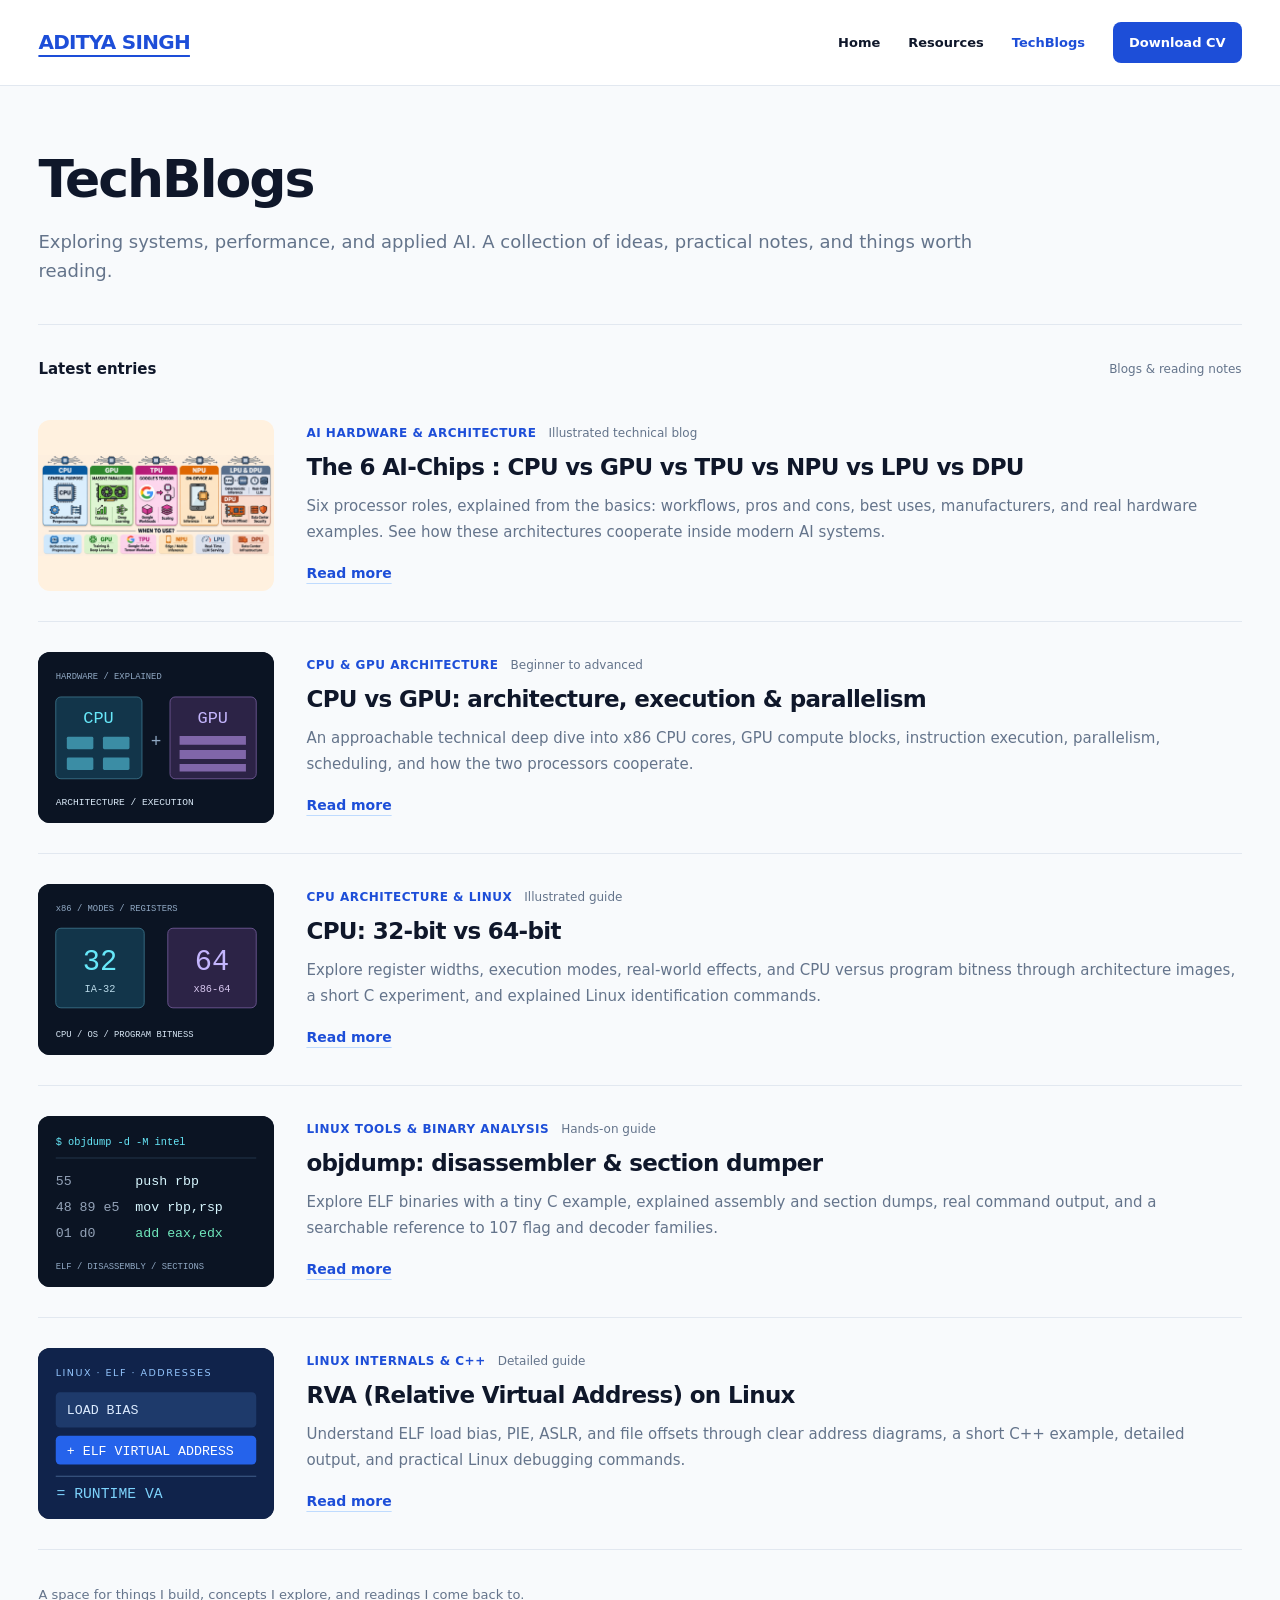
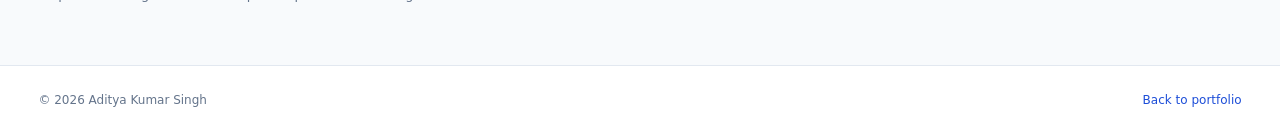
<file: techblogs.html>
<!DOCTYPE html>
<html lang="en">
<head>
<meta charset="UTF-8">
<meta name="viewport" content="width=device-width, initial-scale=1.0">
<title>TechBlogs | Aditya Kumar Singh</title>
<meta name="description" content="Technical blogs, engineering notes, and readings by Aditya Kumar Singh.">
<style>
:root{--blue:#1d4ed8;--ink:#0f172a;--muted:#64748b;--line:#e2e8f0}*{box-sizing:border-box}body{margin:0;background:#f8fafc;color:var(--ink);font:16px/1.65 system-ui,-apple-system,BlinkMacSystemFont,"Segoe UI",sans-serif}a{color:inherit;text-decoration:none}a:focus-visible,button:focus-visible{outline:3px solid #60a5fa;outline-offset:5px}nav{background:rgba(255,255,255,.96);border-bottom:1px solid var(--line)}.nav-inner{width:94%;max-width:1800px;margin:auto;padding:22px 0;display:flex;justify-content:space-between;align-items:center;gap:24px}.brand{font-size:20px;font-weight:800;letter-spacing:-.7px;color:var(--blue);text-decoration:underline;text-underline-offset:6px}.nav-links{display:flex;align-items:center;gap:28px;font-size:13px;font-weight:700}.nav-links a:hover{color:var(--blue)}.active{color:var(--blue)}.cv{background:var(--blue);color:white!important;padding:10px 16px;border-radius:8px}.wrap{width:94%;max-width:1800px;margin:auto;padding:0}.intro{padding:64px 0 38px;border-bottom:1px solid var(--line)}.eyebrow{font-size:12px;font-weight:800;letter-spacing:2px;color:var(--blue);text-transform:uppercase;margin:0 0 12px}h1{font-size:clamp(36px,5vw,52px);letter-spacing:-2px;line-height:1.12;margin:0 0 18px}.intro-text{color:#64748b;font-size:18px;max-width:1000px;margin:0}.list-heading{display:flex;align-items:center;justify-content:space-between;margin-top:32px;padding-bottom:8px}.list-heading h2{font-size:15px;margin:0;font-weight:700}.sample-label{font-size:12px;color:var(--muted)}.post{display:grid;grid-template-columns:236px 1fr;gap:32px;align-items:center;padding:30px 0;border-bottom:1px solid var(--line)}.thumbnail{display:block;overflow:hidden;border-radius:12px;aspect-ratio:1.38;background:#0f172a}.thumbnail svg{display:block;width:100%;height:100%;transition:transform .25s}.thumbnail:hover svg{transform:scale(1.04)}.meta{display:flex;align-items:center;gap:12px;margin-bottom:9px;color:var(--muted);font-size:12px}.tag{color:var(--blue);font-weight:750;letter-spacing:.5px;text-transform:uppercase}.post h3{font-size:23px;line-height:1.3;letter-spacing:-.65px;margin:0 0 10px;font-weight:750}.post h3 a:hover{color:var(--blue)}.abstract{color:#64748b;margin:0 0 15px;font-size:15px;line-height:1.75;max-width:1100px}.read-more{font-size:14px;color:var(--blue);font-weight:750;display:inline-block;text-decoration:underline;text-underline-offset:5px;text-decoration-color:#bfdbfe}.read-more:hover{text-decoration-color:var(--blue)}.bottom-note{margin:34px 0 60px;color:var(--muted);font-size:13px}footer{background:white;border-top:1px solid var(--line)}.footer-inner{width:94%;max-width:1800px;margin:auto;padding:25px 0;display:flex;justify-content:space-between;gap:16px;color:var(--muted);font-size:12px}.footer-inner a{color:var(--blue)}@media(max-width:700px){.nav-inner{width:100%;align-items:flex-start;padding:19px 20px;flex-direction:column;gap:16px}.nav-links{gap:20px;flex-wrap:wrap;font-size:12px}.wrap{width:100%;padding:0 20px}.intro{padding-top:40px}.post{grid-template-columns:116px minmax(0,1fr);gap:18px;align-items:start;padding:26px 0}.thumbnail{aspect-ratio:1}.post h3{font-size:19px}.abstract{font-size:14px}.meta{flex-wrap:wrap;gap:3px 10px}.footer-inner{width:100%;padding:24px 20px;flex-direction:column}.sample-label{font-size:11px}}@media(prefers-reduced-motion:reduce){.thumbnail svg{transition:none}}
</style>
</head>
<body>
<nav aria-label="Main navigation"><div class="nav-inner"><a class="brand" href="index.html">ADITYA SINGH</a><div class="nav-links"><a href="index.html">Home</a><a href="studyresources.html">Resources</a><a class="active" aria-current="page" href="techblogs.html">TechBlogs</a><a class="cv" href="Aditya_Singh_Resume.pdf" target="_blank" rel="noopener noreferrer">Download CV</a></div></div></nav>
<main class="wrap">
<header class="intro"><h1>TechBlogs</h1><p class="intro-text">Exploring systems, performance, and applied AI. A collection of ideas, practical notes, and things worth reading.</p></header>
<section aria-labelledby="latest-heading"><div class="list-heading"><h2 id="latest-heading">Latest entries</h2><span class="sample-label">Blogs &amp; reading notes</span></div>
<!-- To add a blog: create techblogs/your-blog.html, duplicate an article below, and update its image, title, abstract, and all three href values to techblogs/your-blog.html. On article pages, link back with ../techblogs.html. Links open in this same tab. -->
<article class="post"><a class="thumbnail" href="techblogs/the-6-ai-chips.html" aria-label="Read The 6 AI-Chips: CPU vs GPU vs TPU vs NPU vs LPU vs DPU"><img src="techblogs/assets/ai-chips-infographic.png" alt="Six AI processor roles: CPU, GPU, TPU, NPU, LPU, and DPU" width="1920" height="819" style="display:block;width:100%;height:100%;object-fit:contain;background:#fff1df"></a><div><div class="meta"><span class="tag">AI hardware &amp; architecture</span><span>Illustrated technical blog</span></div><h3><a href="techblogs/the-6-ai-chips.html">The 6 AI-Chips : CPU vs GPU vs TPU vs NPU vs LPU vs DPU</a></h3><p class="abstract">Six processor roles, explained from the basics: workflows, pros and cons, best uses, manufacturers, and real hardware examples. See how these architectures cooperate inside modern AI systems.</p><a class="read-more" href="techblogs/the-6-ai-chips.html">Read more</a></div></article>
<article class="post"><a class="thumbnail" href="techblogs/cpu-vs-gpu.html" aria-label="Read CPU vs GPU: architecture, execution &amp; parallelism"><svg xmlns="http://www.w3.org/2000/svg" viewBox="0 0 320 232" role="img" aria-labelledby="cpu-gpu-thumb-title"><title id="cpu-gpu-thumb-title">CPU plus GPU: understand your next computer</title><rect width="320" height="232" fill="#0b1423"/><text x="24" y="36" font-family="Consolas,monospace" font-size="12" fill="#91a9c4">HARDWARE / EXPLAINED</text><rect x="24" y="61" width="117" height="111" rx="7" fill="#12354a" stroke="#438098"/><text x="82" y="97" text-anchor="middle" font-family="Consolas,monospace" font-size="23" fill="#67e8f9">CPU</text><g fill="#3b8da5"><rect x="39" y="115" width="36" height="17" rx="2"/><rect x="88" y="115" width="36" height="17" rx="2"/><rect x="39" y="143" width="36" height="17" rx="2"/><rect x="88" y="143" width="36" height="17" rx="2"/></g><text x="160" y="129" text-anchor="middle" font-family="Consolas,monospace" font-size="24" fill="#91a9c4">+</text><rect x="179" y="61" width="117" height="111" rx="7" fill="#2c2346" stroke="#8066a9"/><text x="237" y="97" text-anchor="middle" font-family="Consolas,monospace" font-size="23" fill="#c4b5fd">GPU</text><g fill="#8066a9"><path d="M192 114h90v12h-90zM192 133h90v12h-90zM192 152h90v10h-90z"/></g><text x="24" y="208" font-family="Consolas,monospace" font-size="13" fill="#d8e7f5">ARCHITECTURE / EXECUTION</text></svg></a><div><div class="meta"><span class="tag">CPU &amp; GPU architecture</span><span>Beginner to advanced</span></div><h3><a href="techblogs/cpu-vs-gpu.html">CPU vs GPU: architecture, execution &amp; parallelism</a></h3><p class="abstract">An approachable technical deep dive into x86 CPU cores, GPU compute blocks, instruction execution, parallelism, scheduling, and how the two processors cooperate.</p><a class="read-more" href="techblogs/cpu-vs-gpu.html">Read more</a></div></article>
<article class="post"><a class="thumbnail" href="techblogs/cpu-32-bit-vs-64-bit.html" aria-label="Read CPU: 32-bit vs 64-bit"><svg xmlns="http://www.w3.org/2000/svg" viewBox="0 0 320 232" role="img" aria-labelledby="bits-thumb-title"><title id="bits-thumb-title">32-bit and 64-bit CPU architectural widths</title><rect width="320" height="232" fill="#0b1423"/><text x="24" y="36" font-family="Consolas,monospace" font-size="12" fill="#91a9c4">x86 / MODES / REGISTERS</text><rect x="24" y="60" width="120" height="108" rx="7" fill="#12354a" stroke="#438098"/><rect x="176" y="60" width="120" height="108" rx="7" fill="#2c2346" stroke="#8066a9"/><text x="84" y="116" text-anchor="middle" font-family="Consolas,monospace" font-size="39" fill="#67e8f9">32</text><text x="236" y="116" text-anchor="middle" font-family="Consolas,monospace" font-size="39" fill="#c4b5fd">64</text><text x="84" y="147" text-anchor="middle" font-family="Consolas,monospace" font-size="14" fill="#b8d8e7">IA-32</text><text x="236" y="147" text-anchor="middle" font-family="Consolas,monospace" font-size="14" fill="#d5c5ed">x86-64</text><text x="24" y="207" font-family="Consolas,monospace" font-size="12" fill="#d8e7f5">CPU / OS / PROGRAM BITNESS</text></svg></a><div><div class="meta"><span class="tag">CPU architecture &amp; Linux</span><span>Illustrated guide</span></div><h3><a href="techblogs/cpu-32-bit-vs-64-bit.html">CPU: 32-bit vs 64-bit</a></h3><p class="abstract">Explore register widths, execution modes, real-world effects, and CPU versus program bitness through architecture images, a short C experiment, and explained Linux identification commands.</p><a class="read-more" href="techblogs/cpu-32-bit-vs-64-bit.html">Read more</a></div></article>

<article class="post"><a class="thumbnail" href="techblogs/objdump-disassembler-section-dumper.html" aria-label="Read objdump: disassembler and section dumper"><svg xmlns="http://www.w3.org/2000/svg" viewBox="0 0 320 232" role="img" aria-labelledby="objdump-thumb-title"><title id="objdump-thumb-title">objdump turns ELF bytes into readable assembly</title><rect width="320" height="232" fill="#0b1423"/><text x="24" y="39" font-family="Consolas,monospace" font-size="14" fill="#67e8f9">$ objdump -d -M intel</text><path d="M24 57H296" stroke="#294159"/><g font-family="Consolas,monospace" font-size="18"><text x="24" y="94" fill="#94a3b8">55</text><text x="132" y="94" fill="#d8f7ff">push rbp</text><text x="24" y="129" fill="#94a3b8">48 89 e5</text><text x="132" y="129" fill="#d8f7ff">mov rbp,rsp</text><text x="24" y="164" fill="#94a3b8">01 d0</text><text x="132" y="164" fill="#70e7bc">add eax,edx</text></g><text x="24" y="208" font-family="Consolas,monospace" font-size="12" fill="#91a9c4">ELF / DISASSEMBLY / SECTIONS</text></svg></a><div><div class="meta"><span class="tag">Linux tools &amp; binary analysis</span><span>Hands-on guide</span></div><h3><a href="techblogs/objdump-disassembler-section-dumper.html">objdump: disassembler &amp; section dumper</a></h3><p class="abstract">Explore ELF binaries with a tiny C example, explained assembly and section dumps, real command output, and a searchable reference to 107 flag and decoder families.</p><a class="read-more" href="techblogs/objdump-disassembler-section-dumper.html">Read more</a></div></article>
<article class="post"><a class="thumbnail" href="techblogs/rva-relative-virtual-address.html" aria-label="Read RVA (Relative Virtual Address) on Linux"><svg xmlns="http://www.w3.org/2000/svg" viewBox="0 0 320 232" role="img" aria-labelledby="rva-thumb-title"><title id="rva-thumb-title">Linux ELF: load bias plus ELF virtual address</title><rect width="320" height="232" fill="#10234b"/><text x="24" y="38" font-family="system-ui,sans-serif" font-size="13" fill="#93c5fd" letter-spacing="2">LINUX · ELF · ADDRESSES</text><rect x="24" y="60" width="272" height="48" rx="6" fill="#1e3a6b"/><text x="39" y="90" font-family="Consolas,monospace" font-size="18" fill="#dbeafe">LOAD BIAS</text><rect x="24" y="119" width="272" height="39" rx="6" fill="#2563eb"/><text x="39" y="145" font-family="Consolas,monospace" font-size="18" fill="#fff">+ ELF VIRTUAL ADDRESS</text><path d="M24 174H296" stroke="#5273a0"/><text x="25" y="204" font-family="Consolas,monospace" font-size="20" fill="#7dd3fc">= RUNTIME VA</text></svg></a><div><div class="meta"><span class="tag">Linux internals &amp; C++</span><span>Detailed guide</span></div><h3><a href="techblogs/rva-relative-virtual-address.html">RVA (Relative Virtual Address) on Linux</a></h3><p class="abstract">Understand ELF load bias, PIE, ASLR, and file offsets through clear address diagrams, a short C++ example, detailed output, and practical Linux debugging commands.</p><a class="read-more" href="techblogs/rva-relative-virtual-address.html">Read more</a></div></article>



</section><p class="bottom-note">A space for things I build, concepts I explore, and readings I come back to.</p>
</main><footer><div class="footer-inner"><span>&copy; 2026 Aditya Kumar Singh</span><a href="index.html">Back to portfolio</a></div></footer>
</body></html>
</file>
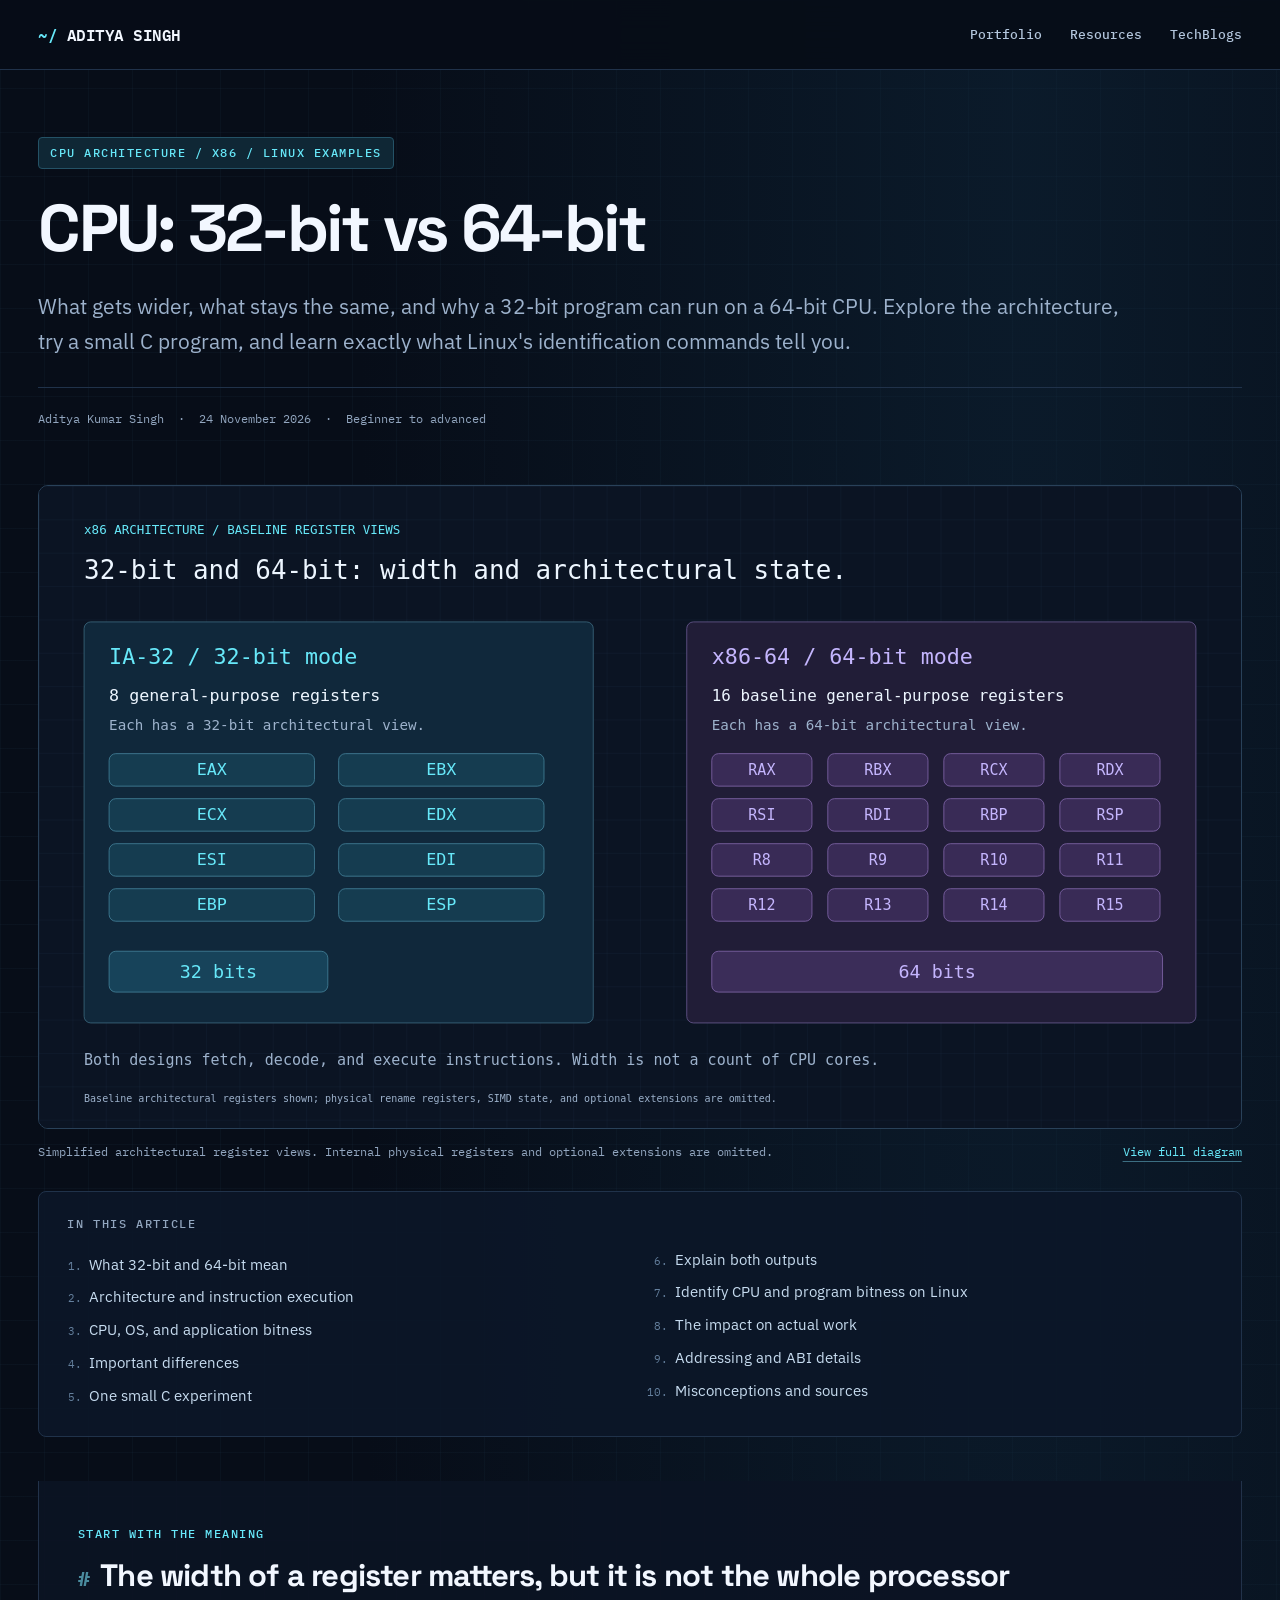
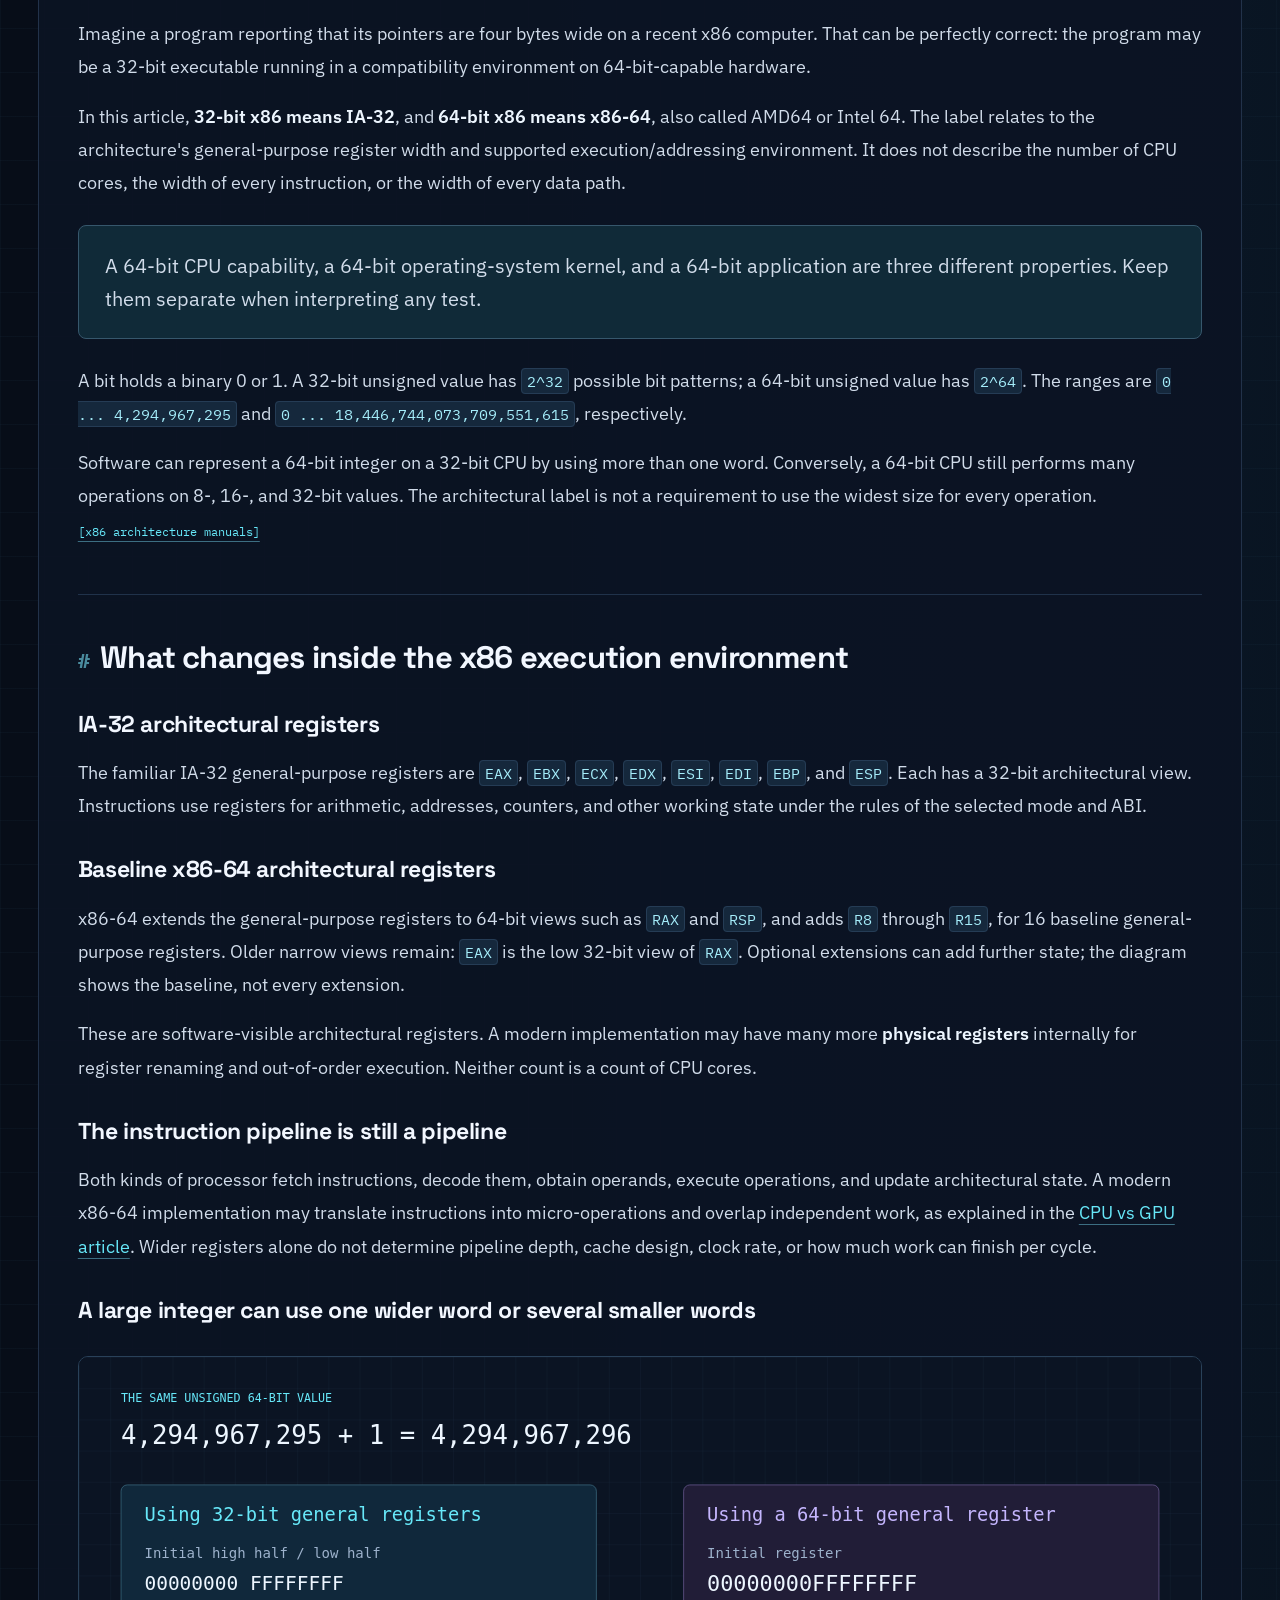
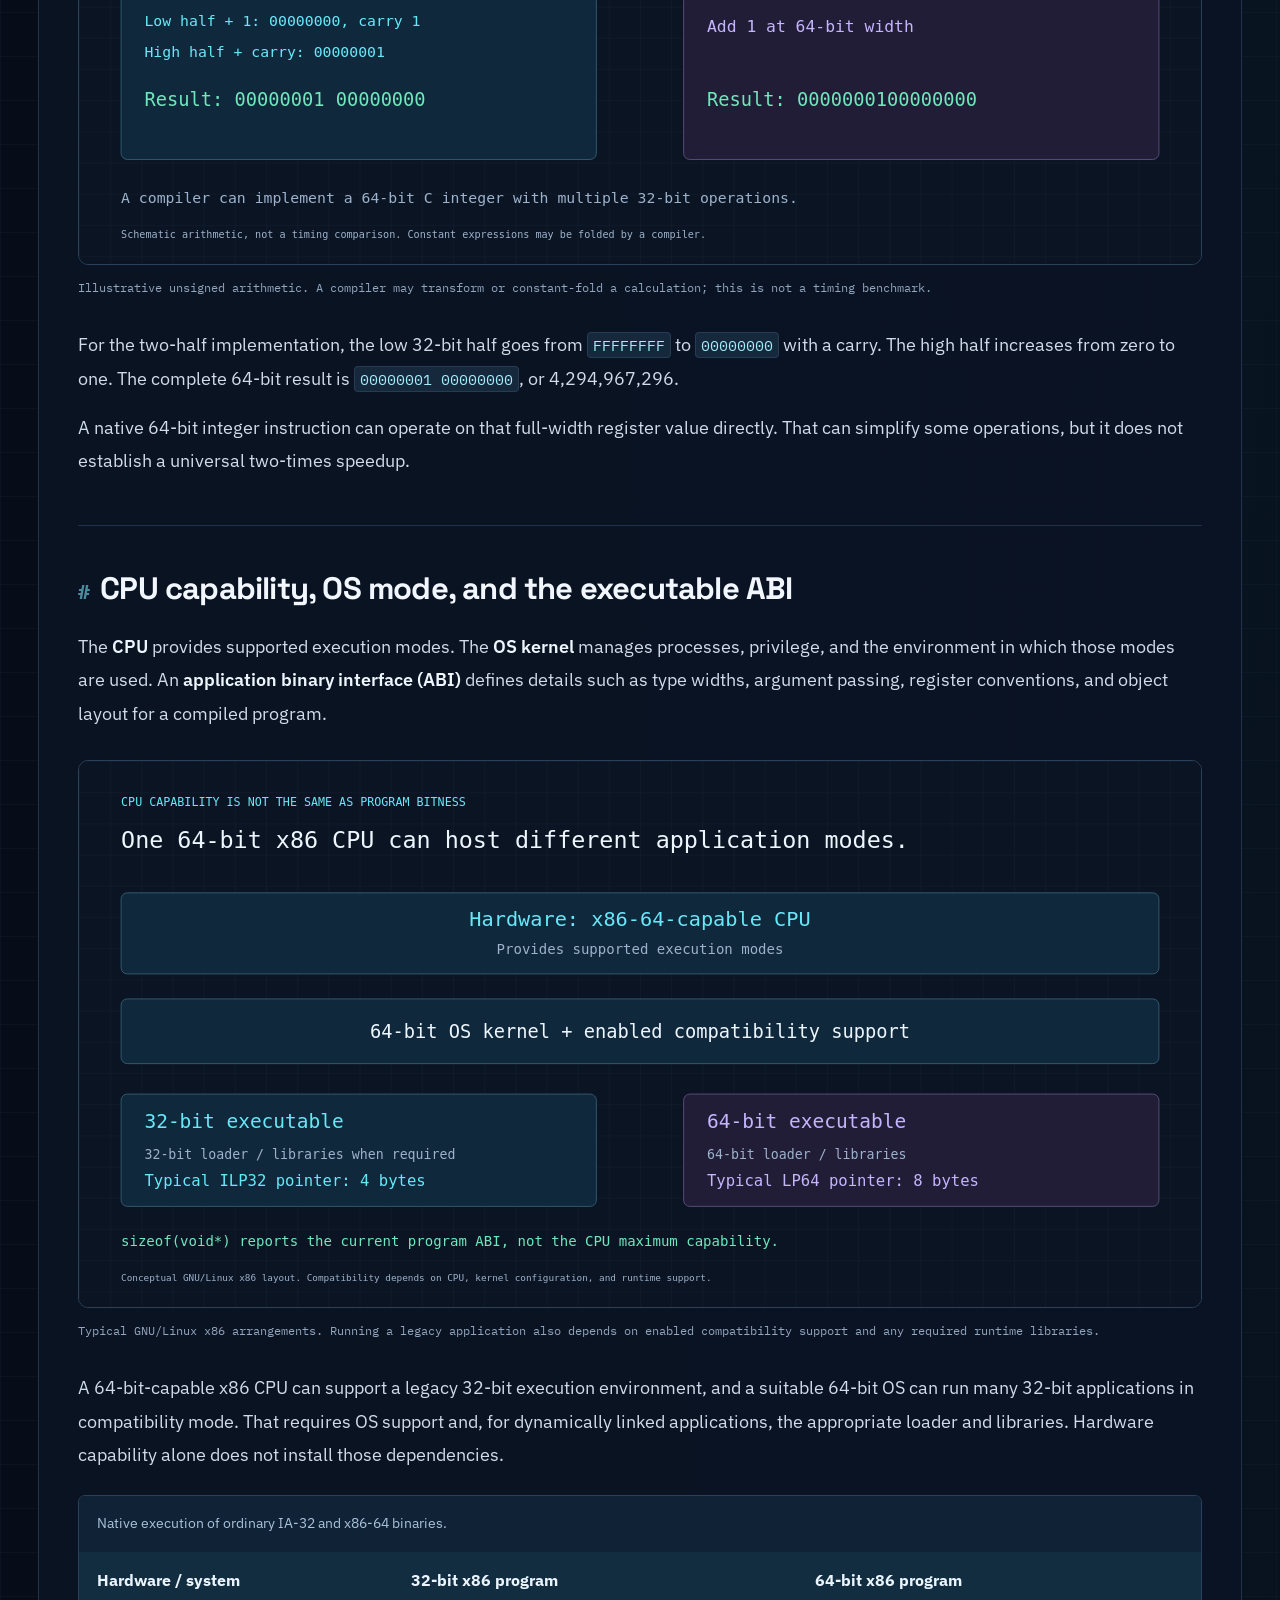
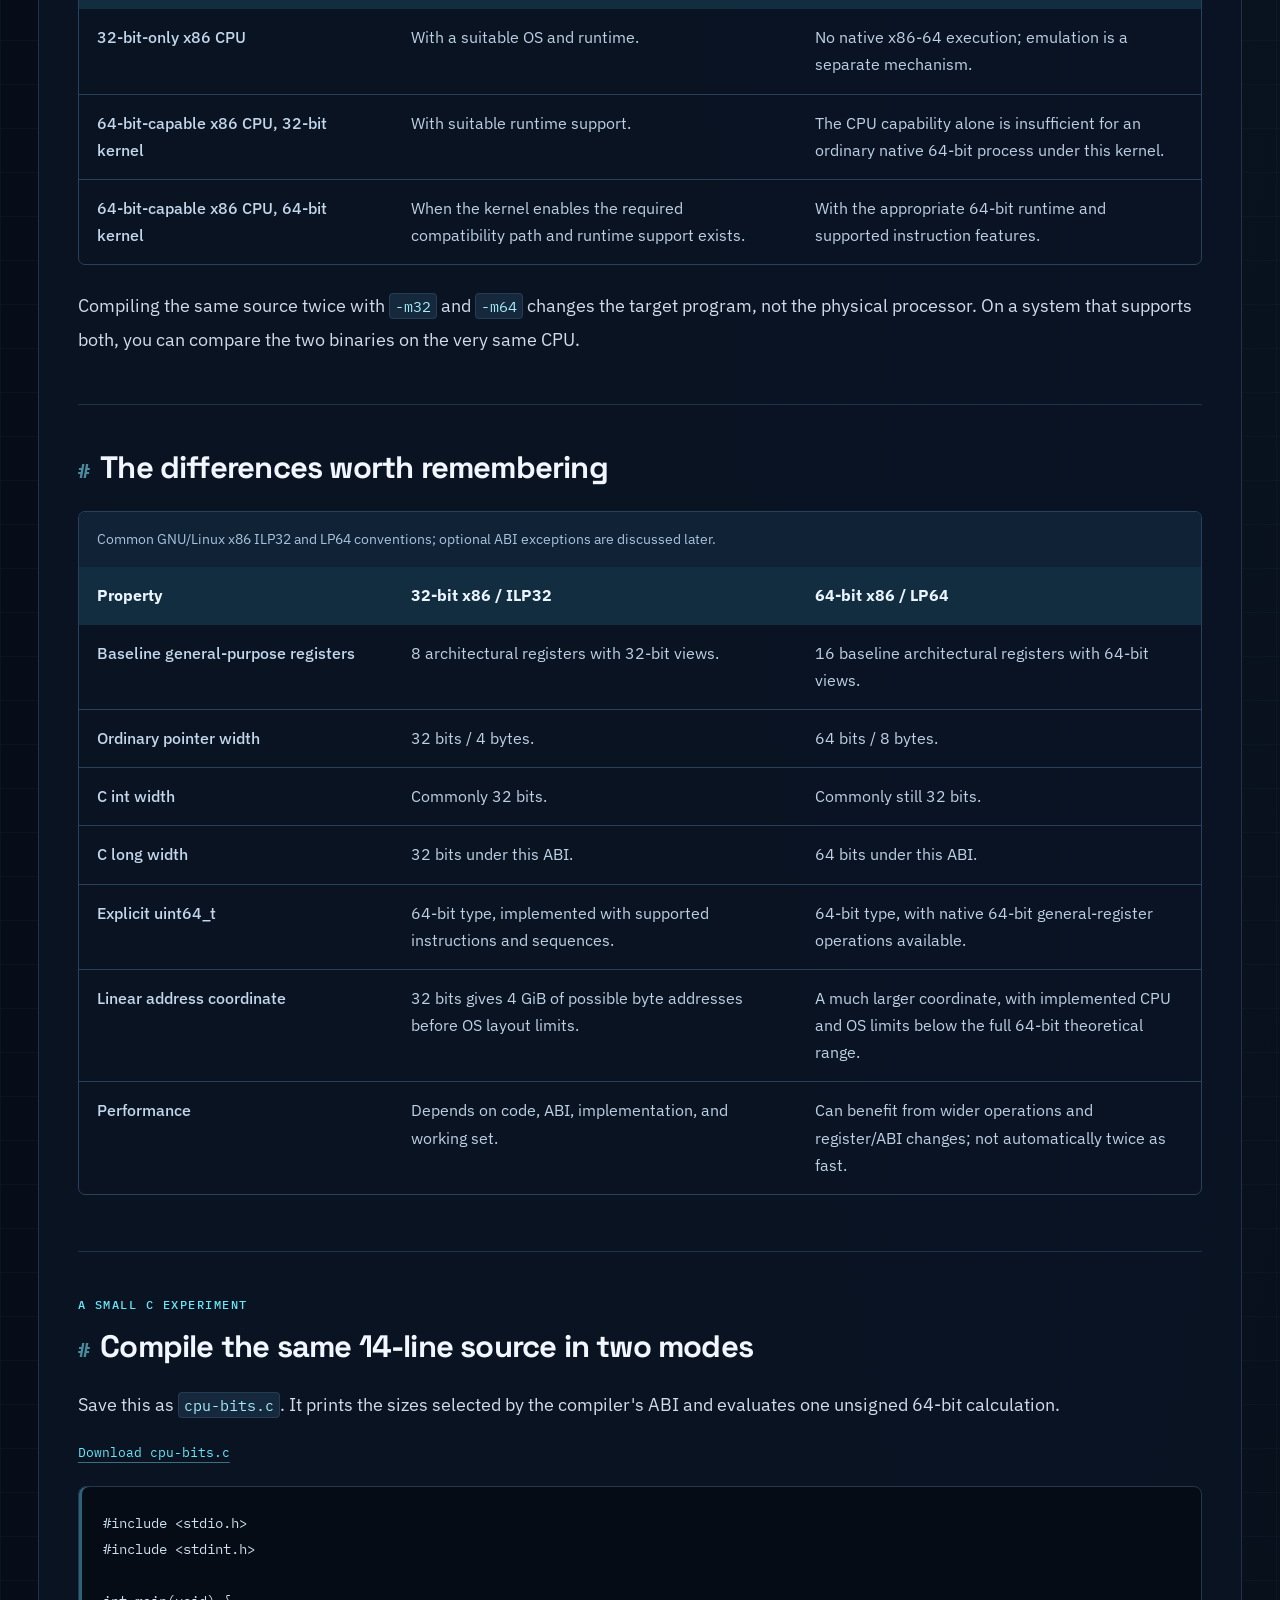
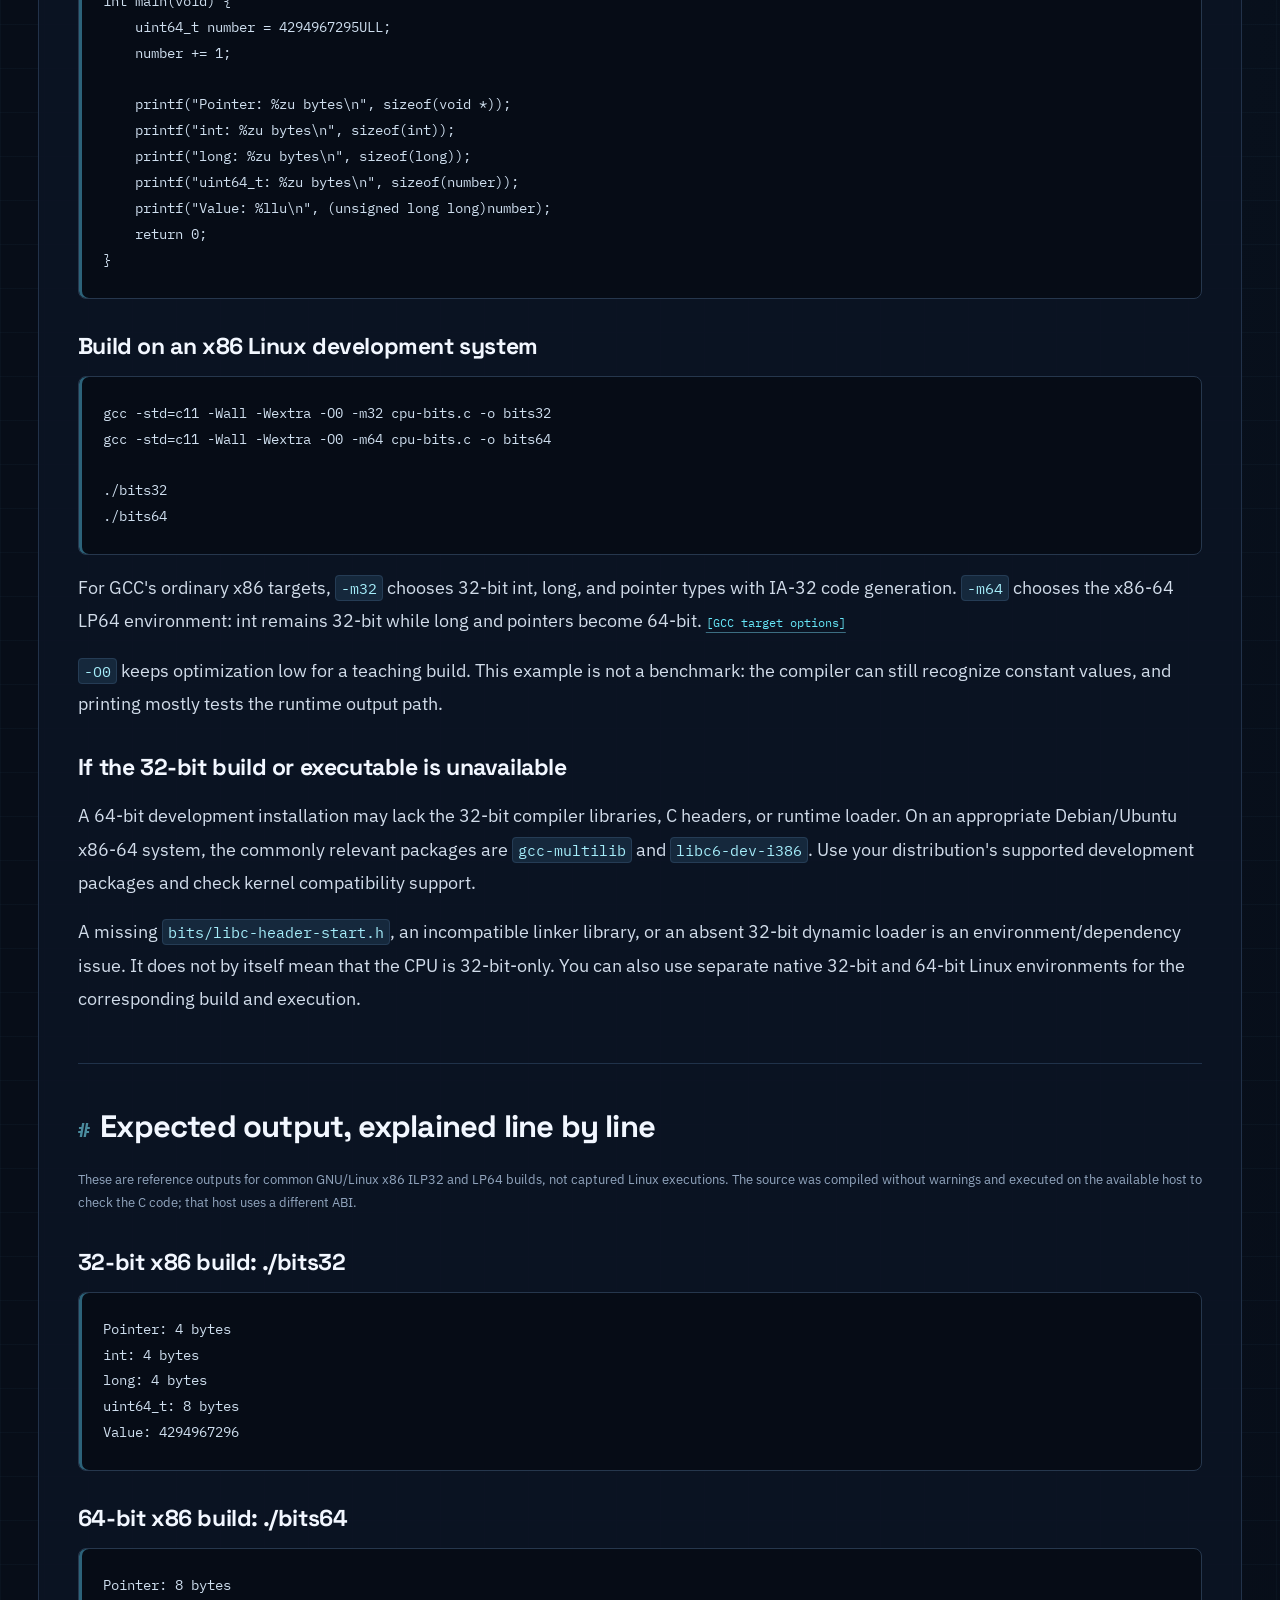
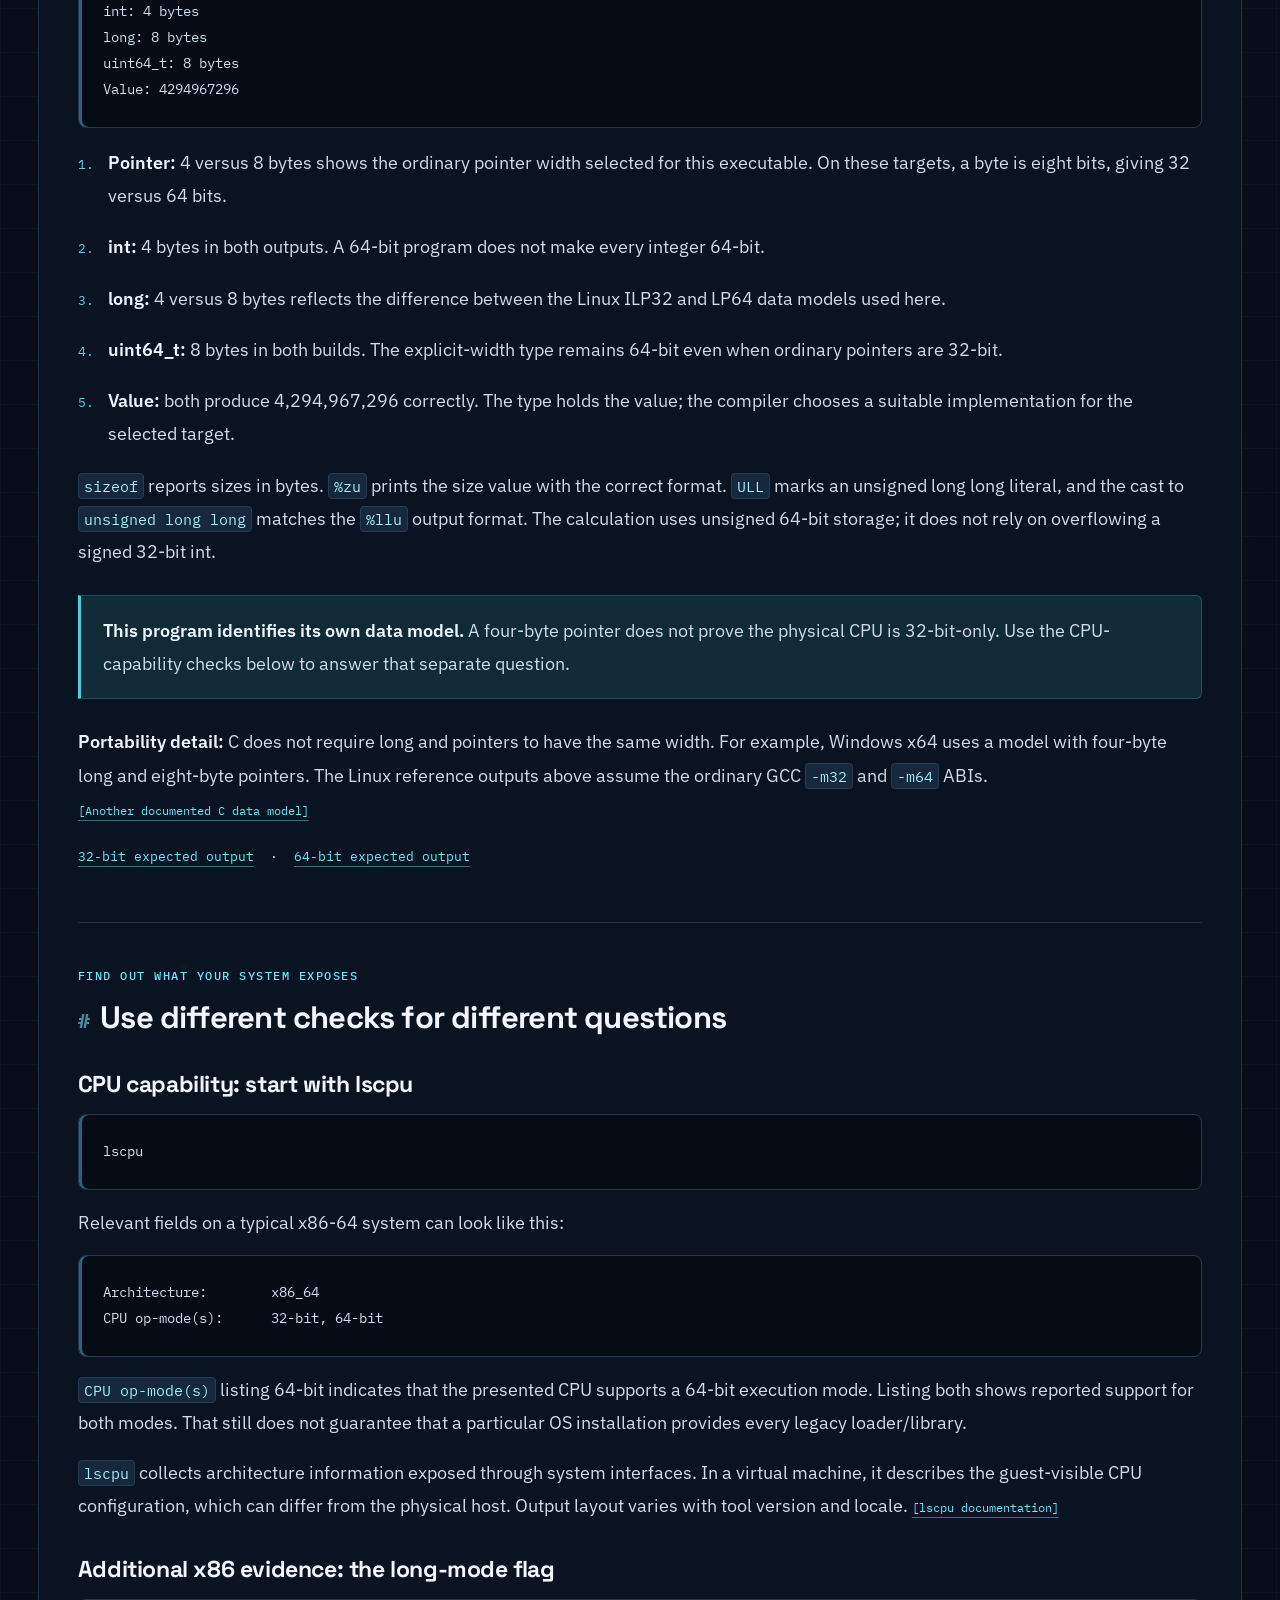
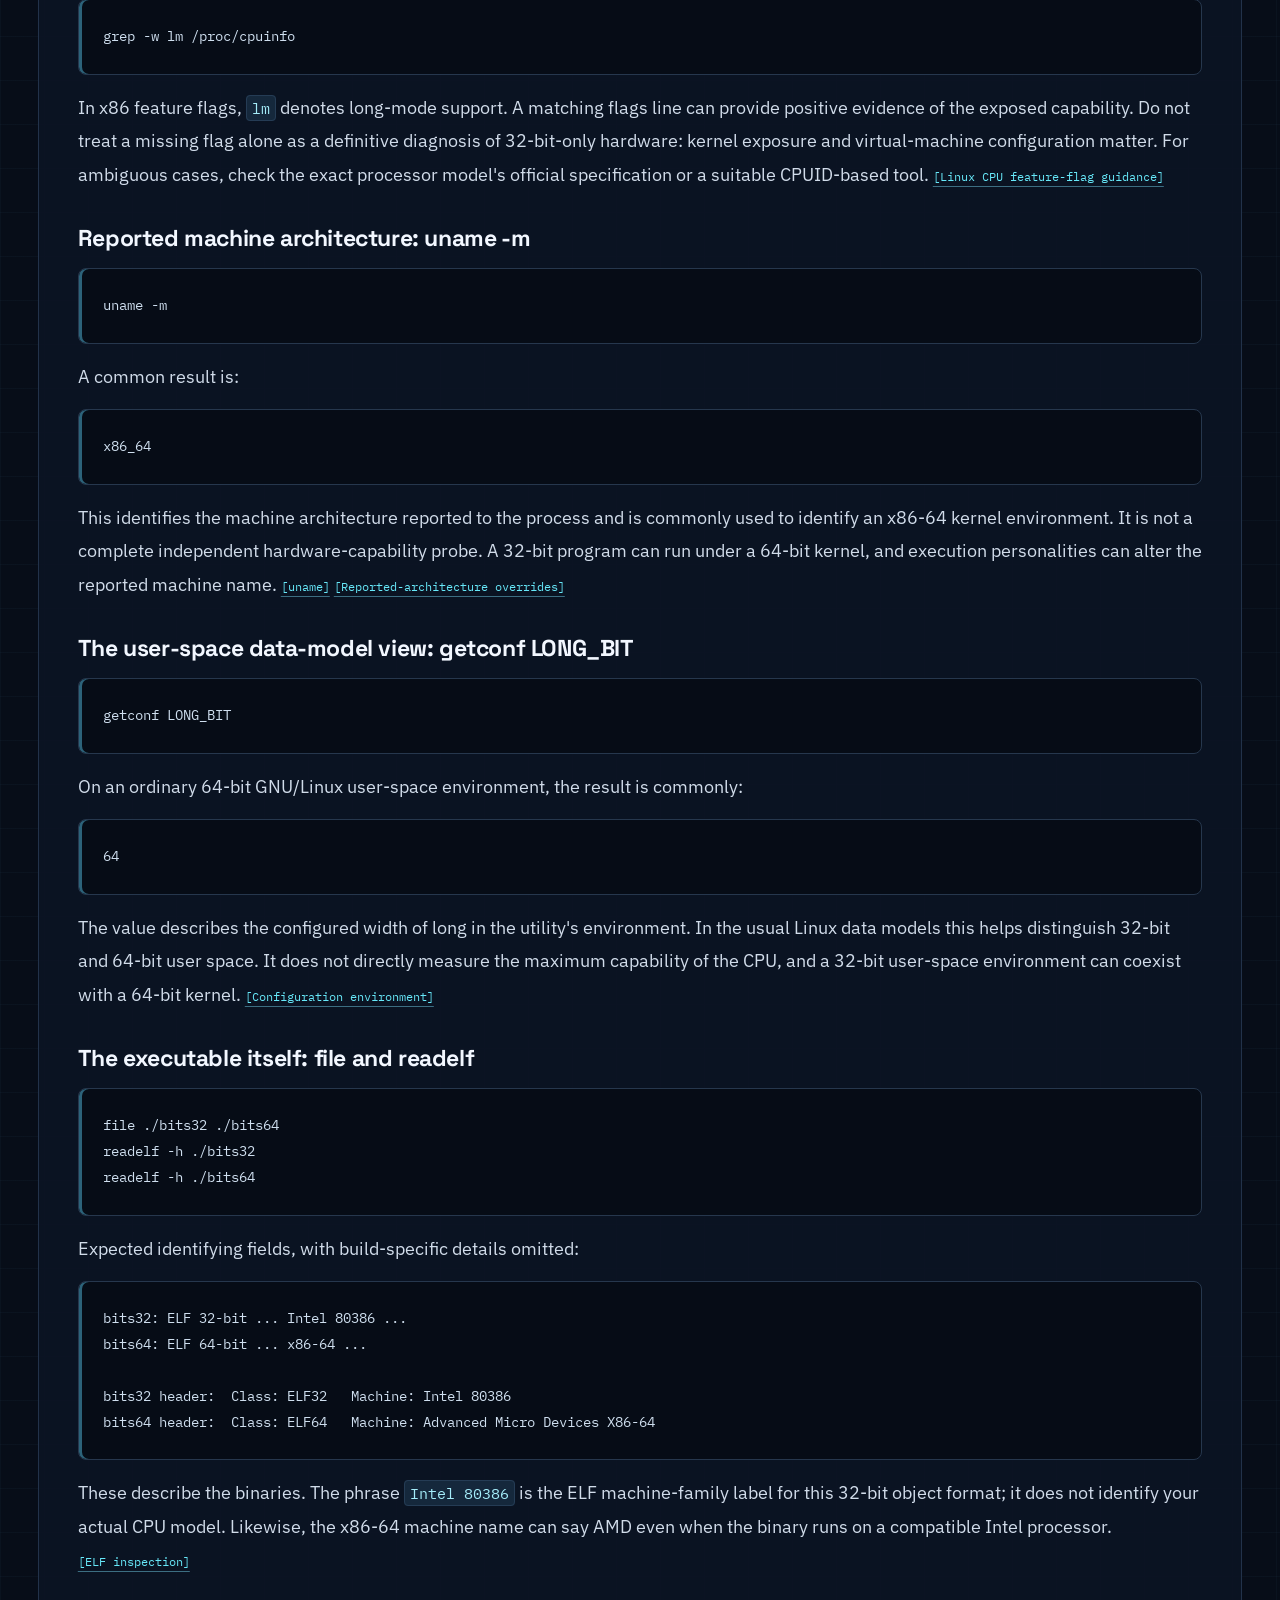
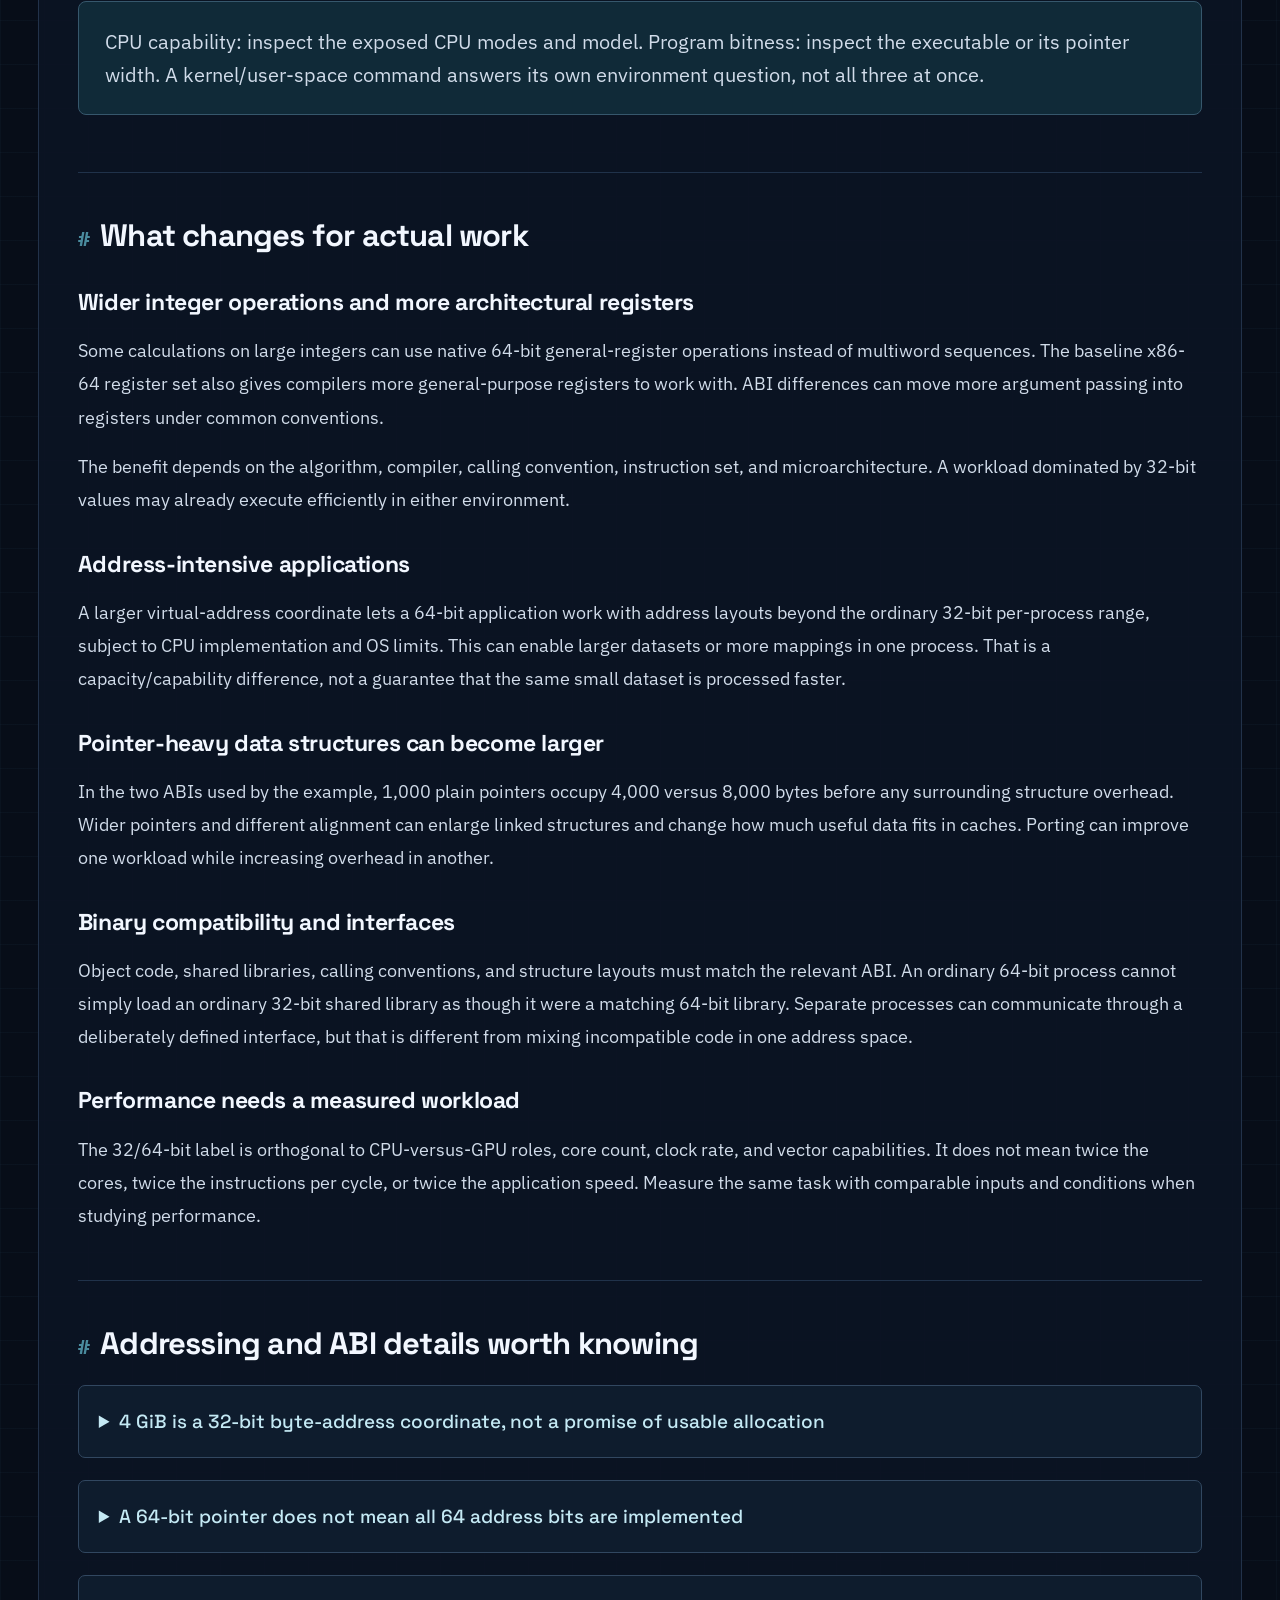
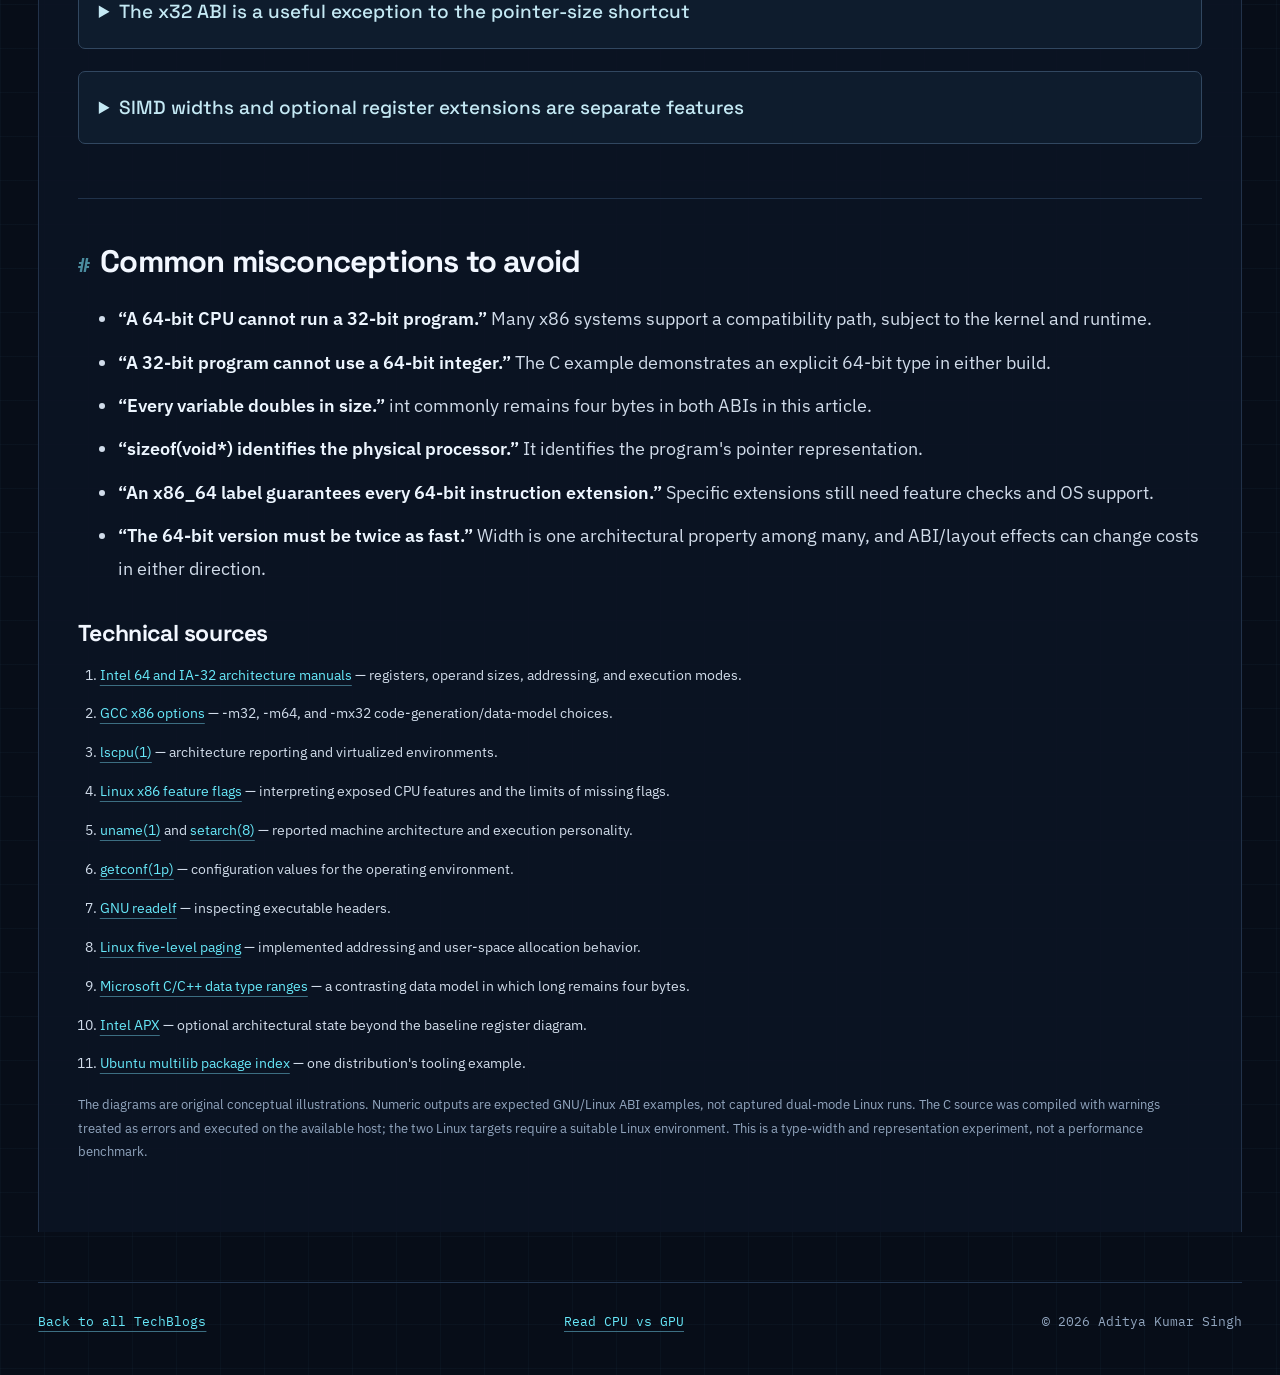
<file: techblogs/cpu-32-bit-vs-64-bit.html>
<!DOCTYPE html>
<html lang="en"><head><meta charset="UTF-8"><meta name="viewport" content="width=device-width, initial-scale=1.0">
<title>CPU: 32-bit vs 64-bit | Aditya Kumar Singh</title>
<meta name="description" content="A technical introduction to 32-bit and 64-bit x86 CPUs: architecture diagrams, registers, execution modes, a small C example, Linux detection commands, compatibility, and effects on real work.">
<link rel="stylesheet" href="assets/article.css?v=20261124-wide"><link rel="stylesheet" href="assets/cpu-gpu.css"></head><body>
<a class="skip" href="#article-content">Skip to article</a>
<nav aria-label="Main navigation"><div class="nav-inner"><a class="brand" href="../index.html">ADITYA SINGH</a><div class="nav-links"><a href="../index.html">Portfolio</a><a href="../studyresources.html">Resources</a><a href="../techblogs.html">TechBlogs</a></div></div></nav>
<main class="page" id="article-content"><article>
<header class="hero"><span class="eyebrow">CPU architecture / x86 / Linux examples</span><h1>CPU: 32-bit vs 64-bit</h1><p class="standfirst">What gets wider, what stays the same, and why a 32-bit program can run on a 64-bit CPU. Explore the architecture, try a small C program, and learn exactly what Linux's identification commands tell you.</p><p class="byline">Aditya Kumar Singh &nbsp;·&nbsp; <time datetime="2026-11-24">24 November 2026</time> &nbsp;·&nbsp; Beginner to advanced</p></header>
<figure class="hero-visual"><a href="assets/cpu-32-vs-64-architecture.svg" aria-label="View full-size 32-bit and 64-bit CPU architecture"><img class="hero-image" src="assets/cpu-32-vs-64-architecture.svg" width="1440" height="770" alt="Baseline IA-32 exposes eight 32-bit general-purpose registers; baseline x86-64 exposes sixteen 64-bit general-purpose registers. These are architectural registers, not CPU cores."></a><figcaption><span>Simplified architectural register views. Internal physical registers and optional extensions are omitted.</span><a href="assets/cpu-32-vs-64-architecture.svg">View full diagram</a></figcaption></figure>
<aside class="toc" aria-labelledby="contents"><h2 id="contents">In this article</h2><ol><li><a href="#meaning">What 32-bit and 64-bit mean</a></li><li><a href="#architecture">Architecture and instruction execution</a></li><li><a href="#layers">CPU, OS, and application bitness</a></li><li><a href="#differences">Important differences</a></li><li><a href="#example">One small C experiment</a></li><li><a href="#output">Explain both outputs</a></li><li><a href="#detect">Identify CPU and program bitness on Linux</a></li><li><a href="#impact">The impact on actual work</a></li><li><a href="#details">Addressing and ABI details</a></li><li><a href="#references">Misconceptions and sources</a></li></ol></aside>
<div class="body">
<section id="meaning"><span class="level">Start with the meaning</span><h2>The width of a register matters, but it is not the whole processor</h2><p>Imagine a program reporting that its pointers are four bytes wide on a recent x86 computer. That can be perfectly correct: the program may be a 32-bit executable running in a compatibility environment on 64-bit-capable hardware.</p><p>In this article, <strong>32-bit x86 means IA-32</strong>, and <strong>64-bit x86 means x86-64</strong>, also called AMD64 or Intel 64. The label relates to the architecture's general-purpose register width and supported execution/addressing environment. It does not describe the number of CPU cores, the width of every instruction, or the width of every data path.</p><div class="takeaway"><p>A 64-bit CPU capability, a 64-bit operating-system kernel, and a 64-bit application are three different properties. Keep them separate when interpreting any test.</p></div><p>A bit holds a binary 0 or 1. A 32-bit unsigned value has <code>2^32</code> possible bit patterns; a 64-bit unsigned value has <code>2^64</code>. The ranges are <code>0 ... 4,294,967,295</code> and <code>0 ... 18,446,744,073,709,551,615</code>, respectively.</p><p>Software can represent a 64-bit integer on a 32-bit CPU by using more than one word. Conversely, a 64-bit CPU still performs many operations on 8-, 16-, and 32-bit values. The architectural label is not a requirement to use the widest size for every operation. <a class="ref" href="https://www.intel.com/content/www/us/en/developer/articles/technical/intel-sdm.html">[x86 architecture manuals]</a></p></section>
<section id="architecture"><h2>What changes inside the x86 execution environment</h2><h3>IA-32 architectural registers</h3><p>The familiar IA-32 general-purpose registers are <code>EAX</code>, <code>EBX</code>, <code>ECX</code>, <code>EDX</code>, <code>ESI</code>, <code>EDI</code>, <code>EBP</code>, and <code>ESP</code>. Each has a 32-bit architectural view. Instructions use registers for arithmetic, addresses, counters, and other working state under the rules of the selected mode and ABI.</p><h3>Baseline x86-64 architectural registers</h3><p>x86-64 extends the general-purpose registers to 64-bit views such as <code>RAX</code> and <code>RSP</code>, and adds <code>R8</code> through <code>R15</code>, for 16 baseline general-purpose registers. Older narrow views remain: <code>EAX</code> is the low 32-bit view of <code>RAX</code>. Optional extensions can add further state; the diagram shows the baseline, not every extension.</p><p>These are software-visible architectural registers. A modern implementation may have many more <strong>physical registers</strong> internally for register renaming and out-of-order execution. Neither count is a count of CPU cores.</p><h3>The instruction pipeline is still a pipeline</h3><p>Both kinds of processor fetch instructions, decode them, obtain operands, execute operations, and update architectural state. A modern x86-64 implementation may translate instructions into micro-operations and overlap independent work, as explained in the <a href="cpu-vs-gpu.html">CPU vs GPU article</a>. Wider registers alone do not determine pipeline depth, cache design, clock rate, or how much work can finish per cycle.</p>
<h3>A large integer can use one wider word or several smaller words</h3><figure class="figure"><a href="assets/cpu-bits-arithmetic.svg" aria-label="View the 32-bit multiword and 64-bit arithmetic diagram"><img class="hero-image" loading="lazy" src="assets/cpu-bits-arithmetic.svg" width="1440" height="650" alt="Adding one to hexadecimal FFFFFFFF produces 0000000100000000. A 32-bit implementation can propagate carry between two halves, while a 64-bit register represents the whole value."></a><figcaption>Illustrative unsigned arithmetic. A compiler may transform or constant-fold a calculation; this is not a timing benchmark.</figcaption></figure><p>For the two-half implementation, the low 32-bit half goes from <code>FFFFFFFF</code> to <code>00000000</code> with a carry. The high half increases from zero to one. The complete 64-bit result is <code>00000001 00000000</code>, or 4,294,967,296.</p><p>A native 64-bit integer instruction can operate on that full-width register value directly. That can simplify some operations, but it does not establish a universal two-times speedup.</p></section>
<section id="layers"><h2>CPU capability, OS mode, and the executable ABI</h2><p>The <strong>CPU</strong> provides supported execution modes. The <strong>OS kernel</strong> manages processes, privilege, and the environment in which those modes are used. An <strong>application binary interface (ABI)</strong> defines details such as type widths, argument passing, register conventions, and object layout for a compiled program.</p><figure class="figure"><a href="assets/cpu-bitness-layers.svg" aria-label="View CPU, OS, and application bitness layers"><img class="hero-image" loading="lazy" src="assets/cpu-bitness-layers.svg" width="1440" height="700" alt="A 64-bit x86 CPU and compatible 64-bit kernel may support both a 32-bit program with four-byte pointers and a 64-bit program with eight-byte pointers."></a><figcaption>Typical GNU/Linux x86 arrangements. Running a legacy application also depends on enabled compatibility support and any required runtime libraries.</figcaption></figure><p>A 64-bit-capable x86 CPU can support a legacy 32-bit execution environment, and a suitable 64-bit OS can run many 32-bit applications in compatibility mode. That requires OS support and, for dynamically linked applications, the appropriate loader and libraries. Hardware capability alone does not install those dependencies.</p><div class="comparison-wrap"><table class="comparison"><caption>Native execution of ordinary IA-32 and x86-64 binaries.</caption><thead><tr><th scope="col">Hardware / system</th><th scope="col">32-bit x86 program</th><th scope="col">64-bit x86 program</th></tr></thead><tbody><tr><th scope="row">32-bit-only x86 CPU</th><td>With a suitable OS and runtime.</td><td>No native x86-64 execution; emulation is a separate mechanism.</td></tr><tr><th scope="row">64-bit-capable x86 CPU, 32-bit kernel</th><td>With suitable runtime support.</td><td>The CPU capability alone is insufficient for an ordinary native 64-bit process under this kernel.</td></tr><tr><th scope="row">64-bit-capable x86 CPU, 64-bit kernel</th><td>When the kernel enables the required compatibility path and runtime support exists.</td><td>With the appropriate 64-bit runtime and supported instruction features.</td></tr></tbody></table></div><p>Compiling the same source twice with <code>-m32</code> and <code>-m64</code> changes the target program, not the physical processor. On a system that supports both, you can compare the two binaries on the very same CPU.</p></section>
<section id="differences"><h2>The differences worth remembering</h2><div class="comparison-wrap"><table class="comparison"><caption>Common GNU/Linux x86 ILP32 and LP64 conventions; optional ABI exceptions are discussed later.</caption><thead><tr><th scope="col">Property</th><th scope="col">32-bit x86 / ILP32</th><th scope="col">64-bit x86 / LP64</th></tr></thead><tbody><tr><th scope="row">Baseline general-purpose registers</th><td>8 architectural registers with 32-bit views.</td><td>16 baseline architectural registers with 64-bit views.</td></tr><tr><th scope="row">Ordinary pointer width</th><td>32 bits / 4 bytes.</td><td>64 bits / 8 bytes.</td></tr><tr><th scope="row">C int width</th><td>Commonly 32 bits.</td><td>Commonly still 32 bits.</td></tr><tr><th scope="row">C long width</th><td>32 bits under this ABI.</td><td>64 bits under this ABI.</td></tr><tr><th scope="row">Explicit uint64_t</th><td>64-bit type, implemented with supported instructions and sequences.</td><td>64-bit type, with native 64-bit general-register operations available.</td></tr><tr><th scope="row">Linear address coordinate</th><td>32 bits gives 4 GiB of possible byte addresses before OS layout limits.</td><td>A much larger coordinate, with implemented CPU and OS limits below the full 64-bit theoretical range.</td></tr><tr><th scope="row">Performance</th><td>Depends on code, ABI, implementation, and working set.</td><td>Can benefit from wider operations and register/ABI changes; not automatically twice as fast.</td></tr></tbody></table></div></section>
<section id="example"><span class="level">A small C experiment</span><h2>Compile the same 14-line source in two modes</h2><p>Save this as <code>cpu-bits.c</code>. It prints the sizes selected by the compiler's ABI and evaluates one unsigned 64-bit calculation.</p><p class="download"><a href="code/cpu-bits.c" download>Download cpu-bits.c</a></p><pre aria-label="Small C example comparing program bitness"><code>#include &lt;stdio.h&gt;
#include &lt;stdint.h&gt;

int main(void) {
    uint64_t number = 4294967295ULL;
    number += 1;

    printf(&quot;Pointer: %zu bytes\n&quot;, sizeof(void *));
    printf(&quot;int: %zu bytes\n&quot;, sizeof(int));
    printf(&quot;long: %zu bytes\n&quot;, sizeof(long));
    printf(&quot;uint64_t: %zu bytes\n&quot;, sizeof(number));
    printf(&quot;Value: %llu\n&quot;, (unsigned long long)number);
    return 0;
}
</code></pre><h3>Build on an x86 Linux development system</h3><pre><code>gcc -std=c11 -Wall -Wextra -O0 -m32 cpu-bits.c -o bits32
gcc -std=c11 -Wall -Wextra -O0 -m64 cpu-bits.c -o bits64

./bits32
./bits64</code></pre><p>For GCC's ordinary x86 targets, <code>-m32</code> chooses 32-bit int, long, and pointer types with IA-32 code generation. <code>-m64</code> chooses the x86-64 LP64 environment: int remains 32-bit while long and pointers become 64-bit. <a class="ref" href="https://gcc.gnu.org/onlinedocs/gcc/x86-Options.html">[GCC target options]</a></p><p><code>-O0</code> keeps optimization low for a teaching build. This example is not a benchmark: the compiler can still recognize constant values, and printing mostly tests the runtime output path.</p><h3>If the 32-bit build or executable is unavailable</h3><p>A 64-bit development installation may lack the 32-bit compiler libraries, C headers, or runtime loader. On an appropriate Debian/Ubuntu x86-64 system, the commonly relevant packages are <code>gcc-multilib</code> and <code>libc6-dev-i386</code>. Use your distribution's supported development packages and check kernel compatibility support.</p><p>A missing <code>bits/libc-header-start.h</code>, an incompatible linker library, or an absent 32-bit dynamic loader is an environment/dependency issue. It does not by itself mean that the CPU is 32-bit-only. You can also use separate native 32-bit and 64-bit Linux environments for the corresponding build and execution.</p></section>

<section id="output"><h2>Expected output, explained line by line</h2><p class="small">These are reference outputs for common GNU/Linux x86 ILP32 and LP64 builds, not captured Linux executions. The source was compiled without warnings and executed on the available host to check the C code; that host uses a different ABI.</p><h3>32-bit x86 build: ./bits32</h3><pre aria-label="Expected 32-bit Linux output"><code>Pointer: 4 bytes
int: 4 bytes
long: 4 bytes
uint64_t: 8 bytes
Value: 4294967296
</code></pre><h3>64-bit x86 build: ./bits64</h3><pre aria-label="Expected 64-bit Linux output"><code>Pointer: 8 bytes
int: 4 bytes
long: 8 bytes
uint64_t: 8 bytes
Value: 4294967296
</code></pre><ol class="step-list"><li><strong>Pointer:</strong> 4 versus 8 bytes shows the ordinary pointer width selected for this executable. On these targets, a byte is eight bits, giving 32 versus 64 bits.</li><li><strong>int:</strong> 4 bytes in both outputs. A 64-bit program does not make every integer 64-bit.</li><li><strong>long:</strong> 4 versus 8 bytes reflects the difference between the Linux ILP32 and LP64 data models used here.</li><li><strong>uint64_t:</strong> 8 bytes in both builds. The explicit-width type remains 64-bit even when ordinary pointers are 32-bit.</li><li><strong>Value:</strong> both produce 4,294,967,296 correctly. The type holds the value; the compiler chooses a suitable implementation for the selected target.</li></ol><p><code>sizeof</code> reports sizes in bytes. <code>%zu</code> prints the size value with the correct format. <code>ULL</code> marks an unsigned long long literal, and the cast to <code>unsigned long long</code> matches the <code>%llu</code> output format. The calculation uses unsigned 64-bit storage; it does not rely on overflowing a signed 32-bit int.</p><div class="note"><p><strong>This program identifies its own data model.</strong> A four-byte pointer does not prove the physical CPU is 32-bit-only. Use the CPU-capability checks below to answer that separate question.</p></div><p><strong>Portability detail:</strong> C does not require long and pointers to have the same width. For example, Windows x64 uses a model with four-byte long and eight-byte pointers. The Linux reference outputs above assume the ordinary GCC <code>-m32</code> and <code>-m64</code> ABIs. <a class="ref" href="https://learn.microsoft.com/en-us/cpp/cpp/data-type-ranges">[Another documented C data model]</a></p><p class="download"><a href="code/cpu-bits-32-expected.txt">32-bit expected output</a> &nbsp;·&nbsp; <a href="code/cpu-bits-64-expected.txt">64-bit expected output</a></p></section>
<section id="detect"><span class="level">Find out what your system exposes</span><h2>Use different checks for different questions</h2><h3>CPU capability: start with lscpu</h3><pre><code>lscpu</code></pre><p>Relevant fields on a typical x86-64 system can look like this:</p><pre><code>Architecture:        x86_64
CPU op-mode(s):      32-bit, 64-bit</code></pre><p><code>CPU op-mode(s)</code> listing 64-bit indicates that the presented CPU supports a 64-bit execution mode. Listing both shows reported support for both modes. That still does not guarantee that a particular OS installation provides every legacy loader/library.</p><p><code>lscpu</code> collects architecture information exposed through system interfaces. In a virtual machine, it describes the guest-visible CPU configuration, which can differ from the physical host. Output layout varies with tool version and locale. <a class="ref" href="https://man7.org/linux/man-pages/man1/lscpu.1.html">[lscpu documentation]</a></p><h3>Additional x86 evidence: the long-mode flag</h3><pre><code>grep -w lm /proc/cpuinfo</code></pre><p>In x86 feature flags, <code>lm</code> denotes long-mode support. A matching flags line can provide positive evidence of the exposed capability. Do not treat a missing flag alone as a definitive diagnosis of 32-bit-only hardware: kernel exposure and virtual-machine configuration matter. For ambiguous cases, check the exact processor model's official specification or a suitable CPUID-based tool. <a class="ref" href="https://docs.kernel.org/arch/x86/cpuinfo.html">[Linux CPU feature-flag guidance]</a></p>
<h3>Reported machine architecture: uname -m</h3><pre><code>uname -m</code></pre><p>A common result is:</p><pre><code>x86_64</code></pre><p>This identifies the machine architecture reported to the process and is commonly used to identify an x86-64 kernel environment. It is not a complete independent hardware-capability probe. A 32-bit program can run under a 64-bit kernel, and execution personalities can alter the reported machine name. <a class="ref" href="https://man7.org/linux/man-pages/man1/uname.1.html">[uname]</a> <a class="ref" href="https://man7.org/linux/man-pages/man8/setarch.8.html">[Reported-architecture overrides]</a></p>
<h3>The user-space data-model view: getconf LONG_BIT</h3><pre><code>getconf LONG_BIT</code></pre><p>On an ordinary 64-bit GNU/Linux user-space environment, the result is commonly:</p><pre><code>64</code></pre><p>The value describes the configured width of long in the utility's environment. In the usual Linux data models this helps distinguish 32-bit and 64-bit user space. It does not directly measure the maximum capability of the CPU, and a 32-bit user-space environment can coexist with a 64-bit kernel. <a class="ref" href="https://man7.org/linux/man-pages/man1/getconf.1p.html">[Configuration environment]</a></p>
<h3>The executable itself: file and readelf</h3><pre><code>file ./bits32 ./bits64
readelf -h ./bits32
readelf -h ./bits64</code></pre><p>Expected identifying fields, with build-specific details omitted:</p><pre><code>bits32: ELF 32-bit ... Intel 80386 ...
bits64: ELF 64-bit ... x86-64 ...

bits32 header:  Class: ELF32   Machine: Intel 80386
bits64 header:  Class: ELF64   Machine: Advanced Micro Devices X86-64</code></pre><p>These describe the binaries. The phrase <code>Intel 80386</code> is the ELF machine-family label for this 32-bit object format; it does not identify your actual CPU model. Likewise, the x86-64 machine name can say AMD even when the binary runs on a compatible Intel processor. <a class="ref" href="https://sourceware.org/binutils/docs/binutils/readelf.html">[ELF inspection]</a></p><div class="takeaway"><p>CPU capability: inspect the exposed CPU modes and model. Program bitness: inspect the executable or its pointer width. A kernel/user-space command answers its own environment question, not all three at once.</p></div></section>
<section id="impact"><h2>What changes for actual work</h2><h3>Wider integer operations and more architectural registers</h3><p>Some calculations on large integers can use native 64-bit general-register operations instead of multiword sequences. The baseline x86-64 register set also gives compilers more general-purpose registers to work with. ABI differences can move more argument passing into registers under common conventions.</p><p>The benefit depends on the algorithm, compiler, calling convention, instruction set, and microarchitecture. A workload dominated by 32-bit values may already execute efficiently in either environment.</p><h3>Address-intensive applications</h3><p>A larger virtual-address coordinate lets a 64-bit application work with address layouts beyond the ordinary 32-bit per-process range, subject to CPU implementation and OS limits. This can enable larger datasets or more mappings in one process. That is a capacity/capability difference, not a guarantee that the same small dataset is processed faster.</p><h3>Pointer-heavy data structures can become larger</h3><p>In the two ABIs used by the example, 1,000 plain pointers occupy 4,000 versus 8,000 bytes before any surrounding structure overhead. Wider pointers and different alignment can enlarge linked structures and change how much useful data fits in caches. Porting can improve one workload while increasing overhead in another.</p><h3>Binary compatibility and interfaces</h3><p>Object code, shared libraries, calling conventions, and structure layouts must match the relevant ABI. An ordinary 64-bit process cannot simply load an ordinary 32-bit shared library as though it were a matching 64-bit library. Separate processes can communicate through a deliberately defined interface, but that is different from mixing incompatible code in one address space.</p><h3>Performance needs a measured workload</h3><p>The 32/64-bit label is orthogonal to CPU-versus-GPU roles, core count, clock rate, and vector capabilities. It does not mean twice the cores, twice the instructions per cycle, or twice the application speed. Measure the same task with comparable inputs and conditions when studying performance.</p></section>
<section id="details"><h2>Addressing and ABI details worth knowing</h2><details class="advanced"><summary>4 GiB is a 32-bit byte-address coordinate, not a promise of usable allocation</summary><div><p>With 32 address bits, there are <code>2^32 = 4,294,967,296</code> byte addresses: 4 GiB. Operating-system layout and reserved mappings can leave less space available to an individual application's allocations.</p><p>Virtual and physical addressing are separate mechanisms. Features such as x86 PAE can change physical-address capability without turning an ordinary IA-32 process into a 64-bit-pointer process. Exact OS support and limits are a separate question.</p></div></details><details class="advanced"><summary>A 64-bit pointer does not mean all 64 address bits are implemented</summary><div><p>A full 64-bit byte coordinate would contain <code>2^64</code> addresses, or 16 EiB. Actual x86-64 implementations use smaller supported linear-address widths, commonly associated with 48-bit or 57-bit canonical-address rules, plus their own physical-address limits.</p><p>Kernel configuration and policy impose further limits. Linux's five-level paging documentation illustrates how supported address ranges and allocation policy differ from merely having 64-bit-wide registers. <a class="ref" href="https://docs.kernel.org/arch/x86/x86_64/5level-paging.html">[Linux addressing details]</a></p></div></details><details class="advanced"><summary>The x32 ABI is a useful exception to the pointer-size shortcut</summary><div><p>GCC documents <code>-mx32</code>, a distinct ABI choice using x86-64 instruction generation with 32-bit int, long, and pointers. It requires specialized toolchain, kernel, and runtime support and is not part of this exercise.</p><p>Its existence reinforces the distinction: pointer width alone is not a universal description of CPU capability or the instruction set used by a program. The earlier tables intentionally compare the ordinary <code>-m32</code> and <code>-m64</code> environments. <a class="ref" href="https://gcc.gnu.org/onlinedocs/gcc/x86-Options.html">[GCC ABI choices]</a></p></div></details><details class="advanced"><summary>SIMD widths and optional register extensions are separate features</summary><div><p>A 32-bit x86 environment can support wider vector registers for suitable instructions. Likewise, x86-64 code can operate on values narrower or wider than 64 bits using the applicable instruction families. These features do not change the meaning of an ordinary pointer in the selected ABI.</p><p>The 16-register x86-64 diagram is the baseline general-purpose register set. Extensions such as Intel APX define additional general-purpose registers; physical implementation state and vector state are additional dimensions. <a class="ref" href="https://www.intel.com/content/www/us/en/developer/articles/technical/advanced-performance-extensions-apx.html">[Optional architectural extension]</a></p></div></details></section>
<section id="references"><h2>Common misconceptions to avoid</h2><ul><li><strong>“A 64-bit CPU cannot run a 32-bit program.”</strong> Many x86 systems support a compatibility path, subject to the kernel and runtime.</li><li><strong>“A 32-bit program cannot use a 64-bit integer.”</strong> The C example demonstrates an explicit 64-bit type in either build.</li><li><strong>“Every variable doubles in size.”</strong> int commonly remains four bytes in both ABIs in this article.</li><li><strong>“sizeof(void*) identifies the physical processor.”</strong> It identifies the program's pointer representation.</li><li><strong>“An x86_64 label guarantees every 64-bit instruction extension.”</strong> Specific extensions still need feature checks and OS support.</li><li><strong>“The 64-bit version must be twice as fast.”</strong> Width is one architectural property among many, and ABI/layout effects can change costs in either direction.</li></ul>
<h3>Technical sources</h3><ol class="sources"><li><a href="https://www.intel.com/content/www/us/en/developer/articles/technical/intel-sdm.html">Intel 64 and IA-32 architecture manuals</a> — registers, operand sizes, addressing, and execution modes.</li><li><a href="https://gcc.gnu.org/onlinedocs/gcc/x86-Options.html">GCC x86 options</a> — -m32, -m64, and -mx32 code-generation/data-model choices.</li><li><a href="https://man7.org/linux/man-pages/man1/lscpu.1.html">lscpu(1)</a> — architecture reporting and virtualized environments.</li><li><a href="https://docs.kernel.org/arch/x86/cpuinfo.html">Linux x86 feature flags</a> — interpreting exposed CPU features and the limits of missing flags.</li><li><a href="https://man7.org/linux/man-pages/man1/uname.1.html">uname(1)</a> and <a href="https://man7.org/linux/man-pages/man8/setarch.8.html">setarch(8)</a> — reported machine architecture and execution personality.</li><li><a href="https://man7.org/linux/man-pages/man1/getconf.1p.html">getconf(1p)</a> — configuration values for the operating environment.</li><li><a href="https://sourceware.org/binutils/docs/binutils/readelf.html">GNU readelf</a> — inspecting executable headers.</li><li><a href="https://docs.kernel.org/arch/x86/x86_64/5level-paging.html">Linux five-level paging</a> — implemented addressing and user-space allocation behavior.</li><li><a href="https://learn.microsoft.com/en-us/cpp/cpp/data-type-ranges">Microsoft C/C++ data type ranges</a> — a contrasting data model in which long remains four bytes.</li><li><a href="https://www.intel.com/content/www/us/en/developer/articles/technical/advanced-performance-extensions-apx.html">Intel APX</a> — optional architectural state beyond the baseline register diagram.</li><li><a href="https://packages.ubuntu.com/search?keywords=gcc-multilib">Ubuntu multilib package index</a> — one distribution's tooling example.</li></ol><p class="small">The diagrams are original conceptual illustrations. Numeric outputs are expected GNU/Linux ABI examples, not captured dual-mode Linux runs. The C source was compiled with warnings treated as errors and executed on the available host; the two Linux targets require a suitable Linux environment. This is a type-width and representation experiment, not a performance benchmark.</p></section>
</div></article><footer class="footer"><a href="../techblogs.html">Back to all TechBlogs</a><a href="cpu-vs-gpu.html">Read CPU vs GPU</a><span class="small">&copy; 2026 Aditya Kumar Singh</span></footer></main></body></html>
</file>
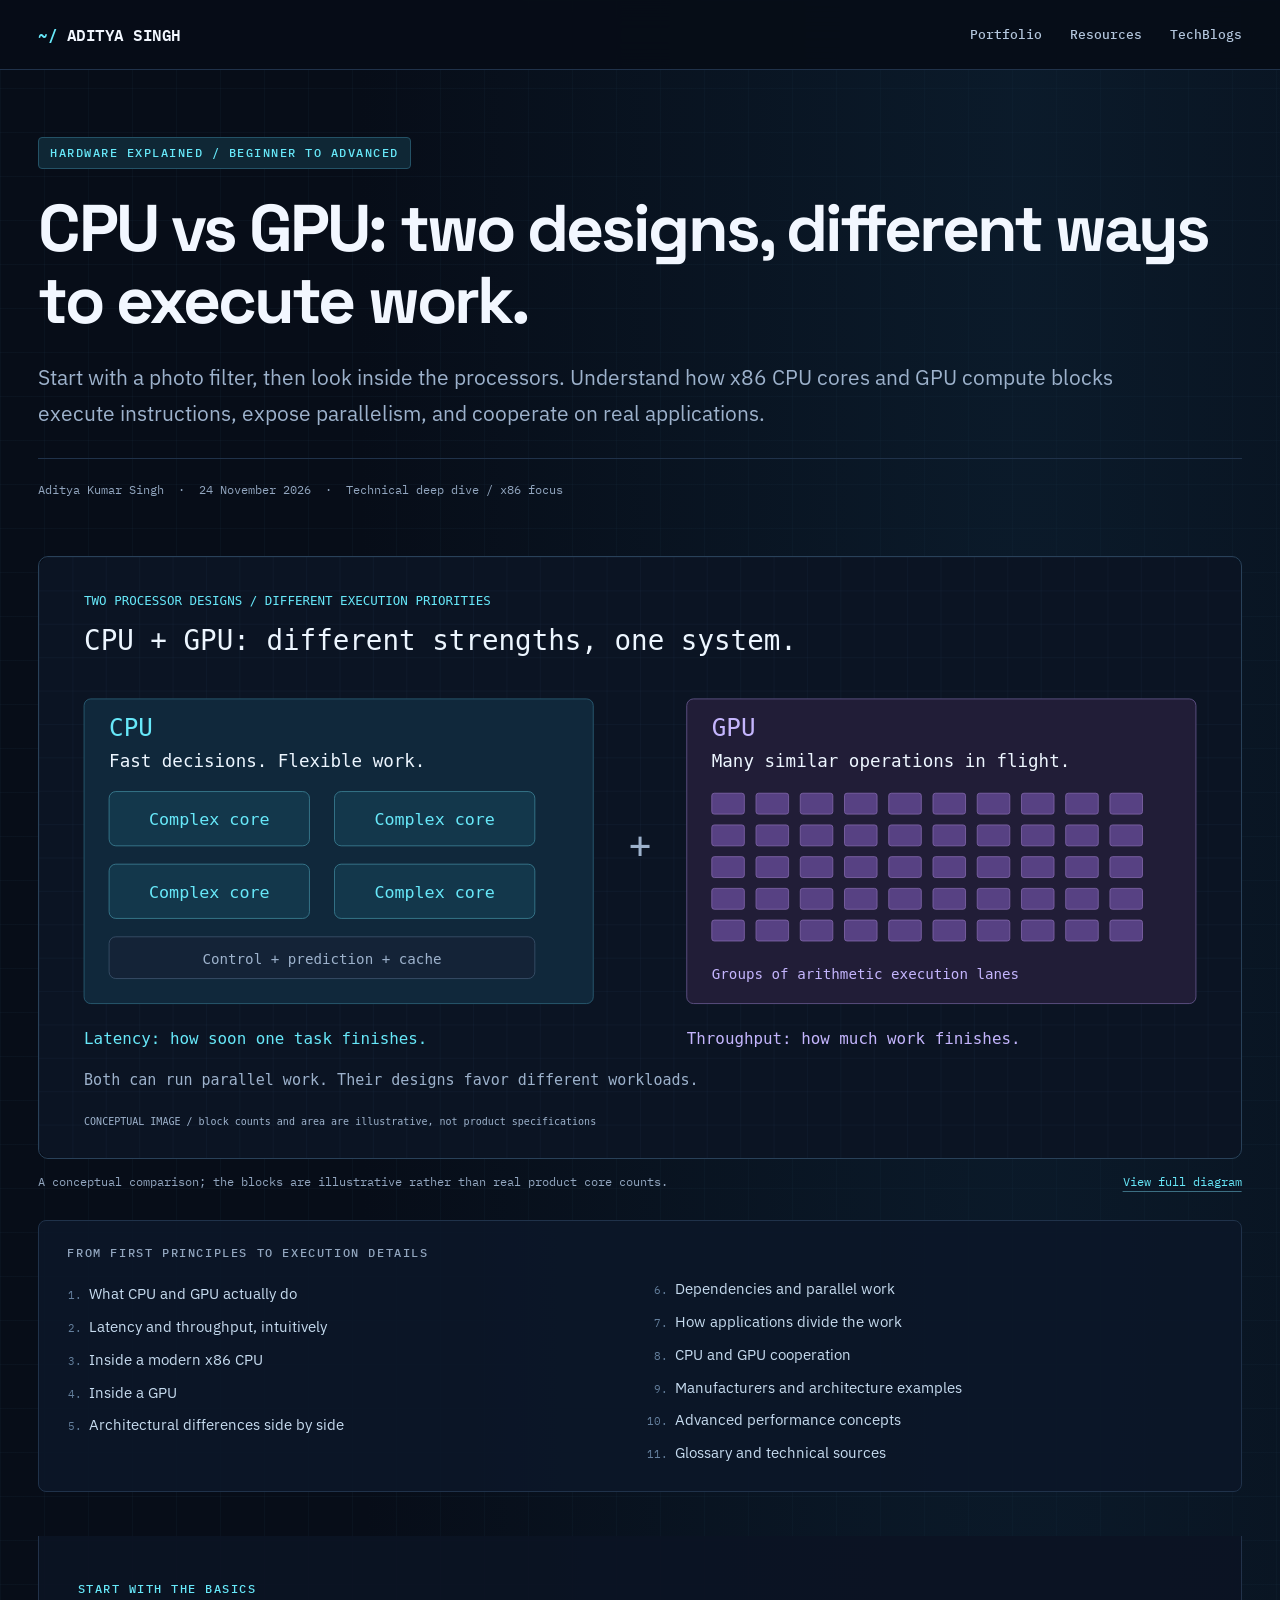
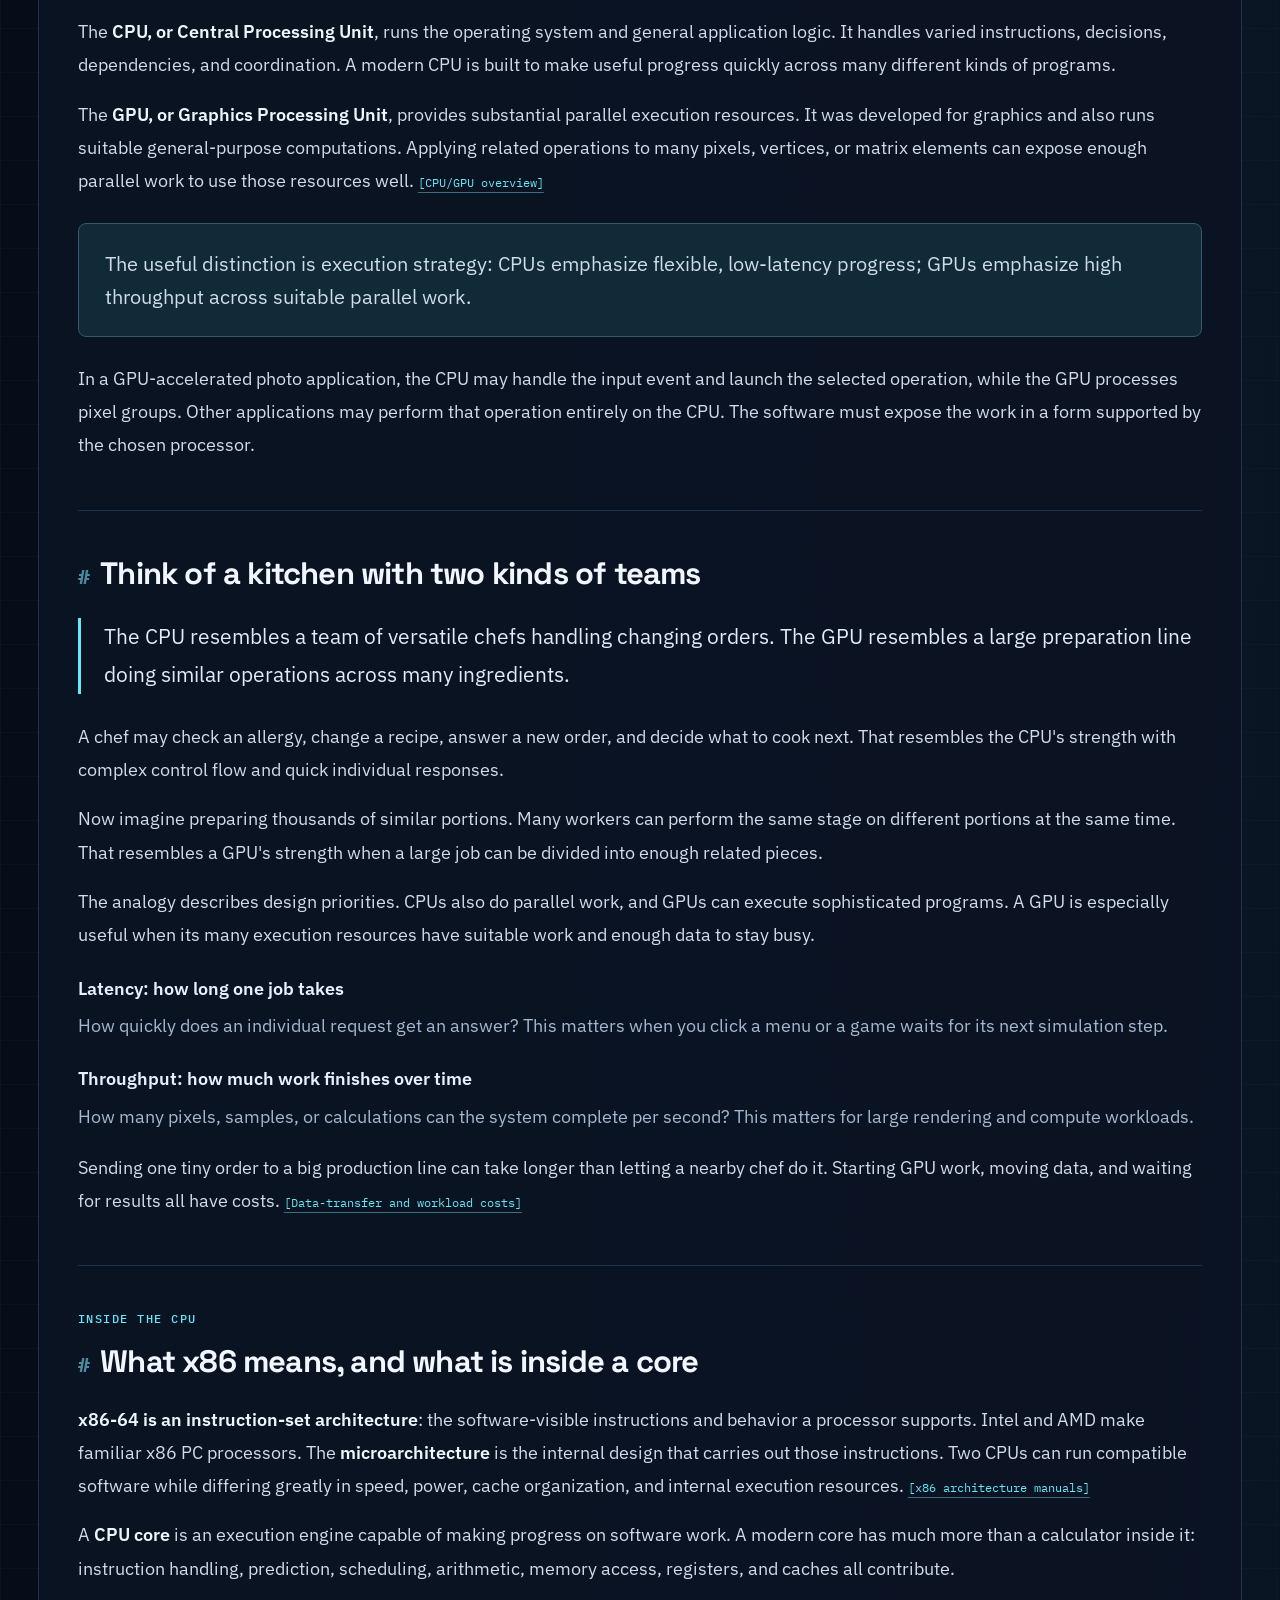
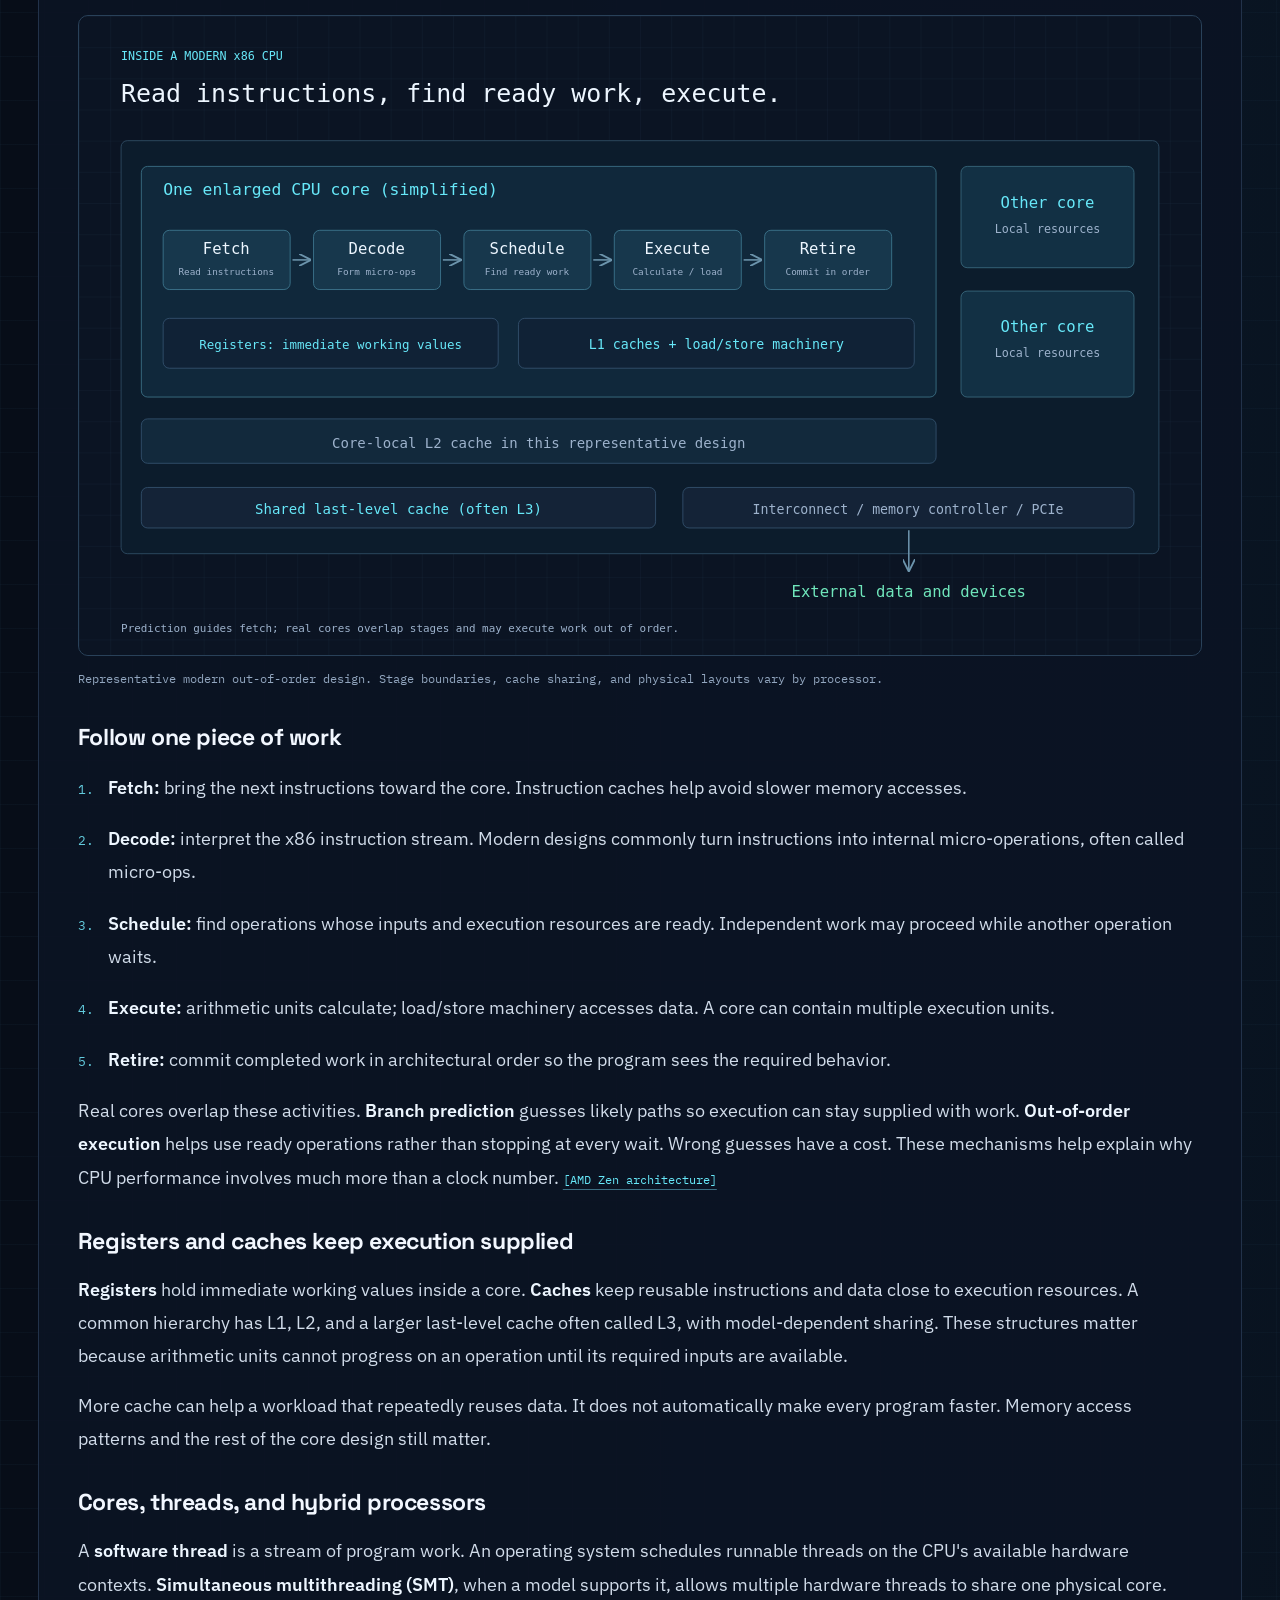
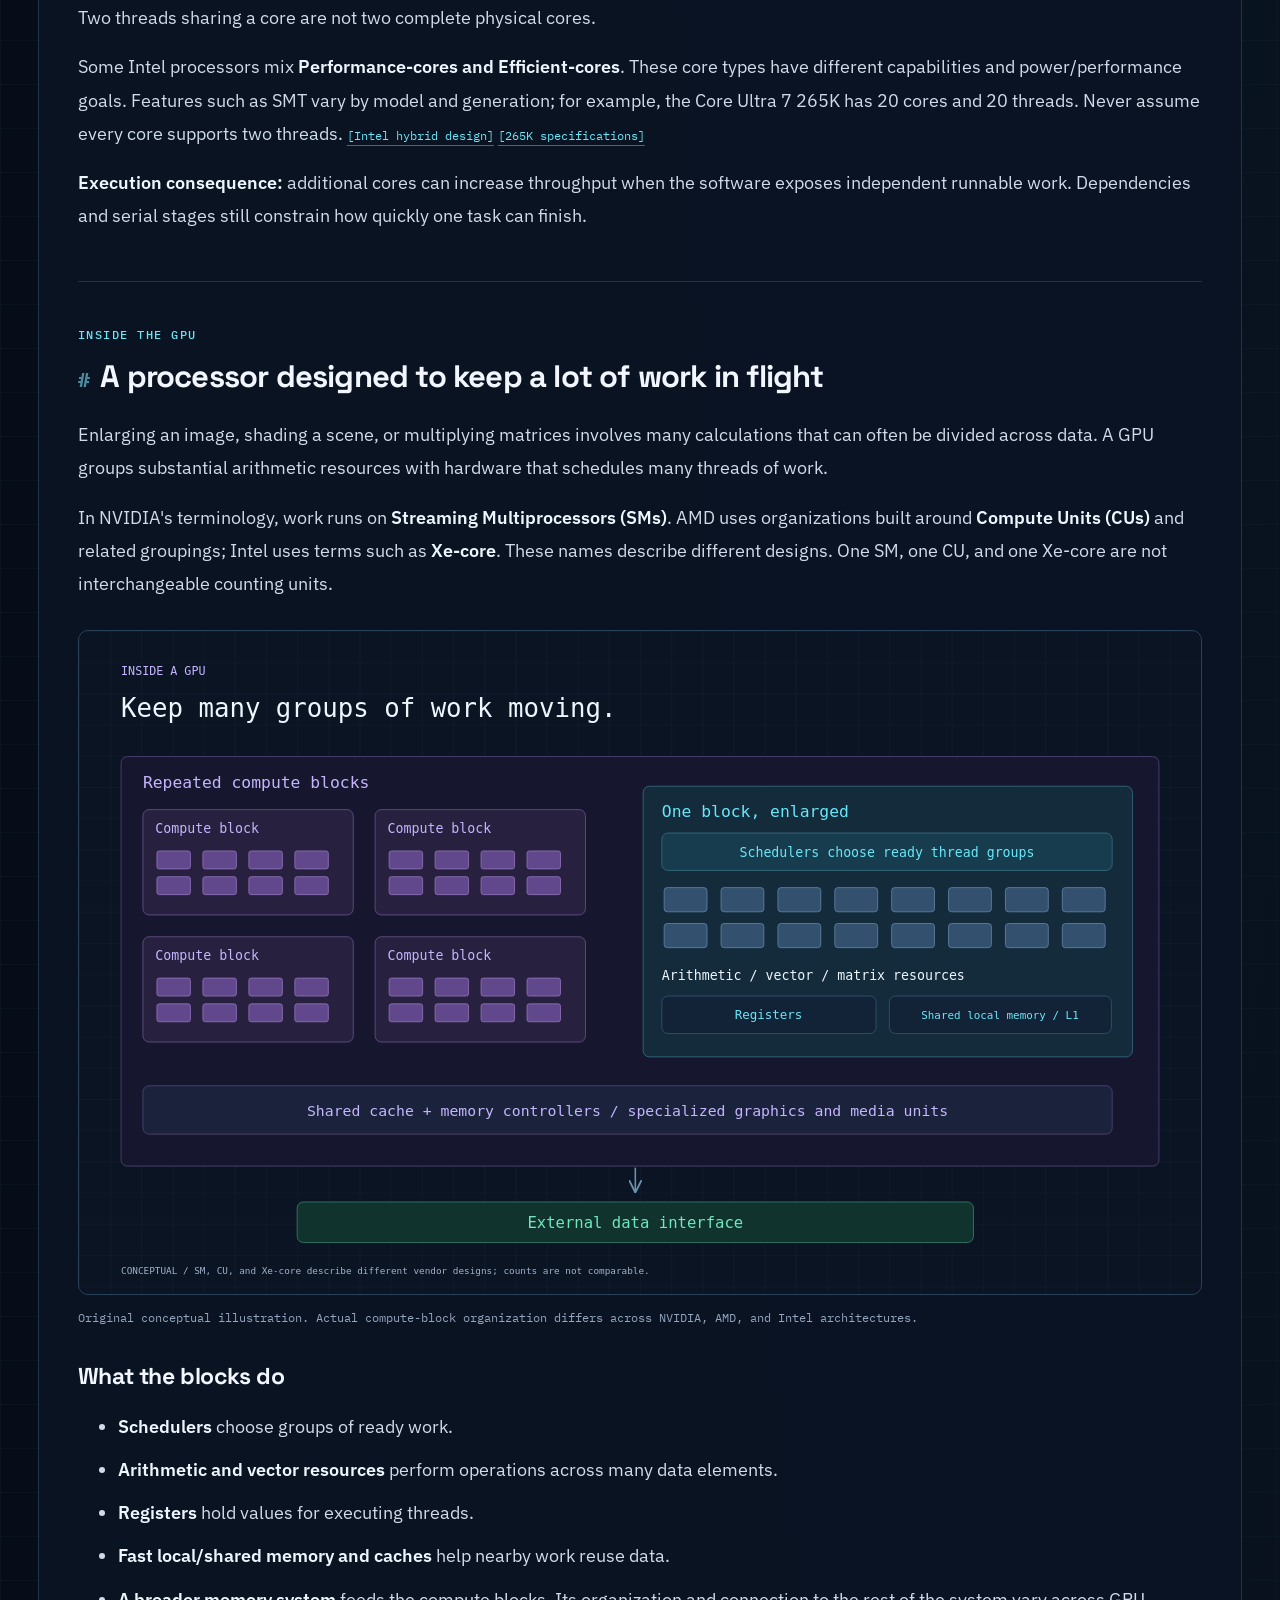
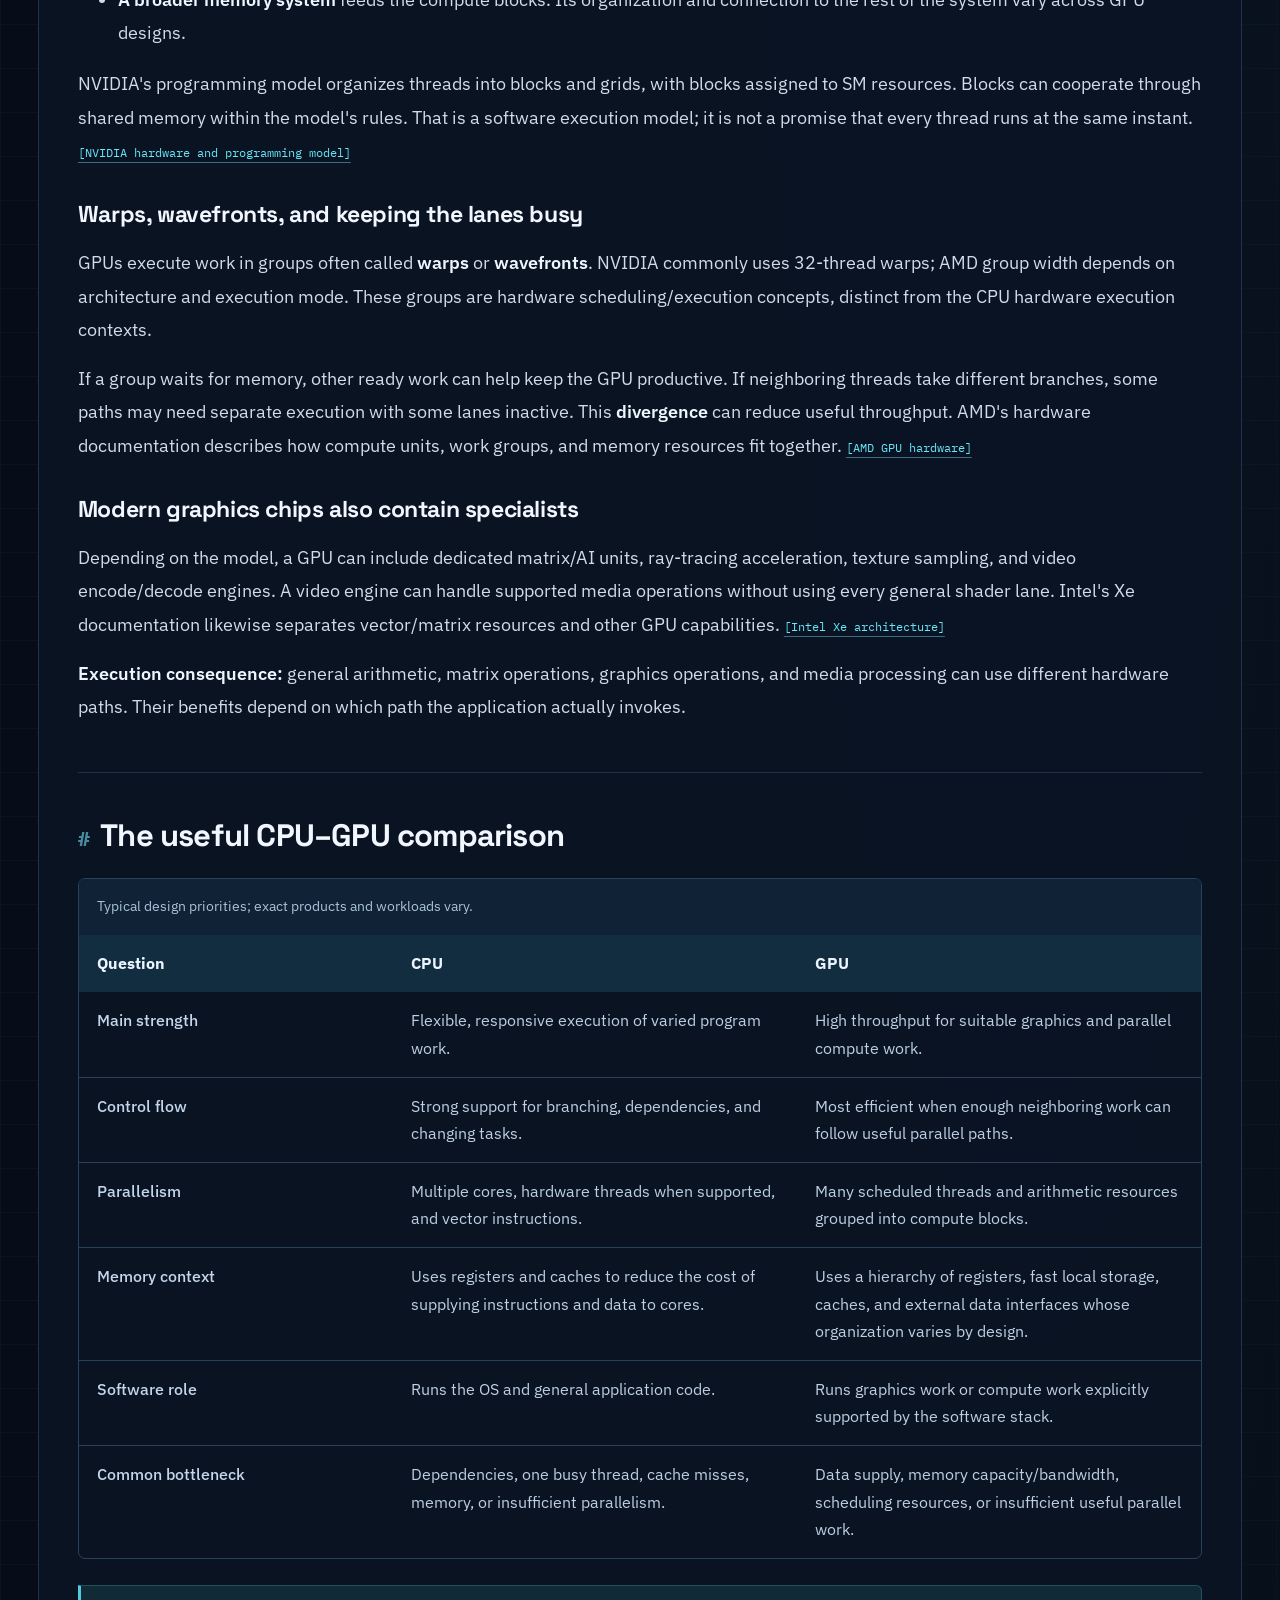
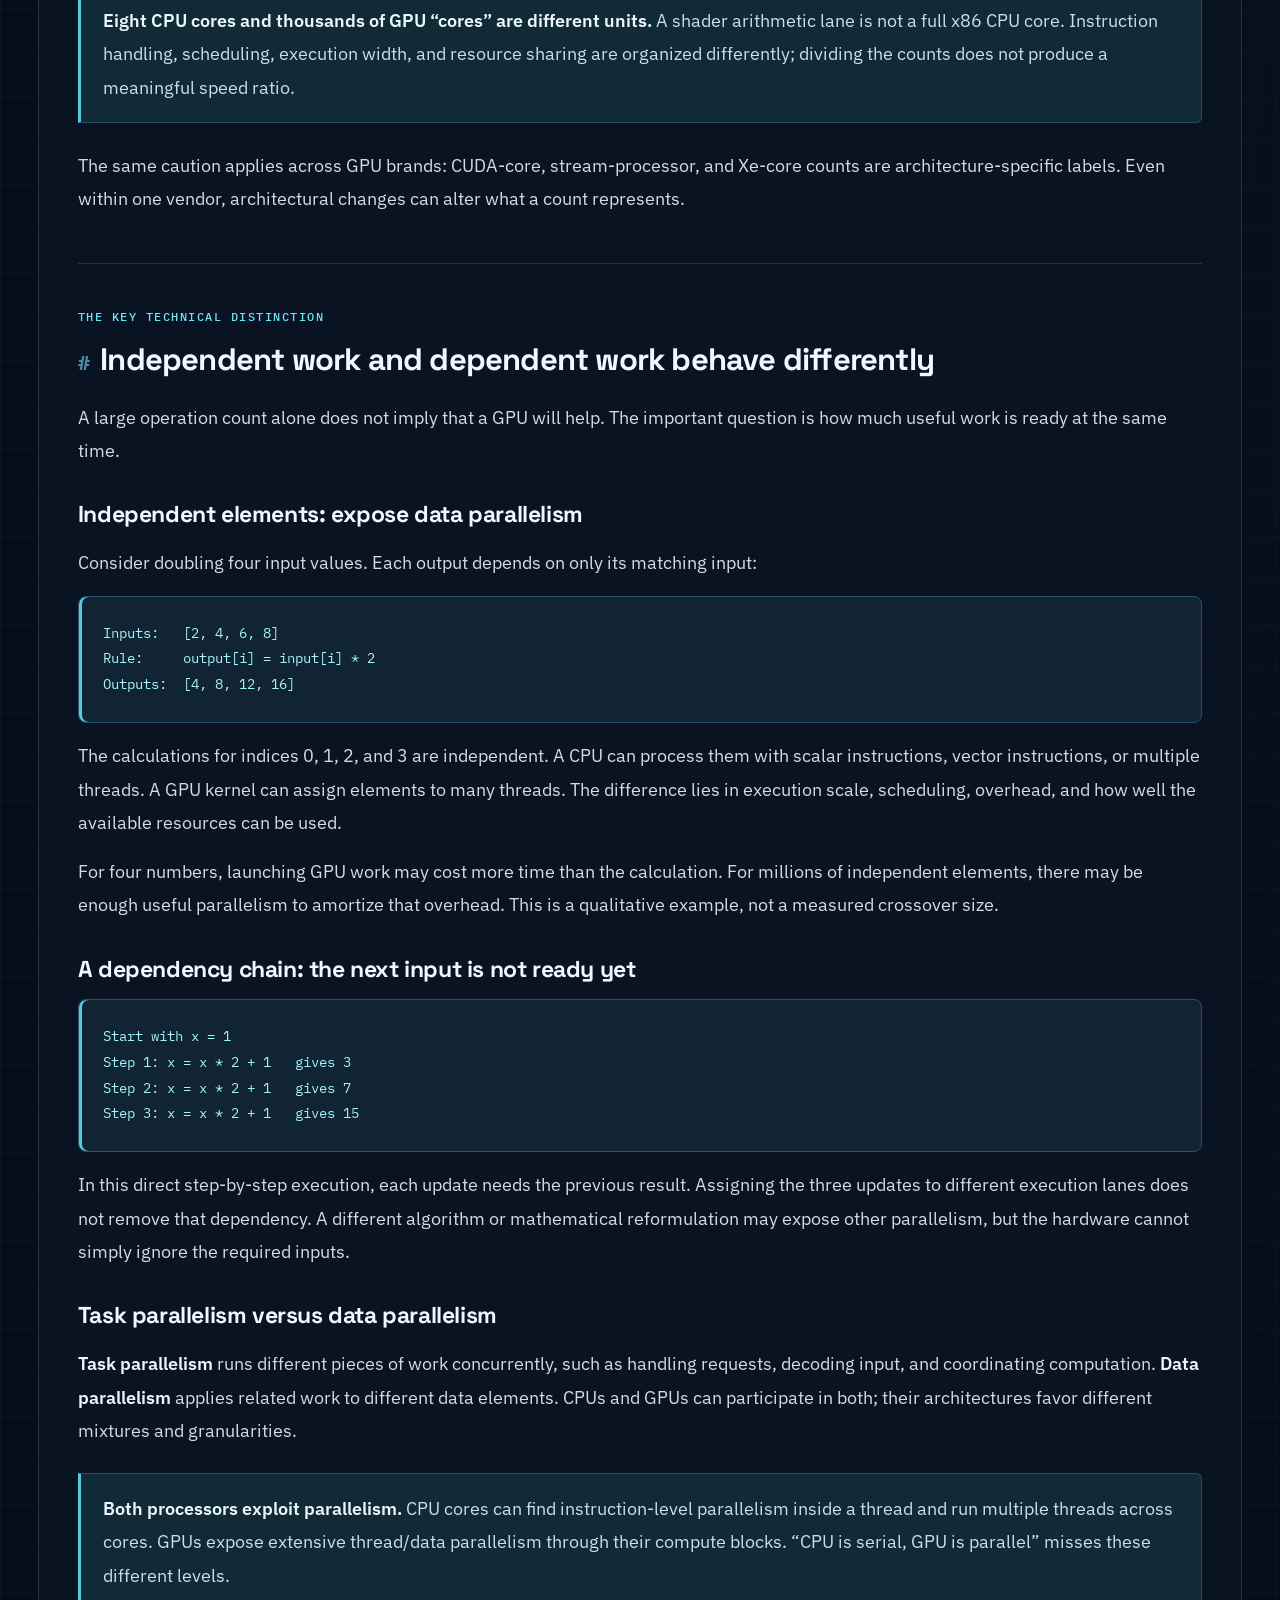
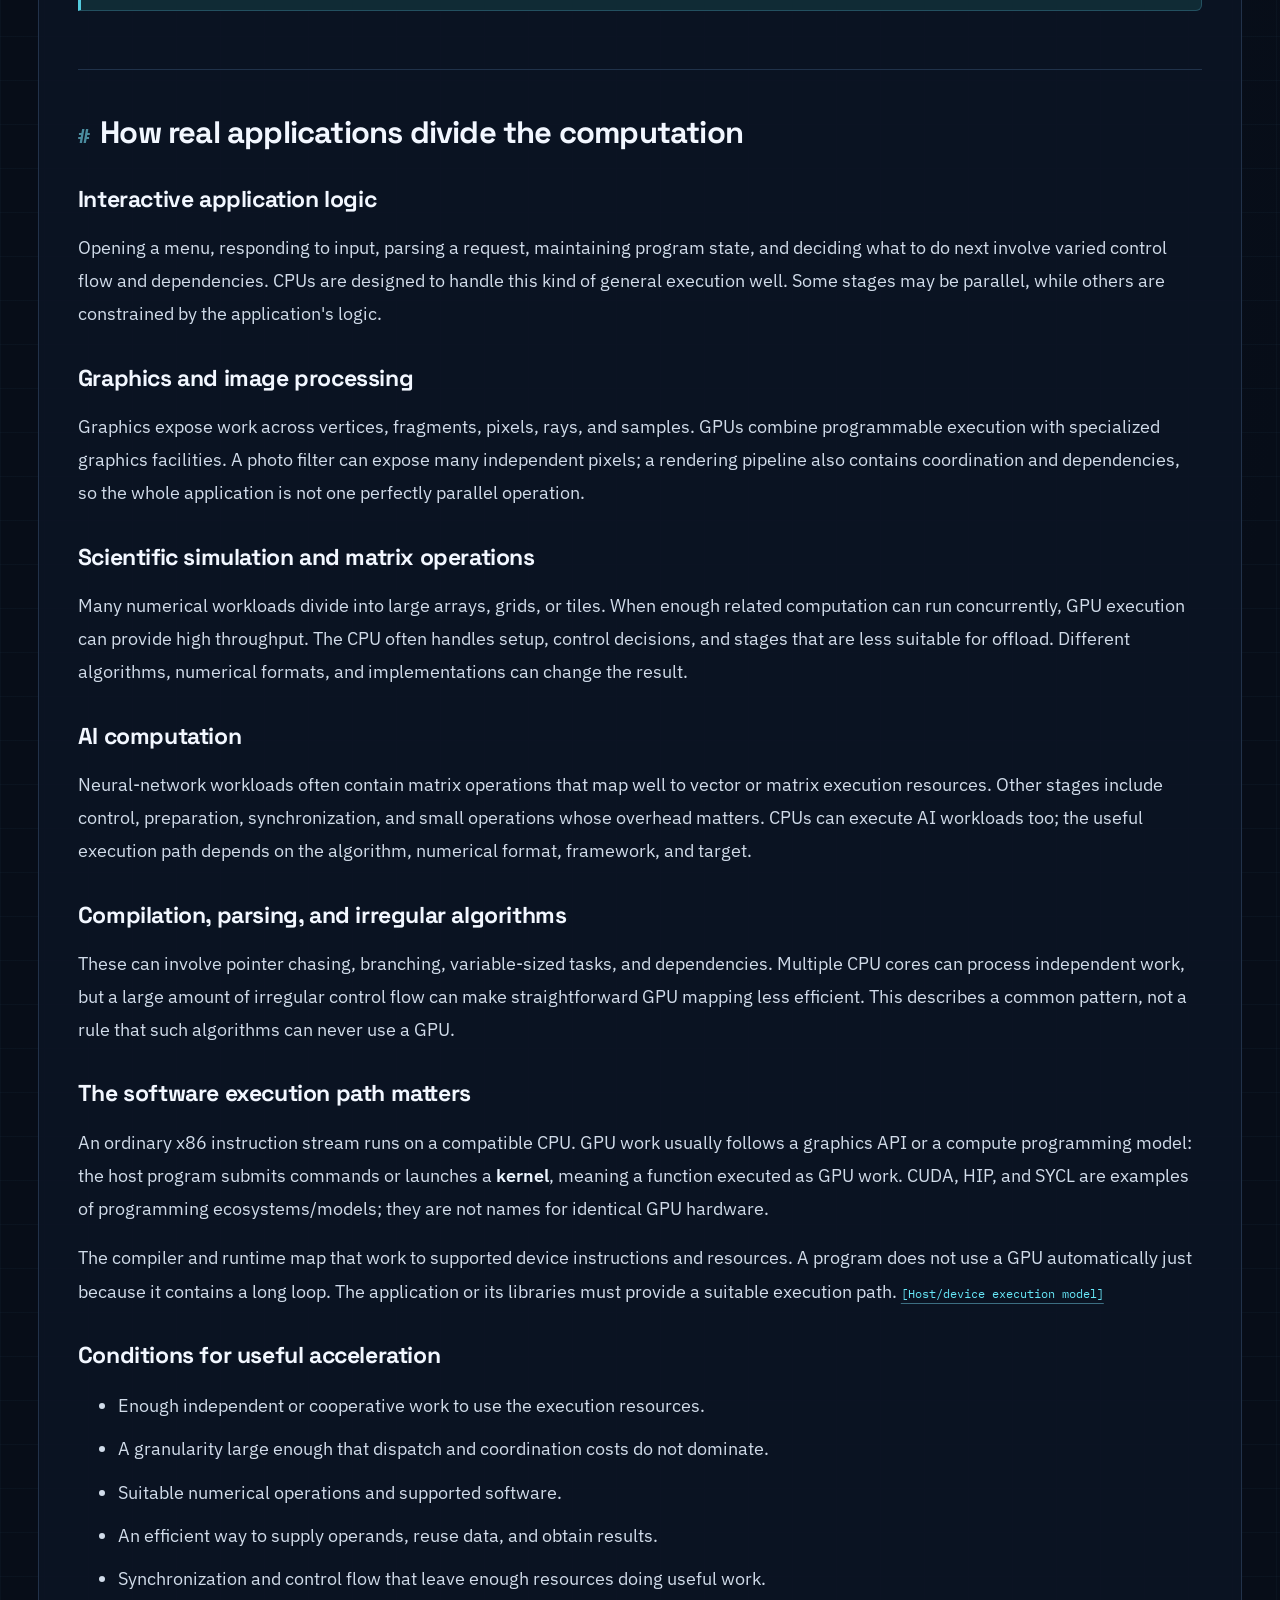
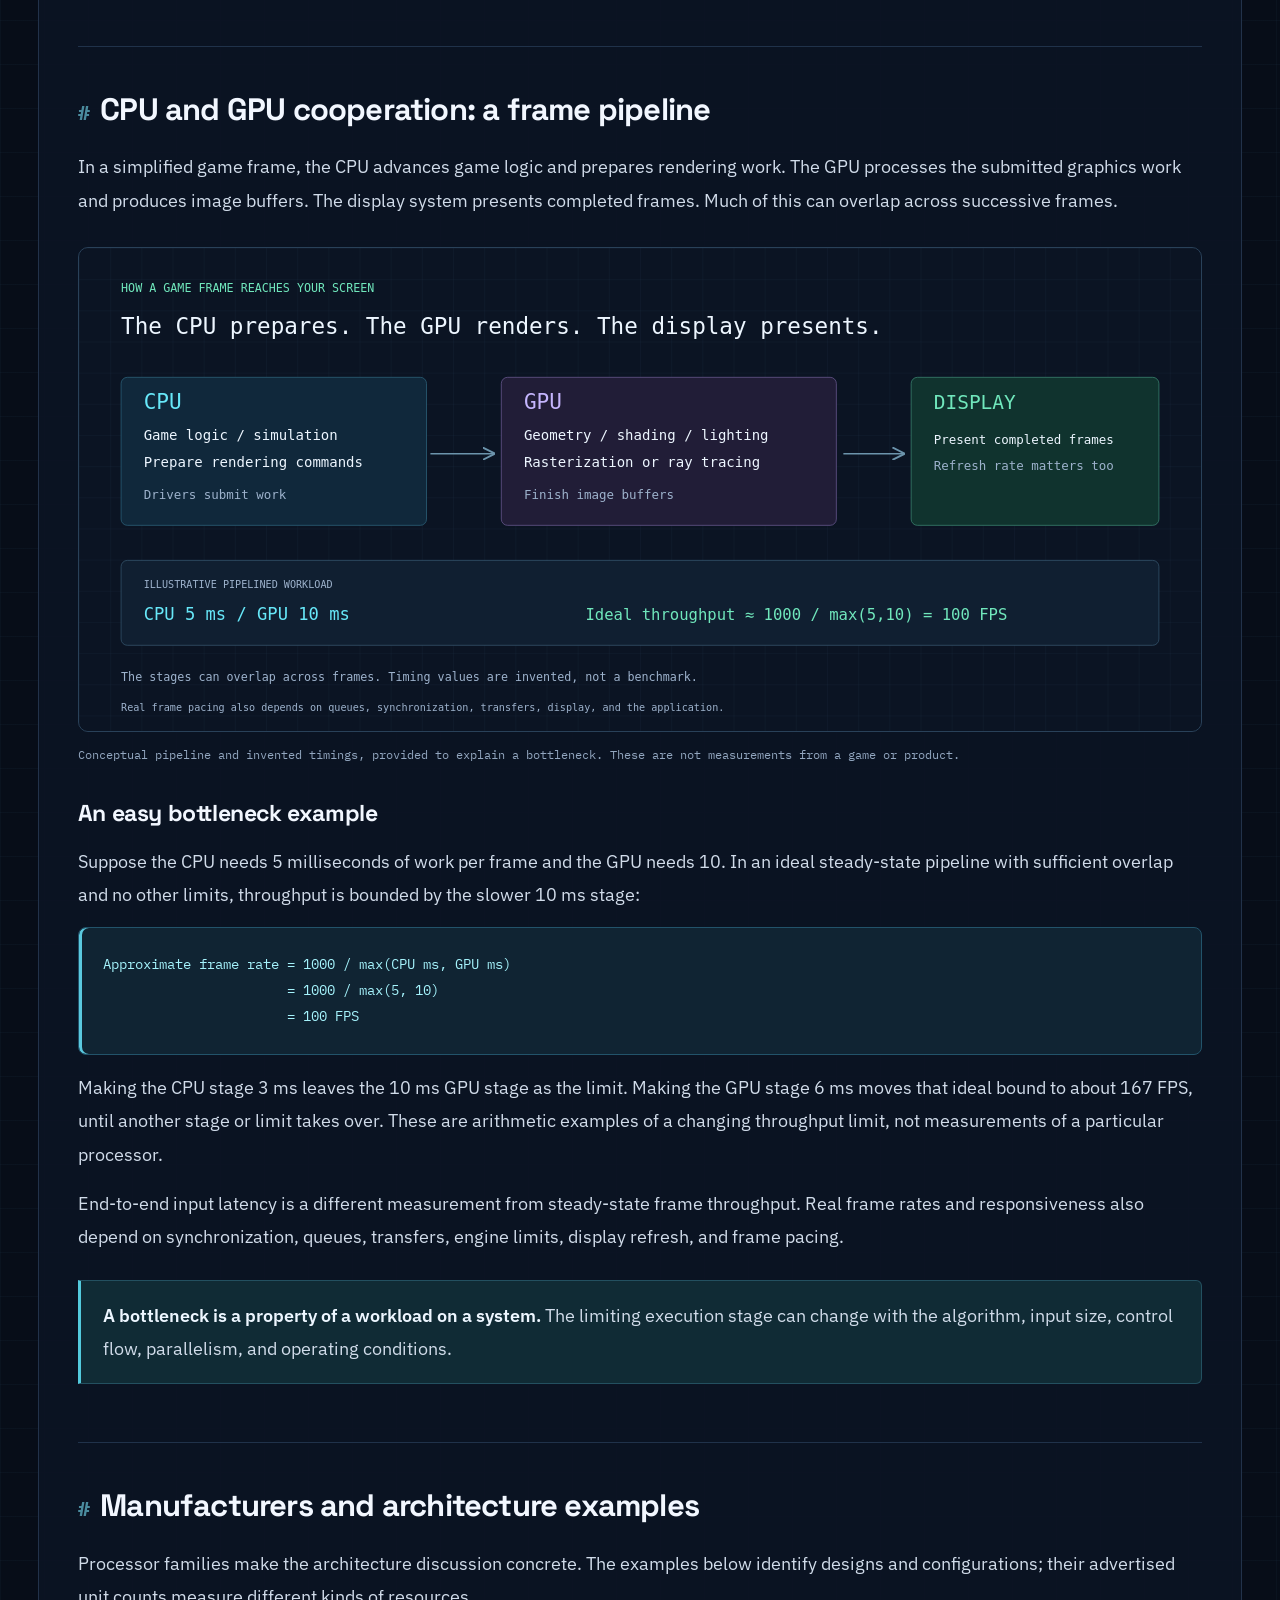
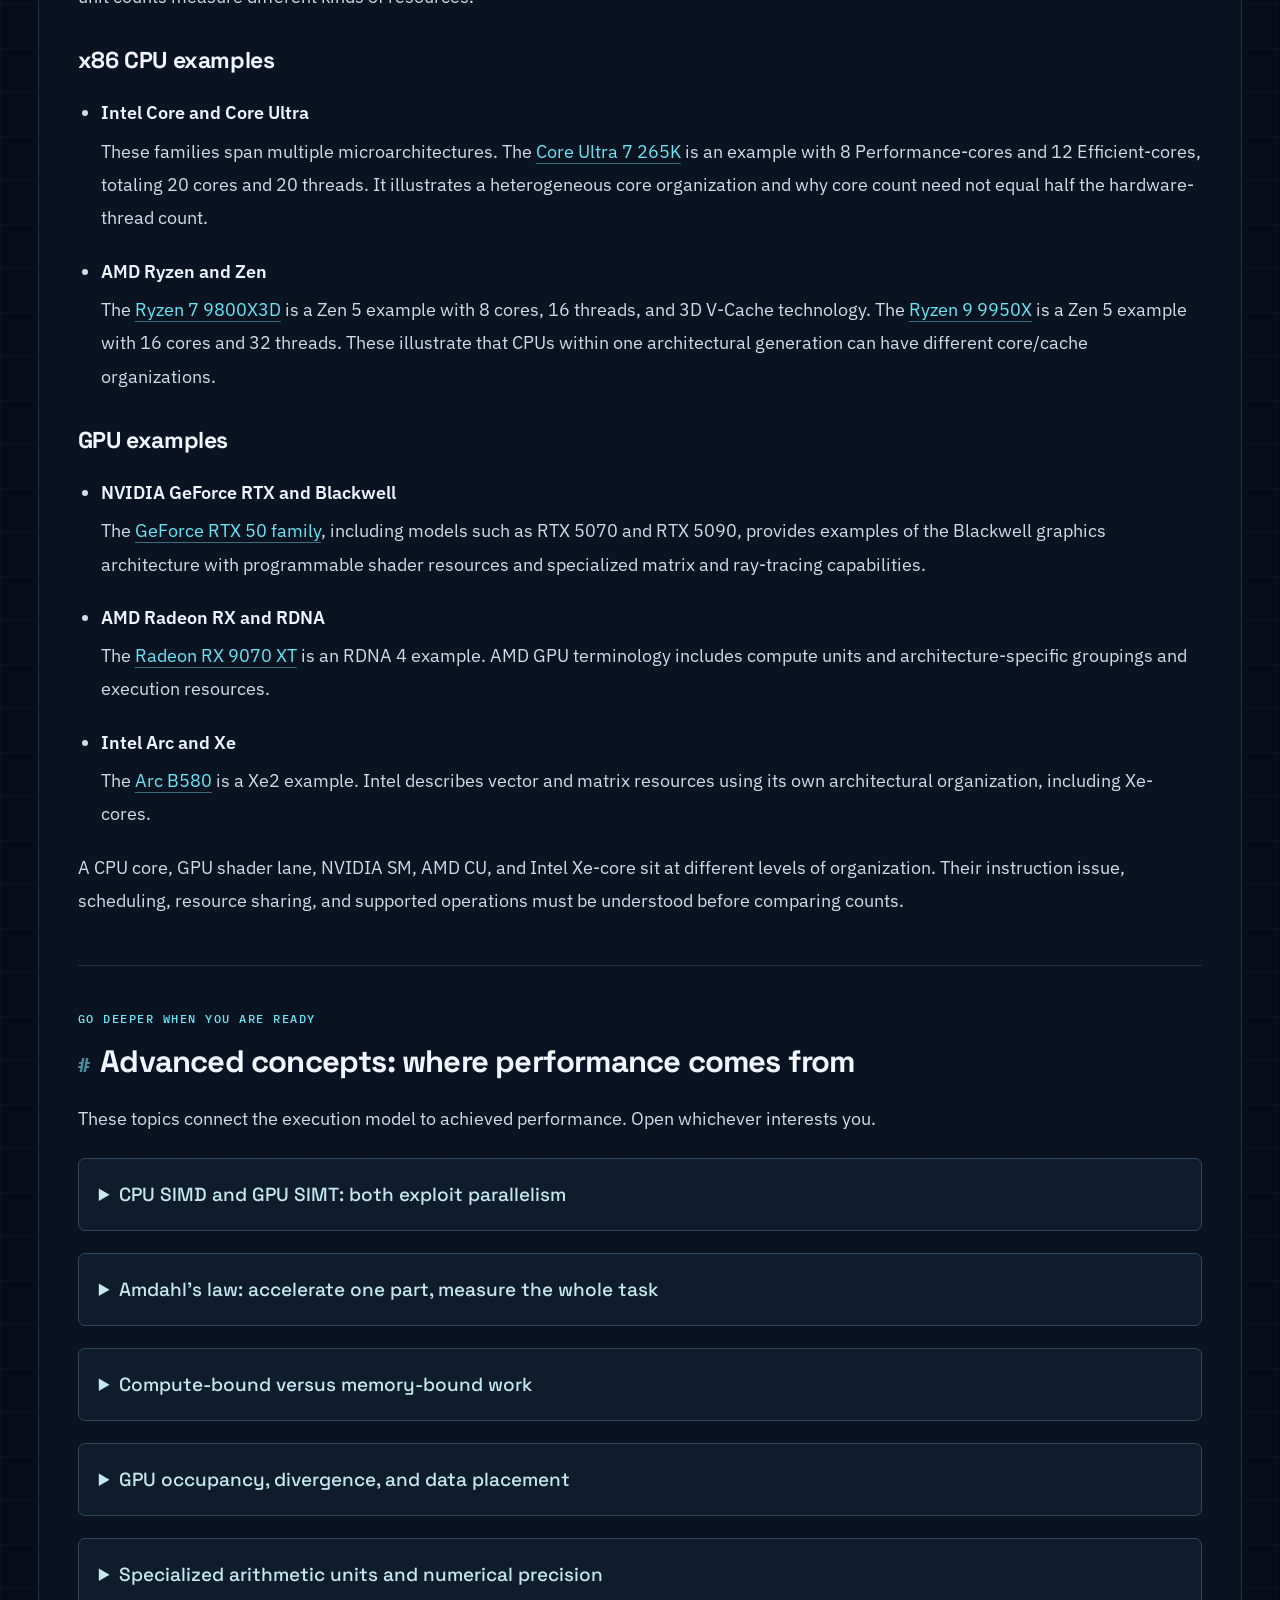
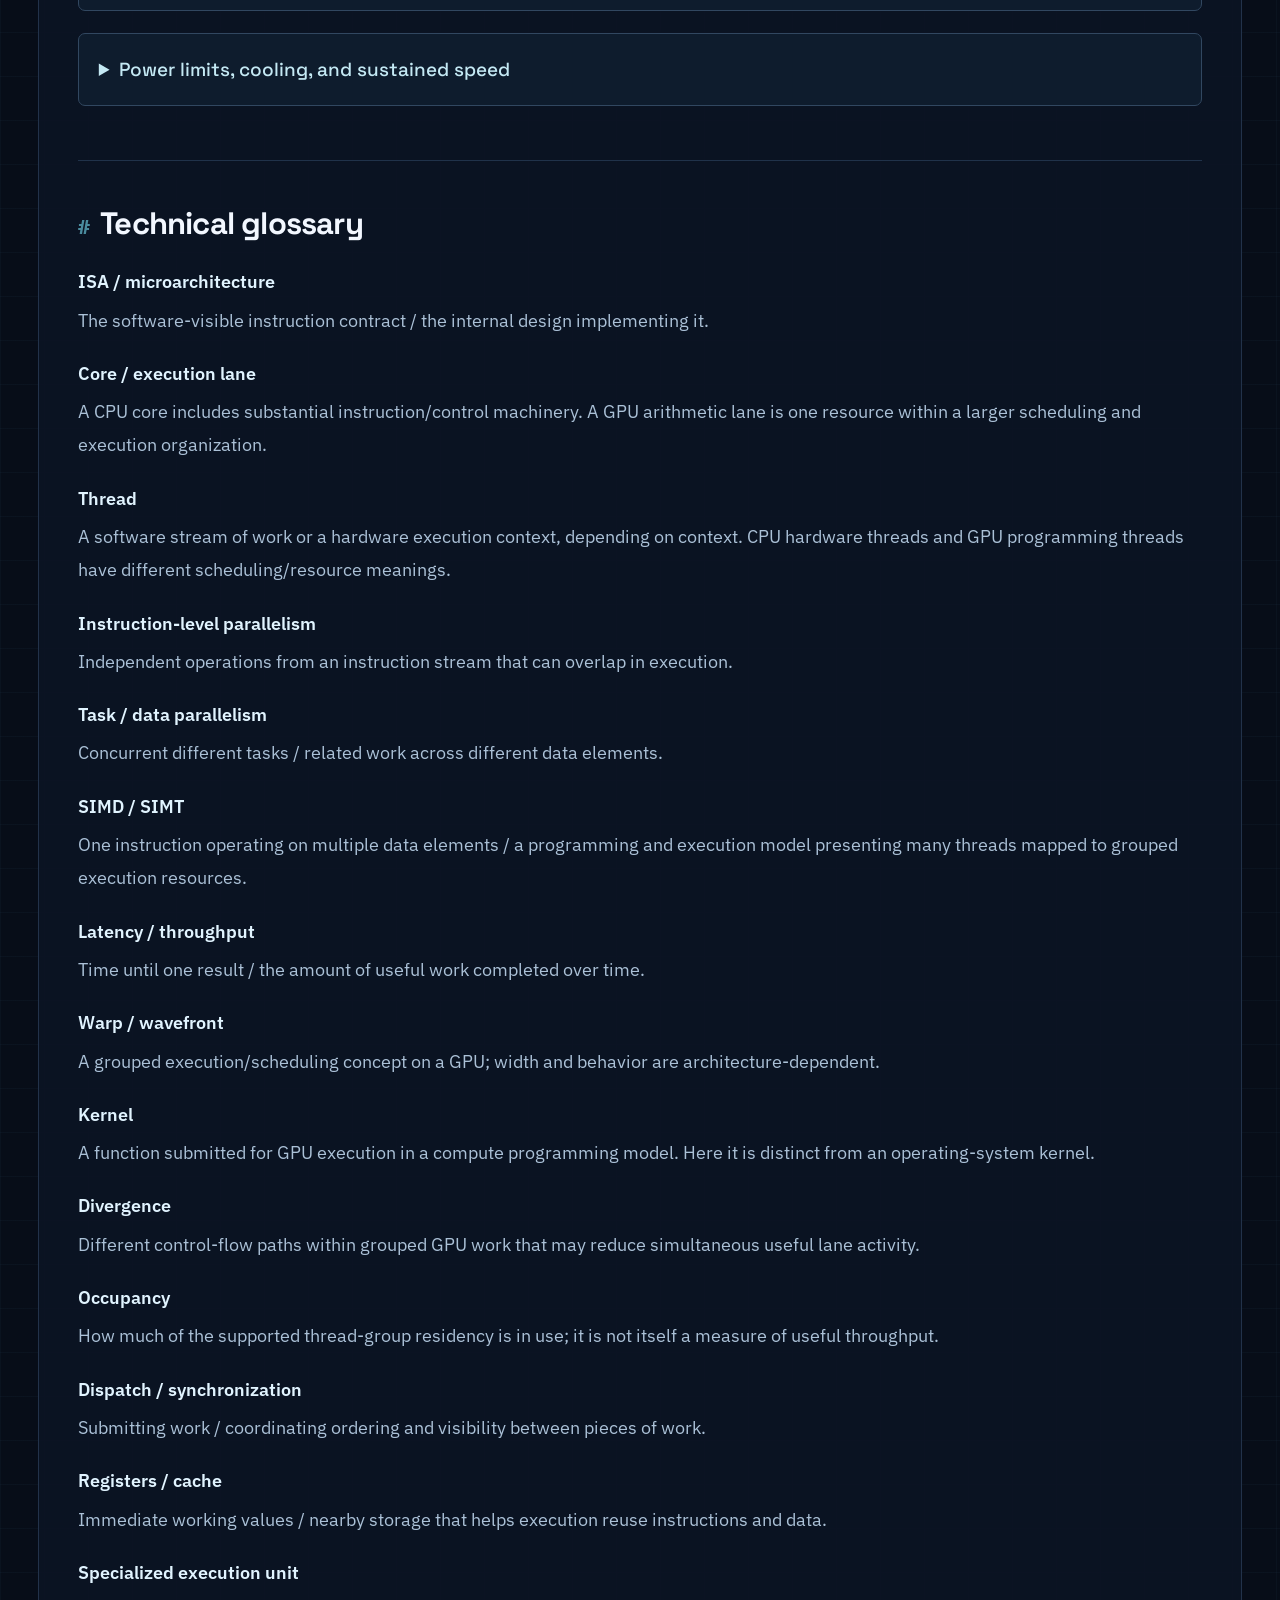
<file: techblogs/cpu-vs-gpu.html>
<!DOCTYPE html>
<html lang="en"><head><meta charset="UTF-8"><meta name="viewport" content="width=device-width, initial-scale=1.0">
<title>CPU vs GPU: Architecture, Execution and Parallelism | Aditya Kumar Singh</title>
<meta name="description" content="An approachable technical CPU vs GPU deep dive: x86 cores, GPU compute blocks, instruction execution, parallelism, scheduling, workloads, and performance limits, with original diagrams.">
<link rel="stylesheet" href="assets/article.css?v=20261124-wide"><link rel="stylesheet" href="assets/cpu-gpu.css"></head><body>
<a class="skip" href="#article-content">Skip to article</a>
<nav aria-label="Main navigation"><div class="nav-inner"><a class="brand" href="../index.html">ADITYA SINGH</a><div class="nav-links"><a href="../index.html">Portfolio</a><a href="../studyresources.html">Resources</a><a href="../techblogs.html">TechBlogs</a></div></div></nav>
<main class="page" id="article-content"><article>
<header class="hero"><span class="eyebrow">Hardware explained / beginner to advanced</span><h1>CPU vs GPU: two designs, different ways to execute work.</h1><p class="standfirst">Start with a photo filter, then look inside the processors. Understand how x86 CPU cores and GPU compute blocks execute instructions, expose parallelism, and cooperate on real applications.</p><p class="byline">Aditya Kumar Singh &nbsp;·&nbsp; <time datetime="2026-11-24">24 November 2026</time> &nbsp;·&nbsp; Technical deep dive / x86 focus</p></header>
<figure class="hero-visual"><a href="assets/cpu-gpu-overview-technical.svg" aria-label="View full-size CPU and GPU overview"><img class="hero-image" src="assets/cpu-gpu-overview-technical.svg" width="1440" height="720" alt="CPU and GPU designs side by side: complex CPU cores emphasize flexible low-latency work, while groups of GPU execution lanes emphasize throughput."></a><figcaption><span>A conceptual comparison; the blocks are illustrative rather than real product core counts.</span><a href="assets/cpu-gpu-overview-technical.svg">View full diagram</a></figcaption></figure>
<aside class="toc" aria-labelledby="contents"><h2 id="contents">From first principles to execution details</h2><ol><li><a href="#basics">What CPU and GPU actually do</a></li><li><a href="#analogy">Latency and throughput, intuitively</a></li><li><a href="#cpu">Inside a modern x86 CPU</a></li><li><a href="#gpu">Inside a GPU</a></li><li><a href="#differences">Architectural differences side by side</a></li><li><a href="#parallelism">Dependencies and parallel work</a></li><li><a href="#workloads">How applications divide the work</a></li><li><a href="#together">CPU and GPU cooperation</a></li><li><a href="#brands">Manufacturers and architecture examples</a></li><li><a href="#advanced">Advanced performance concepts</a></li><li><a href="#glossary">Glossary and technical sources</a></li></ol></aside>
<div class="body">
<section id="basics"><span class="level">Start with the basics</span></p><p>The <strong>CPU, or Central Processing Unit</strong>, runs the operating system and general application logic. It handles varied instructions, decisions, dependencies, and coordination. A modern CPU is built to make useful progress quickly across many different kinds of programs.</p><p>The <strong>GPU, or Graphics Processing Unit</strong>, provides substantial parallel execution resources. It was developed for graphics and also runs suitable general-purpose computations. Applying related operations to many pixels, vertices, or matrix elements can expose enough parallel work to use those resources well. <a class="ref" href="https://www.intel.com/content/www/us/en/products/docs/processors/cpu-vs-gpu.html">[CPU/GPU overview]</a></p><div class="takeaway"><p>The useful distinction is execution strategy: CPUs emphasize flexible, low-latency progress; GPUs emphasize high throughput across suitable parallel work.</p></div><p>In a GPU-accelerated photo application, the CPU may handle the input event and launch the selected operation, while the GPU processes pixel groups. Other applications may perform that operation entirely on the CPU. The software must expose the work in a form supported by the chosen processor.</p></section>
<section id="analogy"><h2>Think of a kitchen with two kinds of teams</h2><p class="story">The CPU resembles a team of versatile chefs handling changing orders. The GPU resembles a large preparation line doing similar operations across many ingredients.</p><p>A chef may check an allergy, change a recipe, answer a new order, and decide what to cook next. That resembles the CPU's strength with complex control flow and quick individual responses.</p><p>Now imagine preparing thousands of similar portions. Many workers can perform the same stage on different portions at the same time. That resembles a GPU's strength when a large job can be divided into enough related pieces.</p><p>The analogy describes design priorities. CPUs also do parallel work, and GPUs can execute sophisticated programs. A GPU is especially useful when its many execution resources have suitable work and enough data to stay busy.</p><dl class="definition"><dt>Latency: how long one job takes</dt><dd>How quickly does an individual request get an answer? This matters when you click a menu or a game waits for its next simulation step.</dd><dt>Throughput: how much work finishes over time</dt><dd>How many pixels, samples, or calculations can the system complete per second? This matters for large rendering and compute workloads.</dd></dl><p>Sending one tiny order to a big production line can take longer than letting a nearby chef do it. Starting GPU work, moving data, and waiting for results all have costs. <a class="ref" href="https://docs.nvidia.com/cuda/cuda-c-best-practices-guide/index.html">[Data-transfer and workload costs]</a></p></section>
<section id="cpu"><span class="level">Inside the CPU</span><h2>What x86 means, and what is inside a core</h2><p><strong>x86-64 is an instruction-set architecture</strong>: the software-visible instructions and behavior a processor supports. Intel and AMD make familiar x86 PC processors. The <strong>microarchitecture</strong> is the internal design that carries out those instructions. Two CPUs can run compatible software while differing greatly in speed, power, cache organization, and internal execution resources. <a class="ref" href="https://www.intel.com/content/www/us/en/developer/articles/technical/intel-sdm.html">[x86 architecture manuals]</a></p><p>A <strong>CPU core</strong> is an execution engine capable of making progress on software work. A modern core has much more than a calculator inside it: instruction handling, prediction, scheduling, arithmetic, memory access, registers, and caches all contribute.</p>
<figure class="figure"><a href="assets/x86-cpu-architecture-technical.svg" aria-label="View full-size x86 CPU architecture"><img class="hero-image" loading="lazy" src="assets/x86-cpu-architecture-technical.svg" width="1440" height="820" alt="A simplified x86 CPU showing instruction fetch, decode, scheduling, execution, retirement, registers, caches, other cores, and memory interfaces."></a><figcaption>Representative modern out-of-order design. Stage boundaries, cache sharing, and physical layouts vary by processor.</figcaption></figure>
<h3>Follow one piece of work</h3><ol class="step-list"><li><strong>Fetch:</strong> bring the next instructions toward the core. Instruction caches help avoid slower memory accesses.</li><li><strong>Decode:</strong> interpret the x86 instruction stream. Modern designs commonly turn instructions into internal micro-operations, often called micro-ops.</li><li><strong>Schedule:</strong> find operations whose inputs and execution resources are ready. Independent work may proceed while another operation waits.</li><li><strong>Execute:</strong> arithmetic units calculate; load/store machinery accesses data. A core can contain multiple execution units.</li><li><strong>Retire:</strong> commit completed work in architectural order so the program sees the required behavior.</li></ol><p>Real cores overlap these activities. <strong>Branch prediction</strong> guesses likely paths so execution can stay supplied with work. <strong>Out-of-order execution</strong> helps use ready operations rather than stopping at every wait. Wrong guesses have a cost. These mechanisms help explain why CPU performance involves much more than a clock number. <a class="ref" href="https://www.amd.com/en/technologies/zen-core.html">[AMD Zen architecture]</a></p>
<h3>Registers and caches keep execution supplied</h3><p><strong>Registers</strong> hold immediate working values inside a core. <strong>Caches</strong> keep reusable instructions and data close to execution resources. A common hierarchy has L1, L2, and a larger last-level cache often called L3, with model-dependent sharing. These structures matter because arithmetic units cannot progress on an operation until its required inputs are available.</p><p>More cache can help a workload that repeatedly reuses data. It does not automatically make every program faster. Memory access patterns and the rest of the core design still matter.</p>
<h3>Cores, threads, and hybrid processors</h3><p>A <strong>software thread</strong> is a stream of program work. An operating system schedules runnable threads on the CPU's available hardware contexts. <strong>Simultaneous multithreading (SMT)</strong>, when a model supports it, allows multiple hardware threads to share one physical core. Two threads sharing a core are not two complete physical cores.</p><p>Some Intel processors mix <strong>Performance-cores and Efficient-cores</strong>. These core types have different capabilities and power/performance goals. Features such as SMT vary by model and generation; for example, the Core Ultra 7 265K has 20 cores and 20 threads. Never assume every core supports two threads. <a class="ref" href="https://www.intel.com/content/www/us/en/support/articles/000091896/processors.html">[Intel hybrid design]</a> <a class="ref" href="https://www.intel.com/content/www/us/en/products/sku/241063/intel-core-ultra-7-processor-265k-30m-cache-up-to-5-50-ghz/specifications.html">[265K specifications]</a></p><p><strong>Execution consequence:</strong> additional cores can increase throughput when the software exposes independent runnable work. Dependencies and serial stages still constrain how quickly one task can finish.</p></section>

<section id="gpu"><span class="level">Inside the GPU</span><h2>A processor designed to keep a lot of work in flight</h2><p>Enlarging an image, shading a scene, or multiplying matrices involves many calculations that can often be divided across data. A GPU groups substantial arithmetic resources with hardware that schedules many threads of work.</p><p>In NVIDIA's terminology, work runs on <strong>Streaming Multiprocessors (SMs)</strong>. AMD uses organizations built around <strong>Compute Units (CUs)</strong> and related groupings; Intel uses terms such as <strong>Xe-core</strong>. These names describe different designs. One SM, one CU, and one Xe-core are not interchangeable counting units.</p>
<figure class="figure"><a href="assets/gpu-compute-architecture-technical.svg" aria-label="View full-size GPU architecture"><img class="hero-image" loading="lazy" src="assets/gpu-compute-architecture-technical.svg" width="1440" height="850" alt="Conceptual GPU architecture with repeated compute blocks, schedulers, execution resources, registers, local memory, shared cache, memory controllers, and GPU memory."></a><figcaption>Original conceptual illustration. Actual compute-block organization differs across NVIDIA, AMD, and Intel architectures.</figcaption></figure>
<h3>What the blocks do</h3><ul><li><strong>Schedulers</strong> choose groups of ready work.</li><li><strong>Arithmetic and vector resources</strong> perform operations across many data elements.</li><li><strong>Registers</strong> hold values for executing threads.</li><li><strong>Fast local/shared memory and caches</strong> help nearby work reuse data.</li><li><strong>A broader memory system</strong> feeds the compute blocks. Its organization and connection to the rest of the system vary across GPU designs.</li></ul><p>NVIDIA's programming model organizes threads into blocks and grids, with blocks assigned to SM resources. Blocks can cooperate through shared memory within the model's rules. That is a software execution model; it is not a promise that every thread runs at the same instant. <a class="ref" href="https://docs.nvidia.com/cuda/cuda-programming-guide/01-introduction/programming-model.html">[NVIDIA hardware and programming model]</a></p>
<h3>Warps, wavefronts, and keeping the lanes busy</h3><p>GPUs execute work in groups often called <strong>warps</strong> or <strong>wavefronts</strong>. NVIDIA commonly uses 32-thread warps; AMD group width depends on architecture and execution mode. These groups are hardware scheduling/execution concepts, distinct from the CPU hardware execution contexts.</p><p>If a group waits for memory, other ready work can help keep the GPU productive. If neighboring threads take different branches, some paths may need separate execution with some lanes inactive. This <strong>divergence</strong> can reduce useful throughput. AMD's hardware documentation describes how compute units, work groups, and memory resources fit together. <a class="ref" href="https://rocm.docs.amd.com/projects/HIP/en/develop/understand/hardware_implementation.html">[AMD GPU hardware]</a></p>
<h3>Modern graphics chips also contain specialists</h3><p>Depending on the model, a GPU can include dedicated matrix/AI units, ray-tracing acceleration, texture sampling, and video encode/decode engines. A video engine can handle supported media operations without using every general shader lane. Intel's Xe documentation likewise separates vector/matrix resources and other GPU capabilities. <a class="ref" href="https://www.intel.com/content/www/us/en/docs/oneapi/optimization-guide-gpu/2025-2/intel-xe-gpu-architecture.html">[Intel Xe architecture]</a></p><p><strong>Execution consequence:</strong> general arithmetic, matrix operations, graphics operations, and media processing can use different hardware paths. Their benefits depend on which path the application actually invokes.</p></section>
<section id="differences"><h2>The useful CPU–GPU comparison</h2><div class="comparison-wrap"><table class="comparison"><caption>Typical design priorities; exact products and workloads vary.</caption><thead><tr><th scope="col">Question</th><th scope="col">CPU</th><th scope="col">GPU</th></tr></thead><tbody><tr><th scope="row">Main strength</th><td>Flexible, responsive execution of varied program work.</td><td>High throughput for suitable graphics and parallel compute work.</td></tr><tr><th scope="row">Control flow</th><td>Strong support for branching, dependencies, and changing tasks.</td><td>Most efficient when enough neighboring work can follow useful parallel paths.</td></tr><tr><th scope="row">Parallelism</th><td>Multiple cores, hardware threads when supported, and vector instructions.</td><td>Many scheduled threads and arithmetic resources grouped into compute blocks.</td></tr><tr><th scope="row">Memory context</th><td>Uses registers and caches to reduce the cost of supplying instructions and data to cores.</td><td>Uses a hierarchy of registers, fast local storage, caches, and external data interfaces whose organization varies by design.</td></tr><tr><th scope="row">Software role</th><td>Runs the OS and general application code.</td><td>Runs graphics work or compute work explicitly supported by the software stack.</td></tr><tr><th scope="row">Common bottleneck</th><td>Dependencies, one busy thread, cache misses, memory, or insufficient parallelism.</td><td>Data supply, memory capacity/bandwidth, scheduling resources, or insufficient useful parallel work.</td></tr></tbody></table></div><div class="note"><p><strong>Eight CPU cores and thousands of GPU “cores” are different units.</strong> A shader arithmetic lane is not a full x86 CPU core. Instruction handling, scheduling, execution width, and resource sharing are organized differently; dividing the counts does not produce a meaningful speed ratio.</p></div><p>The same caution applies across GPU brands: CUDA-core, stream-processor, and Xe-core counts are architecture-specific labels. Even within one vendor, architectural changes can alter what a count represents.</p></section>
<section id="parallelism"><span class="level">The key technical distinction</span><h2>Independent work and dependent work behave differently</h2><p>A large operation count alone does not imply that a GPU will help. The important question is how much useful work is ready at the same time.</p><h3>Independent elements: expose data parallelism</h3><p>Consider doubling four input values. Each output depends on only its matching input:</p><pre class="formula"><code>Inputs:   [2, 4, 6, 8]
Rule:     output[i] = input[i] * 2
Outputs:  [4, 8, 12, 16]</code></pre><p>The calculations for indices 0, 1, 2, and 3 are independent. A CPU can process them with scalar instructions, vector instructions, or multiple threads. A GPU kernel can assign elements to many threads. The difference lies in execution scale, scheduling, overhead, and how well the available resources can be used.</p><p>For four numbers, launching GPU work may cost more time than the calculation. For millions of independent elements, there may be enough useful parallelism to amortize that overhead. This is a qualitative example, not a measured crossover size.</p><h3>A dependency chain: the next input is not ready yet</h3><pre class="formula"><code>Start with x = 1
Step 1: x = x * 2 + 1   gives 3
Step 2: x = x * 2 + 1   gives 7
Step 3: x = x * 2 + 1   gives 15</code></pre><p>In this direct step-by-step execution, each update needs the previous result. Assigning the three updates to different execution lanes does not remove that dependency. A different algorithm or mathematical reformulation may expose other parallelism, but the hardware cannot simply ignore the required inputs.</p><h3>Task parallelism versus data parallelism</h3><p><strong>Task parallelism</strong> runs different pieces of work concurrently, such as handling requests, decoding input, and coordinating computation. <strong>Data parallelism</strong> applies related work to different data elements. CPUs and GPUs can participate in both; their architectures favor different mixtures and granularities.</p><div class="note"><p><strong>Both processors exploit parallelism.</strong> CPU cores can find instruction-level parallelism inside a thread and run multiple threads across cores. GPUs expose extensive thread/data parallelism through their compute blocks. “CPU is serial, GPU is parallel” misses these different levels.</p></div></section>
<section id="workloads"><h2>How real applications divide the computation</h2><h3>Interactive application logic</h3><p>Opening a menu, responding to input, parsing a request, maintaining program state, and deciding what to do next involve varied control flow and dependencies. CPUs are designed to handle this kind of general execution well. Some stages may be parallel, while others are constrained by the application's logic.</p><h3>Graphics and image processing</h3><p>Graphics expose work across vertices, fragments, pixels, rays, and samples. GPUs combine programmable execution with specialized graphics facilities. A photo filter can expose many independent pixels; a rendering pipeline also contains coordination and dependencies, so the whole application is not one perfectly parallel operation.</p><h3>Scientific simulation and matrix operations</h3><p>Many numerical workloads divide into large arrays, grids, or tiles. When enough related computation can run concurrently, GPU execution can provide high throughput. The CPU often handles setup, control decisions, and stages that are less suitable for offload. Different algorithms, numerical formats, and implementations can change the result.</p><h3>AI computation</h3><p>Neural-network workloads often contain matrix operations that map well to vector or matrix execution resources. Other stages include control, preparation, synchronization, and small operations whose overhead matters. CPUs can execute AI workloads too; the useful execution path depends on the algorithm, numerical format, framework, and target.</p><h3>Compilation, parsing, and irregular algorithms</h3><p>These can involve pointer chasing, branching, variable-sized tasks, and dependencies. Multiple CPU cores can process independent work, but a large amount of irregular control flow can make straightforward GPU mapping less efficient. This describes a common pattern, not a rule that such algorithms can never use a GPU.</p><h3>The software execution path matters</h3><p>An ordinary x86 instruction stream runs on a compatible CPU. GPU work usually follows a graphics API or a compute programming model: the host program submits commands or launches a <strong>kernel</strong>, meaning a function executed as GPU work. CUDA, HIP, and SYCL are examples of programming ecosystems/models; they are not names for identical GPU hardware.</p><p>The compiler and runtime map that work to supported device instructions and resources. A program does not use a GPU automatically just because it contains a long loop. The application or its libraries must provide a suitable execution path. <a class="ref" href="https://docs.nvidia.com/cuda/cuda-programming-guide/01-introduction/programming-model.html">[Host/device execution model]</a></p><h3>Conditions for useful acceleration</h3><ul><li>Enough independent or cooperative work to use the execution resources.</li><li>A granularity large enough that dispatch and coordination costs do not dominate.</li><li>Suitable numerical operations and supported software.</li><li>An efficient way to supply operands, reuse data, and obtain results.</li><li>Synchronization and control flow that leave enough resources doing useful work.</li></ul></section>
<section id="together"><h2>CPU and GPU cooperation: a frame pipeline</h2><p>In a simplified game frame, the CPU advances game logic and prepares rendering work. The GPU processes the submitted graphics work and produces image buffers. The display system presents completed frames. Much of this can overlap across successive frames.</p>
<figure class="figure"><a href="assets/cpu-gpu-frame-pipeline.svg" aria-label="View the CPU to GPU frame pipeline"><img class="hero-image" loading="lazy" src="assets/cpu-gpu-frame-pipeline.svg" width="1440" height="620" alt="A game frame moves from CPU logic and command preparation to GPU rendering and display presentation. An invented example uses 5 ms CPU time and 10 ms GPU time."></a><figcaption>Conceptual pipeline and invented timings, provided to explain a bottleneck. These are not measurements from a game or product.</figcaption></figure>
<h3>An easy bottleneck example</h3><p>Suppose the CPU needs 5 milliseconds of work per frame and the GPU needs 10. In an ideal steady-state pipeline with sufficient overlap and no other limits, throughput is bounded by the slower 10 ms stage:</p><pre class="formula"><code>Approximate frame rate = 1000 / max(CPU ms, GPU ms)
                       = 1000 / max(5, 10)
                       = 100 FPS</code></pre><p>Making the CPU stage 3 ms leaves the 10 ms GPU stage as the limit. Making the GPU stage 6 ms moves that ideal bound to about 167 FPS, until another stage or limit takes over. These are arithmetic examples of a changing throughput limit, not measurements of a particular processor.</p><p>End-to-end input latency is a different measurement from steady-state frame throughput. Real frame rates and responsiveness also depend on synchronization, queues, transfers, engine limits, display refresh, and frame pacing.</p><div class="note"><p><strong>A bottleneck is a property of a workload on a system.</strong> The limiting execution stage can change with the algorithm, input size, control flow, parallelism, and operating conditions.</p></div></section>

<section id="brands"><h2>Manufacturers and architecture examples</h2><p>Processor families make the architecture discussion concrete. The examples below identify designs and configurations; their advertised unit counts measure different kinds of resources.</p><h3>x86 CPU examples</h3><ul class="product-list"><li><strong>Intel Core and Core Ultra</strong>These families span multiple microarchitectures. The <a href="https://www.intel.com/content/www/us/en/products/sku/241063/intel-core-ultra-7-processor-265k-30m-cache-up-to-5-50-ghz/specifications.html">Core Ultra 7 265K</a> is an example with 8 Performance-cores and 12 Efficient-cores, totaling 20 cores and 20 threads. It illustrates a heterogeneous core organization and why core count need not equal half the hardware-thread count.</li><li><strong>AMD Ryzen and Zen</strong>The <a href="https://www.amd.com/en/products/processors/desktops/ryzen/9000-series/amd-ryzen-7-9800X3d.html">Ryzen 7 9800X3D</a> is a Zen 5 example with 8 cores, 16 threads, and 3D V-Cache technology. The <a href="https://www.amd.com/en/products/processors/desktops/ryzen/9000-series/amd-ryzen-9-9950x.html">Ryzen 9 9950X</a> is a Zen 5 example with 16 cores and 32 threads. These illustrate that CPUs within one architectural generation can have different core/cache organizations.</li></ul><h3>GPU examples</h3><ul class="product-list"><li><strong>NVIDIA GeForce RTX and Blackwell</strong>The <a href="https://www.nvidia.com/en-us/geforce/graphics-cards/50-series/">GeForce RTX 50 family</a>, including models such as RTX 5070 and RTX 5090, provides examples of the Blackwell graphics architecture with programmable shader resources and specialized matrix and ray-tracing capabilities.</li><li><strong>AMD Radeon RX and RDNA</strong>The <a href="https://www.amd.com/en/products/graphics/desktops/radeon/9000-series/amd-radeon-rx-9070xt.html">Radeon RX 9070 XT</a> is an RDNA 4 example. AMD GPU terminology includes compute units and architecture-specific groupings and execution resources.</li><li><strong>Intel Arc and Xe</strong>The <a href="https://www.intel.com/content/www/us/en/products/sku/241598/intel-arc-b580-graphics/specifications.html">Arc B580</a> is a Xe2 example. Intel describes vector and matrix resources using its own architectural organization, including Xe-cores.</li></ul><p>A CPU core, GPU shader lane, NVIDIA SM, AMD CU, and Intel Xe-core sit at different levels of organization. Their instruction issue, scheduling, resource sharing, and supported operations must be understood before comparing counts.</p></section>
<section id="advanced"><span class="level">Go deeper when you are ready</span><h2>Advanced concepts: where performance comes from</h2><p>These topics connect the execution model to achieved performance. Open whichever interests you.</p>
<details class="advanced"><summary>CPU SIMD and GPU SIMT: both exploit parallelism</summary><div><p><strong>SIMD</strong> means one instruction operates on multiple data elements. Modern x86 CPUs support vector instruction families, with exact extensions depending on the model and OS/software support. A CPU core can therefore perform more than one arithmetic operation's worth of work through its vector resources.</p><p><strong>SIMT</strong>, a common way to describe GPU programming, presents many threads whose work is executed in groups over parallel resources. GPUs also contain vector-style hardware. These models help explain the design without reducing the comparison to one CPU worker versus thousands of complete CPU-like cores.</p></div></details>
<details class="advanced"><summary>Amdahl's law: accelerate one part, measure the whole task</summary><div><p>Imagine a job taking 100 seconds. Twenty seconds must remain on the CPU, while 80 seconds can be accelerated. If the GPU makes that 80-second portion ten times faster, it now takes 8 seconds.</p><pre class="formula"><code>Original total: 20 + 80 = 100 seconds
New total:      20 +  8 =  28 seconds
Overall speedup: 100 / 28 ≈ 3.57×</code></pre><p>This invented example ignores transfer and coordination overhead. It shows why a ten-times-faster kernel does not automatically make an application ten times faster. The nonaccelerated part still counts.</p></div></details>
<details class="advanced"><summary>Compute-bound versus memory-bound work</summary><div><p>A workload is <strong>compute-bound</strong> when arithmetic resources are the main limit. It is <strong>memory-bound</strong> when delivering data is the main limit. Some programs change between these states in different stages.</p><p><strong>Arithmetic intensity</strong> describes how much useful calculation is performed per byte moved. Reusing data can let a processor do more work before asking memory for more. This is why cache behavior, GPU local memory, and memory access patterns matter alongside advertised arithmetic rates.</p><p>The roofline idea summarizes the limit as the smaller of the available compute rate and the memory bandwidth multiplied by arithmetic intensity. A faster compute engine alone may barely help a bandwidth-limited stage. <a class="ref" href="https://docs.nvidia.com/cuda/cuda-c-best-practices-guide/index.html">[Optimization principles]</a></p></div></details>
<details class="advanced"><summary>GPU occupancy, divergence, and data placement</summary><div><p><strong>Occupancy</strong> concerns how much of the architecture's supported thread-group residency is in use. Registers, local/shared memory, and other limits affect how much work can reside at once. A high occupancy number does not guarantee high useful throughput.</p><p>Enough ready work helps hide waits. Coherent neighboring memory accesses can improve efficiency; divergence or expensive synchronization can reduce it. Software design and libraries therefore have a large influence on the achieved GPU throughput. <a class="ref" href="https://rocm.docs.amd.com/projects/HIP/en/develop/understand/hardware_implementation.html">[GPU resource organization]</a></p></div></details>
<details class="advanced"><summary>Specialized arithmetic units and numerical precision</summary><div><p>Matrix accelerators can execute certain operations much more efficiently than general-purpose arithmetic resources. Names and supported formats vary: NVIDIA Tensor Cores, Intel matrix engines, and AMD matrix/AI resources are architecture-specific implementations.</p><p>Lower precision can reduce memory use and increase some operation rates, but the software must support the format and the workload must tolerate its numerical behavior. A peak sparse INT8 number does not describe dense FP32 performance.</p></div></details>
<details class="advanced"><summary>Power limits, cooling, and sustained speed</summary><div><p>A short burst and a long render can have different winners. A processor may start at a high operating point and then settle at a lower sustained frequency because of its thermal or power envelope.</p><p>Operating frequency is a dynamic property, not a fixed promise about useful instructions per second. Meaningful performance analysis records the workload, operating conditions, power limits, and duration.</p></div></details>
</section>
<section id="glossary"><h2>Technical glossary</h2><dl class="glossary"><dt>ISA / microarchitecture</dt><dd>The software-visible instruction contract / the internal design implementing it.</dd><dt>Core / execution lane</dt><dd>A CPU core includes substantial instruction/control machinery. A GPU arithmetic lane is one resource within a larger scheduling and execution organization.</dd><dt>Thread</dt><dd>A software stream of work or a hardware execution context, depending on context. CPU hardware threads and GPU programming threads have different scheduling/resource meanings.</dd><dt>Instruction-level parallelism</dt><dd>Independent operations from an instruction stream that can overlap in execution.</dd><dt>Task / data parallelism</dt><dd>Concurrent different tasks / related work across different data elements.</dd><dt>SIMD / SIMT</dt><dd>One instruction operating on multiple data elements / a programming and execution model presenting many threads mapped to grouped execution resources.</dd><dt>Latency / throughput</dt><dd>Time until one result / the amount of useful work completed over time.</dd><dt>Warp / wavefront</dt><dd>A grouped execution/scheduling concept on a GPU; width and behavior are architecture-dependent.</dd><dt>Kernel</dt><dd>A function submitted for GPU execution in a compute programming model. Here it is distinct from an operating-system kernel.</dd><dt>Divergence</dt><dd>Different control-flow paths within grouped GPU work that may reduce simultaneous useful lane activity.</dd><dt>Occupancy</dt><dd>How much of the supported thread-group residency is in use; it is not itself a measure of useful throughput.</dd><dt>Dispatch / synchronization</dt><dd>Submitting work / coordinating ordering and visibility between pieces of work.</dd><dt>Registers / cache</dt><dd>Immediate working values / nearby storage that helps execution reuse instructions and data.</dd><dt>Specialized execution unit</dt><dd>Hardware optimized for particular operations, such as matrix arithmetic, texture sampling, ray traversal/intersection tasks, or supported media processing.</dd></dl>
<h3>Primary technical sources</h3><ol class="sources"><li><a href="https://www.intel.com/content/www/us/en/products/docs/processors/cpu-vs-gpu.html">Intel: CPU vs GPU</a> — processor roles.</li><li><a href="https://www.intel.com/content/www/us/en/developer/articles/technical/intel-sdm.html">Intel architecture and optimization manuals</a> — x86 instructions and processor implementation concepts.</li><li><a href="https://www.amd.com/en/technologies/zen-core.html">AMD Zen architecture</a> — CPU implementation and execution design.</li><li><a href="https://www.intel.com/content/www/us/en/support/articles/000091896/processors.html">Intel performance hybrid architecture</a> — different core types and threading.</li><li><a href="https://docs.nvidia.com/cuda/cuda-programming-guide/01-introduction/programming-model.html">NVIDIA GPU programming/hardware model</a> — threads, kernels, blocks, SMs, and host/device execution.</li><li><a href="https://rocm.docs.amd.com/projects/HIP/en/develop/understand/hardware_implementation.html">AMD HIP hardware implementation</a> — compute units, grouped work, and execution resources.</li><li><a href="https://www.intel.com/content/www/us/en/docs/oneapi/optimization-guide-gpu/2025-2/intel-xe-gpu-architecture.html">Intel Xe GPU architecture</a> — vector/matrix organization.</li><li><a href="https://docs.nvidia.com/cuda/cuda-c-best-practices-guide/index.html">NVIDIA CUDA best practices</a> — workload organization, overhead, and performance limits.</li></ol><p class="small">Product examples are linked to their official architecture/specification sources and were checked on 24 November 2026. Images are conceptual educational illustrations; block counts and areas are not product specifications. Timing and speedup examples are hypothetical calculations, not benchmarks.</p></section>
</div></article><footer class="footer"><a href="../techblogs.html">Back to all TechBlogs</a><a href="objdump-disassembler-section-dumper.html">Explore the objdump guide</a><span class="small">&copy; 2026 Aditya Kumar Singh</span></footer></main></body></html>
</file>
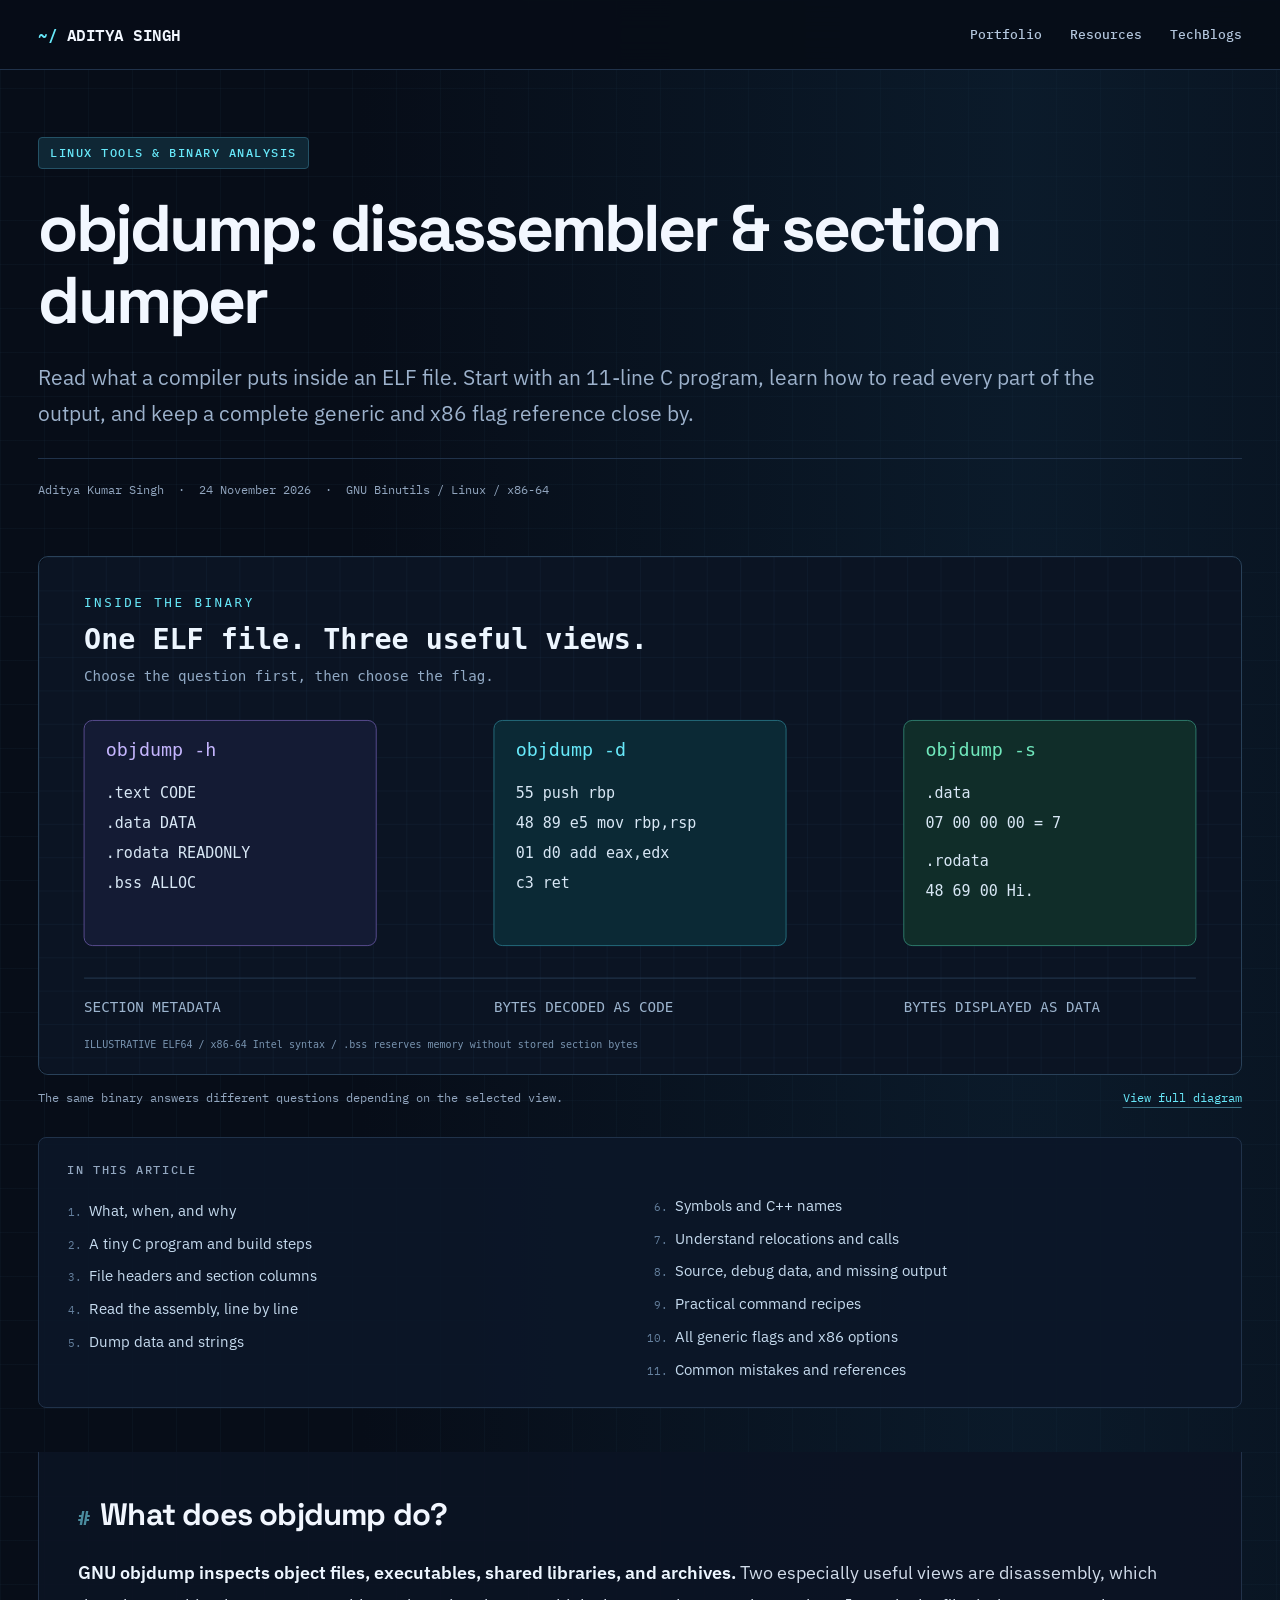
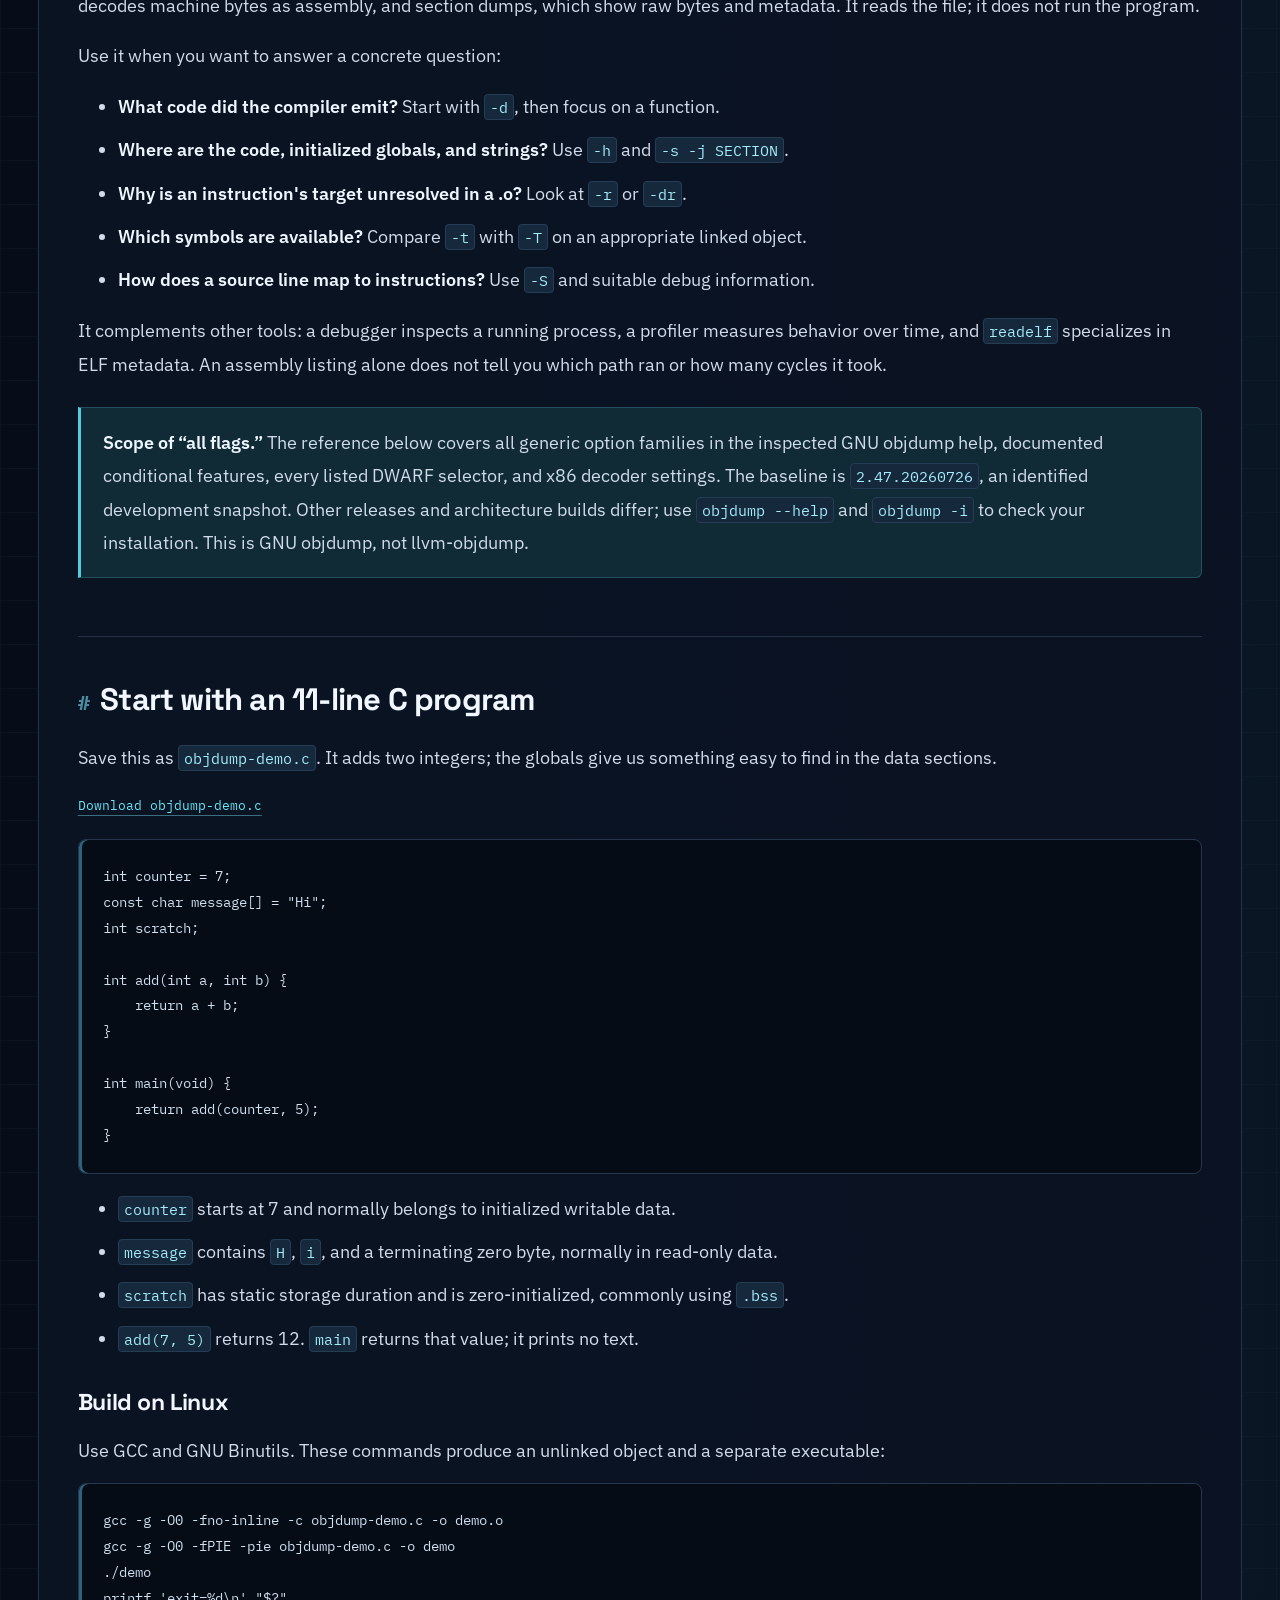
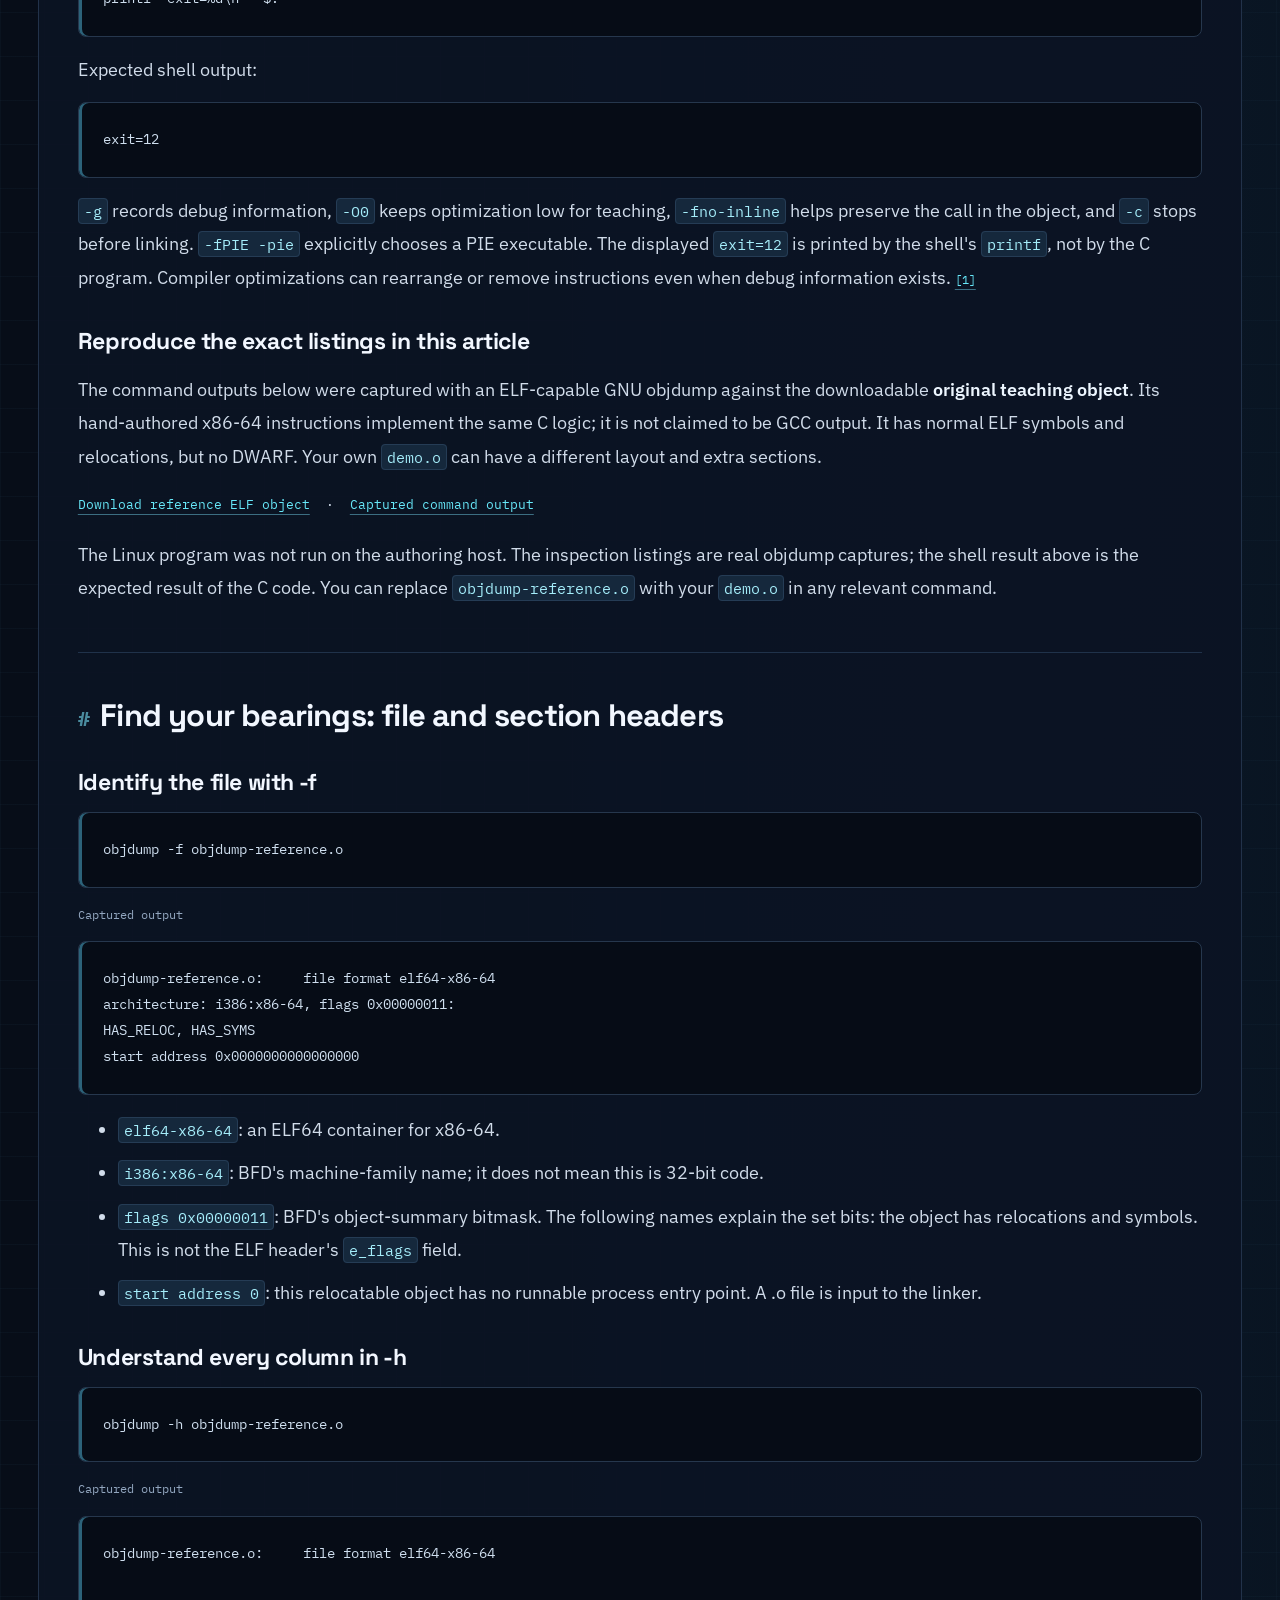
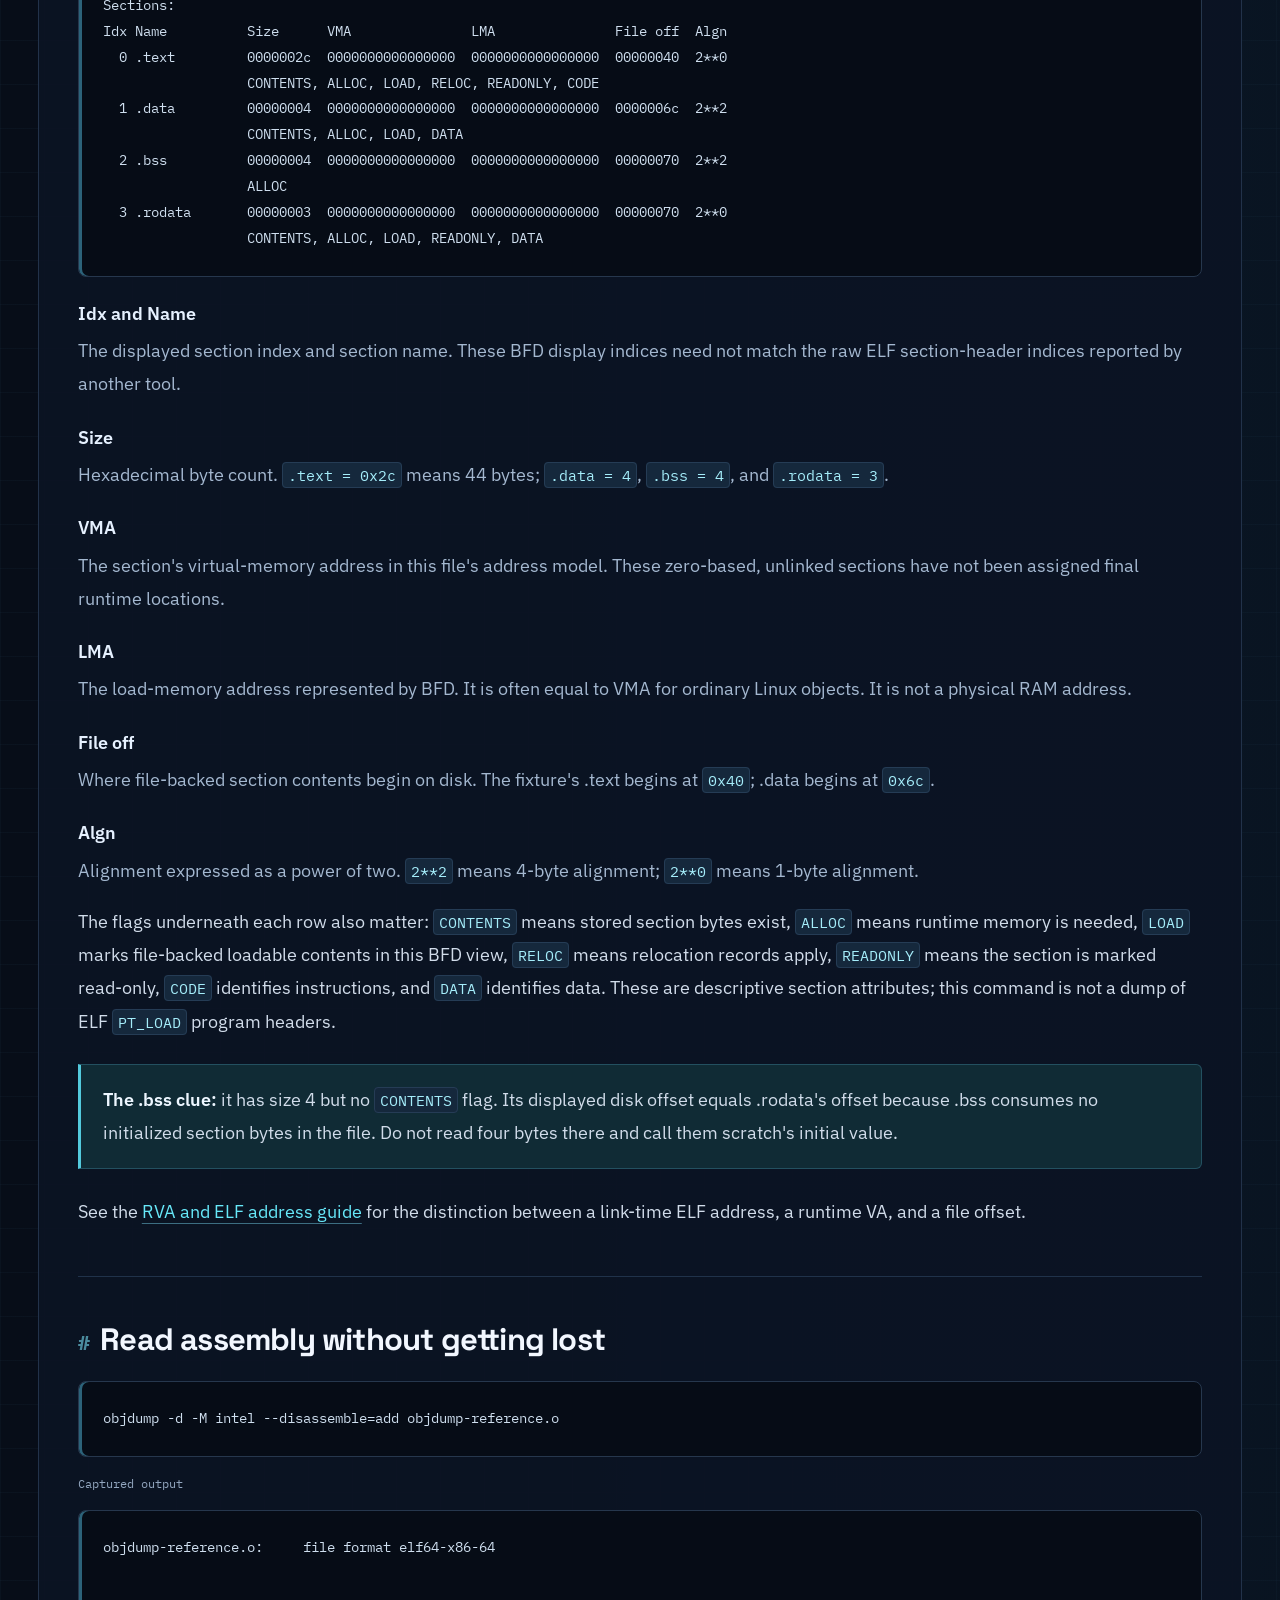
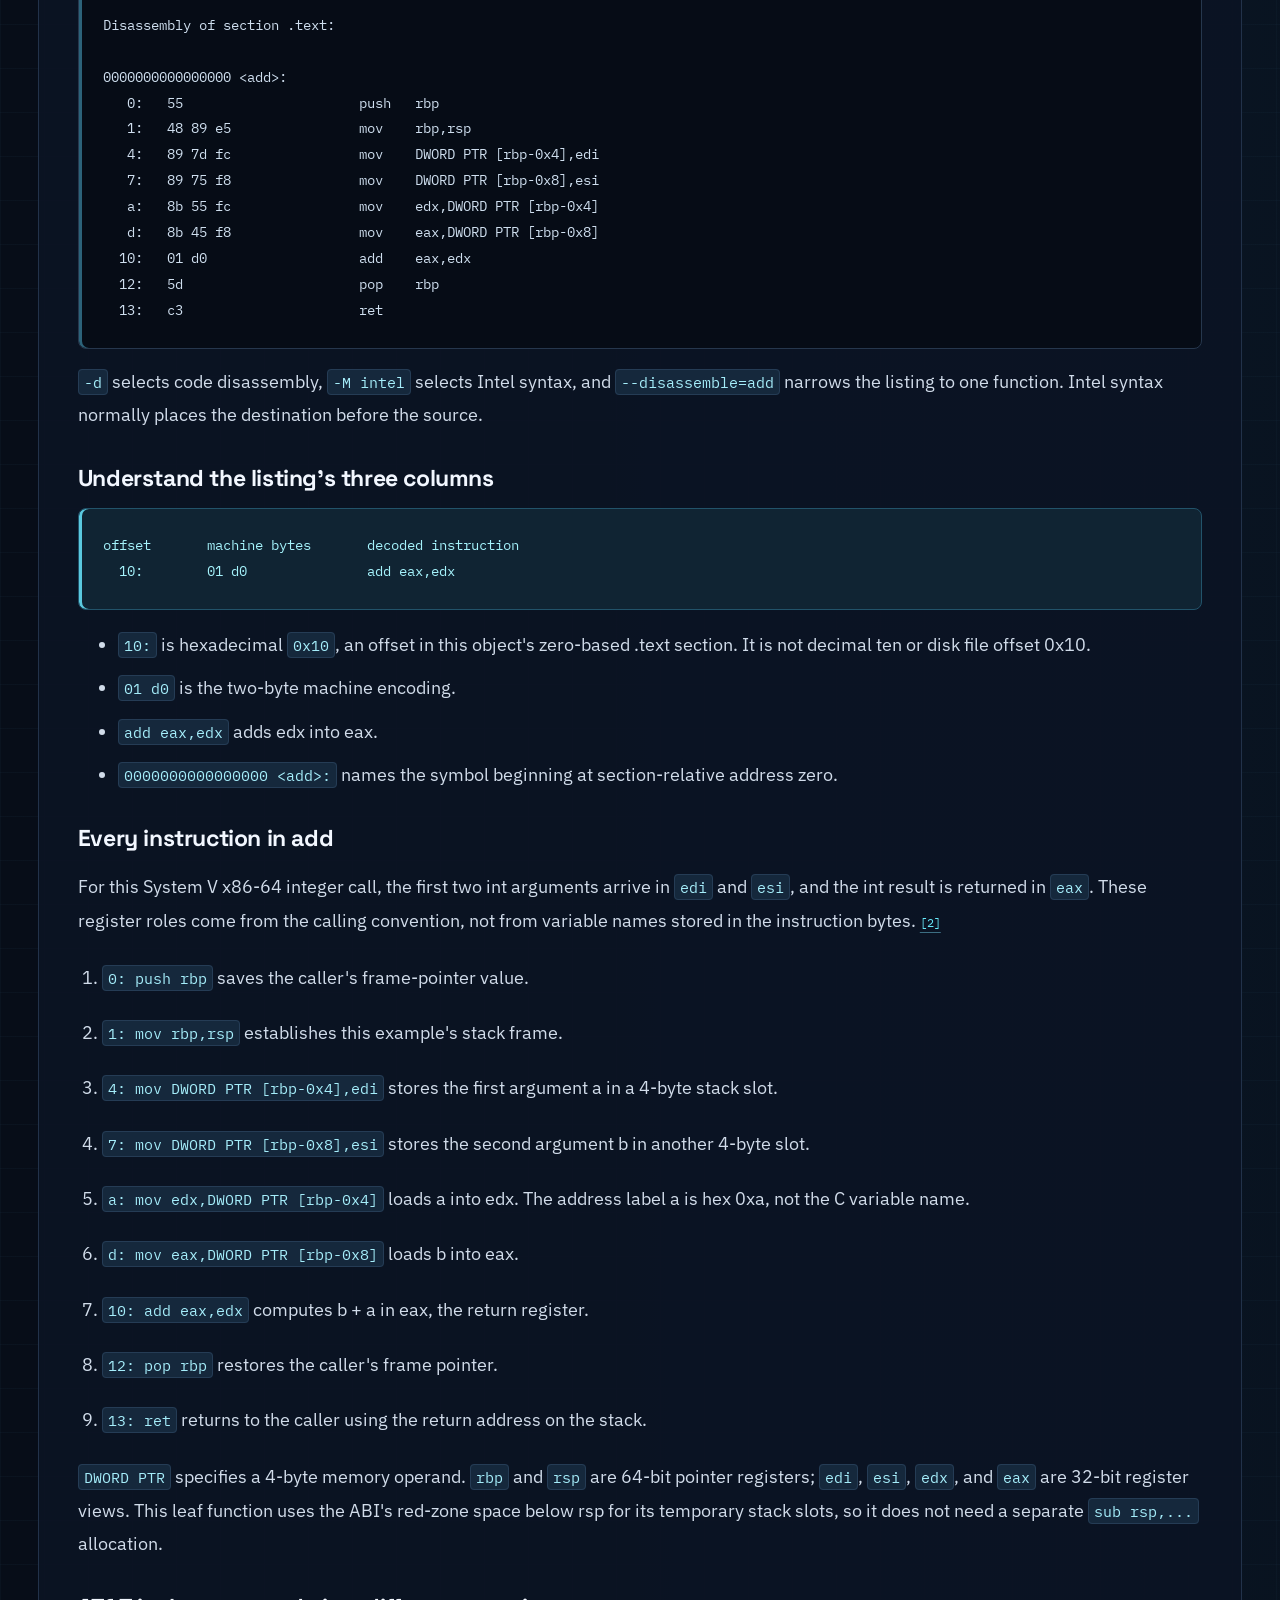
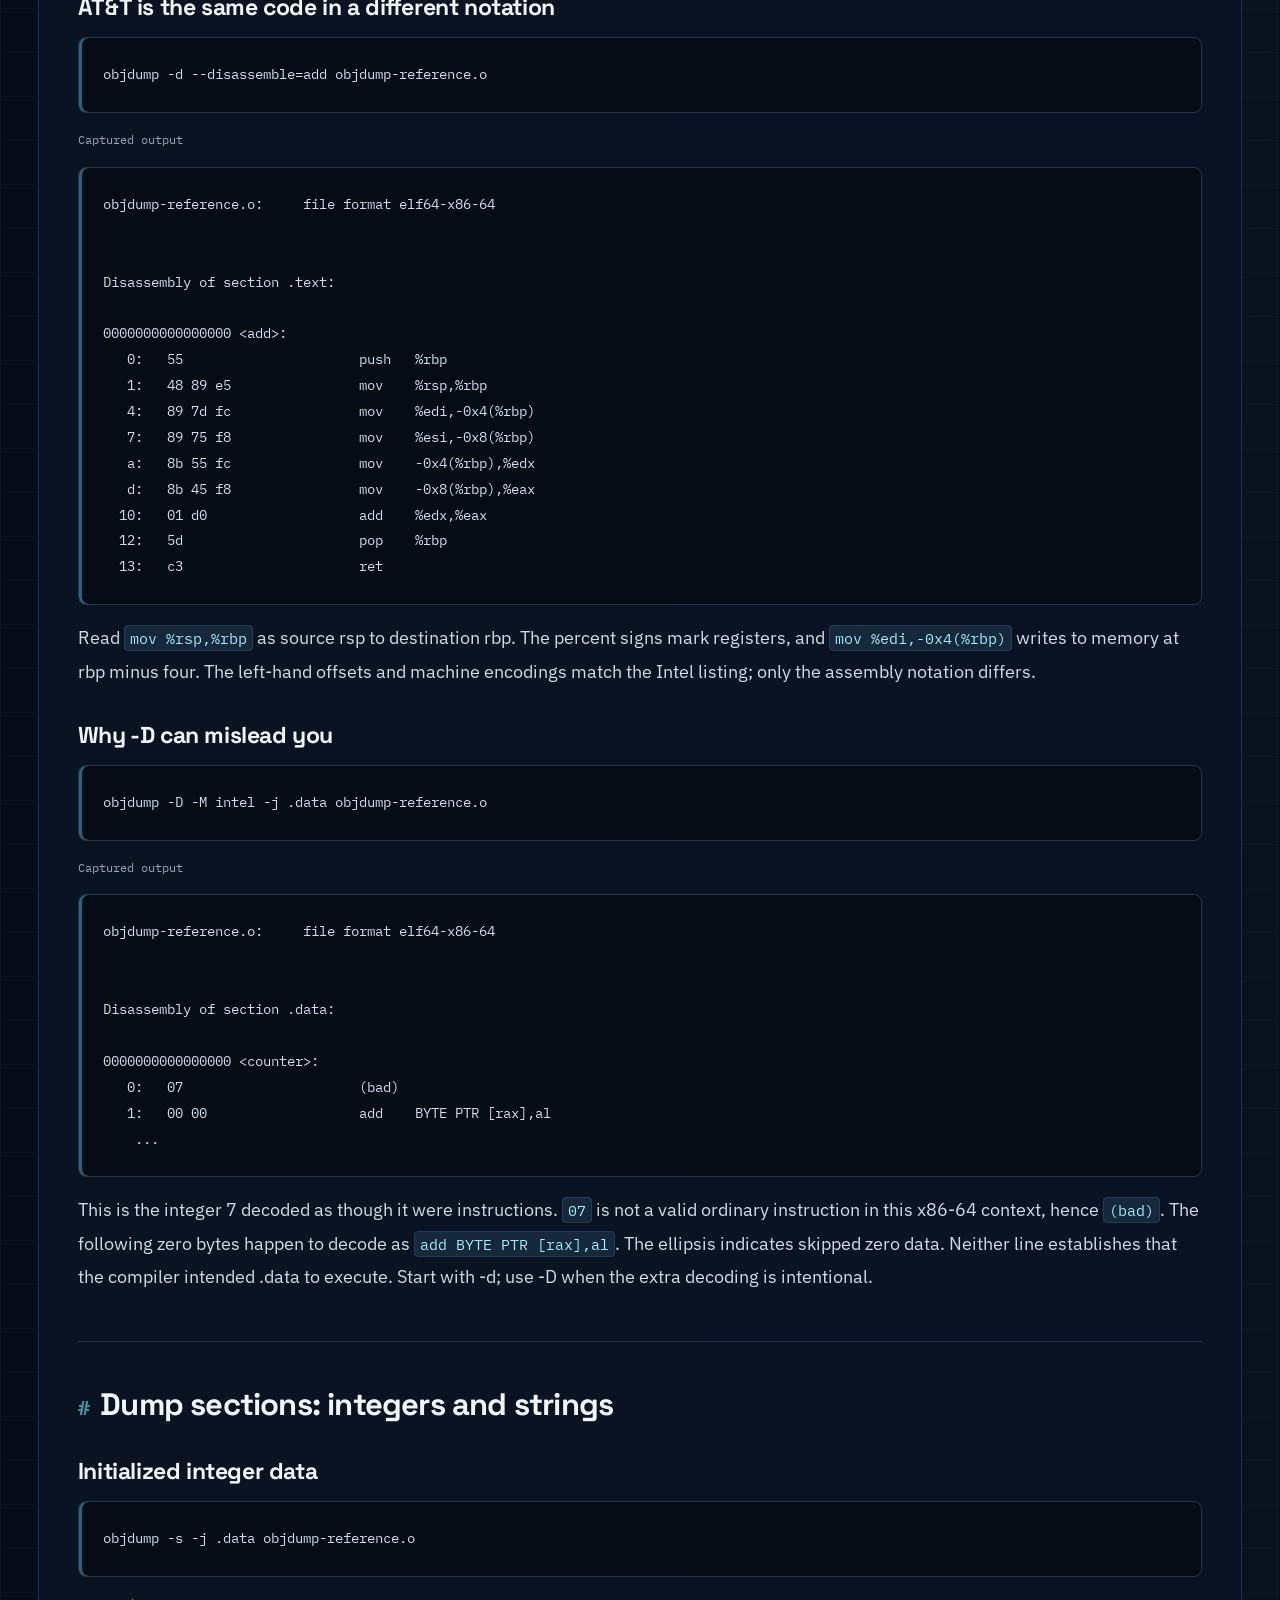
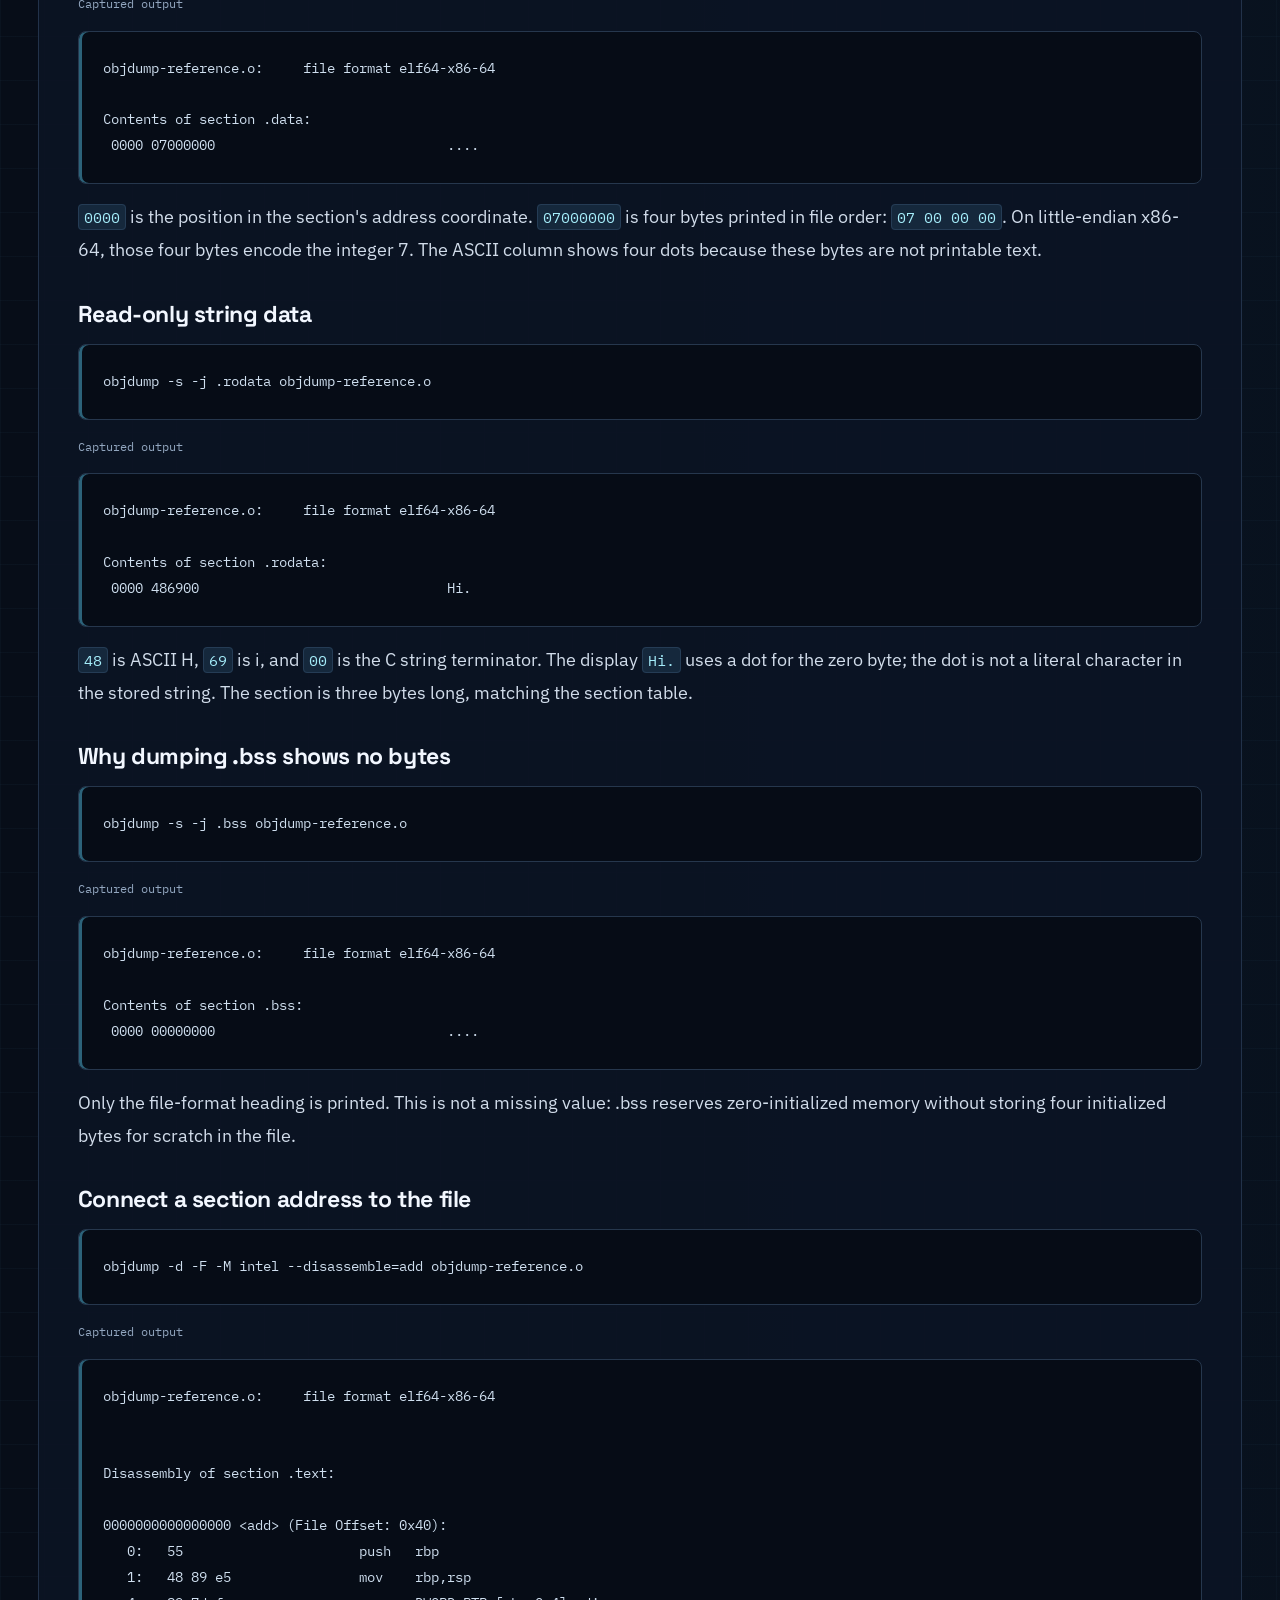
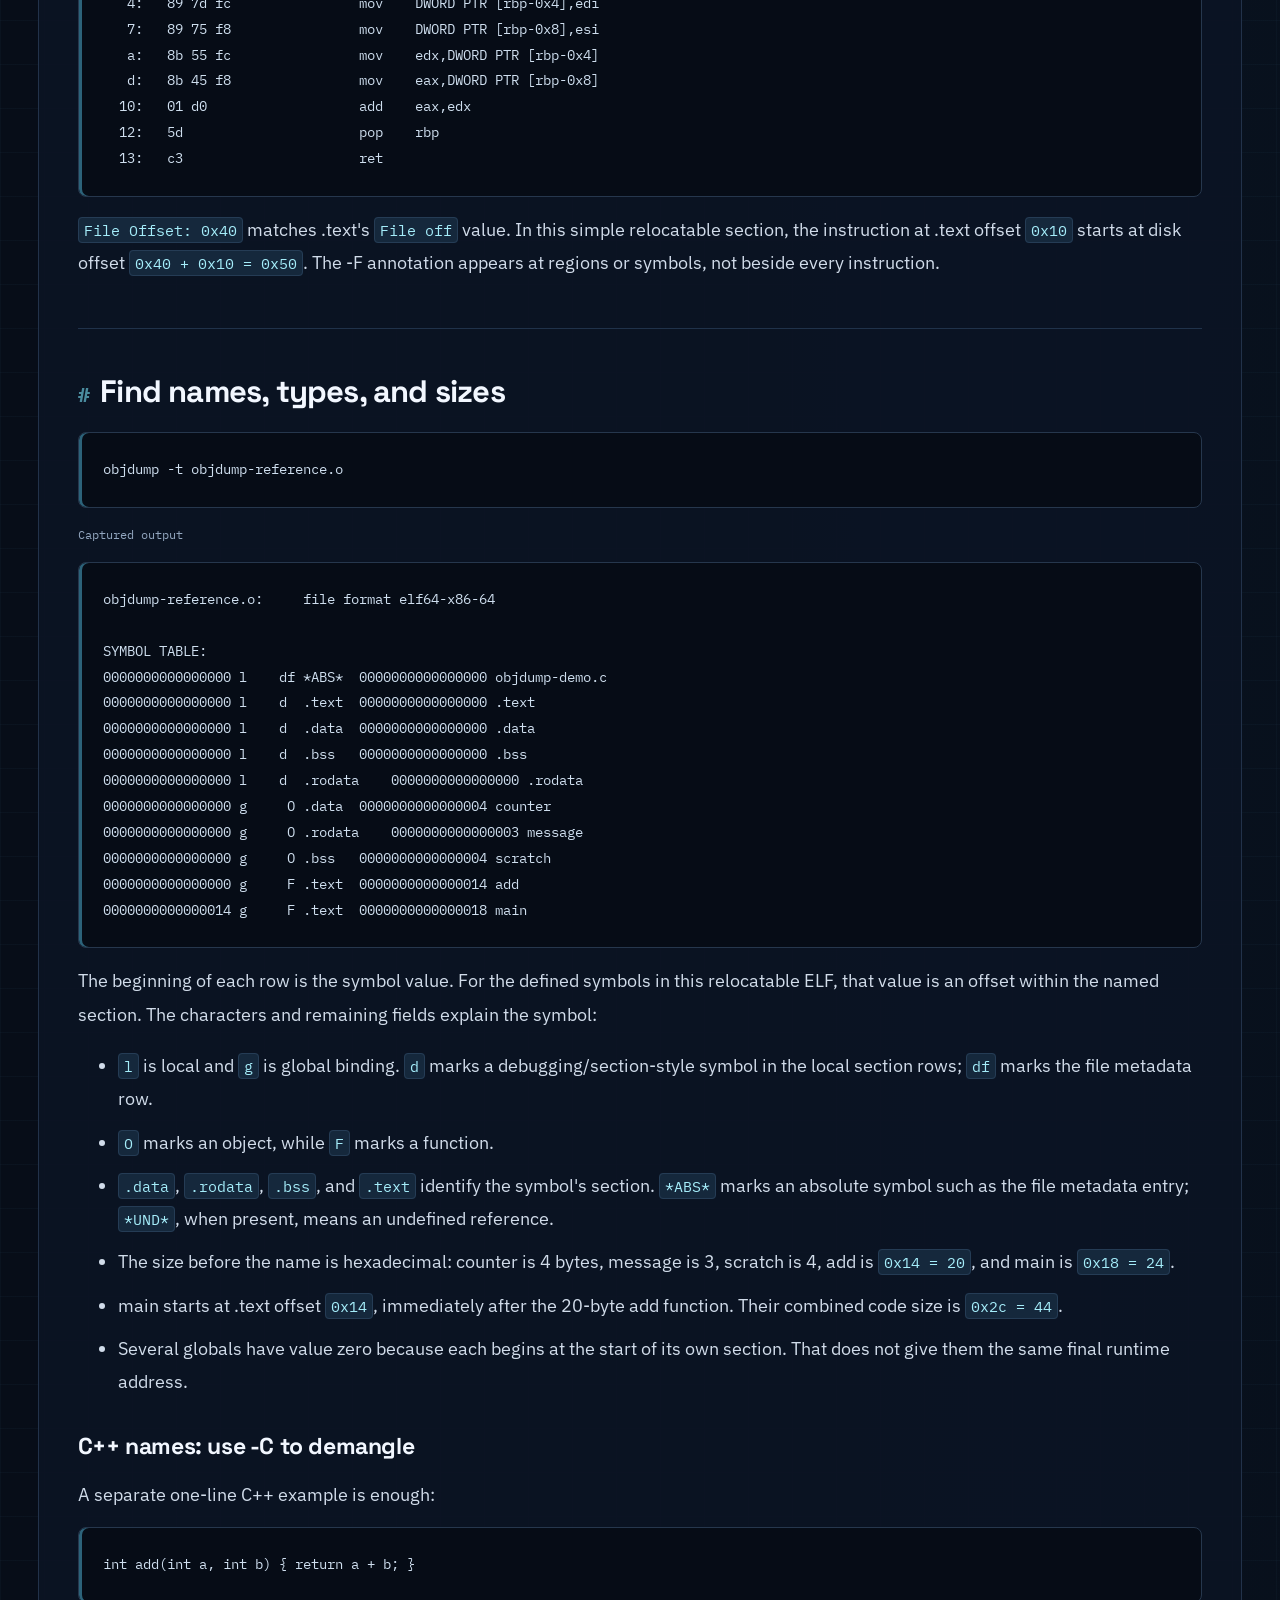
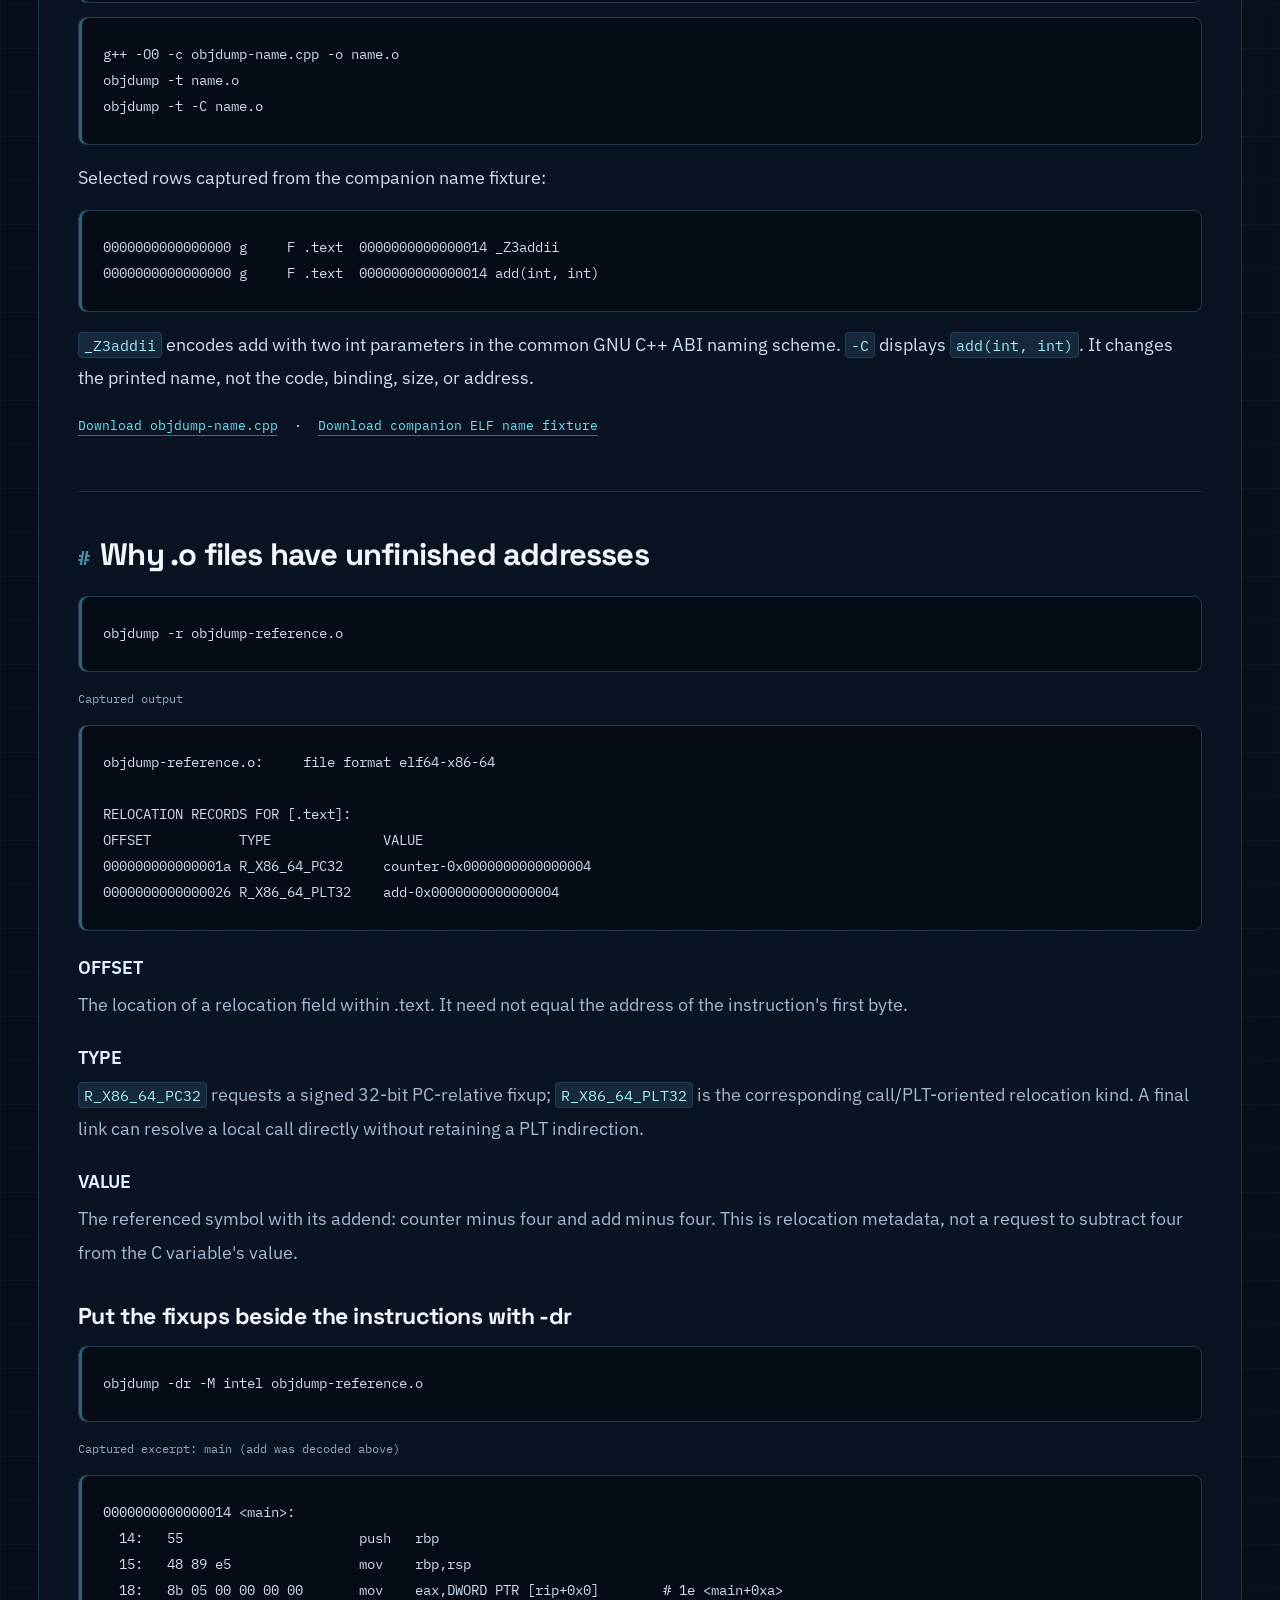
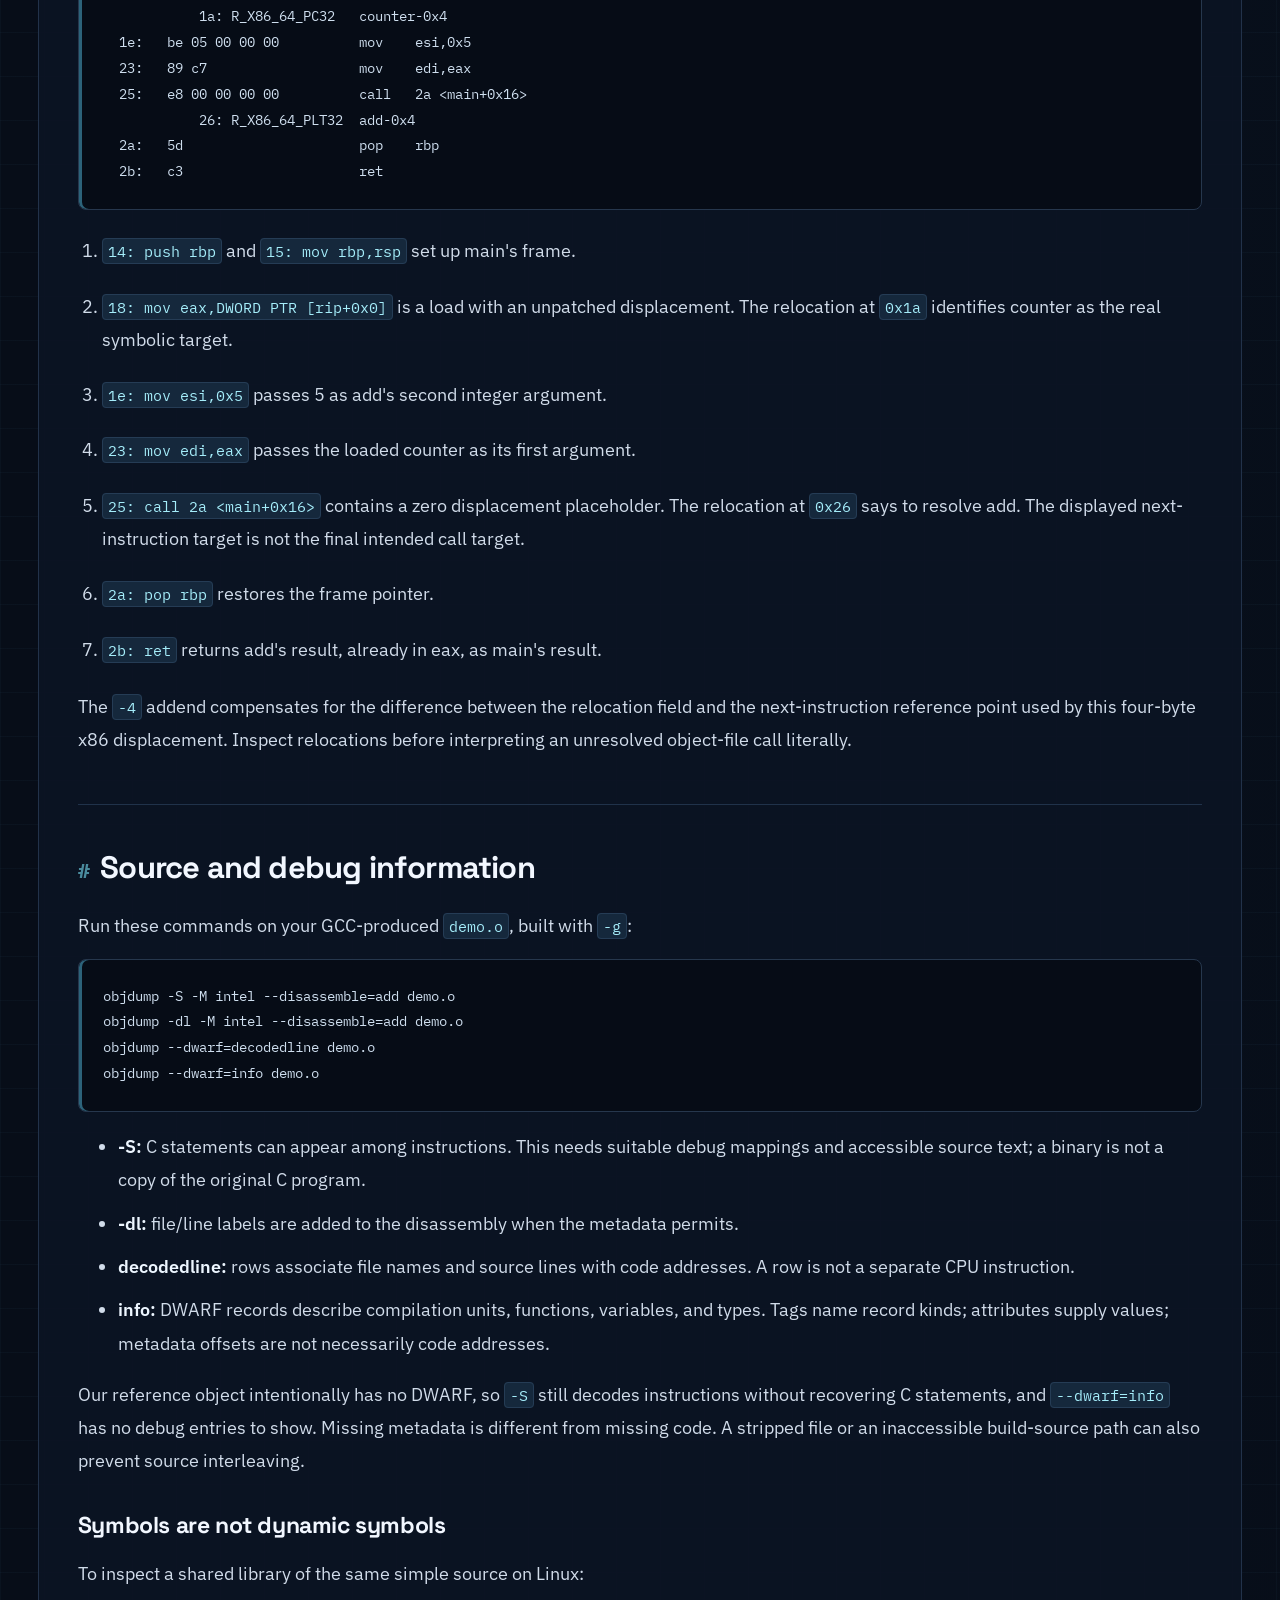
<file: techblogs/objdump-disassembler-section-dumper.html>
<!DOCTYPE html>
<html lang="en"><head><meta charset="UTF-8"><meta name="viewport" content="width=device-width, initial-scale=1.0">
<title>objdump: Disassembler and Section Dumper on Linux | Aditya Kumar Singh</title>
<meta name="description" content="Learn GNU objdump with a small C program, explained ELF disassembly, section bytes, symbols, relocations, and a searchable reference to 107 option and decoder families.">
<link rel="stylesheet" href="assets/article.css?v=20261124-wide"><link rel="stylesheet" href="assets/objdump.css"></head><body>
<a class="skip" href="#article-content">Skip to article</a>
<nav aria-label="Main navigation"><div class="nav-inner"><a class="brand" href="../index.html">ADITYA SINGH</a><div class="nav-links"><a href="../index.html">Portfolio</a><a href="../studyresources.html">Resources</a><a href="../techblogs.html">TechBlogs</a></div></div></nav>
<main class="page" id="article-content"><article>
<header class="hero"><span class="eyebrow">Linux tools &amp; binary analysis</span><h1>objdump: disassembler &amp; section dumper</h1><p class="standfirst">Read what a compiler puts inside an ELF file. Start with an 11-line C program, learn how to read every part of the output, and keep a complete generic and x86 flag reference close by.</p><p class="byline">Aditya Kumar Singh &nbsp;·&nbsp; <time datetime="2026-11-24">24 November 2026</time> &nbsp;·&nbsp; GNU Binutils / Linux / x86-64</p></header>
<figure class="hero-visual"><a href="assets/objdump-workflow.svg" aria-label="View full-size diagram of objdump views"><img class="hero-image" src="assets/objdump-workflow.svg" width="1440" height="620" alt="Three views of an ELF file: objdump -h lists sections, -d decodes instructions, and -s displays bytes."></a><figcaption><span>The same binary answers different questions depending on the selected view.</span><a href="assets/objdump-workflow.svg">View full diagram</a></figcaption></figure>
<aside class="toc" aria-labelledby="contents"><h2 id="contents">In this article</h2><ol><li><a href="#why">What, when, and why</a></li><li><a href="#example">A tiny C program and build steps</a></li><li><a href="#headers">File headers and section columns</a></li><li><a href="#disassembly">Read the assembly, line by line</a></li><li><a href="#bytes">Dump data and strings</a></li><li><a href="#symbols">Symbols and C++ names</a></li><li><a href="#relocations">Understand relocations and calls</a></li><li><a href="#source">Source, debug data, and missing output</a></li><li><a href="#recipes">Practical command recipes</a></li><li><a href="#flags">All generic flags and x86 options</a></li><li><a href="#pitfalls">Common mistakes and references</a></li></ol></aside>
<div class="body">
<section id="why"><h2>What does objdump do?</h2><p><strong>GNU objdump inspects object files, executables, shared libraries, and archives.</strong> Two especially useful views are disassembly, which decodes machine bytes as assembly, and section dumps, which show raw bytes and metadata. It reads the file; it does not run the program.</p><p>Use it when you want to answer a concrete question:</p><ul><li><strong>What code did the compiler emit?</strong> Start with <code>-d</code>, then focus on a function.</li><li><strong>Where are the code, initialized globals, and strings?</strong> Use <code>-h</code> and <code>-s -j SECTION</code>.</li><li><strong>Why is an instruction's target unresolved in a .o?</strong> Look at <code>-r</code> or <code>-dr</code>.</li><li><strong>Which symbols are available?</strong> Compare <code>-t</code> with <code>-T</code> on an appropriate linked object.</li><li><strong>How does a source line map to instructions?</strong> Use <code>-S</code> and suitable debug information.</li></ul><p>It complements other tools: a debugger inspects a running process, a profiler measures behavior over time, and <code>readelf</code> specializes in ELF metadata. An assembly listing alone does not tell you which path ran or how many cycles it took.</p><div class="note"><p><strong>Scope of “all flags.”</strong> The reference below covers all generic option families in the inspected GNU objdump help, documented conditional features, every listed DWARF selector, and x86 decoder settings. The baseline is <code>2.47.20260726</code>, an identified development snapshot. Other releases and architecture builds differ; use <code>objdump --help</code> and <code>objdump -i</code> to check your installation. This is GNU objdump, not llvm-objdump.</p></div></section>
<section id="example"><h2>Start with an 11-line C program</h2><p>Save this as <code>objdump-demo.c</code>. It adds two integers; the globals give us something easy to find in the data sections.</p><p class="download"><a href="code/objdump-demo.c" download>Download objdump-demo.c</a></p><pre aria-label="Simple C example"><code>int counter = 7;
const char message[] = &quot;Hi&quot;;
int scratch;

int add(int a, int b) {
    return a + b;
}

int main(void) {
    return add(counter, 5);
}
</code></pre><ul><li><code>counter</code> starts at 7 and normally belongs to initialized writable data.</li><li><code>message</code> contains <code>H</code>, <code>i</code>, and a terminating zero byte, normally in read-only data.</li><li><code>scratch</code> has static storage duration and is zero-initialized, commonly using <code>.bss</code>.</li><li><code>add(7, 5)</code> returns 12. <code>main</code> returns that value; it prints no text.</li></ul>
<h3>Build on Linux</h3><p>Use GCC and GNU Binutils. These commands produce an unlinked object and a separate executable:</p><pre><code>gcc -g -O0 -fno-inline -c objdump-demo.c -o demo.o
gcc -g -O0 -fPIE -pie objdump-demo.c -o demo
./demo
printf 'exit=%d\n' "$?"</code></pre><p>Expected shell output:</p><pre><code>exit=12</code></pre><p><code>-g</code> records debug information, <code>-O0</code> keeps optimization low for teaching, <code>-fno-inline</code> helps preserve the call in the object, and <code>-c</code> stops before linking. <code>-fPIE -pie</code> explicitly chooses a PIE executable. The displayed <code>exit=12</code> is printed by the shell's <code>printf</code>, not by the C program. Compiler optimizations can rearrange or remove instructions even when debug information exists. <a class="ref" href="https://gcc.gnu.org/onlinedocs/gcc/Debugging-Options.html">[1]</a></p>
<h3>Reproduce the exact listings in this article</h3><p>The command outputs below were captured with an ELF-capable GNU objdump against the downloadable <strong>original teaching object</strong>. Its hand-authored x86-64 instructions implement the same C logic; it is not claimed to be GCC output. It has normal ELF symbols and relocations, but no DWARF. Your own <code>demo.o</code> can have a different layout and extra sections.</p><p class="download"><a href="code/objdump-reference.o" download>Download reference ELF object</a> &nbsp;·&nbsp; <a href="code/objdump-captured-output.txt">Captured command output</a></p><p>The Linux program was not run on the authoring host. The inspection listings are real objdump captures; the shell result above is the expected result of the C code. You can replace <code>objdump-reference.o</code> with your <code>demo.o</code> in any relevant command.</p></section>
<section id="headers"><h2>Find your bearings: file and section headers</h2><h3>Identify the file with -f</h3><pre><code>objdump -f objdump-reference.o</code></pre><p class="capture-label">Captured output</p><pre><code>objdump-reference.o:     file format elf64-x86-64
architecture: i386:x86-64, flags 0x00000011:
HAS_RELOC, HAS_SYMS
start address 0x0000000000000000</code></pre>
<ul><li><code>elf64-x86-64</code>: an ELF64 container for x86-64.</li><li><code>i386:x86-64</code>: BFD's machine-family name; it does not mean this is 32-bit code.</li><li><code>flags 0x00000011</code>: BFD's object-summary bitmask. The following names explain the set bits: the object has relocations and symbols. This is not the ELF header's <code>e_flags</code> field.</li><li><code>start address 0</code>: this relocatable object has no runnable process entry point. A .o file is input to the linker.</li></ul>
<h3>Understand every column in -h</h3><pre><code>objdump -h objdump-reference.o</code></pre><p class="capture-label">Captured output</p><pre><code>objdump-reference.o:     file format elf64-x86-64

Sections:
Idx Name          Size      VMA               LMA               File off  Algn
  0 .text         0000002c  0000000000000000  0000000000000000  00000040  2**0
                  CONTENTS, ALLOC, LOAD, RELOC, READONLY, CODE
  1 .data         00000004  0000000000000000  0000000000000000  0000006c  2**2
                  CONTENTS, ALLOC, LOAD, DATA
  2 .bss          00000004  0000000000000000  0000000000000000  00000070  2**2
                  ALLOC
  3 .rodata       00000003  0000000000000000  0000000000000000  00000070  2**0
                  CONTENTS, ALLOC, LOAD, READONLY, DATA</code></pre>
<dl class="definition"><dt>Idx and Name</dt><dd>The displayed section index and section name. These BFD display indices need not match the raw ELF section-header indices reported by another tool.</dd><dt>Size</dt><dd>Hexadecimal byte count. <code>.text = 0x2c</code> means 44 bytes; <code>.data = 4</code>, <code>.bss = 4</code>, and <code>.rodata = 3</code>.</dd><dt>VMA</dt><dd>The section's virtual-memory address in this file's address model. These zero-based, unlinked sections have not been assigned final runtime locations.</dd><dt>LMA</dt><dd>The load-memory address represented by BFD. It is often equal to VMA for ordinary Linux objects. It is not a physical RAM address.</dd><dt>File off</dt><dd>Where file-backed section contents begin on disk. The fixture's .text begins at <code>0x40</code>; .data begins at <code>0x6c</code>.</dd><dt>Algn</dt><dd>Alignment expressed as a power of two. <code>2**2</code> means 4-byte alignment; <code>2**0</code> means 1-byte alignment.</dd></dl>
<p>The flags underneath each row also matter: <code>CONTENTS</code> means stored section bytes exist, <code>ALLOC</code> means runtime memory is needed, <code>LOAD</code> marks file-backed loadable contents in this BFD view, <code>RELOC</code> means relocation records apply, <code>READONLY</code> means the section is marked read-only, <code>CODE</code> identifies instructions, and <code>DATA</code> identifies data. These are descriptive section attributes; this command is not a dump of ELF <code>PT_LOAD</code> program headers.</p><div class="note"><p><strong>The .bss clue:</strong> it has size 4 but no <code>CONTENTS</code> flag. Its displayed disk offset equals .rodata's offset because .bss consumes no initialized section bytes in the file. Do not read four bytes there and call them scratch's initial value.</p></div><p>See the <a href="rva-relative-virtual-address.html">RVA and ELF address guide</a> for the distinction between a link-time ELF address, a runtime VA, and a file offset.</p></section>

<section id="disassembly"><h2>Read assembly without getting lost</h2><pre><code>objdump -d -M intel --disassemble=add objdump-reference.o</code></pre><p class="capture-label">Captured output</p><pre><code>objdump-reference.o:     file format elf64-x86-64


Disassembly of section .text:

0000000000000000 &lt;add&gt;:
   0:	55                   	push   rbp
   1:	48 89 e5             	mov    rbp,rsp
   4:	89 7d fc             	mov    DWORD PTR [rbp-0x4],edi
   7:	89 75 f8             	mov    DWORD PTR [rbp-0x8],esi
   a:	8b 55 fc             	mov    edx,DWORD PTR [rbp-0x4]
   d:	8b 45 f8             	mov    eax,DWORD PTR [rbp-0x8]
  10:	01 d0                	add    eax,edx
  12:	5d                   	pop    rbp
  13:	c3                   	ret</code></pre>
<p><code>-d</code> selects code disassembly, <code>-M intel</code> selects Intel syntax, and <code>--disassemble=add</code> narrows the listing to one function. Intel syntax normally places the destination before the source.</p><h3>Understand the listing's three columns</h3><pre class="formula"><code>offset       machine bytes       decoded instruction
  10:        01 d0               add eax,edx</code></pre><ul><li><code>10:</code> is hexadecimal <code>0x10</code>, an offset in this object's zero-based .text section. It is not decimal ten or disk file offset 0x10.</li><li><code>01 d0</code> is the two-byte machine encoding.</li><li><code>add eax,edx</code> adds edx into eax.</li><li><code>0000000000000000 &lt;add&gt;:</code> names the symbol beginning at section-relative address zero.</li></ul>
<h3>Every instruction in add</h3><p>For this System V x86-64 integer call, the first two int arguments arrive in <code>edi</code> and <code>esi</code>, and the int result is returned in <code>eax</code>. These register roles come from the calling convention, not from variable names stored in the instruction bytes. <a class="ref" href="https://gitlab.com/x86-psABIs/x86-64-ABI">[2]</a></p><ol class="instruction-list"><li><code>0: push rbp</code> saves the caller's frame-pointer value.</li><li><code>1: mov rbp,rsp</code> establishes this example's stack frame.</li><li><code>4: mov DWORD PTR [rbp-0x4],edi</code> stores the first argument a in a 4-byte stack slot.</li><li><code>7: mov DWORD PTR [rbp-0x8],esi</code> stores the second argument b in another 4-byte slot.</li><li><code>a: mov edx,DWORD PTR [rbp-0x4]</code> loads a into edx. The address label a is hex 0xa, not the C variable name.</li><li><code>d: mov eax,DWORD PTR [rbp-0x8]</code> loads b into eax.</li><li><code>10: add eax,edx</code> computes b + a in eax, the return register.</li><li><code>12: pop rbp</code> restores the caller's frame pointer.</li><li><code>13: ret</code> returns to the caller using the return address on the stack.</li></ol><p><code>DWORD PTR</code> specifies a 4-byte memory operand. <code>rbp</code> and <code>rsp</code> are 64-bit pointer registers; <code>edi</code>, <code>esi</code>, <code>edx</code>, and <code>eax</code> are 32-bit register views. This leaf function uses the ABI's red-zone space below rsp for its temporary stack slots, so it does not need a separate <code>sub rsp,...</code> allocation.</p>
<h3>AT&amp;T is the same code in a different notation</h3><pre><code>objdump -d --disassemble=add objdump-reference.o</code></pre><p class="capture-label">Captured output</p><pre><code>objdump-reference.o:     file format elf64-x86-64


Disassembly of section .text:

0000000000000000 &lt;add&gt;:
   0:	55                   	push   %rbp
   1:	48 89 e5             	mov    %rsp,%rbp
   4:	89 7d fc             	mov    %edi,-0x4(%rbp)
   7:	89 75 f8             	mov    %esi,-0x8(%rbp)
   a:	8b 55 fc             	mov    -0x4(%rbp),%edx
   d:	8b 45 f8             	mov    -0x8(%rbp),%eax
  10:	01 d0                	add    %edx,%eax
  12:	5d                   	pop    %rbp
  13:	c3                   	ret</code></pre>
<p>Read <code>mov %rsp,%rbp</code> as source rsp to destination rbp. The percent signs mark registers, and <code>mov %edi,-0x4(%rbp)</code> writes to memory at rbp minus four. The left-hand offsets and machine encodings match the Intel listing; only the assembly notation differs.</p><h3>Why -D can mislead you</h3><pre><code>objdump -D -M intel -j .data objdump-reference.o</code></pre><p class="capture-label">Captured output</p><pre><code>objdump-reference.o:     file format elf64-x86-64


Disassembly of section .data:

0000000000000000 &lt;counter&gt;:
   0:	07                   	(bad)
   1:	00 00                	add    BYTE PTR [rax],al
	...</code></pre>
<p>This is the integer 7 decoded as though it were instructions. <code>07</code> is not a valid ordinary instruction in this x86-64 context, hence <code>(bad)</code>. The following zero bytes happen to decode as <code>add BYTE PTR [rax],al</code>. The ellipsis indicates skipped zero data. Neither line establishes that the compiler intended .data to execute. Start with -d; use -D when the extra decoding is intentional.</p></section>
<section id="bytes"><h2>Dump sections: integers and strings</h2><h3>Initialized integer data</h3><pre><code>objdump -s -j .data objdump-reference.o</code></pre><p class="capture-label">Captured output</p><pre><code>objdump-reference.o:     file format elf64-x86-64

Contents of section .data:
 0000 07000000                             ....</code></pre>
<p><code>0000</code> is the position in the section's address coordinate. <code>07000000</code> is four bytes printed in file order: <code>07 00 00 00</code>. On little-endian x86-64, those four bytes encode the integer 7. The ASCII column shows four dots because these bytes are not printable text.</p><h3>Read-only string data</h3><pre><code>objdump -s -j .rodata objdump-reference.o</code></pre><p class="capture-label">Captured output</p><pre><code>objdump-reference.o:     file format elf64-x86-64

Contents of section .rodata:
 0000 486900                               Hi.</code></pre>
<p><code>48</code> is ASCII H, <code>69</code> is i, and <code>00</code> is the C string terminator. The display <code>Hi.</code> uses a dot for the zero byte; the dot is not a literal character in the stored string. The section is three bytes long, matching the section table.</p><h3>Why dumping .bss shows no bytes</h3><pre><code>objdump -s -j .bss objdump-reference.o</code></pre><p class="capture-label">Captured output</p><pre><code>objdump-reference.o:     file format elf64-x86-64

Contents of section .bss:
 0000 00000000                             ....</code></pre>
<p>Only the file-format heading is printed. This is not a missing value: .bss reserves zero-initialized memory without storing four initialized bytes for scratch in the file.</p><h3>Connect a section address to the file</h3><pre><code>objdump -d -F -M intel --disassemble=add objdump-reference.o</code></pre><p class="capture-label">Captured output</p><pre><code>objdump-reference.o:     file format elf64-x86-64


Disassembly of section .text:

0000000000000000 &lt;add&gt; (File Offset: 0x40):
   0:	55                   	push   rbp
   1:	48 89 e5             	mov    rbp,rsp
   4:	89 7d fc             	mov    DWORD PTR [rbp-0x4],edi
   7:	89 75 f8             	mov    DWORD PTR [rbp-0x8],esi
   a:	8b 55 fc             	mov    edx,DWORD PTR [rbp-0x4]
   d:	8b 45 f8             	mov    eax,DWORD PTR [rbp-0x8]
  10:	01 d0                	add    eax,edx
  12:	5d                   	pop    rbp
  13:	c3                   	ret</code></pre>
<p><code>File Offset: 0x40</code> matches .text's <code>File off</code> value. In this simple relocatable section, the instruction at .text offset <code>0x10</code> starts at disk offset <code>0x40 + 0x10 = 0x50</code>. The -F annotation appears at regions or symbols, not beside every instruction.</p></section>
<section id="symbols"><h2>Find names, types, and sizes</h2><pre><code>objdump -t objdump-reference.o</code></pre><p class="capture-label">Captured output</p><pre><code>objdump-reference.o:     file format elf64-x86-64

SYMBOL TABLE:
0000000000000000 l    df *ABS*	0000000000000000 objdump-demo.c
0000000000000000 l    d  .text	0000000000000000 .text
0000000000000000 l    d  .data	0000000000000000 .data
0000000000000000 l    d  .bss	0000000000000000 .bss
0000000000000000 l    d  .rodata	0000000000000000 .rodata
0000000000000000 g     O .data	0000000000000004 counter
0000000000000000 g     O .rodata	0000000000000003 message
0000000000000000 g     O .bss	0000000000000004 scratch
0000000000000000 g     F .text	0000000000000014 add
0000000000000014 g     F .text	0000000000000018 main</code></pre>
<p>The beginning of each row is the symbol value. For the defined symbols in this relocatable ELF, that value is an offset within the named section. The characters and remaining fields explain the symbol:</p><ul><li><code>l</code> is local and <code>g</code> is global binding. <code>d</code> marks a debugging/section-style symbol in the local section rows; <code>df</code> marks the file metadata row.</li><li><code>O</code> marks an object, while <code>F</code> marks a function.</li><li><code>.data</code>, <code>.rodata</code>, <code>.bss</code>, and <code>.text</code> identify the symbol's section. <code>*ABS*</code> marks an absolute symbol such as the file metadata entry; <code>*UND*</code>, when present, means an undefined reference.</li><li>The size before the name is hexadecimal: counter is 4 bytes, message is 3, scratch is 4, add is <code>0x14 = 20</code>, and main is <code>0x18 = 24</code>.</li><li>main starts at .text offset <code>0x14</code>, immediately after the 20-byte add function. Their combined code size is <code>0x2c = 44</code>.</li><li>Several globals have value zero because each begins at the start of its own section. That does not give them the same final runtime address.</li></ul>
<h3>C++ names: use -C to demangle</h3><p>A separate one-line C++ example is enough:</p><pre><code>int add(int a, int b) { return a + b; }</code></pre><pre><code>g++ -O0 -c objdump-name.cpp -o name.o
objdump -t name.o
objdump -t -C name.o</code></pre><p>Selected rows captured from the companion name fixture:</p><pre><code>0000000000000000 g     F .text	0000000000000014 _Z3addii
0000000000000000 g     F .text	0000000000000014 add(int, int)</code></pre><p><code>_Z3addii</code> encodes add with two int parameters in the common GNU C++ ABI naming scheme. <code>-C</code> displays <code>add(int, int)</code>. It changes the printed name, not the code, binding, size, or address.</p><p class="download"><a href="code/objdump-name.cpp" download>Download objdump-name.cpp</a> &nbsp;·&nbsp; <a href="code/objdump-cpp-reference.o" download>Download companion ELF name fixture</a></p></section>
<section id="relocations"><h2>Why .o files have unfinished addresses</h2><pre><code>objdump -r objdump-reference.o</code></pre><p class="capture-label">Captured output</p><pre><code>objdump-reference.o:     file format elf64-x86-64

RELOCATION RECORDS FOR [.text]:
OFFSET           TYPE              VALUE
000000000000001a R_X86_64_PC32     counter-0x0000000000000004
0000000000000026 R_X86_64_PLT32    add-0x0000000000000004</code></pre>
<dl class="definition"><dt>OFFSET</dt><dd>The location of a relocation field within .text. It need not equal the address of the instruction's first byte.</dd><dt>TYPE</dt><dd><code>R_X86_64_PC32</code> requests a signed 32-bit PC-relative fixup; <code>R_X86_64_PLT32</code> is the corresponding call/PLT-oriented relocation kind. A final link can resolve a local call directly without retaining a PLT indirection.</dd><dt>VALUE</dt><dd>The referenced symbol with its addend: counter minus four and add minus four. This is relocation metadata, not a request to subtract four from the C variable's value.</dd></dl>
<h3>Put the fixups beside the instructions with -dr</h3><pre><code>objdump -dr -M intel objdump-reference.o</code></pre><p class="capture-label">Captured excerpt: main (add was decoded above)</p><pre><code>0000000000000014 &lt;main&gt;:
  14:	55                   	push   rbp
  15:	48 89 e5             	mov    rbp,rsp
  18:	8b 05 00 00 00 00    	mov    eax,DWORD PTR [rip+0x0]        # 1e &lt;main+0xa&gt;
			1a: R_X86_64_PC32	counter-0x4
  1e:	be 05 00 00 00       	mov    esi,0x5
  23:	89 c7                	mov    edi,eax
  25:	e8 00 00 00 00       	call   2a &lt;main+0x16&gt;
			26: R_X86_64_PLT32	add-0x4
  2a:	5d                   	pop    rbp
  2b:	c3                   	ret</code></pre><ol class="instruction-list"><li><code>14: push rbp</code> and <code>15: mov rbp,rsp</code> set up main's frame.</li><li><code>18: mov eax,DWORD PTR [rip+0x0]</code> is a load with an unpatched displacement. The relocation at <code>0x1a</code> identifies counter as the real symbolic target.</li><li><code>1e: mov esi,0x5</code> passes 5 as add's second integer argument.</li><li><code>23: mov edi,eax</code> passes the loaded counter as its first argument.</li><li><code>25: call 2a &lt;main+0x16&gt;</code> contains a zero displacement placeholder. The relocation at <code>0x26</code> says to resolve add. The displayed next-instruction target is not the final intended call target.</li><li><code>2a: pop rbp</code> restores the frame pointer.</li><li><code>2b: ret</code> returns add's result, already in eax, as main's result.</li></ol><p>The <code>-4</code> addend compensates for the difference between the relocation field and the next-instruction reference point used by this four-byte x86 displacement. Inspect relocations before interpreting an unresolved object-file call literally.</p></section>
<section id="source"><h2>Source and debug information</h2><p>Run these commands on your GCC-produced <code>demo.o</code>, built with <code>-g</code>:</p><pre><code>objdump -S -M intel --disassemble=add demo.o
objdump -dl -M intel --disassemble=add demo.o
objdump --dwarf=decodedline demo.o
objdump --dwarf=info demo.o</code></pre><ul><li><strong>-S:</strong> C statements can appear among instructions. This needs suitable debug mappings and accessible source text; a binary is not a copy of the original C program.</li><li><strong>-dl:</strong> file/line labels are added to the disassembly when the metadata permits.</li><li><strong>decodedline:</strong> rows associate file names and source lines with code addresses. A row is not a separate CPU instruction.</li><li><strong>info:</strong> DWARF records describe compilation units, functions, variables, and types. Tags name record kinds; attributes supply values; metadata offsets are not necessarily code addresses.</li></ul><p>Our reference object intentionally has no DWARF, so <code>-S</code> still decodes instructions without recovering C statements, and <code>--dwarf=info</code> has no debug entries to show. Missing metadata is different from missing code. A stripped file or an inaccessible build-source path can also prevent source interleaving.</p>
<h3>Symbols are not dynamic symbols</h3><p>To inspect a shared library of the same simple source on Linux:</p><pre><code>gcc -g -O0 -fPIC -shared objdump-demo.c -o libdemo.so
objdump -T libdemo.so
objdump -R libdemo.so
objdump -p libdemo.so</code></pre><p><code>-T</code> selects symbols available in the dynamic symbol table; <code>-R</code> selects dynamic relocations; <code>-p</code> adds ELF-specific linked-object details. Their contents depend on the linker and runtime. The ordinary reference .o is not a dynamic object:</p><pre><code>objdump -T objdump-reference.o</code></pre><p class="capture-label">Captured output</p><pre><code>objdump-reference.o:     file format elf64-x86-64

DYNAMIC SYMBOL TABLE:
no symbols


objdump: objdump-reference.o: not a dynamic object</code></pre>
<p><code>no symbols</code> here means no dynamic symbols, not no ordinary symbols: -t already showed those. The not-a-dynamic-object diagnostic explains the input mismatch. The tool's absolute path has been shortened to objdump in this display.</p></section>

<section id="recipes"><h2>Useful command recipes</h2><p>Options are case-sensitive: <code>-d</code> differs from <code>-D</code>, <code>-s</code> from <code>-S</code>, <code>-r</code> from <code>-R</code>, and <code>-w</code> from <code>-W</code>. Most short options can be combined, but start with a small command and add one concern at a time.</p><div class="quick-recipes">
<h3>One function, readable syntax</h3><pre><code>objdump -d -M intel --disassemble=add demo.o</code></pre><p>Expected: one function's instructions and machine bytes. Find the label, then read address, bytes, and instruction.</p>
<h3>Code and unresolved targets together</h3><pre><code>objdump -dr -M intel demo.o</code></pre><p>Expected: instructions with relocation annotations near the fields they will patch. Consult the symbol/addend, not just a placeholder call target.</p>
<h3>Only the bytes in one section</h3><pre><code>objdump -s -j .rodata demo.o</code></pre><p>Expected: raw hex groups and printable ASCII. This is useful for identifying strings, constants, and terminators.</p>
<h3>A compact instruction-only view</h3><pre><code>objdump -d -M intel --no-show-raw-insn --disassemble=add demo.o</code></pre><p>Expected: the same instructions without the encoding column. Add <code>--no-addresses</code> when comparing only instruction text.</p>
<h3>A known address interval</h3><pre><code>objdump -d -M intel --start-address=0x0 --stop-address=0x14 objdump-reference.o</code></pre><p>Expected for the reference fixture: add's instructions from 0 through 0x13. The stop bound is exclusive. With several sections sharing zero-based VMAs, also select the intended section using <code>-j .text</code>.</p>
<h3>Inspect an archive</h3><pre><code>ar rcs libdemo.a demo.o
objdump -a libdemo.a</code></pre><p>Expected: archive-member headers and the member's object format. This is archive structure, not a runtime memory map.</p>
<h3>Decode raw instruction bytes</h3><pre><code>objcopy -O binary -j .text demo.o text.bin
objdump -D -b binary -m i386:x86-64 -M intel text.bin</code></pre><p>Expected: code bytes decoded with the explicitly selected architecture. Raw input has lost ELF symbols, section metadata, and relocation records; unresolved fields remain unresolved. A raw file's zero origin is not automatically a real runtime VA.</p></div></section>
<section id="flags"><h2>Complete generic and x86 flag reference</h2><p>Search by option, task, section, or output term. Each expandable entry includes a usage example, the expected kind of output, and how to read it. Entries describe the selected option's effect; they do not claim that every optional metadata section exists in the tiny example.</p><p><code>demo.o</code> and <code>demo</code> refer to the earlier GCC build; <code>libdemo.so</code> and <code>libdemo.a</code> use the library commands above. <code>name.o</code> is the one-line C++ example. <code>raw.bin</code>, TARGET, and custom debug/CTF names are explicit placeholders for appropriate inputs.</p><p class="small">Some switches only change a listing produced by another option. A modifier such as -M, -j, or -C is not by itself a request to display a report. Conditional CTF, SFrame, debuginfod, legacy debug, and target-specific features depend on the installed build.</p><div class="flag-controls"><label for="flag-search">Find a flag or task</label><input class="flag-search" id="flag-search" type="search" placeholder="Try -S, relocations, Intel, DWARF, or file offset" autocomplete="off"><p class="flag-count" id="flag-count" aria-live="polite">107 reference entries</p></div><noscript><p>Search requires JavaScript; all reference entries remain available below.</p></noscript>
<div class="flag-group" id="flag-group-0"><h3>Inspection</h3><details class="flag" id="flag-1"><summary>-a / --archive-headers</summary><div class="flag-body"><pre><code>objdump -a libdemo.a</code></pre><p><strong>Expected output:</strong> Archive member names, ownership, sizes, timestamps, and object-format headings.</p><p><strong>How to read it:</strong> These describe members of the archive, not functions. Deterministic archives may use zero timestamps.</p></div></details><details class="flag" id="flag-2"><summary>-f / --file-headers</summary><div class="flag-body"><pre><code>objdump -f demo.o</code></pre><p><strong>Expected output:</strong> A format name, architecture, BFD flags, and start address.</p><p><strong>How to read it:</strong> Identify the object kind first. A relocatable object normally has no runnable entry point.</p></div></details><details class="flag" id="flag-3"><summary>-p / --private-headers</summary><div class="flag-body"><pre><code>objdump -p demo</code></pre><p><strong>Expected output:</strong> ELF program-header and dynamic-linking details when present.</p><p><strong>How to read it:</strong> Read LOAD entries as segment mappings. A relocatable .o has no executable program-header layout.</p></div></details><details class="flag" id="flag-4"><summary>-P OPT / --private=OPT</summary><div class="flag-body"><pre><code>objdump -P header demo.o</code></pre><p><strong>Expected output:</strong> An unsupported-option diagnostic or no applicable format-specific information for ELF.</p><p><strong>How to read it:</strong> This format-specific facility is not implemented for ELF; -p is the useful ELF choice. Other object formats define their own OPT values.</p></div></details><details class="flag" id="flag-5"><summary>-h / --section-headers / --headers</summary><div class="flag-body"><pre><code>objdump -h demo.o</code></pre><p><strong>Expected output:</strong> Section names, sizes, VMA, LMA, disk offsets, alignment, and flags.</p><p><strong>How to read it:</strong> Sizes and addresses are hexadecimal. These are sections, not the PT_LOAD segments displayed by readelf -l.</p></div></details><details class="flag" id="flag-6"><summary>-x / --all-headers</summary><div class="flag-body"><pre><code>objdump -x demo</code></pre><p><strong>Expected output:</strong> A combined metadata report including headers, symbols, and relocations where available.</p><p><strong>How to read it:</strong> It combines several inspection modes. It does not mean all disassembly or all DWARF records.</p></div></details><details class="flag" id="flag-7"><summary>-s / --full-contents</summary><div class="flag-body"><pre><code>objdump -s -j .rodata demo.o</code></pre><p><strong>Expected output:</strong> Address-labelled hexadecimal bytes with an ASCII column.</p><p><strong>How to read it:</strong> The bytes are data. Four printed bytes are not automatically one integer or one instruction.</p></div></details><details class="flag" id="flag-8"><summary>-Z / --decompress</summary><div class="flag-body"><pre><code>objdump -s -Z -j .debug_info demo.o</code></pre><p><strong>Expected output:</strong> Uncompressed section bytes when the input section is compressed.</p><p><strong>How to read it:</strong> This changes inspection, not the file on disk. Compression support depends on how Binutils was built.</p></div></details><details class="flag" id="flag-9"><summary>-t / --syms</summary><div class="flag-body"><pre><code>objdump -t demo.o</code></pre><p><strong>Expected output:</strong> The ordinary symbol table with values, bindings, types, sections, sizes, and names.</p><p><strong>How to read it:</strong> g/F means a global function; O denotes an object. In a relocatable ELF, defined symbol values are relative to their sections.</p></div></details><details class="flag" id="flag-10"><summary>-T / --dynamic-syms</summary><div class="flag-body"><pre><code>objdump -T libdemo.so</code></pre><p><strong>Expected output:</strong> Dynamic symbols, often including visibility/version information.</p><p><strong>How to read it:</strong> This is the dynamic linker&#x27;s symbol view, not every local symbol. On an ordinary .o, a not-a-dynamic-object diagnostic is expected.</p></div></details><details class="flag" id="flag-11"><summary>-r / --reloc</summary><div class="flag-body"><pre><code>objdump -r demo.o</code></pre><p><strong>Expected output:</strong> Relocation offsets, relocation types, and referenced symbols/addends.</p><p><strong>How to read it:</strong> Offsets identify fields to fix. Add -d to place records beside the affected instructions.</p></div></details><details class="flag" id="flag-12"><summary>-R / --dynamic-reloc</summary><div class="flag-body"><pre><code>objdump -R libdemo.so</code></pre><p><strong>Expected output:</strong> Dynamic relocation entries when the object has them.</p><p><strong>How to read it:</strong> These describe runtime-linker fixups, unlike the ordinary relocations of an unlinked .o. Use readelf for RELR data.</p></div></details></div><div class="flag-group" id="flag-group-1"><h3>Disassembly</h3><details class="flag" id="flag-13"><summary>-d / --disassemble</summary><div class="flag-body"><pre><code>objdump -d demo.o</code></pre><p><strong>Expected output:</strong> Instructions from sections identified as code.</p><p><strong>How to read it:</strong> Use this first. Symbol boundaries and section classification guide decoding.</p></div></details><details class="flag" id="flag-14"><summary>--disassemble=SYMBOL / -dSYMBOL</summary><div class="flag-body"><pre><code>objdump -d --disassemble=add demo.o</code></pre><p><strong>Expected output:</strong> Disassembly focused on the named symbol.</p><p><strong>How to read it:</strong> Use the exact stored name. For a mangled C++ function, obtain it from -t rather than guessing its demangled spelling.</p></div></details><details class="flag" id="flag-15"><summary>-D / --disassemble-all</summary><div class="flag-body"><pre><code>objdump -D -j .data demo.o</code></pre><p><strong>Expected output:</strong> A best-effort instruction decoding of the selected data section.</p><p><strong>How to read it:</strong> Valid-looking instructions do not prove the bytes are code. -D also changes how symbol boundaries constrain decoding.</p></div></details><details class="flag" id="flag-16"><summary>-j NAME / --section=NAME</summary><div class="flag-body"><pre><code>objdump -s -j .data -j .rodata demo.o</code></pre><p><strong>Expected output:</strong> Only the named sections appear in the selected output mode.</p><p><strong>How to read it:</strong> Repeat -j to keep more than one section. Combine it with an action such as -s, -d, or -h.</p></div></details><details class="flag" id="flag-17"><summary>-M OPT / --disassembler-options=OPT</summary><div class="flag-body"><pre><code>objdump -d -M intel demo.o</code></pre><p><strong>Expected output:</strong> Assembly rendered with the requested target-specific options.</p><p><strong>How to read it:</strong> The options after -M are decoder suboptions, not standalone objdump flags. The x86 options are listed separately below.</p></div></details><details class="flag" id="flag-18"><summary>-m MACHINE / --architecture=MACHINE</summary><div class="flag-body"><pre><code>objdump -D -b binary -m i386:x86-64 text.bin</code></pre><p><strong>Expected output:</strong> Raw bytes decoded using the specified machine model.</p><p><strong>How to read it:</strong> Required when raw input has no architecture metadata. The wrong machine can produce plausible but wrong instructions.</p></div></details><details class="flag" id="flag-19"><summary>-b BFDNAME / --target=BFDNAME</summary><div class="flag-body"><pre><code>objdump -D -b binary -m i386:x86-64 text.bin</code></pre><p><strong>Expected output:</strong> Input interpreted as the requested BFD object format.</p><p><strong>How to read it:</strong> binary means raw bytes, while elf64-x86-64 means an ELF container. Check supported names with -i.</p></div></details><details class="flag" id="flag-20"><summary>-EB / --endian=big</summary><div class="flag-body"><pre><code>objdump -D -b binary -m TARGET --endian=big raw.bin</code></pre><p><strong>Expected output:</strong> Disassembly using a supported target&#x27;s big-endian interpretation.</p><p><strong>How to read it:</strong> Replace TARGET with a suitable architecture. This is not a byte-reversal switch and is not meaningful for x86&#x27;s fixed little-endian instructions.</p></div></details><details class="flag" id="flag-21"><summary>-EL / --endian=little</summary><div class="flag-body"><pre><code>objdump -D -b binary -m TARGET --endian=little raw.bin</code></pre><p><strong>Expected output:</strong> Disassembly using a supported target&#x27;s little-endian interpretation.</p><p><strong>How to read it:</strong> Useful for formats that omit byte-order metadata. It affects decoding, not stored file bytes.</p></div></details><details class="flag" id="flag-22"><summary>-z / --disassemble-zeroes</summary><div class="flag-body"><pre><code>objdump -d -z demo.o</code></pre><p><strong>Expected output:</strong> Zero runs are decoded rather than replaced with an ellipsis.</p><p><strong>How to read it:</strong> More output is not necessarily more code; alignment padding and data can contain zero bytes.</p></div></details><details class="flag" id="flag-23"><summary>--start-address=ADDR</summary><div class="flag-body"><pre><code>objdump -d --start-address=0x14 demo.o</code></pre><p><strong>Expected output:</strong> Instructions at or above the chosen address.</p><p><strong>How to read it:</strong> Addresses are in the object&#x27;s disassembly coordinate, not disk byte offsets. In our .text fixture, main starts at 0x14.</p></div></details><details class="flag" id="flag-24"><summary>--stop-address=ADDR</summary><div class="flag-body"><pre><code>objdump -d --stop-address=0x14 demo.o</code></pre><p><strong>Expected output:</strong> Instructions before the exclusive stop address.</p><p><strong>How to read it:</strong> The pair [0,0x14) selects the fixture&#x27;s add function. Prefer a symbol filter when addresses are not known.</p></div></details><details class="flag" id="flag-25"><summary>--adjust-vma=OFFSET</summary><div class="flag-body"><pre><code>objdump -d --adjust-vma=0x1000 demo.o</code></pre><p><strong>Expected output:</strong> Displayed addresses shifted by OFFSET.</p><p><strong>How to read it:</strong> A reporting adjustment does not relocate a running program, apply link fixups, or modify the ELF.</p></div></details></div><div class="flag-group" id="flag-group-2"><h3>Presentation</h3><details class="flag" id="flag-26"><summary>-F / --file-offsets</summary><div class="flag-body"><pre><code>objdump -d -F --disassemble=add demo.o</code></pre><p><strong>Expected output:</strong> Extra file-offset annotations at displayed regions/symbols.</p><p><strong>How to read it:</strong> The annotation connects disassembly to original disk bytes; it is not an offset column on every instruction line.</p></div></details><details class="flag" id="flag-27"><summary>--no-addresses</summary><div class="flag-body"><pre><code>objdump -d --no-addresses --no-show-raw-insn demo.o</code></pre><p><strong>Expected output:</strong> A listing with address fields suppressed.</p><p><strong>How to read it:</strong> Useful for comparing instruction text across builds; it removes context rather than changing decoding.</p></div></details><details class="flag" id="flag-28"><summary>--prefix-addresses</summary><div class="flag-body"><pre><code>objdump -d --prefix-addresses demo.o</code></pre><p><strong>Expected output:</strong> A full address-style prefix on instruction lines.</p><p><strong>How to read it:</strong> This older listing style changes layout. It normally suppresses raw bytes unless --show-raw-insn is added.</p></div></details><details class="flag" id="flag-29"><summary>--show-raw-insn</summary><div class="flag-body"><pre><code>objdump -d --prefix-addresses --show-raw-insn demo.o</code></pre><p><strong>Expected output:</strong> Instruction encodings appear alongside the assembly.</p><p><strong>How to read it:</strong> Bytes such as 55 are machine encodings; they are not separate source statements.</p></div></details><details class="flag" id="flag-30"><summary>--no-show-raw-insn</summary><div class="flag-body"><pre><code>objdump -d --no-show-raw-insn demo.o</code></pre><p><strong>Expected output:</strong> Assembly without the machine-byte column.</p><p><strong>How to read it:</strong> Useful for a compact reading view. Keep bytes when diagnosing instruction length or an encoding problem.</p></div></details><details class="flag" id="flag-31"><summary>--insn-width=WIDTH</summary><div class="flag-body"><pre><code>objdump -d --insn-width=12 demo.o</code></pre><p><strong>Expected output:</strong> A raw-byte field sized for WIDTH bytes per output line.</p><p><strong>How to read it:</strong> This controls wrapping; it does not force the CPU instruction length to WIDTH.</p></div></details><details class="flag" id="flag-32"><summary>--show-all-symbols</summary><div class="flag-body"><pre><code>objdump -d --show-all-symbols demo.o</code></pre><p><strong>Expected output:</strong> All symbol labels sharing a displayed address.</p><p><strong>How to read it:</strong> Aliases can name the same location. Multiple labels do not imply multiple instruction copies.</p></div></details><details class="flag" id="flag-33"><summary>--special-syms</summary><div class="flag-body"><pre><code>objdump -t --special-syms demo.o</code></pre><p><strong>Expected output:</strong> Target-special symbols are included if available.</p><p><strong>How to read it:</strong> Some targets use mapping or marker symbols. The simple x86 fixture may not show an additional special symbol.</p></div></details><details class="flag" id="flag-34"><summary>-C / --demangle[=STYLE]</summary><div class="flag-body"><pre><code>objdump -t -C name.o</code></pre><p><strong>Expected output:</strong> C++ encodings become names such as add(int, int).</p><p><strong>How to read it:</strong> Name presentation changes; the machine code and symbol addresses stay the same. STYLE selects a supported naming convention.</p></div></details><details class="flag" id="flag-35"><summary>--recurse-limit / --recursion-limit</summary><div class="flag-body"><pre><code>objdump -t -C --recurse-limit name.o</code></pre><p><strong>Expected output:</strong> Demangling with the recursion guard enabled.</p><p><strong>How to read it:</strong> Normal output is unchanged; the guard limits pathological nested symbol decoding.</p></div></details><details class="flag" id="flag-36"><summary>--no-recurse-limit / --no-recursion-limit</summary><div class="flag-body"><pre><code>objdump -t -C --no-recurse-limit name.o</code></pre><p><strong>Expected output:</strong> Demangling without that recursion-depth guard.</p><p><strong>How to read it:</strong> Relevant only to extremely nested names. It can exhaust stack resources, so keep the default for ordinary inspection.</p></div></details><details class="flag" id="flag-37"><summary>-w / --wide</summary><div class="flag-body"><pre><code>objdump -h -w demo.o</code></pre><p><strong>Expected output:</strong> Wide fields are less likely to wrap or truncate.</p><p><strong>How to read it:</strong> Helpful when symbol names or section rows exceed a traditional terminal width.</p></div></details><details class="flag" id="flag-38"><summary>-U METHOD / --unicode=METHOD</summary><div class="flag-body"><pre><code>objdump -t --unicode=escape demo.o</code></pre><p><strong>Expected output:</strong> Non-ASCII names are displayed according to METHOD.</p><p><strong>How to read it:</strong> Methods are default, locale, invalid, hex, escape, and highlight; the effect concerns text display, not machine-code decoding.</p></div></details><details class="flag" id="flag-39"><summary>--visualize-jumps[=MODE]</summary><div class="flag-body"><pre><code>objdump -d --visualize-jumps=off demo.o</code></pre><p><strong>Expected output:</strong> With visualization enabled, local branch arcs appear beside instructions.</p><p><strong>How to read it:</strong> Modes are the bare option, color, extended-color, or off. Straight-line add has no branch arcs to draw.</p></div></details><details class="flag" id="flag-40"><summary>--disassembler-color=MODE</summary><div class="flag-body"><pre><code>objdump -d --disassembler-color=off demo.o</code></pre><p><strong>Expected output:</strong> Instruction text gains or loses terminal color sequences.</p><p><strong>How to read it:</strong> Modes include off, terminal, on/color/colour, and extended/extended-color/extended-colour. This does not add semantic execution information.</p></div></details></div><div class="flag-group" id="flag-group-3"><h3>Source</h3><details class="flag" id="flag-41"><summary>-S / --source</summary><div class="flag-body"><pre><code>objdump -S demo.o</code></pre><p><strong>Expected output:</strong> Source statements mixed into the disassembly when debug mappings and source are available.</p><p><strong>How to read it:</strong> Implies -d. Missing source lines do not prove missing machine code; the reference fixture intentionally has no DWARF.</p></div></details><details class="flag" id="flag-42"><summary>--source-comment[=TEXT]</summary><div class="flag-body"><pre><code>objdump -S --source-comment=SRC: demo.o</code></pre><p><strong>Expected output:</strong> Interleaved source lines receive the chosen prefix.</p><p><strong>How to read it:</strong> This distinguishes C text from instructions; with no TEXT, the usual marker is a hash followed by a space.</p></div></details><details class="flag" id="flag-43"><summary>-l / --line-numbers</summary><div class="flag-body"><pre><code>objdump -dl demo.o</code></pre><p><strong>Expected output:</strong> File and line labels near disassembly or relocation entries.</p><p><strong>How to read it:</strong> Requires suitable debug information and a relevant action such as -d or -r.</p></div></details><details class="flag" id="flag-44"><summary>--inlines</summary><div class="flag-body"><pre><code>objdump -dl --inlines demo.o</code></pre><p><strong>Expected output:</strong> Inline call-site chains are shown when recorded in the debug data.</p><p><strong>How to read it:</strong> At -O0 the tiny program may have no inlined frames; optimized code can map one address to several source contexts.</p></div></details><details class="flag" id="flag-45"><summary>--file-start-context</summary><div class="flag-body"><pre><code>objdump -S --file-start-context demo.o</code></pre><p><strong>Expected output:</strong> The first displayed source context can extend to the start of that file.</p><p><strong>How to read it:</strong> It changes the amount of source shown, not which instructions execute.</p></div></details><details class="flag" id="flag-46"><summary>-I DIR / --include=DIR</summary><div class="flag-body"><pre><code>objdump -S -I ./src demo.o</code></pre><p><strong>Expected output:</strong> Source lookup also searches DIR.</p><p><strong>How to read it:</strong> This helps objdump find files while rendering output; it does not add a compiler include path to a build.</p></div></details><details class="flag" id="flag-47"><summary>--prefix=PREFIX</summary><div class="flag-body"><pre><code>objdump -S --prefix=/checkout demo.o</code></pre><p><strong>Expected output:</strong> Recorded absolute source paths are remapped under PREFIX.</p><p><strong>How to read it:</strong> Useful when a binary was built elsewhere. It does not edit the paths stored in the ELF.</p></div></details><details class="flag" id="flag-48"><summary>--prefix-strip=LEVEL</summary><div class="flag-body"><pre><code>objdump -S --prefix=/checkout --prefix-strip=2 demo.o</code></pre><p><strong>Expected output:</strong> Initial components are stripped before adding the source prefix.</p><p><strong>How to read it:</strong> Only meaningful with --prefix. Use it to match the current source-tree layout.</p></div></details></div><div class="flag-group" id="flag-group-4"><h3>Debug metadata</h3><details class="flag" id="flag-49"><summary>-W / --dwarf</summary><div class="flag-body"><pre><code>objdump --dwarf demo.o</code></pre><p><strong>Expected output:</strong> Available DWARF sections are decoded into records.</p><p><strong>How to read it:</strong> Potentially a very large report. Choose one subtype below when you only need line numbers or unwind rules.</p></div></details><details class="flag" id="flag-50"><summary>-Wa / --dwarf=abbrev</summary><div class="flag-body"><pre><code>objdump --dwarf=abbrev demo.o</code></pre><p><strong>Expected output:</strong> Abbreviation entries listing DWARF tags and attribute forms.</p><p><strong>How to read it:</strong> These are templates used to decode debug entries, not the values of your C variables.</p></div></details><details class="flag" id="flag-51"><summary>-WA / --dwarf=addr</summary><div class="flag-body"><pre><code>objdump --dwarf=addr demo.o</code></pre><p><strong>Expected output:</strong> Entries from the DWARF address table.</p><p><strong>How to read it:</strong> Other debug records can reference these indexed addresses. No table means no matching output.</p></div></details><details class="flag" id="flag-52"><summary>-Wr / --dwarf=aranges</summary><div class="flag-body"><pre><code>objdump --dwarf=aranges demo.o</code></pre><p><strong>Expected output:</strong> Address ranges associated with compilation units.</p><p><strong>How to read it:</strong> Use the ranges to identify which compilation unit describes a code address.</p></div></details><details class="flag" id="flag-53"><summary>-Wc / --dwarf=cu_index</summary><div class="flag-body"><pre><code>objdump --dwarf=cu_index demo.o</code></pre><p><strong>Expected output:</strong> Compilation-unit or type-unit index contents.</p><p><strong>How to read it:</strong> Mainly useful with indexed or split debug packages; a basic object may have no index.</p></div></details><details class="flag" id="flag-54"><summary>-WL / --dwarf=decodedline</summary><div class="flag-body"><pre><code>objdump --dwarf=decodedline demo.o</code></pre><p><strong>Expected output:</strong> Decoded file/line/address associations.</p><p><strong>How to read it:</strong> Read each row as a source location associated with a code address. Optimized mappings can be many-to-many.</p></div></details><details class="flag" id="flag-55"><summary>-Wl / --dwarf=rawline</summary><div class="flag-body"><pre><code>objdump --dwarf=rawline demo.o</code></pre><p><strong>Expected output:</strong> Line-table headers and line-program operations.</p><p><strong>How to read it:</strong> This is the encoding behind decodedline, not assembly instructions executed by the CPU.</p></div></details><details class="flag" id="flag-56"><summary>-Wf / --dwarf=frames</summary><div class="flag-body"><pre><code>objdump --dwarf=frames demo.o</code></pre><p><strong>Expected output:</strong> Raw frame-description and call-frame instruction records.</p><p><strong>How to read it:</strong> These describe how to recover caller state; they are not a live process stack trace.</p></div></details><details class="flag" id="flag-57"><summary>-WF / --dwarf=frames-interp</summary><div class="flag-body"><pre><code>objdump --dwarf=frames-interp demo.o</code></pre><p><strong>Expected output:</strong> Unwind rules rendered in a more tabular interpreted form.</p><p><strong>How to read it:</strong> Track the canonical frame address and saved-register rules across instruction ranges.</p></div></details><details class="flag" id="flag-58"><summary>-Wg / --dwarf=gdb_index</summary><div class="flag-body"><pre><code>objdump --dwarf=gdb_index demo.o</code></pre><p><strong>Expected output:</strong> Debug-name or GDB index data when present.</p><p><strong>How to read it:</strong> An index speeds symbol/debug lookup; it is not the function&#x27;s machine code.</p></div></details><details class="flag" id="flag-59"><summary>-Wi / --dwarf=info</summary><div class="flag-body"><pre><code>objdump --dwarf=info demo.o</code></pre><p><strong>Expected output:</strong> Debug Information Entries with tags, attributes, names, and offsets.</p><p><strong>How to read it:</strong> DW_TAG_subprogram describes a function; DW_AT_name names it. Offset fields locate metadata records, not necessarily machine instructions.</p></div></details><details class="flag" id="flag-60"><summary>-Wo / --dwarf=loc</summary><div class="flag-body"><pre><code>objdump --dwarf=loc demo.o</code></pre><p><strong>Expected output:</strong> Location lists describing where variables can be found over address ranges.</p><p><strong>How to read it:</strong> A variable can move between registers and memory or be unavailable in optimized code.</p></div></details><details class="flag" id="flag-61"><summary>-Wm / --dwarf=macro</summary><div class="flag-body"><pre><code>objdump --dwarf=macro demo.o</code></pre><p><strong>Expected output:</strong> Macro definitions and macro-import records when emitted.</p><p><strong>How to read it:</strong> Build with suitable macro debug information, such as GCC -g3; ordinary -g need not record all macros.</p></div></details><details class="flag" id="flag-62"><summary>-Wp / --dwarf=pubnames</summary><div class="flag-body"><pre><code>objdump --dwarf=pubnames demo.o</code></pre><p><strong>Expected output:</strong> Public-name index entries when present.</p><p><strong>How to read it:</strong> These help map names to debug records. They are not the same table as objdump -T.</p></div></details><details class="flag" id="flag-63"><summary>-Wt / --dwarf=pubtypes</summary><div class="flag-body"><pre><code>objdump --dwarf=pubtypes demo.o</code></pre><p><strong>Expected output:</strong> Public-type index entries when present.</p><p><strong>How to read it:</strong> Entries point to type metadata; newer compiler configurations may omit these indexes.</p></div></details><details class="flag" id="flag-64"><summary>-WR / --dwarf=Ranges</summary><div class="flag-body"><pre><code>objdump --dwarf=Ranges demo.o</code></pre><p><strong>Expected output:</strong> DWARF range-list records.</p><p><strong>How to read it:</strong> The uppercase R matters. A function can occupy several disjoint ranges after optimization.</p></div></details><details class="flag" id="flag-65"><summary>-Ws / --dwarf=str</summary><div class="flag-body"><pre><code>objdump --dwarf=str demo.o</code></pre><p><strong>Expected output:</strong> String-bearing debug sections and their offsets.</p><p><strong>How to read it:</strong> Offsets select strings referenced by other DWARF records, not runtime C string addresses.</p></div></details><details class="flag" id="flag-66"><summary>-WO / --dwarf=str-offsets</summary><div class="flag-body"><pre><code>objdump --dwarf=str-offsets demo.o</code></pre><p><strong>Expected output:</strong> The string-offset table used by indexed debug forms.</p><p><strong>How to read it:</strong> An entry is an indexable offset into debug strings, not a pointer to the target process.</p></div></details><details class="flag" id="flag-67"><summary>-Wu / --dwarf=trace_abbrev</summary><div class="flag-body"><pre><code>objdump --dwarf=trace_abbrev demo.o</code></pre><p><strong>Expected output:</strong> Abbreviation data from trace-related debug sections if present.</p><p><strong>How to read it:</strong> This is specialized metadata. An ordinary GCC object often contains none.</p></div></details><details class="flag" id="flag-68"><summary>-WT / --dwarf=trace_aranges</summary><div class="flag-body"><pre><code>objdump --dwarf=trace_aranges demo.o</code></pre><p><strong>Expected output:</strong> Trace-related address-range metadata if present.</p><p><strong>How to read it:</strong> Do not interpret absence as a missing function or a failed disassembly.</p></div></details><details class="flag" id="flag-69"><summary>-WU / --dwarf=trace_info</summary><div class="flag-body"><pre><code>objdump --dwarf=trace_info demo.o</code></pre><p><strong>Expected output:</strong> Trace-related debug records when present.</p><p><strong>How to read it:</strong> It is not a recording of instructions executed by your program.</p></div></details><details class="flag" id="flag-70"><summary>-Wk / --dwarf=links</summary><div class="flag-body"><pre><code>objdump --dwarf=links demo.o</code></pre><p><strong>Expected output:</strong> References to separate debug files and related link metadata.</p><p><strong>How to read it:</strong> A debuglink names another metadata file; it is not a function call or an ELF shared-library dependency.</p></div></details><details class="flag" id="flag-71"><summary>-WK / --dwarf=follow-links</summary><div class="flag-body"><pre><code>objdump --dwarf=info --dwarf=follow-links demo.o</code></pre><p><strong>Expected output:</strong> Requested debug data can also come from linked debug files.</p><p><strong>How to read it:</strong> Defaults depend on the build. When network debug lookup is enabled, this may consult configured debuginfod services.</p></div></details><details class="flag" id="flag-72"><summary>-WN / --dwarf=no-follow-links</summary><div class="flag-body"><pre><code>objdump --dwarf=info --dwarf=no-follow-links demo.o</code></pre><p><strong>Expected output:</strong> Only local requested debug data is used, without following debug-file links.</p><p><strong>How to read it:</strong> Useful when you want a self-contained view of the input&#x27;s own metadata.</p></div></details><details class="flag" id="flag-73"><summary>-WD / --dwarf=use-debuginfod</summary><div class="flag-body"><pre><code>objdump --dwarf=info --dwarf=use-debuginfod demo.o</code></pre><p><strong>Expected output:</strong> Missing separate debug information may be fetched through configured debuginfod services.</p><p><strong>How to read it:</strong> Conditional on build support and server configuration. This enables lookup; it does not create debug information.</p></div></details><details class="flag" id="flag-74"><summary>-WE / --dwarf=do-not-use-debuginfod</summary><div class="flag-body"><pre><code>objdump --dwarf=info --dwarf=do-not-use-debuginfod demo.o</code></pre><p><strong>Expected output:</strong> Debug inspection proceeds without debuginfod network lookup.</p><p><strong>How to read it:</strong> Build support and option availability vary; this is distinct from disabling all local debug links.</p></div></details><details class="flag" id="flag-75"><summary>--dwarf-depth=N</summary><div class="flag-body"><pre><code>objdump --dwarf=info --dwarf-depth=2 demo.o</code></pre><p><strong>Expected output:</strong> Deeply nested debug entries are omitted.</p><p><strong>How to read it:</strong> Depth zero means no depth limit. This changes metadata verbosity, not machine-code recursion.</p></div></details><details class="flag" id="flag-76"><summary>--dwarf-start=N</summary><div class="flag-body"><pre><code>objdump --dwarf=info --dwarf-start=0x20 demo.o</code></pre><p><strong>Expected output:</strong> The debug-entry dump begins at the selected offset.</p><p><strong>How to read it:</strong> Use an actual entry offset from the debug report. An arbitrary byte inside an entry is not a meaningful starting point.</p></div></details><details class="flag" id="flag-77"><summary>--dwarf-check</summary><div class="flag-body"><pre><code>objdump --dwarf=info --dwarf-check demo.o</code></pre><p><strong>Expected output:</strong> Additional consistency diagnostics may accompany the debug dump.</p><p><strong>How to read it:</strong> No diagnostic is not a proof that every byte of the ELF is valid.</p></div></details><details class="flag" id="flag-78"><summary>--debug-dir=DIR</summary><div class="flag-body"><pre><code>objdump --dwarf=info --debug-dir=./debug demo.o</code></pre><p><strong>Expected output:</strong> Separate debug-file lookup additionally searches DIR.</p><p><strong>How to read it:</strong> This locates debug metadata files, unlike -I, which searches source-text paths.</p></div></details><details class="flag" id="flag-79"><summary>--map-global-vars</summary><div class="flag-body"><pre><code>objdump --map-global-vars demo.o</code></pre><p><strong>Expected output:</strong> Global-variable location/type information derived from supported DWARF records.</p><p><strong>How to read it:</strong> Requires suitable debug entries. The reference fixture contains symbols but no DWARF, so it has no such variable map.</p></div></details><details class="flag" id="flag-80"><summary>-L / --process-links</summary><div class="flag-body"><pre><code>objdump -h -L demo.o</code></pre><p><strong>Expected output:</strong> Selected non-debug information from linked separate debug files can also be processed.</p><p><strong>How to read it:</strong> Implies following debug links. It is not a request to print every section from every library dependency.</p></div></details><details class="flag" id="flag-81"><summary>-g / --debugging</summary><div class="flag-body"><pre><code>objdump -g demo.o</code></pre><p><strong>Expected output:</strong> Debug information decoded through the supported legacy debugging path.</p><p><strong>How to read it:</strong> For a DWARF-focused task, prefer an explicit --dwarf subtype. Results depend on debug format and build support.</p></div></details><details class="flag" id="flag-82"><summary>-e / --debugging-tags</summary><div class="flag-body"><pre><code>objdump -e demo.o</code></pre><p><strong>Expected output:</strong> Supported debug information is formatted in a tags-oriented style.</p><p><strong>How to read it:</strong> A specialized legacy/debug view; it does not promise C source reconstruction.</p></div></details><details class="flag" id="flag-83"><summary>-G / --stabs</summary><div class="flag-body"><pre><code>objdump -G demo.o</code></pre><p><strong>Expected output:</strong> STABS debug-section records if the file has them.</p><p><strong>How to read it:</strong> Modern Linux builds usually use DWARF, so no STABS output is normal.</p></div></details><details class="flag" id="flag-84"><summary>--ctf[=SECTION]</summary><div class="flag-body"><pre><code>objdump --ctf demo.o</code></pre><p><strong>Expected output:</strong> Compact C Type Format type dictionaries from the selected section, usually .ctf.</p><p><strong>How to read it:</strong> Type records describe types, not instructions. Requires CTF-bearing input and corresponding tool support.</p></div></details><details class="flag" id="flag-85"><summary>--ctf-parent=MEMBER</summary><div class="flag-body"><pre><code>objdump --ctf --ctf-parent=.ctf demo.o</code></pre><p><strong>Expected output:</strong> CTF child dictionaries are resolved using the named parent archive member.</p><p><strong>How to read it:</strong> Useful for CTF archives with a nondefault parent; not a general ELF parent-process option.</p></div></details><details class="flag" id="flag-86"><summary>--ctf-parent-section=SECTION</summary><div class="flag-body"><pre><code>objdump --ctf --ctf-parent-section=.ctf_parent demo.o</code></pre><p><strong>Expected output:</strong> The CTF parent dictionary is read from another section.</p><p><strong>How to read it:</strong> A specialized documented option for unusual CTF layouts; availability can vary with version.</p></div></details><details class="flag" id="flag-87"><summary>--sframe[=SECTION]</summary><div class="flag-body"><pre><code>objdump --sframe demo.o</code></pre><p><strong>Expected output:</strong> SFrame unwind metadata from the selected section, normally .sframe.</p><p><strong>How to read it:</strong> Needs SFrame data and tool support. Like DWARF frame records, it is unwind metadata rather than a live backtrace.</p></div></details></div><div class="flag-group" id="flag-group-5"><h3>Utilities</h3><details class="flag" id="flag-88"><summary>-i / --info</summary><div class="flag-body"><pre><code>objdump -i</code></pre><p><strong>Expected output:</strong> Supported object-format and machine names plus compatibility information.</p><p><strong>How to read it:</strong> Use these exact names with -b and -m. A host tool does not necessarily support every target architecture.</p></div></details><details class="flag" id="flag-89"><summary>-v / -V / --version</summary><div class="flag-body"><pre><code>objdump --version</code></pre><p><strong>Expected output:</strong> Tool identity, version, build annotation, and license text.</p><p><strong>How to read it:</strong> Record the version with a reproducible report. A development snapshot may include a date after the release number.</p></div></details><details class="flag" id="flag-90"><summary>-H / --help</summary><div class="flag-body"><pre><code>objdump --help</code></pre><p><strong>Expected output:</strong> The options and target-specific decoder settings supported by this build.</p><p><strong>How to read it:</strong> This is the final authority for flags available on your installed executable.</p></div></details><details class="flag" id="flag-91"><summary>@FILE</summary><div class="flag-body"><pre><code>objdump @options.txt demo.o</code></pre><p><strong>Expected output:</strong> Options are loaded from the response file before normal inspection.</p><p><strong>How to read it:</strong> Put options such as -d and -M intel in options.txt. The response file is not a shell script.</p></div></details></div><div class="flag-group" id="flag-group-6"><h3>x86 decoder</h3><details class="flag" id="flag-92"><summary>-M intel</summary><div class="flag-body"><pre><code>objdump -d -M intel demo.o</code></pre><p><strong>Expected output:</strong> Intel-style operands such as mov rbp,rsp.</p><p><strong>How to read it:</strong> Destination comes first. This does not change the instruction bytes.</p></div></details><details class="flag" id="flag-93"><summary>-M att</summary><div class="flag-body"><pre><code>objdump -d -M att demo.o</code></pre><p><strong>Expected output:</strong> AT&amp;T-style operands such as mov %rsp,%rbp.</p><p><strong>How to read it:</strong> Source comes first; register names have percent prefixes and immediates commonly use a dollar prefix.</p></div></details><details class="flag" id="flag-94"><summary>-M x86-64</summary><div class="flag-body"><pre><code>objdump -D -b binary -m i386 -M x86-64 text.bin</code></pre><p><strong>Expected output:</strong> Bytes are decoded in 64-bit x86 mode.</p><p><strong>How to read it:</strong> A raw-byte mode selection, not proof that the input really contains x86-64 code.</p></div></details><details class="flag" id="flag-95"><summary>-M i386</summary><div class="flag-body"><pre><code>objdump -D -b binary -m i386 -M i386 text.bin</code></pre><p><strong>Expected output:</strong> Bytes are decoded in 32-bit x86 mode.</p><p><strong>How to read it:</strong> Using it on a 64-bit byte stream can change instruction boundaries and register interpretation.</p></div></details><details class="flag" id="flag-96"><summary>-M i8086</summary><div class="flag-body"><pre><code>objdump -D -b binary -m i386 -M i8086 text.bin</code></pre><p><strong>Expected output:</strong> Bytes are decoded in 16-bit x86 mode.</p><p><strong>How to read it:</strong> Select it for an appropriate raw code image, not as a way to convert a 64-bit ELF into a 16-bit program.</p></div></details><details class="flag" id="flag-97"><summary>-M intel-mnemonic</summary><div class="flag-body"><pre><code>objdump -d -M intel-mnemonic demo.o</code></pre><p><strong>Expected output:</strong> Intel-oriented mnemonic naming is selected.</p><p><strong>How to read it:</strong> This suboption can also imply Intel syntax; use -M intel for the usual beginner-friendly setting.</p></div></details><details class="flag" id="flag-98"><summary>-M att-mnemonic</summary><div class="flag-body"><pre><code>objdump -d -M att-mnemonic demo.o</code></pre><p><strong>Expected output:</strong> AT&amp;T-oriented mnemonic naming is selected.</p><p><strong>How to read it:</strong> This is a mnemonic/syntax presentation choice rather than another instruction set.</p></div></details><details class="flag" id="flag-99"><summary>-M addr64</summary><div class="flag-body"><pre><code>objdump -d -M intel,addr64 demo.o</code></pre><p><strong>Expected output:</strong> A 64-bit default address-size interpretation is requested.</p><p><strong>How to read it:</strong> Mode options and encoded prefixes can override defaults. It does not resize the input file&#x27;s addresses.</p></div></details><details class="flag" id="flag-100"><summary>-M addr32</summary><div class="flag-body"><pre><code>objdump -d -M intel,addr32 demo.o</code></pre><p><strong>Expected output:</strong> A 32-bit default address-size interpretation is requested.</p><p><strong>How to read it:</strong> For specialist raw decoding; choose the real execution mode rather than using it to make a listing look smaller.</p></div></details><details class="flag" id="flag-101"><summary>-M addr16</summary><div class="flag-body"><pre><code>objdump -D -b binary -m i386 -M i8086,addr16 text.bin</code></pre><p><strong>Expected output:</strong> A 16-bit default address-size interpretation is requested.</p><p><strong>How to read it:</strong> Address size concerns effective-address calculation, distinct from the operand&#x27;s data width.</p></div></details><details class="flag" id="flag-102"><summary>-M data32</summary><div class="flag-body"><pre><code>objdump -d -M att,data32 demo.o</code></pre><p><strong>Expected output:</strong> A 32-bit default operand-size interpretation is requested.</p><p><strong>How to read it:</strong> A default does not erase explicit size prefixes or the effects of the selected execution mode.</p></div></details><details class="flag" id="flag-103"><summary>-M data16</summary><div class="flag-body"><pre><code>objdump -D -b binary -m i386 -M i8086,data16 text.bin</code></pre><p><strong>Expected output:</strong> A 16-bit default operand-size interpretation is requested.</p><p><strong>How to read it:</strong> Use for the relevant raw-code context. It is not a conversion of 32-bit variables into 16-bit values.</p></div></details><details class="flag" id="flag-104"><summary>-M suffix</summary><div class="flag-body"><pre><code>objdump -d -M att,suffix demo.o</code></pre><p><strong>Expected output:</strong> Mnemonic size suffixes are printed more explicitly when supported.</p><p><strong>How to read it:</strong> For example a suffix can distinguish byte, word, long, and quadword forms; support varies with syntax.</p></div></details><details class="flag" id="flag-105"><summary>-M amd64</summary><div class="flag-body"><pre><code>objdump -d -M intel,amd64 demo.o</code></pre><p><strong>Expected output:</strong> The AMD64 ISA interpretation is selected for relevant encodings.</p><p><strong>How to read it:</strong> An ISA-selection aid, not a performance analyzer for AMD processors.</p></div></details><details class="flag" id="flag-106"><summary>-M intel64</summary><div class="flag-body"><pre><code>objdump -d -M intel,intel64 demo.o</code></pre><p><strong>Expected output:</strong> The Intel64 ISA interpretation is selected for relevant encodings.</p><p><strong>How to read it:</strong> Most ordinary instructions look the same; some overlapping encodings depend on the selected ISA.</p></div></details><details class="flag" id="flag-107"><summary>-M annotate-immediates</summary><div class="flag-body"><pre><code>objdump -d -M intel,annotate-immediates demo</code></pre><p><strong>Expected output:</strong> Immediate values can gain matching symbol annotations.</p><p><strong>How to read it:</strong> Useful for linked executables/shared objects; the relocatable fixture is not the intended input for this feature.</p></div></details></div>
<details class="extra"><summary>Display-mode values worth recognizing</summary><p><code>--unicode=default</code> gives UTF-8 no special treatment; <code>locale</code> uses the locale's display; <code>hex</code> and <code>invalid</code> expose byte sequences; <code>escape</code> uses Unicode escapes; <code>highlight</code> emphasizes escapes where terminal colors are supported.</p><p>Jump visualization supports an uncolored default and color, extended-color, or off. Disassembler coloring uses off, terminal, on (also color/colour), or extended (also extended-color/extended-colour). These change presentation, not program behavior.</p><p>For x86 -M, comma-separate suboptions, for example <code>-M intel,x86-64</code>. Execution-mode selectors can override earlier operand/address-size defaults. Other architectures have their own -M vocabularies; inspect that target build's help rather than applying x86 values to it.</p></details>
<p class="download"><a href="assets/objdump-flags.json" download>Download the 107-entry reference data</a></p>
</section>
<section id="pitfalls"><h2>Common mistakes that lead to wrong conclusions</h2><ul><li><strong>Expecting source recovery:</strong> assembly plus debug annotations is not the original source. Comments, names, and high-level structure may be absent.</li><li><strong>Confusing sections with segments:</strong> <code>objdump -h</code> lists sections; <code>readelf -l</code> lists program segments. They answer different questions. <a class="ref" href="https://sourceware.org/binutils/docs/binutils/readelf.html">[3]</a></li><li><strong>Reading every printed address as a live VA:</strong> an unlinked .o, a PIE ELF, and a live process use different coordinate contexts. A raw byte offset is yet another coordinate.</li><li><strong>Using -D output as proof of code:</strong> constants and strings can decode to plausible instructions. Section classification, control flow, symbols, and context matter.</li><li><strong>Believing unrelocated call targets:</strong> read -r/-dr before trusting placeholder displacements in an object.</li><li><strong>Confusing -t and -T:</strong> ordinary symbols and dynamic symbols are different tables. A stripped executable can lack one while retaining the other.</li><li><strong>Looking for stored bytes in .bss:</strong> a nonzero memory size does not imply initialized bytes in the file.</li><li><strong>Assuming -x means everything:</strong> it combines header-related views, not every possible source, DWARF, and instruction report.</li><li><strong>Assuming all x86 code looks like the teaching listing:</strong> optimization can inline add, remove the frame, use lea instead of add, or eliminate a calculation. Compiler, target, and security settings can add instructions too.</li><li><strong>Ignoring the installed build:</strong> raw-file decoders, debug formats, optional decompression libraries, and flags can differ between distributions and versions.</li></ul>
<h3>A short inspection workflow</h3><ol class="step-list"><li>Identify the container and machine using <code>-f</code>.</li><li>Inspect the section layout with <code>-h</code>.</li><li>Find a function with <code>-t</code>, then inspect it with <code>-d</code>.</li><li>Add <code>-r</code> if the file contains unresolved references.</li><li>Use <code>-s -j SECTION</code> for stored data, or <code>-S</code> when source mappings are available.</li><li>Use a debugger or profiler for questions about actual execution.</li></ol>
<h3>References and scope</h3><ol class="sources"><li><a href="https://gcc.gnu.org/onlinedocs/gcc/Debugging-Options.html">GCC debugging options</a> - generating debug information and understanding optimized code.</li><li><a href="https://gitlab.com/x86-psABIs/x86-64-ABI">System V x86-64 psABI</a> - calling conventions, register roles, and ELF relocation definitions.</li><li><a href="https://sourceware.org/binutils/docs/binutils/readelf.html">GNU readelf documentation</a> - complementary ELF inspection.</li><li><a href="https://sourceware.org/binutils/docs/binutils/objdump.html">GNU objdump documentation</a> - canonical option semantics and target-specific extensions.</li></ol><p class="small">The reference catalogue was checked against local GNU objdump 2.47.20260726 help and the documented option set. Numeric listings marked captured are real inspection results from the supplied ELF teaching fixtures. Linux build commands, optional-metadata results, and the C program's exit status are guidance for reproducing the exercises; Linux compilation/execution was not available on the authoring host. The fixture bytes and diagrams are original educational material.</p></section>
</div></article><footer class="footer"><a href="../techblogs.html">Back to all TechBlogs</a><a href="rva-relative-virtual-address.html">Read the RVA guide</a><span class="small">&copy; 2026 Aditya Kumar Singh</span></footer></main>
<script>
const search = document.getElementById('flag-search');
const entries = Array.from(document.querySelectorAll('details.flag'));
const groups = Array.from(document.querySelectorAll('.flag-group'));
const count = document.getElementById('flag-count');
search.addEventListener('input', () => {
    const term = search.value.trim().toLowerCase();
    let visible = 0;
    for (const entry of entries) {
        const matches = !term || entry.textContent.toLowerCase().includes(term);
        entry.hidden = !matches;
        entry.open = Boolean(term && matches);
        if (matches) visible++;
    }
    for (const group of groups) {
        group.hidden = !Array.from(group.querySelectorAll('.flag')).some(entry => !entry.hidden);
    }
    count.textContent = visible + ' of ' + entries.length + ' reference entries';
});
</script>
</body></html>
</file>
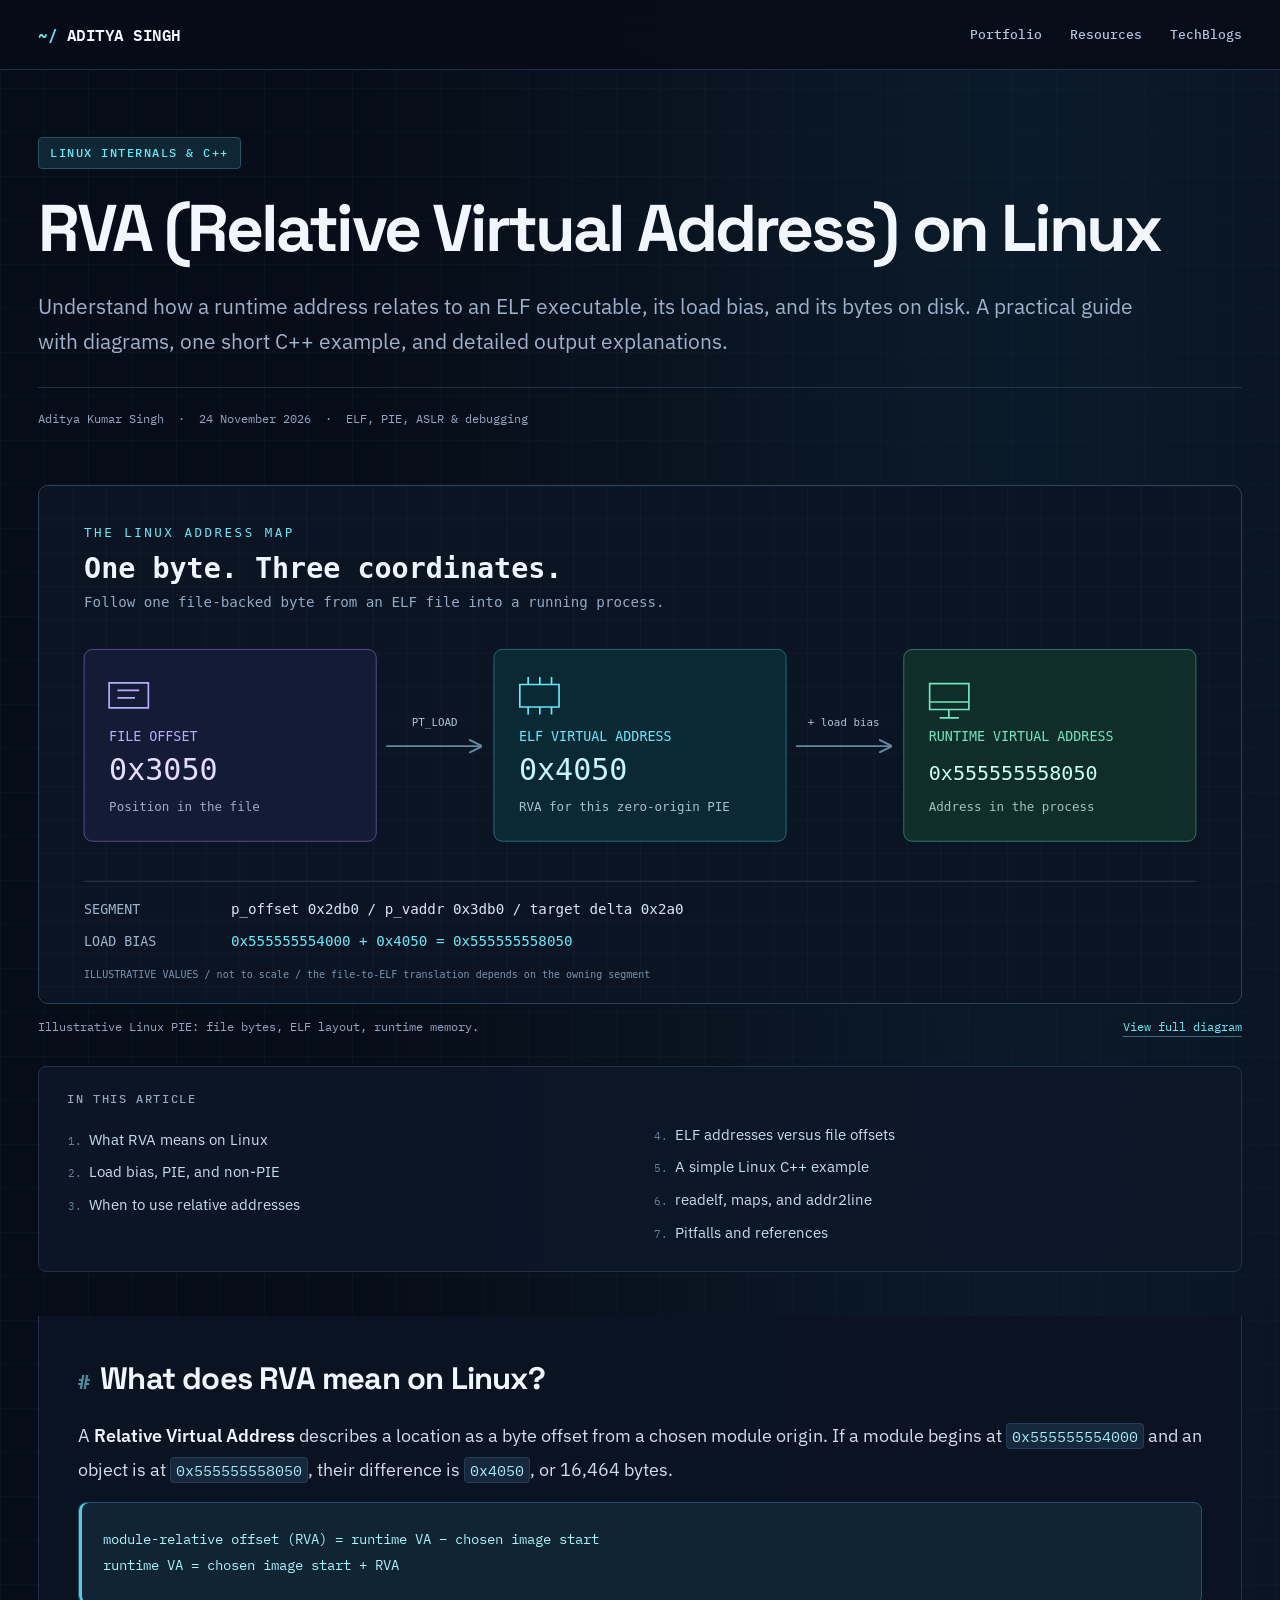
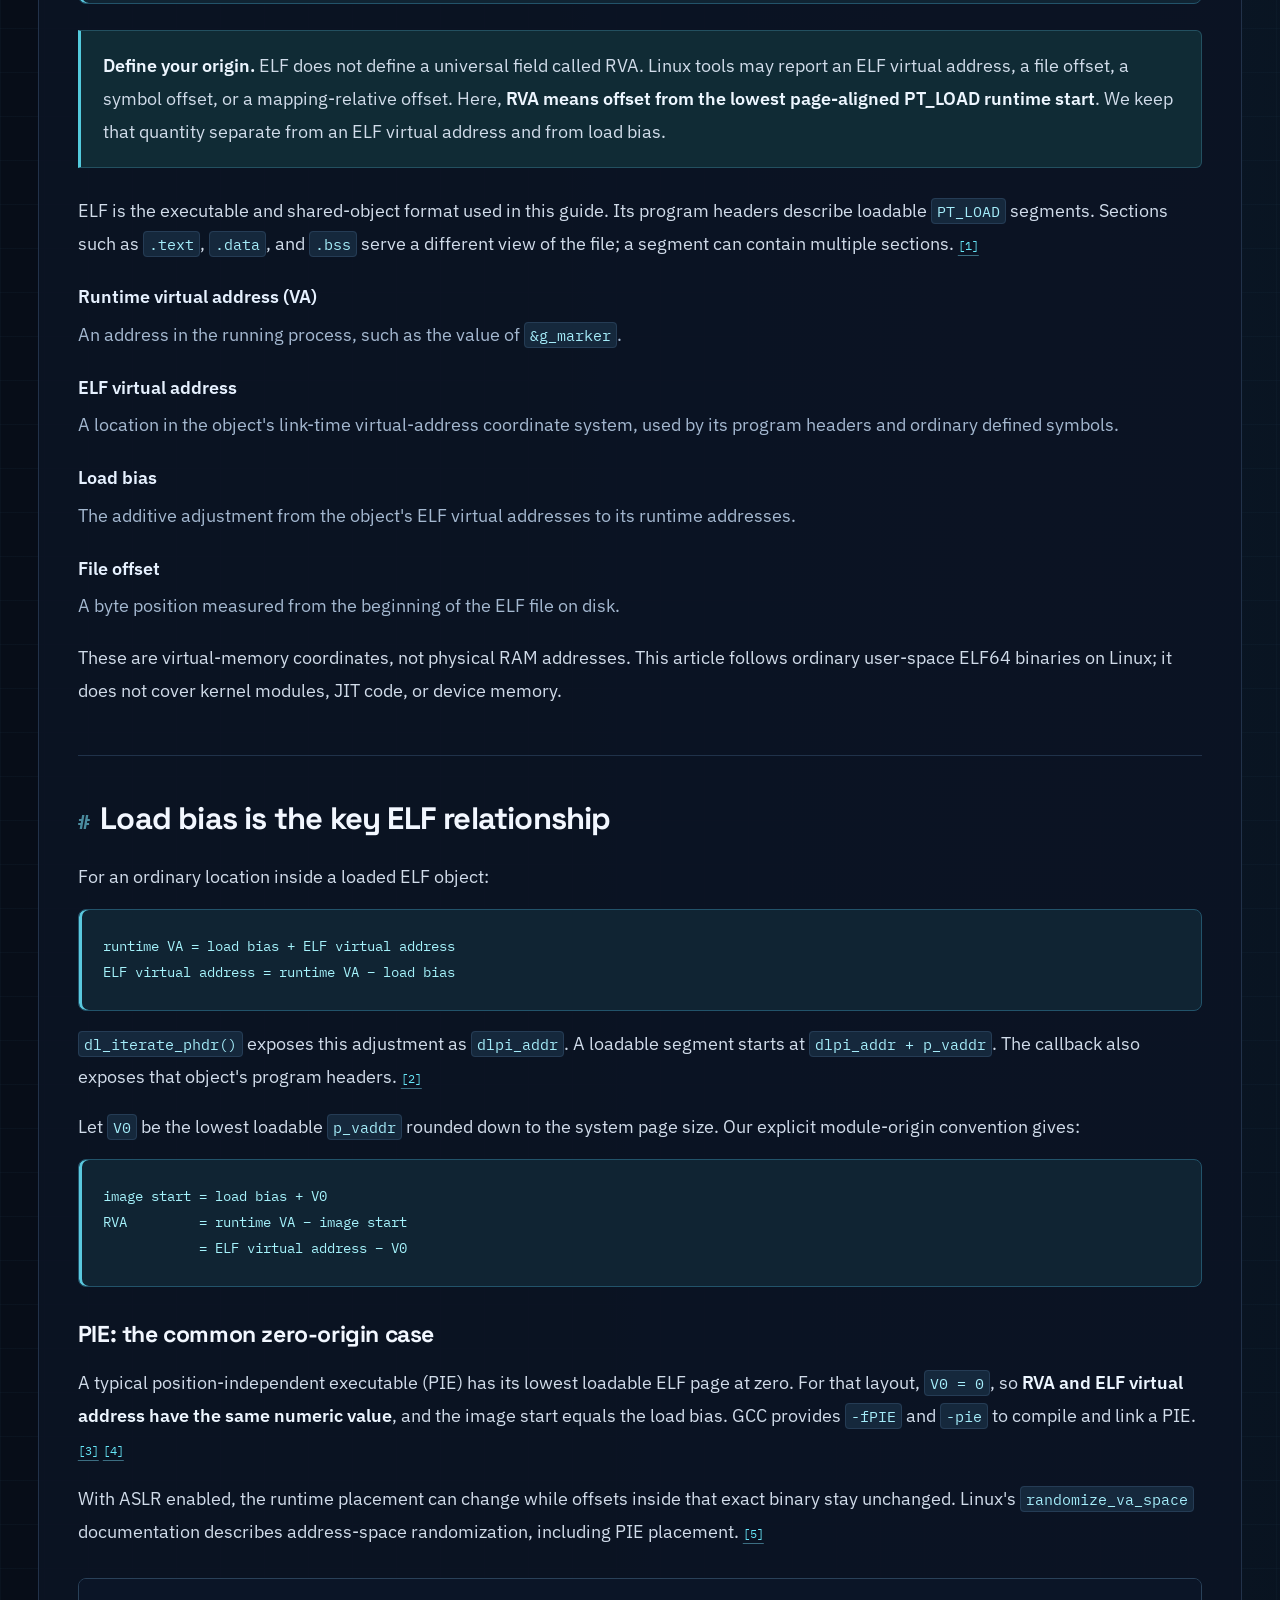
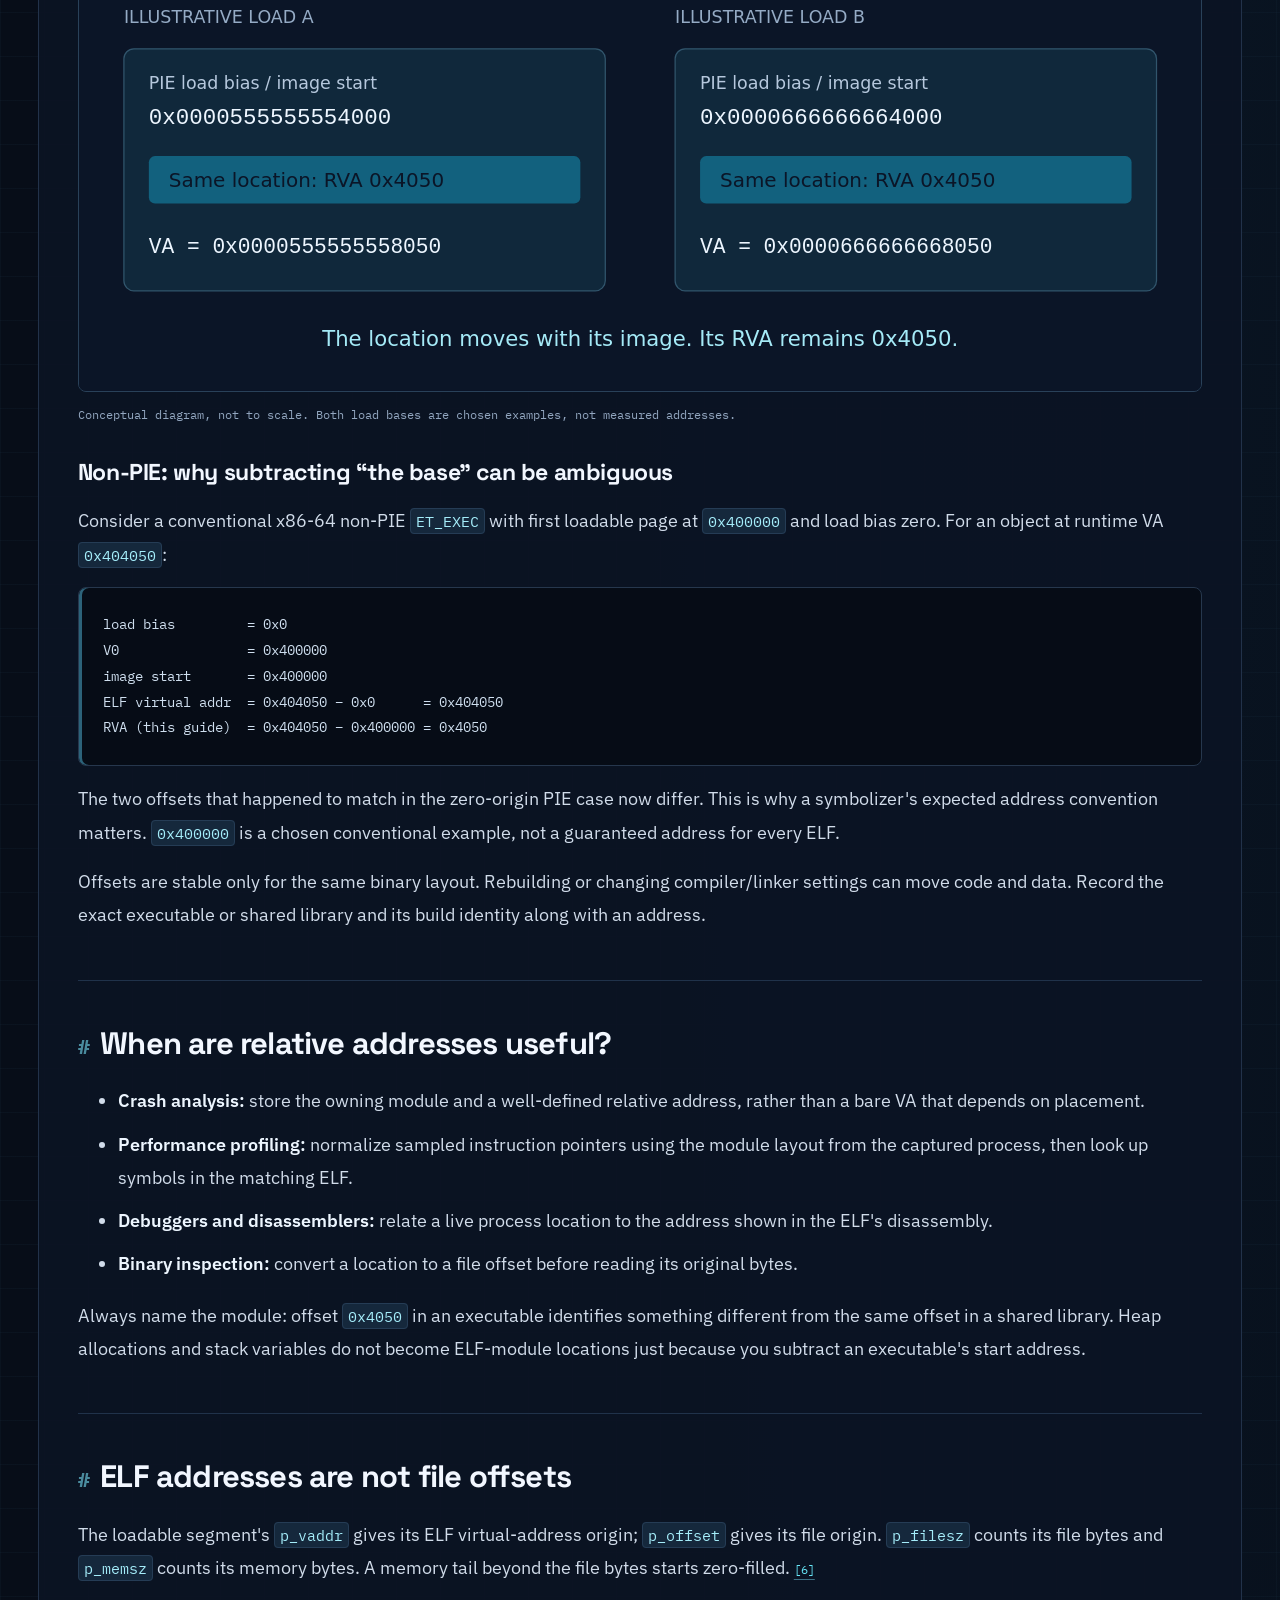
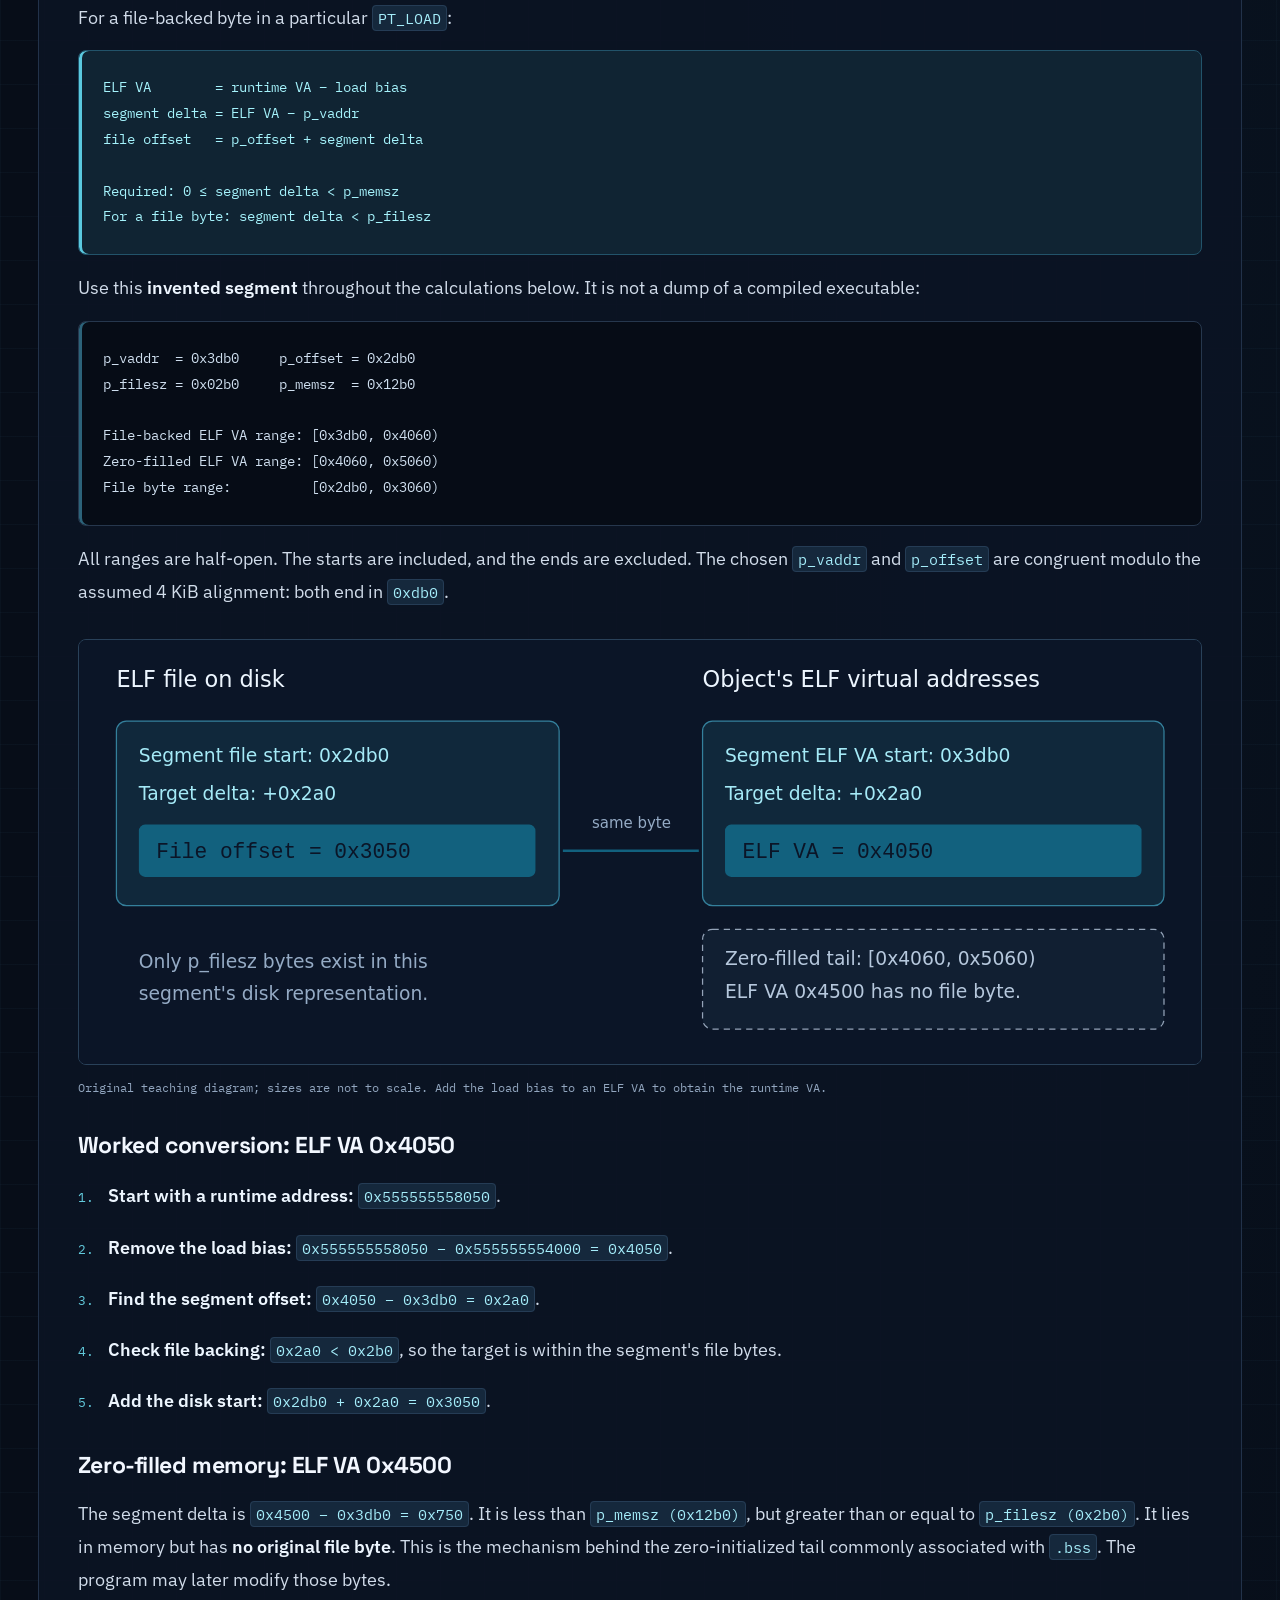
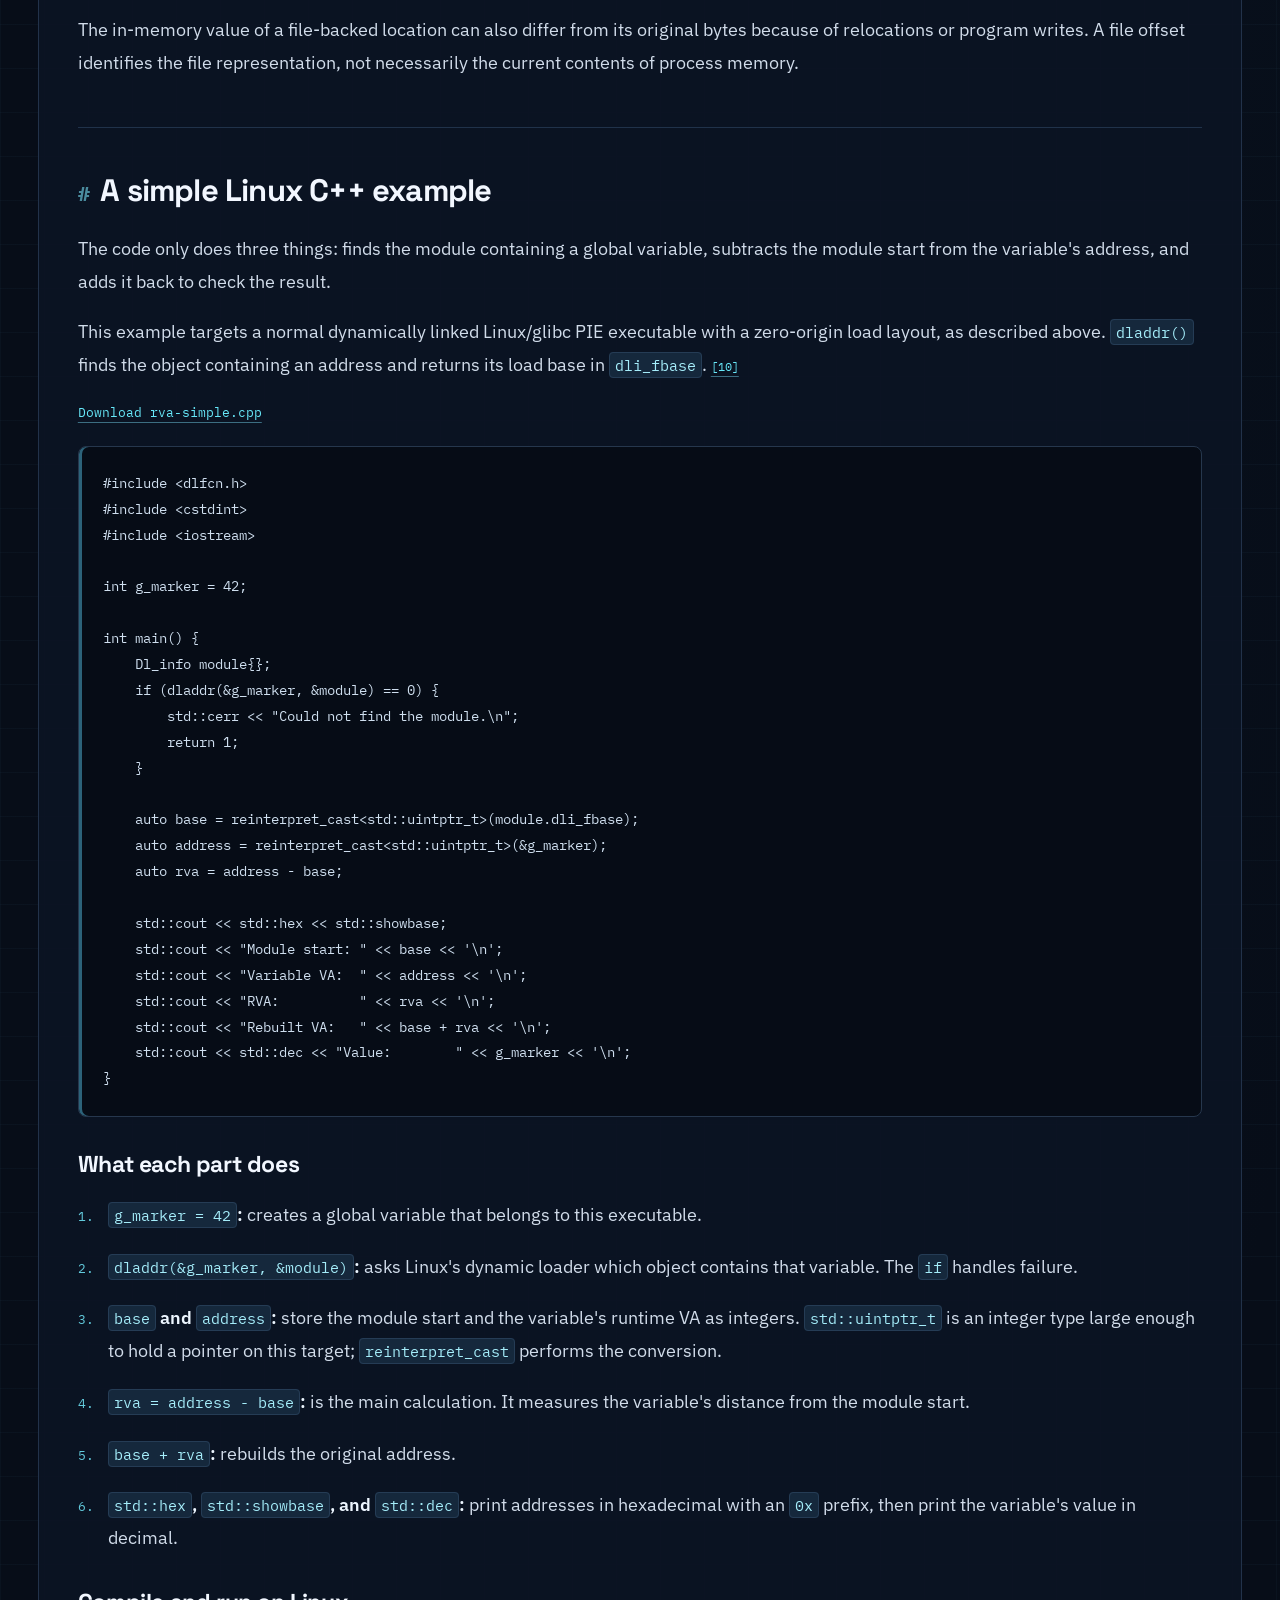
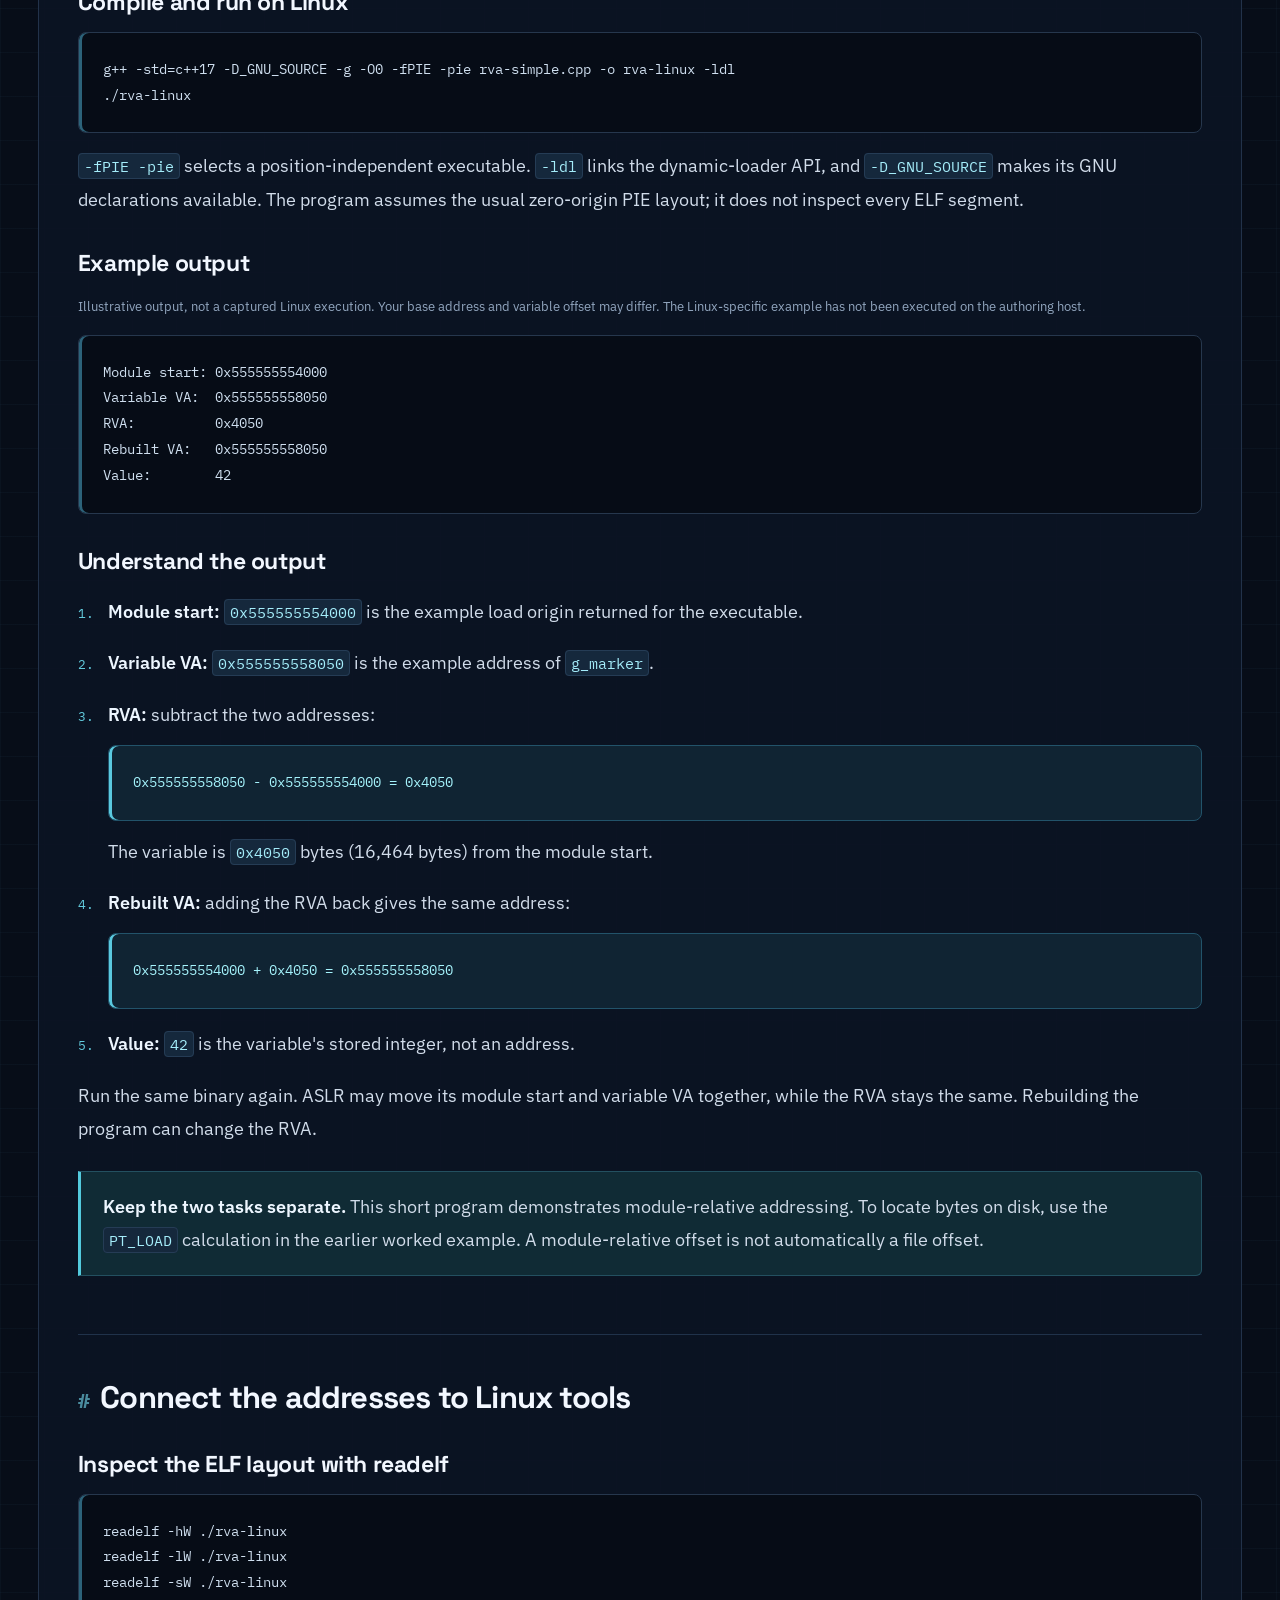
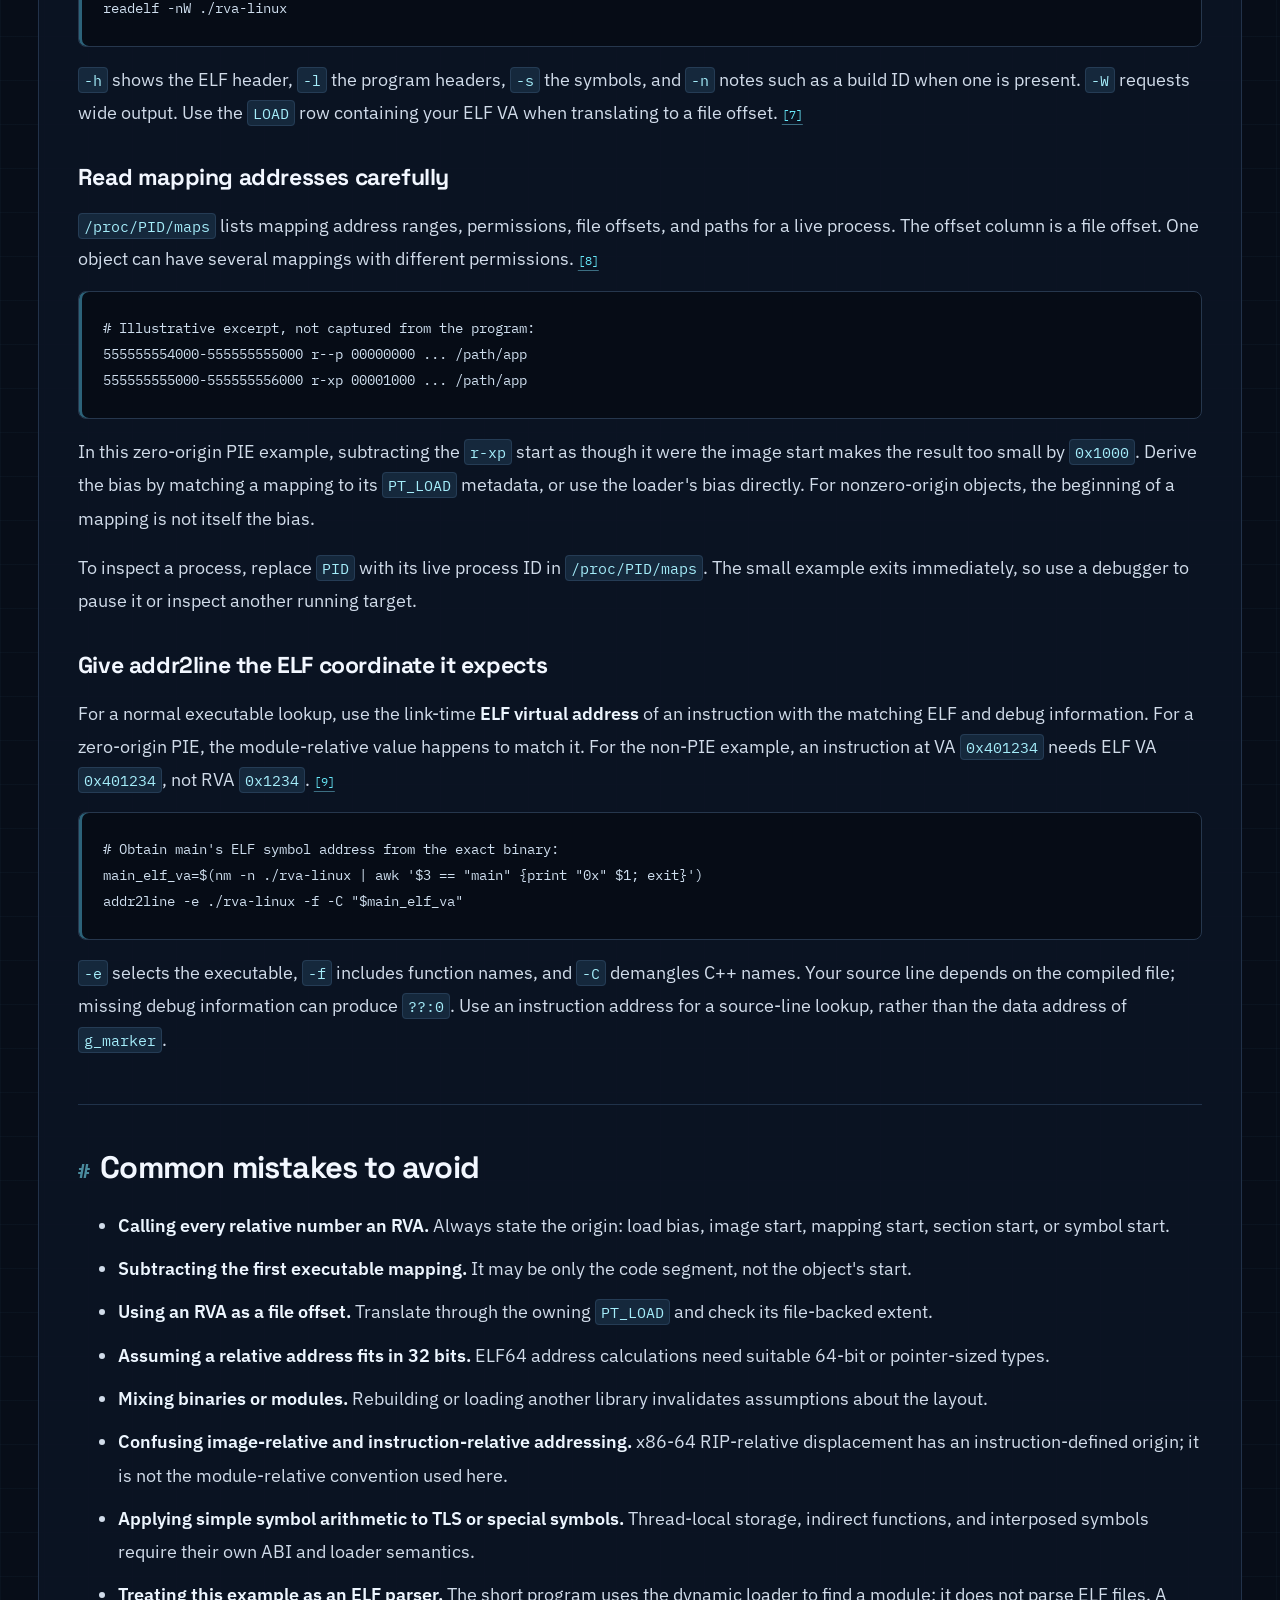
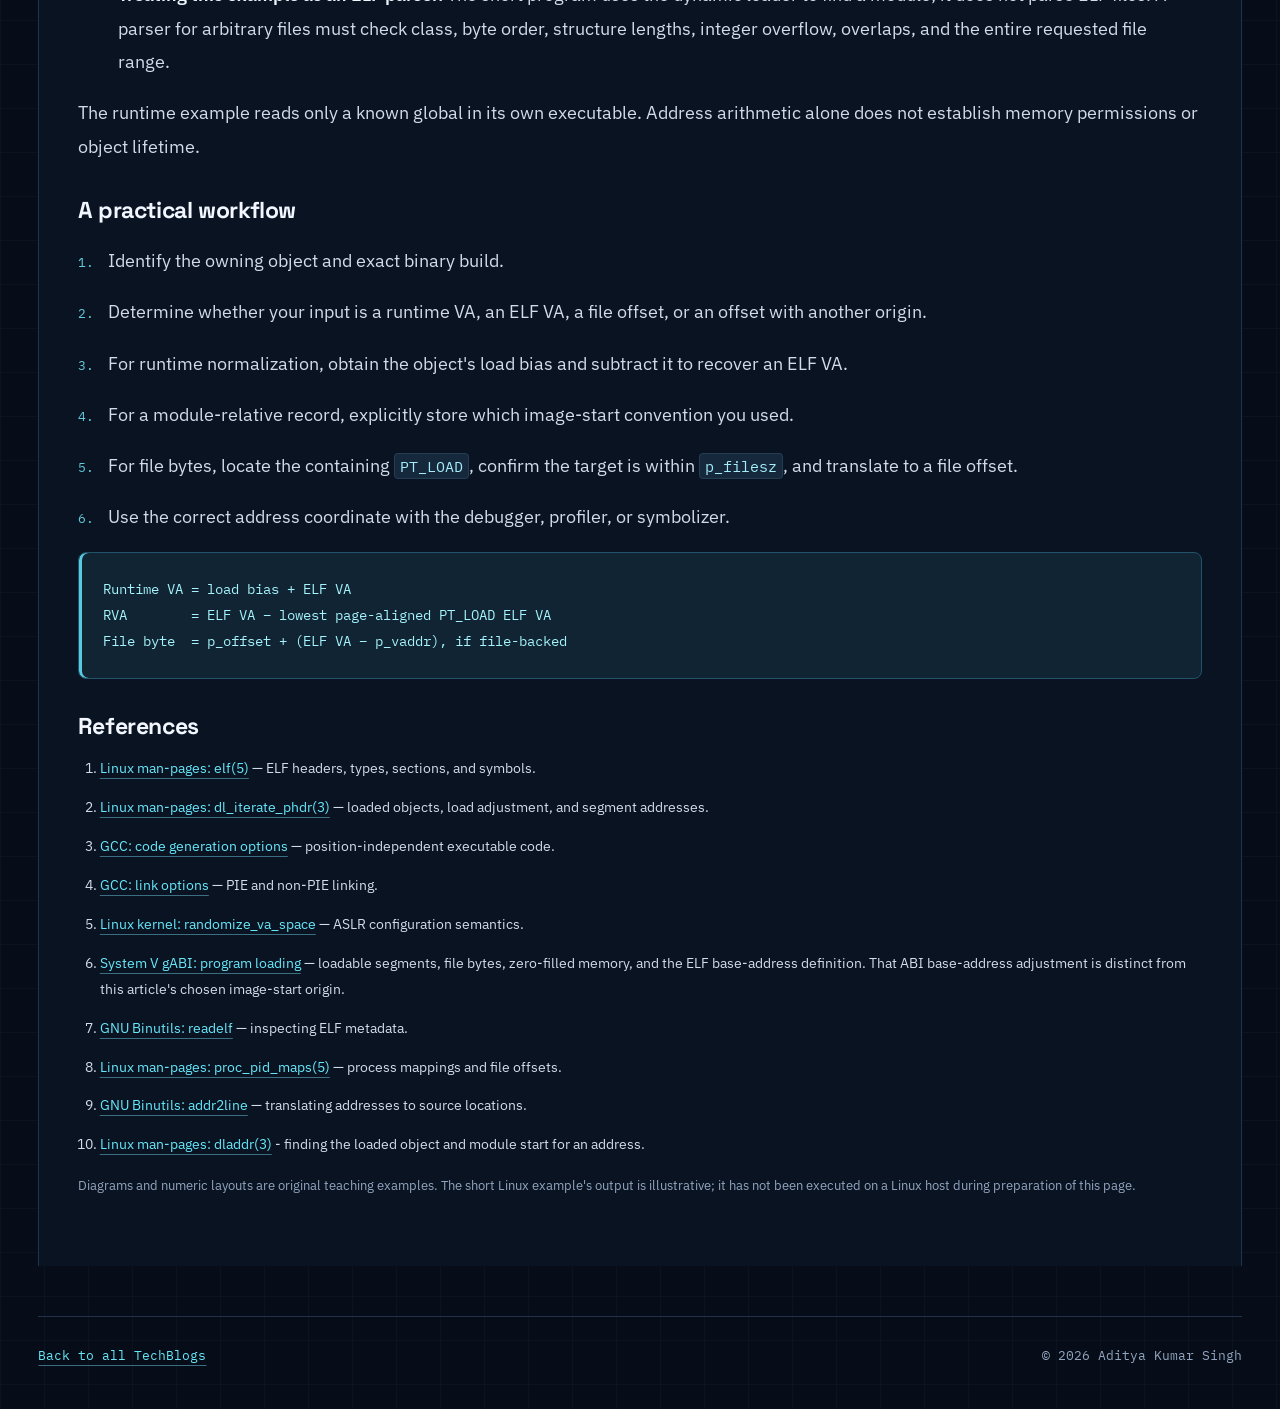
<file: techblogs/rva-relative-virtual-address.html>
<!DOCTYPE html>
<html lang="en"><head>
<meta charset="UTF-8"><meta name="viewport" content="width=device-width, initial-scale=1.0">
<title>RVA (Relative Virtual Address) on Linux: ELF, PIE and Load Bias | Aditya Kumar Singh</title>
<meta name="description" content="A Linux guide to relative virtual addresses, ELF load bias, PIE and ASLR, PT_LOAD segments, file offsets, and symbolization, with diagrams and C++ examples.">
<link rel="stylesheet" href="assets/article.css?v=20261124-wide">
</head><body>
<a class="skip" href="#article-content">Skip to article</a>
<nav aria-label="Main navigation"><div class="nav-inner"><a class="brand" href="../index.html">ADITYA SINGH</a><div class="nav-links"><a href="../index.html">Portfolio</a><a href="../studyresources.html">Resources</a><a href="../techblogs.html">TechBlogs</a></div></div></nav>
<main class="page" id="article-content"><article>
<header class="hero"><span class="eyebrow">Linux internals &amp; C++</span><h1>RVA (Relative Virtual Address) on Linux</h1><p class="standfirst">Understand how a runtime address relates to an ELF executable, its load bias, and its bytes on disk. A practical guide with diagrams, one short C++ example, and detailed output explanations.</p><p class="byline">Aditya Kumar Singh &nbsp;·&nbsp; <time datetime="2026-11-24">24 November 2026</time> &nbsp;·&nbsp; ELF, PIE, ASLR &amp; debugging</p></header>
<figure class="hero-visual"><a href="assets/rva-address-flow.svg" aria-label="View full-size Linux address explanation"><img class="hero-image" src="assets/rva-address-flow.svg" width="1440" height="620" alt="One ELF byte in three coordinates: file offset 0x3050, ELF VA 0x4050, and runtime VA 0x555555558050 after adding the load bias."></a><figcaption><span>Illustrative Linux PIE: file bytes, ELF layout, runtime memory.</span><a href="assets/rva-address-flow.svg">View full diagram</a></figcaption></figure>
<aside class="toc" aria-labelledby="contents"><h2 id="contents">In this article</h2><ol><li><a href="#definition">What RVA means on Linux</a></li><li><a href="#bias">Load bias, PIE, and non-PIE</a></li><li><a href="#uses">When to use relative addresses</a></li><li><a href="#offset">ELF addresses versus file offsets</a></li><li><a href="#math">A simple Linux C++ example</a></li><li><a href="#tools">readelf, maps, and addr2line</a></li><li><a href="#pitfalls">Pitfalls and references</a></li></ol></aside>
<div class="body">
<section id="definition"><h2>What does RVA mean on Linux?</h2><p>A <strong>Relative Virtual Address</strong> describes a location as a byte offset from a chosen module origin. If a module begins at <code>0x555555554000</code> and an object is at <code>0x555555558050</code>, their difference is <code>0x4050</code>, or 16,464 bytes.</p><pre class="formula"><code>module-relative offset (RVA) = runtime VA − chosen image start
runtime VA = chosen image start + RVA</code></pre><div class="note"><p><strong>Define your origin.</strong> ELF does not define a universal field called RVA. Linux tools may report an ELF virtual address, a file offset, a symbol offset, or a mapping-relative offset. Here, <strong>RVA means offset from the lowest page-aligned PT_LOAD runtime start</strong>. We keep that quantity separate from an ELF virtual address and from load bias.</p></div><p>ELF is the executable and shared-object format used in this guide. Its program headers describe loadable <code>PT_LOAD</code> segments. Sections such as <code>.text</code>, <code>.data</code>, and <code>.bss</code> serve a different view of the file; a segment can contain multiple sections. <a class="ref" href="https://man7.org/linux/man-pages/man5/elf.5.html">[1]</a></p><dl class="definition"><dt>Runtime virtual address (VA)</dt><dd>An address in the running process, such as the value of <code>&amp;g_marker</code>.</dd><dt>ELF virtual address</dt><dd>A location in the object's link-time virtual-address coordinate system, used by its program headers and ordinary defined symbols.</dd><dt>Load bias</dt><dd>The additive adjustment from the object's ELF virtual addresses to its runtime addresses.</dd><dt>File offset</dt><dd>A byte position measured from the beginning of the ELF file on disk.</dd></dl><p>These are virtual-memory coordinates, not physical RAM addresses. This article follows ordinary user-space ELF64 binaries on Linux; it does not cover kernel modules, JIT code, or device memory.</p></section>
<section id="bias"><h2>Load bias is the key ELF relationship</h2><p>For an ordinary location inside a loaded ELF object:</p><pre class="formula"><code>runtime VA = load bias + ELF virtual address
ELF virtual address = runtime VA − load bias</code></pre><p><code>dl_iterate_phdr()</code> exposes this adjustment as <code>dlpi_addr</code>. A loadable segment starts at <code>dlpi_addr + p_vaddr</code>. The callback also exposes that object's program headers. <a class="ref" href="https://man7.org/linux/man-pages/man3/dl_iterate_phdr.3.html">[2]</a></p><p>Let <code>V0</code> be the lowest loadable <code>p_vaddr</code> rounded down to the system page size. Our explicit module-origin convention gives:</p><pre class="formula"><code>image start = load bias + V0
RVA         = runtime VA − image start
            = ELF virtual address − V0</code></pre><h3>PIE: the common zero-origin case</h3><p>A typical position-independent executable (PIE) has its lowest loadable ELF page at zero. For that layout, <code>V0 = 0</code>, so <strong>RVA and ELF virtual address have the same numeric value</strong>, and the image start equals the load bias. GCC provides <code>-fPIE</code> and <code>-pie</code> to compile and link a PIE. <a class="ref" href="https://gcc.gnu.org/onlinedocs/gcc/Code-Gen-Options.html">[3]</a> <a class="ref" href="https://gcc.gnu.org/onlinedocs/gcc/Link-Options.html">[4]</a></p><p>With ASLR enabled, the runtime placement can change while offsets inside that exact binary stay unchanged. Linux's <code>randomize_va_space</code> documentation describes address-space randomization, including PIE placement. <a class="ref" href="https://docs.kernel.org/admin-guide/sysctl/kernel.html#randomize-va-space">[5]</a></p>
<figure class="figure"><div class="diagram" tabindex="0" role="region" aria-label="Two illustrative load bases; scroll horizontally on narrow screens"><svg xmlns="http://www.w3.org/2000/svg" viewBox="0 0 900 330" role="img" aria-labelledby="bases-title bases-desc"><title id="bases-title">Same RVA, different virtual addresses</title><desc id="bases-desc">At base A 0x555555554000, RVA 0x4050 gives VA 0x555555558050. At base B 0x666666664000, the same RVA gives VA 0x666666668050.</desc><rect width="900" height="330" fill="#0b1527" /><g font-family="system-ui,sans-serif"><text x="36" y="35" fill="#95abc5" font-size="14">ILLUSTRATIVE LOAD A</text><text x="478" y="35" fill="#95abc5" font-size="14">ILLUSTRATIVE LOAD B</text><rect x="36" y="56" width="386" height="194" rx="8" fill="#10283b" stroke="#31556c" /><rect x="478" y="56" width="386" height="194" rx="8" fill="#10283b" stroke="#31556c" /><text x="56" y="88" font-size="14" fill="#b6c8dd">PIE load bias / image start</text><text x="498" y="88" font-size="14" fill="#b6c8dd">PIE load bias / image start</text><g font-family="Consolas,monospace" font-size="18" fill="#edf6ff"><text x="56" y="116">0x0000555555554000</text><text x="498" y="116">0x0000666666664000</text></g><rect x="56" y="142" width="346" height="38" rx="5" fill="#12617e" /><rect x="498" y="142" width="346" height="38" rx="5" fill="#12617e" /><g font-size="16" fill="#0b1527"><text x="72" y="167">Same location: RVA 0x4050</text><text x="514" y="167">Same location: RVA 0x4050</text></g><g font-family="Consolas,monospace" font-size="17" fill="#edf6ff"><text x="56" y="220">VA = 0x0000555555558050</text><text x="498" y="220">VA = 0x0000666666668050</text></g><text x="450" y="294" text-anchor="middle" font-size="17" fill="#a5eaf7">The location moves with its image. Its RVA remains 0x4050.</text></g></svg></div><figcaption>Conceptual diagram, not to scale. Both load bases are chosen examples, not measured addresses.</figcaption></figure>
<h3>Non-PIE: why subtracting “the base” can be ambiguous</h3><p>Consider a conventional x86-64 non-PIE <code>ET_EXEC</code> with first loadable page at <code>0x400000</code> and load bias zero. For an object at runtime VA <code>0x404050</code>:</p><pre><code>load bias         = 0x0
V0                = 0x400000
image start       = 0x400000
ELF virtual addr  = 0x404050 − 0x0      = 0x404050
RVA (this guide)  = 0x404050 − 0x400000 = 0x4050</code></pre><p>The two offsets that happened to match in the zero-origin PIE case now differ. This is why a symbolizer's expected address convention matters. <code>0x400000</code> is a chosen conventional example, not a guaranteed address for every ELF.</p><p>Offsets are stable only for the same binary layout. Rebuilding or changing compiler/linker settings can move code and data. Record the exact executable or shared library and its build identity along with an address.</p></section>
<section id="uses"><h2>When are relative addresses useful?</h2><ul><li><strong>Crash analysis:</strong> store the owning module and a well-defined relative address, rather than a bare VA that depends on placement.</li><li><strong>Performance profiling:</strong> normalize sampled instruction pointers using the module layout from the captured process, then look up symbols in the matching ELF.</li><li><strong>Debuggers and disassemblers:</strong> relate a live process location to the address shown in the ELF's disassembly.</li><li><strong>Binary inspection:</strong> convert a location to a file offset before reading its original bytes.</li></ul><p>Always name the module: offset <code>0x4050</code> in an executable identifies something different from the same offset in a shared library. Heap allocations and stack variables do not become ELF-module locations just because you subtract an executable's start address.</p></section>
<section id="offset"><h2>ELF addresses are not file offsets</h2><p>The loadable segment's <code>p_vaddr</code> gives its ELF virtual-address origin; <code>p_offset</code> gives its file origin. <code>p_filesz</code> counts its file bytes and <code>p_memsz</code> counts its memory bytes. A memory tail beyond the file bytes starts zero-filled. <a class="ref" href="https://gabi.xinuos.com/elf/08-pheader.html">[6]</a></p><p>For a file-backed byte in a particular <code>PT_LOAD</code>:</p><pre class="formula"><code>ELF VA        = runtime VA − load bias
segment delta = ELF VA − p_vaddr
file offset   = p_offset + segment delta

Required: 0 ≤ segment delta &lt; p_memsz
For a file byte: segment delta &lt; p_filesz</code></pre><p>Use this <strong>invented segment</strong> throughout the calculations below. It is not a dump of a compiled executable:</p><pre><code>p_vaddr  = 0x3db0     p_offset = 0x2db0
p_filesz = 0x02b0     p_memsz  = 0x12b0

File-backed ELF VA range: [0x3db0, 0x4060)
Zero-filled ELF VA range: [0x4060, 0x5060)
File byte range:          [0x2db0, 0x3060)</code></pre><p>All ranges are half-open. The starts are included, and the ends are excluded. The chosen <code>p_vaddr</code> and <code>p_offset</code> are congruent modulo the assumed 4 KiB alignment: both end in <code>0xdb0</code>.</p>
<figure class="figure"><div class="diagram" tabindex="0" role="region" aria-label="ELF disk-to-memory diagram; scroll horizontally on narrow screens"><svg xmlns="http://www.w3.org/2000/svg" viewBox="0 0 900 340" role="img" aria-labelledby="elf-map-title elf-map-desc"><title id="elf-map-title">Mapping one ELF segment from disk to memory</title><desc id="elf-map-desc">A segment starts at file offset 0x2db0 and ELF virtual address 0x3db0. The target 0x2a0 bytes into it has file offset 0x3050 and ELF virtual address 0x4050. Its memory tail from ELF VA 0x4060 to 0x5060 has no file bytes.</desc><rect width="900" height="340" fill="#0b1527" /><g font-family="system-ui,sans-serif"><text x="30" y="38" fill="#edf6ff" font-size="18">ELF file on disk</text><text x="500" y="38" fill="#edf6ff" font-size="18">Object's ELF virtual addresses</text><rect x="30" y="65" width="355" height="148" rx="8" fill="#10283b" stroke="#34809c" /><rect x="500" y="65" width="370" height="148" rx="8" fill="#10283b" stroke="#34809c" /><g font-size="15" fill="#a5eaf7"><text x="48" y="98">Segment file start: 0x2db0</text><text x="518" y="98">Segment ELF VA start: 0x3db0</text><text x="48" y="128">Target delta: +0x2a0</text><text x="518" y="128">Target delta: +0x2a0</text></g><rect x="48" y="148" width="318" height="42" rx="5" fill="#12617e" /><rect x="518" y="148" width="334" height="42" rx="5" fill="#12617e" /><g font-family="Consolas,monospace" font-size="17" fill="#0b1527"><text x="62" y="175">File offset = 0x3050</text><text x="532" y="175">ELF VA = 0x4050</text></g><path d="M388 169H497" stroke="#12617e" stroke-width="2" /><text x="443" y="151" fill="#95abc5" font-size="12" text-anchor="middle">same byte</text><rect x="500" y="232" width="370" height="80" rx="8" fill="#111f32" stroke="#94a3b8" stroke-dasharray="5 4" /><text x="518" y="261" fill="#b6c8dd" font-size="15">Zero-filled tail: [0x4060, 0x5060)</text><text x="518" y="287" fill="#b6c8dd" font-size="15">ELF VA 0x4500 has no file byte.</text><text x="48" y="263" fill="#95abc5" font-size="15">Only p_filesz bytes exist in this</text><text x="48" y="289" fill="#95abc5" font-size="15">segment's disk representation.</text></g></svg></div><figcaption>Original teaching diagram; sizes are not to scale. Add the load bias to an ELF VA to obtain the runtime VA.</figcaption></figure>
<h3>Worked conversion: ELF VA 0x4050</h3><ol class="step-list"><li><strong>Start with a runtime address:</strong> <code>0x555555558050</code>.</li><li><strong>Remove the load bias:</strong> <code>0x555555558050 − 0x555555554000 = 0x4050</code>.</li><li><strong>Find the segment offset:</strong> <code>0x4050 − 0x3db0 = 0x2a0</code>.</li><li><strong>Check file backing:</strong> <code>0x2a0 &lt; 0x2b0</code>, so the target is within the segment's file bytes.</li><li><strong>Add the disk start:</strong> <code>0x2db0 + 0x2a0 = 0x3050</code>.</li></ol><h3>Zero-filled memory: ELF VA 0x4500</h3><p>The segment delta is <code>0x4500 − 0x3db0 = 0x750</code>. It is less than <code>p_memsz (0x12b0)</code>, but greater than or equal to <code>p_filesz (0x2b0)</code>. It lies in memory but has <strong>no original file byte</strong>. This is the mechanism behind the zero-initialized tail commonly associated with <code>.bss</code>. The program may later modify those bytes.</p><p>The in-memory value of a file-backed location can also differ from its original bytes because of relocations or program writes. A file offset identifies the file representation, not necessarily the current contents of process memory.</p></section>
<section id="math"><h2>A simple Linux C++ example</h2>
<p>The code only does three things: finds the module containing a global variable, subtracts the module start from the variable's address, and adds it back to check the result.</p>
<p>This example targets a normal dynamically linked Linux/glibc PIE executable with a zero-origin load layout, as described above. <code>dladdr()</code> finds the object containing an address and returns its load base in <code>dli_fbase</code>. <a class="ref" href="https://man7.org/linux/man-pages/man3/dladdr.3.html">[10]</a></p>
<p class="download"><a href="code/rva-simple.cpp" download>Download rva-simple.cpp</a></p>
<pre aria-label="Simple Linux C++ RVA example"><code>#include &lt;dlfcn.h&gt;
#include &lt;cstdint&gt;
#include &lt;iostream&gt;

int g_marker = 42;

int main() {
    Dl_info module{};
    if (dladdr(&amp;g_marker, &amp;module) == 0) {
        std::cerr &lt;&lt; &quot;Could not find the module.\n&quot;;
        return 1;
    }

    auto base = reinterpret_cast&lt;std::uintptr_t&gt;(module.dli_fbase);
    auto address = reinterpret_cast&lt;std::uintptr_t&gt;(&amp;g_marker);
    auto rva = address - base;

    std::cout &lt;&lt; std::hex &lt;&lt; std::showbase;
    std::cout &lt;&lt; &quot;Module start: &quot; &lt;&lt; base &lt;&lt; &#x27;\n&#x27;;
    std::cout &lt;&lt; &quot;Variable VA:  &quot; &lt;&lt; address &lt;&lt; &#x27;\n&#x27;;
    std::cout &lt;&lt; &quot;RVA:          &quot; &lt;&lt; rva &lt;&lt; &#x27;\n&#x27;;
    std::cout &lt;&lt; &quot;Rebuilt VA:   &quot; &lt;&lt; base + rva &lt;&lt; &#x27;\n&#x27;;
    std::cout &lt;&lt; std::dec &lt;&lt; &quot;Value:        &quot; &lt;&lt; g_marker &lt;&lt; &#x27;\n&#x27;;
}
</code></pre>
<h3>What each part does</h3><ol class="step-list">
<li><strong><code>g_marker = 42</code>:</strong> creates a global variable that belongs to this executable.</li>
<li><strong><code>dladdr(&amp;g_marker, &amp;module)</code>:</strong> asks Linux's dynamic loader which object contains that variable. The <code>if</code> handles failure.</li>
<li><strong><code>base</code> and <code>address</code>:</strong> store the module start and the variable's runtime VA as integers. <code>std::uintptr_t</code> is an integer type large enough to hold a pointer on this target; <code>reinterpret_cast</code> performs the conversion.</li>
<li><strong><code>rva = address - base</code>:</strong> is the main calculation. It measures the variable's distance from the module start.</li>
<li><strong><code>base + rva</code>:</strong> rebuilds the original address.</li>
<li><strong><code>std::hex</code>, <code>std::showbase</code>, and <code>std::dec</code>:</strong> print addresses in hexadecimal with an <code>0x</code> prefix, then print the variable's value in decimal.</li></ol>
<h3>Compile and run on Linux</h3><pre><code>g++ -std=c++17 -D_GNU_SOURCE -g -O0 -fPIE -pie rva-simple.cpp -o rva-linux -ldl
./rva-linux</code></pre>
<p><code>-fPIE -pie</code> selects a position-independent executable. <code>-ldl</code> links the dynamic-loader API, and <code>-D_GNU_SOURCE</code> makes its GNU declarations available. The program assumes the usual zero-origin PIE layout; it does not inspect every ELF segment.</p>
<h3>Example output</h3><p class="small">Illustrative output, not a captured Linux execution. Your base address and variable offset may differ. The Linux-specific example has not been executed on the authoring host.</p>
<pre aria-label="Illustrative output from the simple Linux example"><code>Module start: 0x555555554000
Variable VA:  0x555555558050
RVA:          0x4050
Rebuilt VA:   0x555555558050
Value:        42
</code></pre>
<h3>Understand the output</h3><ol class="step-list">
<li><strong>Module start:</strong> <code>0x555555554000</code> is the example load origin returned for the executable.</li>
<li><strong>Variable VA:</strong> <code>0x555555558050</code> is the example address of <code>g_marker</code>.</li>
<li><strong>RVA:</strong> subtract the two addresses:<pre class="formula"><code>0x555555558050 - 0x555555554000 = 0x4050</code></pre>The variable is <code>0x4050</code> bytes (16,464 bytes) from the module start.</li>
<li><strong>Rebuilt VA:</strong> adding the RVA back gives the same address:<pre class="formula"><code>0x555555554000 + 0x4050 = 0x555555558050</code></pre></li>
<li><strong>Value:</strong> <code>42</code> is the variable's stored integer, not an address.</li></ol>
<p>Run the same binary again. ASLR may move its module start and variable VA together, while the RVA stays the same. Rebuilding the program can change the RVA.</p>
<div class="note"><p><strong>Keep the two tasks separate.</strong> This short program demonstrates module-relative addressing. To locate bytes on disk, use the <code>PT_LOAD</code> calculation in the earlier worked example. A module-relative offset is not automatically a file offset.</p></div>
</section>
<section id="tools"><h2>Connect the addresses to Linux tools</h2><h3>Inspect the ELF layout with readelf</h3><pre><code>readelf -hW ./rva-linux
readelf -lW ./rva-linux
readelf -sW ./rva-linux
readelf -nW ./rva-linux</code></pre><p><code>-h</code> shows the ELF header, <code>-l</code> the program headers, <code>-s</code> the symbols, and <code>-n</code> notes such as a build ID when one is present. <code>-W</code> requests wide output. Use the <code>LOAD</code> row containing your ELF VA when translating to a file offset. <a class="ref" href="https://sourceware.org/binutils/docs/binutils/readelf.html">[7]</a></p><h3>Read mapping addresses carefully</h3><p><code>/proc/PID/maps</code> lists mapping address ranges, permissions, file offsets, and paths for a live process. The offset column is a file offset. One object can have several mappings with different permissions. <a class="ref" href="https://man7.org/linux/man-pages/man5/proc_pid_maps.5.html">[8]</a></p><pre><code># Illustrative excerpt, not captured from the program:
555555554000-555555555000 r--p 00000000 ... /path/app
555555555000-555555556000 r-xp 00001000 ... /path/app</code></pre><p>In this zero-origin PIE example, subtracting the <code>r-xp</code> start as though it were the image start makes the result too small by <code>0x1000</code>. Derive the bias by matching a mapping to its <code>PT_LOAD</code> metadata, or use the loader's bias directly. For nonzero-origin objects, the beginning of a mapping is not itself the bias.</p><p>To inspect a process, replace <code>PID</code> with its live process ID in <code>/proc/PID/maps</code>. The small example exits immediately, so use a debugger to pause it or inspect another running target.</p><h3>Give addr2line the ELF coordinate it expects</h3><p>For a normal executable lookup, use the link-time <strong>ELF virtual address</strong> of an instruction with the matching ELF and debug information. For a zero-origin PIE, the module-relative value happens to match it. For the non-PIE example, an instruction at VA <code>0x401234</code> needs ELF VA <code>0x401234</code>, not RVA <code>0x1234</code>. <a class="ref" href="https://sourceware.org/binutils/docs/binutils/addr2line.html">[9]</a></p><pre><code># Obtain main's ELF symbol address from the exact binary:
main_elf_va=$(nm -n ./rva-linux | awk '$3 == "main" {print "0x" $1; exit}')
addr2line -e ./rva-linux -f -C "$main_elf_va"</code></pre><p><code>-e</code> selects the executable, <code>-f</code> includes function names, and <code>-C</code> demangles C++ names. Your source line depends on the compiled file; missing debug information can produce <code>??:0</code>. Use an instruction address for a source-line lookup, rather than the data address of <code>g_marker</code>.</p></section>
<section id="pitfalls"><h2>Common mistakes to avoid</h2><ul><li><strong>Calling every relative number an RVA.</strong> Always state the origin: load bias, image start, mapping start, section start, or symbol start.</li><li><strong>Subtracting the first executable mapping.</strong> It may be only the code segment, not the object's start.</li><li><strong>Using an RVA as a file offset.</strong> Translate through the owning <code>PT_LOAD</code> and check its file-backed extent.</li><li><strong>Assuming a relative address fits in 32 bits.</strong> ELF64 address calculations need suitable 64-bit or pointer-sized types.</li><li><strong>Mixing binaries or modules.</strong> Rebuilding or loading another library invalidates assumptions about the layout.</li><li><strong>Confusing image-relative and instruction-relative addressing.</strong> x86-64 RIP-relative displacement has an instruction-defined origin; it is not the module-relative convention used here.</li><li><strong>Applying simple symbol arithmetic to TLS or special symbols.</strong> Thread-local storage, indirect functions, and interposed symbols require their own ABI and loader semantics.</li><li><strong>Treating this example as an ELF parser.</strong> The short program uses the dynamic loader to find a module; it does not parse ELF files. A parser for arbitrary files must check class, byte order, structure lengths, integer overflow, overlaps, and the entire requested file range.</li></ul><p>The runtime example reads only a known global in its own executable. Address arithmetic alone does not establish memory permissions or object lifetime.</p><h3>A practical workflow</h3><ol class="step-list"><li>Identify the owning object and exact binary build.</li><li>Determine whether your input is a runtime VA, an ELF VA, a file offset, or an offset with another origin.</li><li>For runtime normalization, obtain the object's load bias and subtract it to recover an ELF VA.</li><li>For a module-relative record, explicitly store which image-start convention you used.</li><li>For file bytes, locate the containing <code>PT_LOAD</code>, confirm the target is within <code>p_filesz</code>, and translate to a file offset.</li><li>Use the correct address coordinate with the debugger, profiler, or symbolizer.</li></ol><pre class="formula"><code>Runtime VA = load bias + ELF VA
RVA        = ELF VA − lowest page-aligned PT_LOAD ELF VA
File byte  = p_offset + (ELF VA − p_vaddr), if file-backed</code></pre><h3>References</h3><ol class="sources"><li><a href="https://man7.org/linux/man-pages/man5/elf.5.html">Linux man-pages: elf(5)</a> — ELF headers, types, sections, and symbols.</li><li><a href="https://man7.org/linux/man-pages/man3/dl_iterate_phdr.3.html">Linux man-pages: dl_iterate_phdr(3)</a> — loaded objects, load adjustment, and segment addresses.</li><li><a href="https://gcc.gnu.org/onlinedocs/gcc/Code-Gen-Options.html">GCC: code generation options</a> — position-independent executable code.</li><li><a href="https://gcc.gnu.org/onlinedocs/gcc/Link-Options.html">GCC: link options</a> — PIE and non-PIE linking.</li><li><a href="https://docs.kernel.org/admin-guide/sysctl/kernel.html#randomize-va-space">Linux kernel: randomize_va_space</a> — ASLR configuration semantics.</li><li><a href="https://gabi.xinuos.com/elf/08-pheader.html">System V gABI: program loading</a> — loadable segments, file bytes, zero-filled memory, and the ELF base-address definition. That ABI base-address adjustment is distinct from this article's chosen image-start origin.</li><li><a href="https://sourceware.org/binutils/docs/binutils/readelf.html">GNU Binutils: readelf</a> — inspecting ELF metadata.</li><li><a href="https://man7.org/linux/man-pages/man5/proc_pid_maps.5.html">Linux man-pages: proc_pid_maps(5)</a> — process mappings and file offsets.</li><li><a href="https://sourceware.org/binutils/docs/binutils/addr2line.html">GNU Binutils: addr2line</a> — translating addresses to source locations.</li><li><a href="https://man7.org/linux/man-pages/man3/dladdr.3.html">Linux man-pages: dladdr(3)</a> - finding the loaded object and module start for an address.</li></ol><p class="small">Diagrams and numeric layouts are original teaching examples. The short Linux example's output is illustrative; it has not been executed on a Linux host during preparation of this page.</p></section>
</div></article><footer class="footer"><a href="../techblogs.html">Back to all TechBlogs</a><span class="small">&copy; 2026 Aditya Kumar Singh</span></footer></main></body></html>
</file>
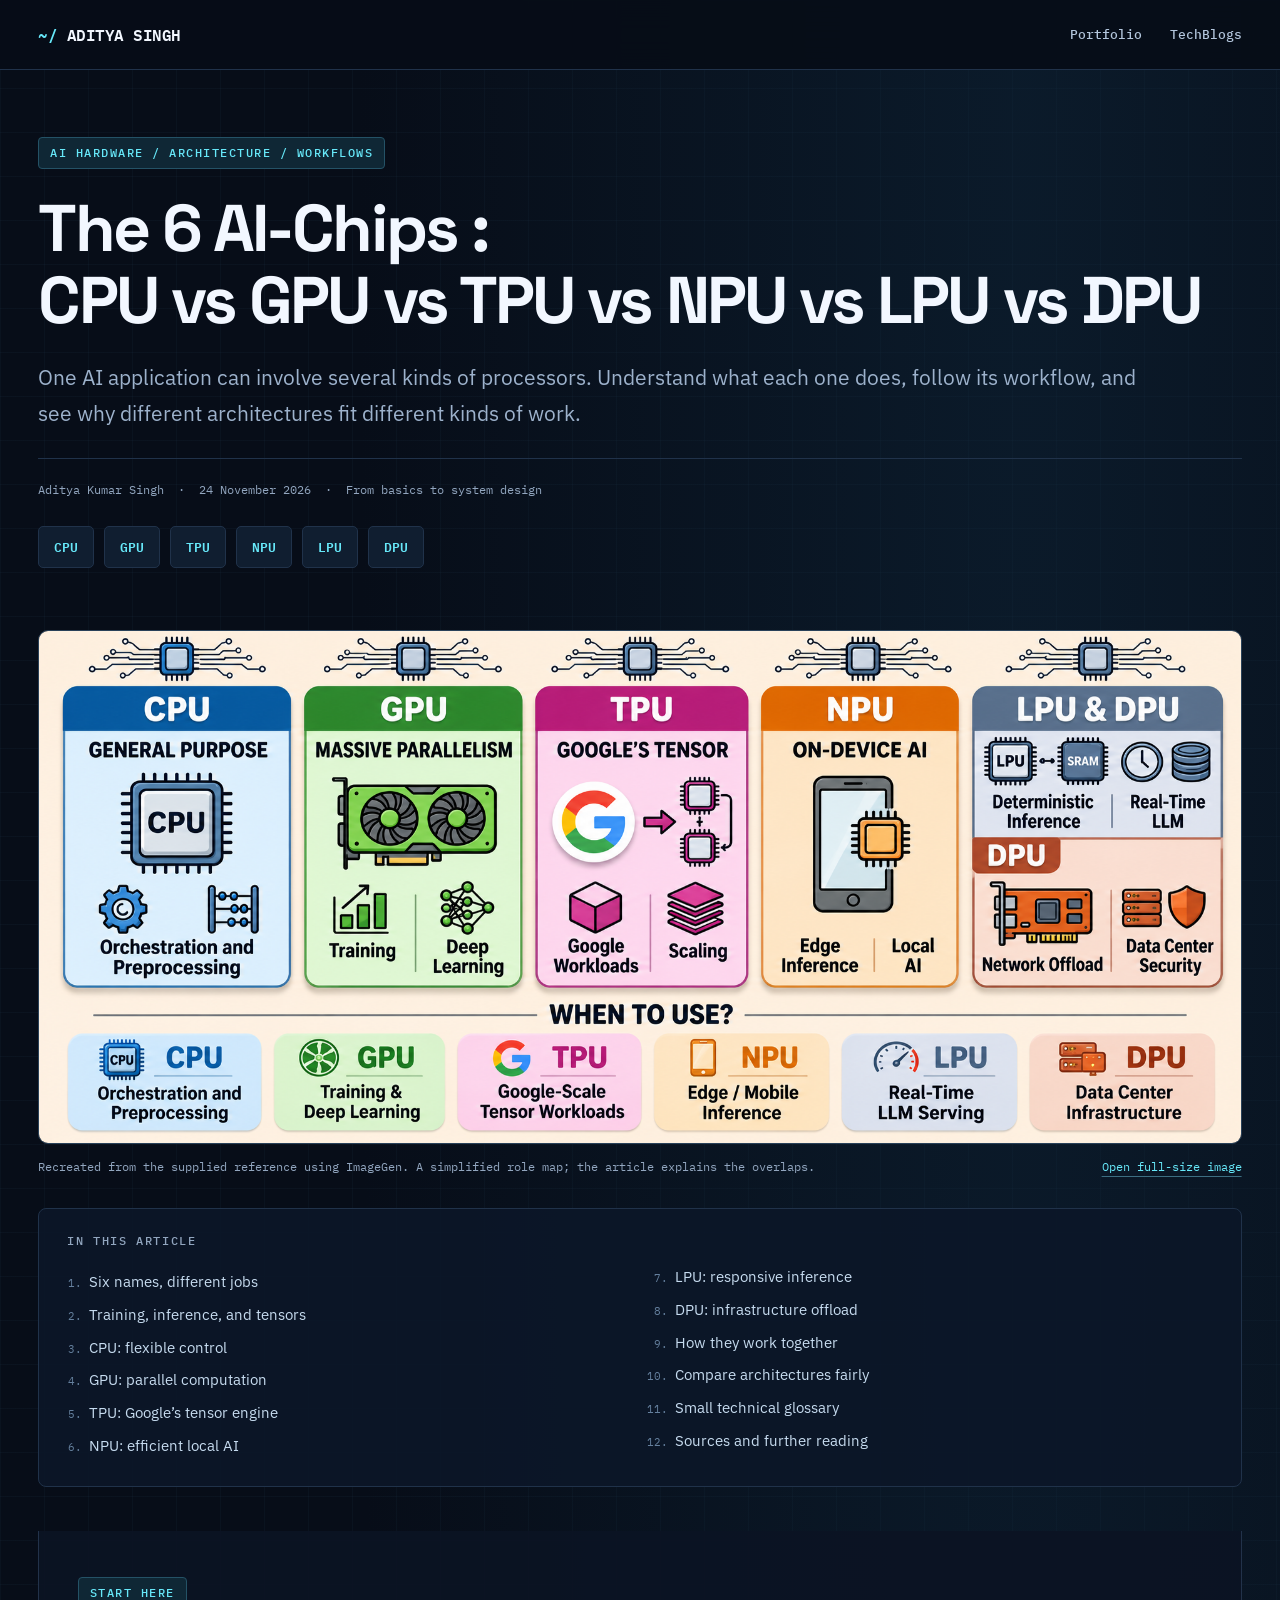
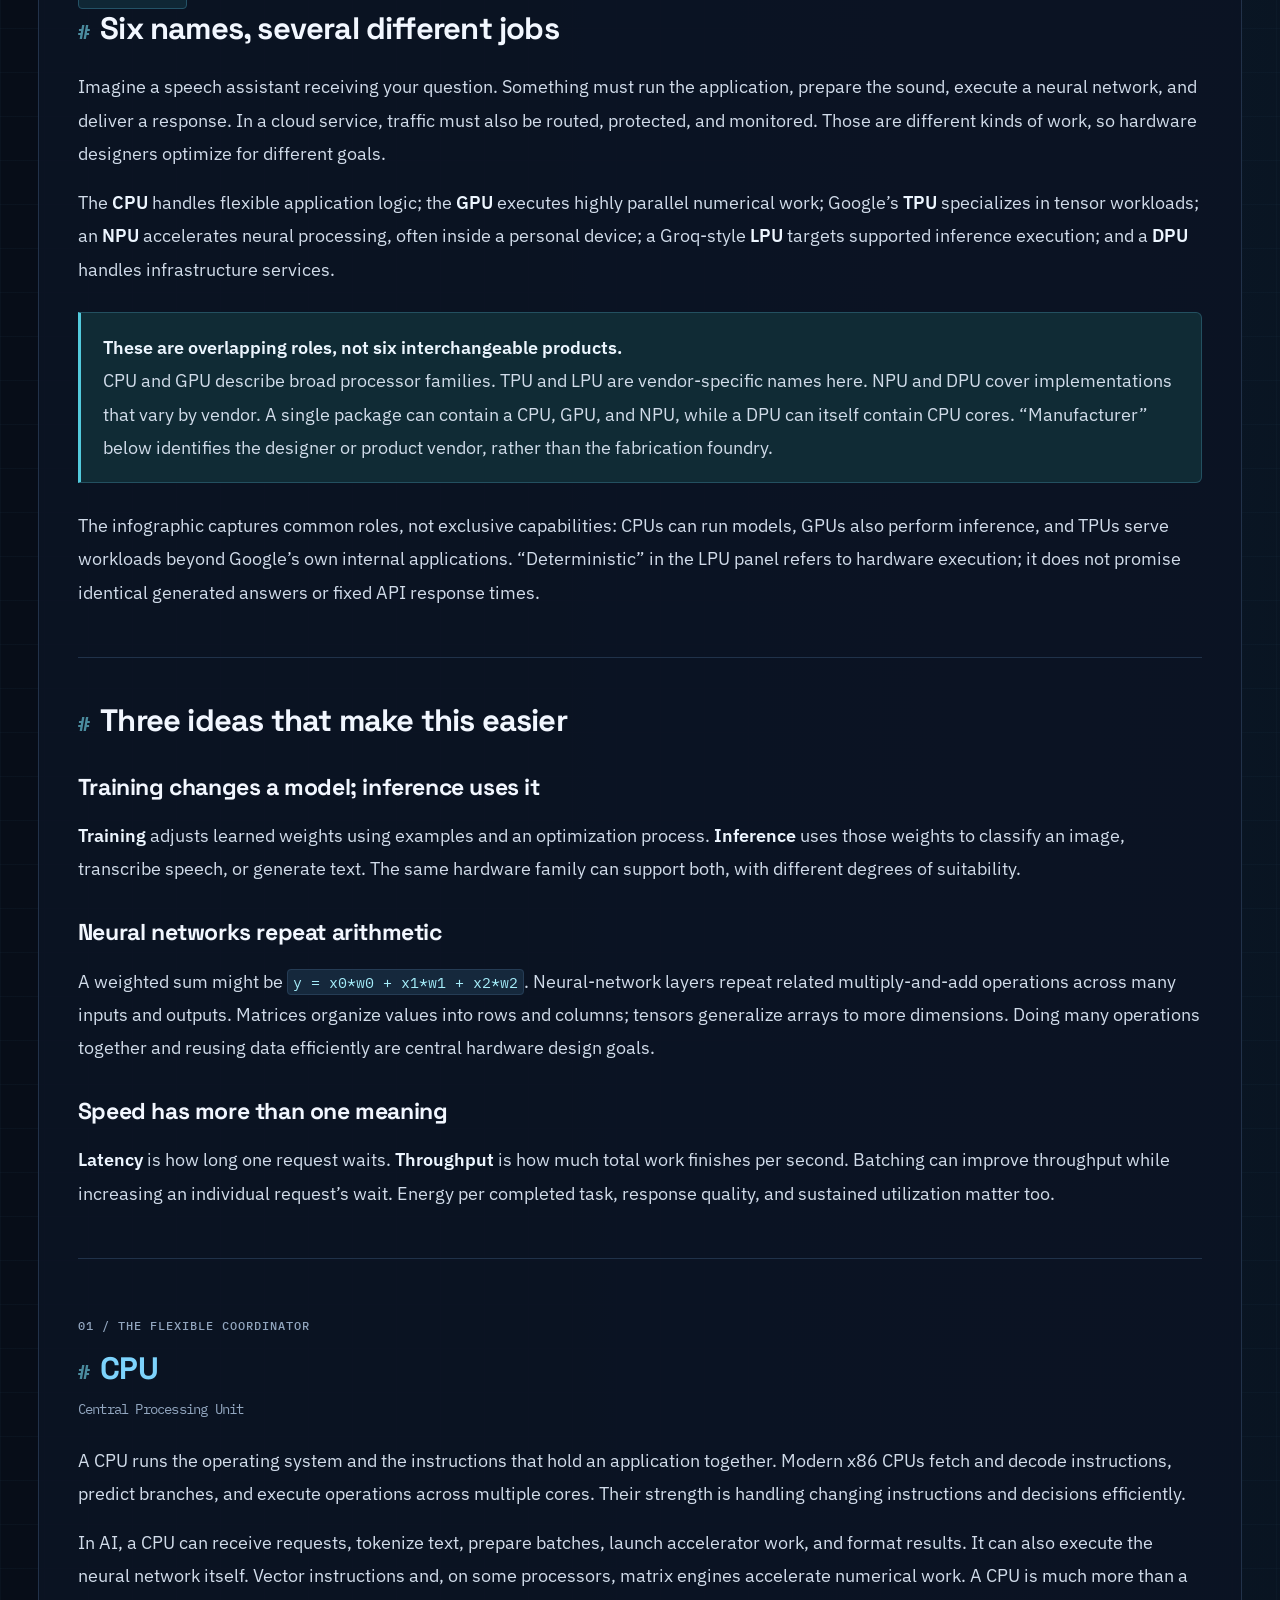
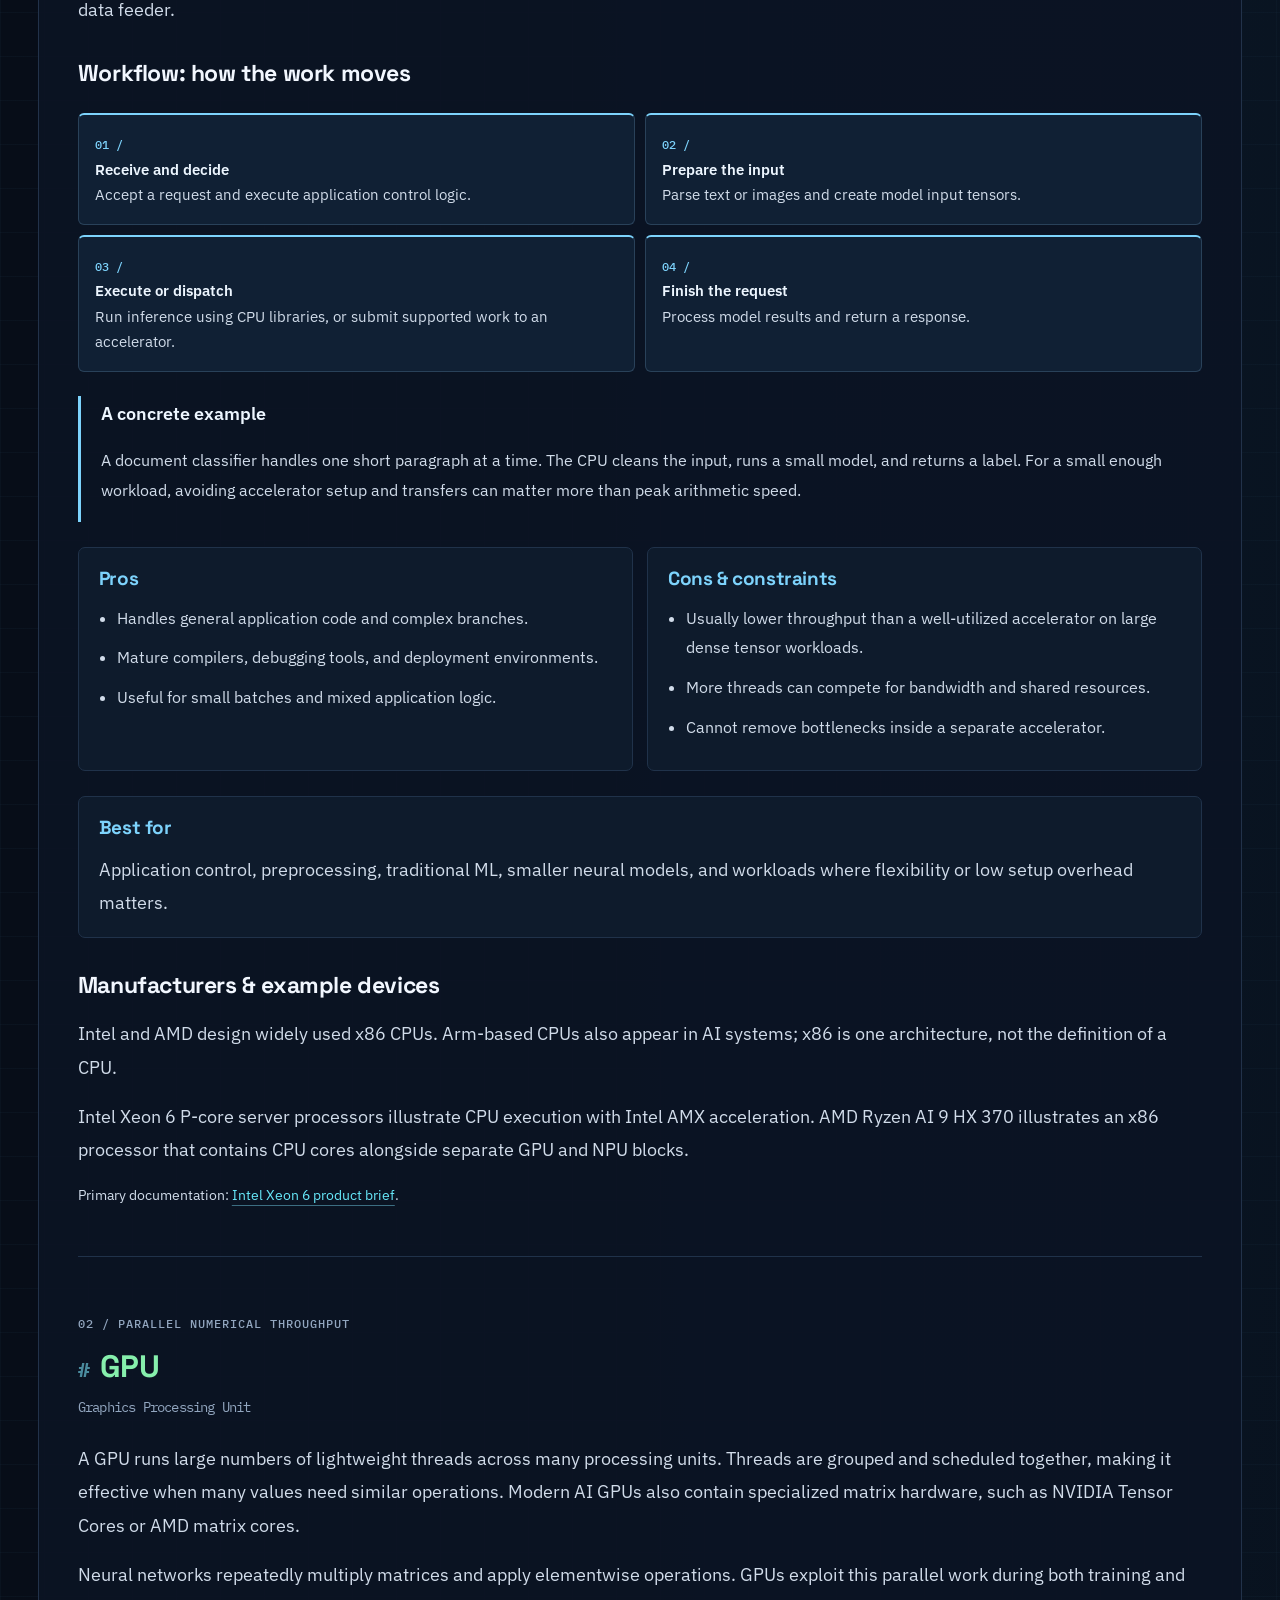
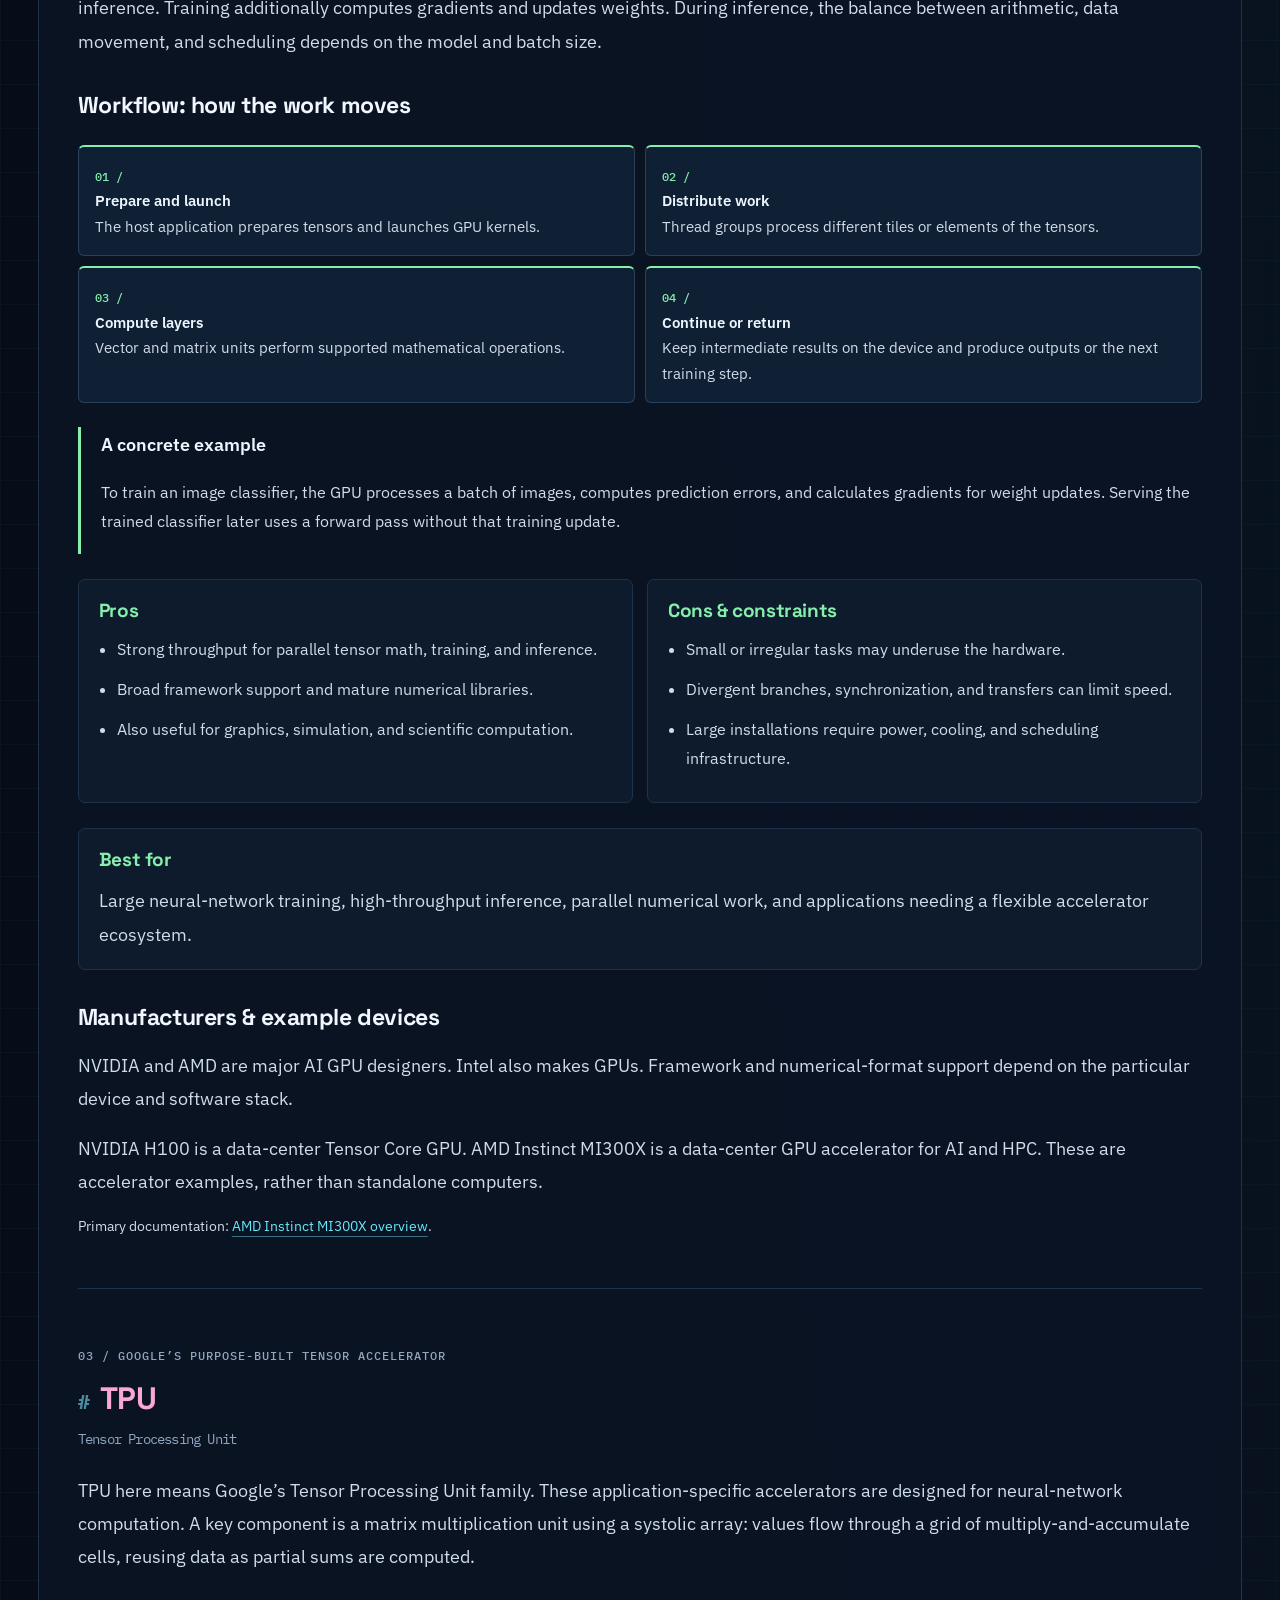
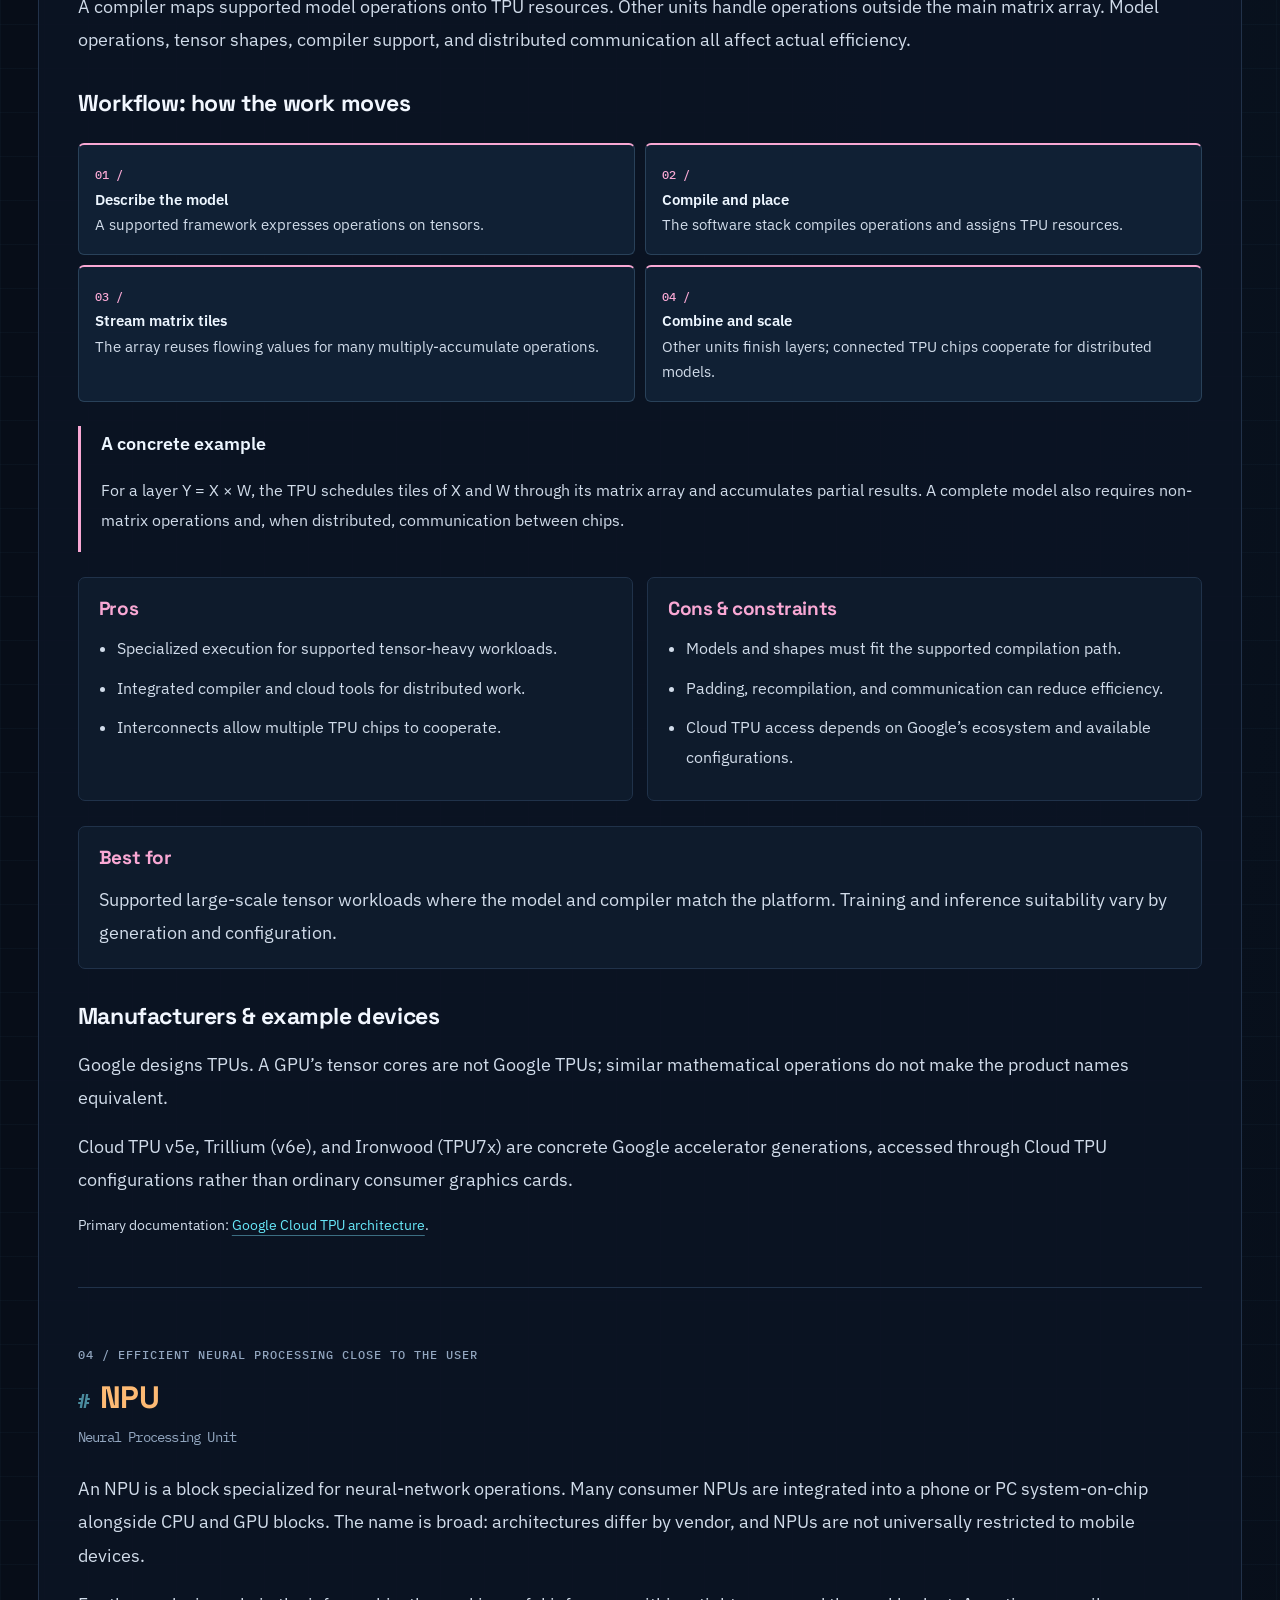
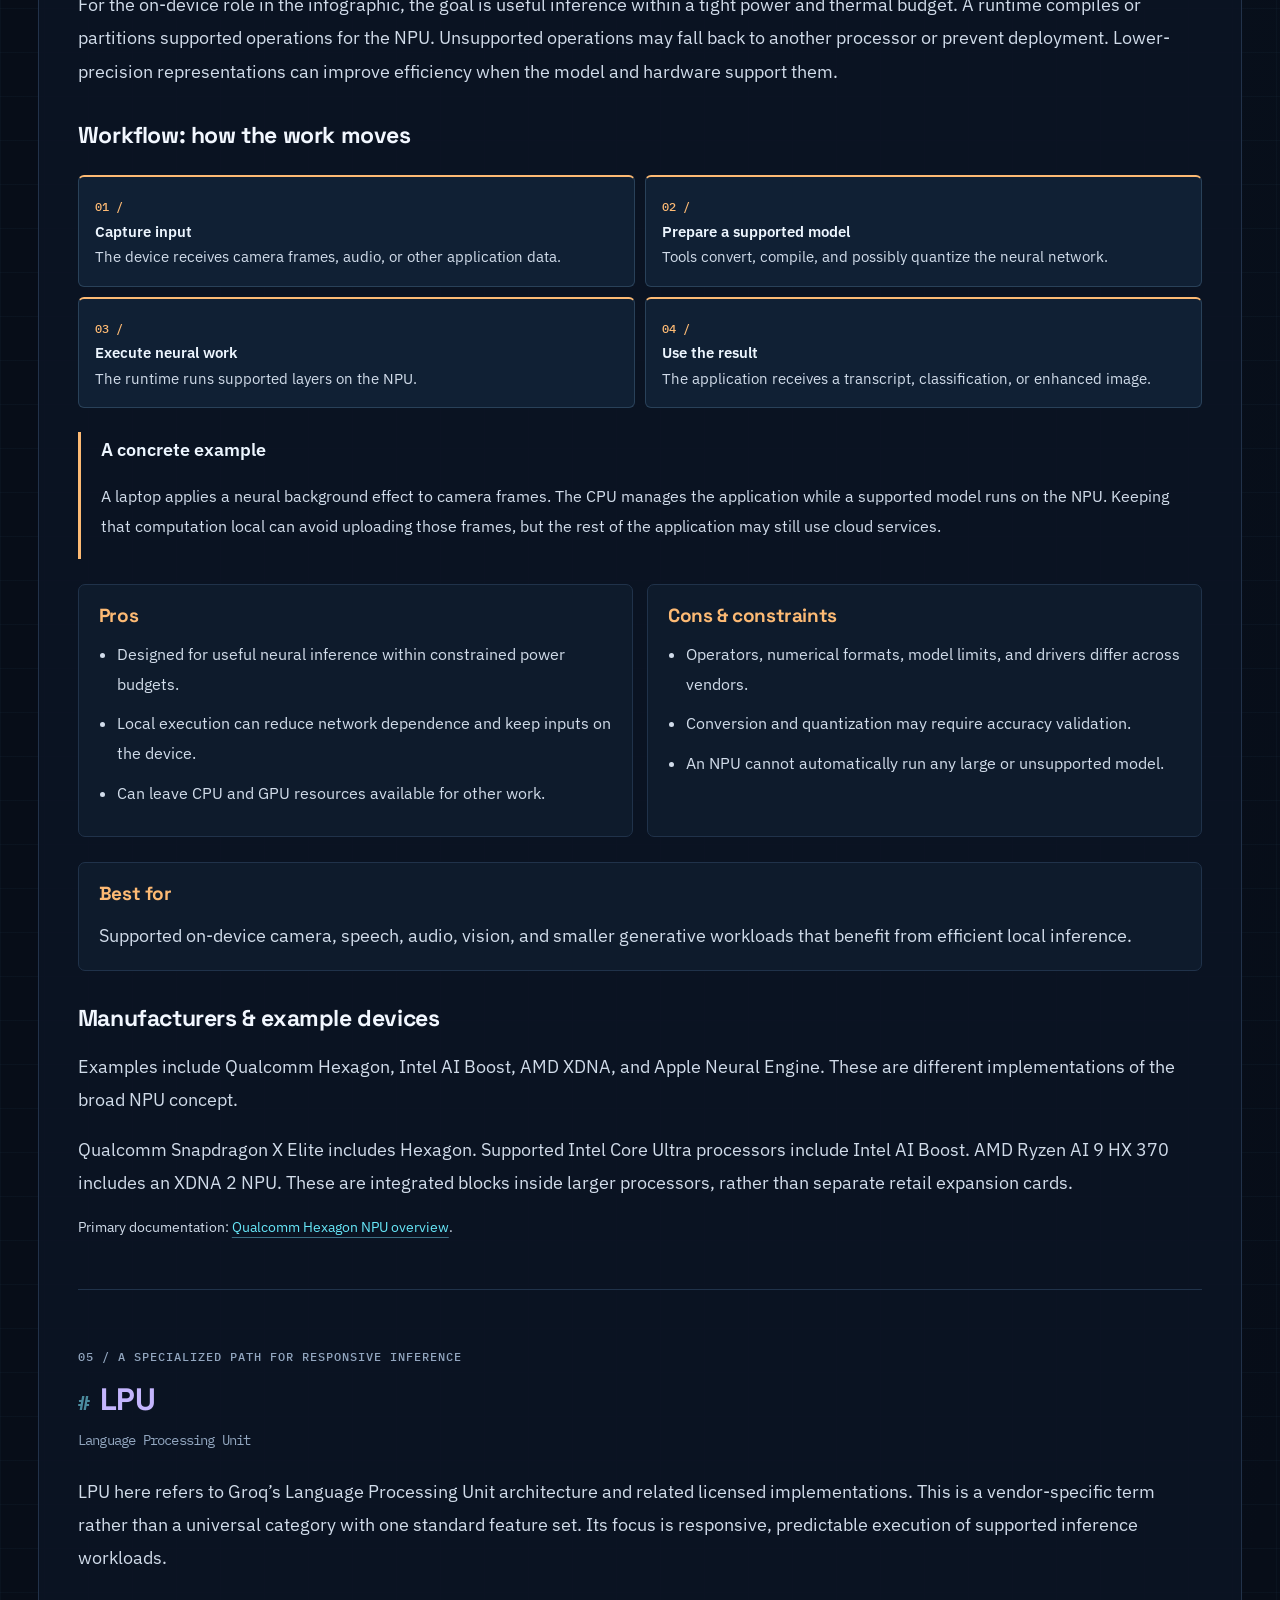
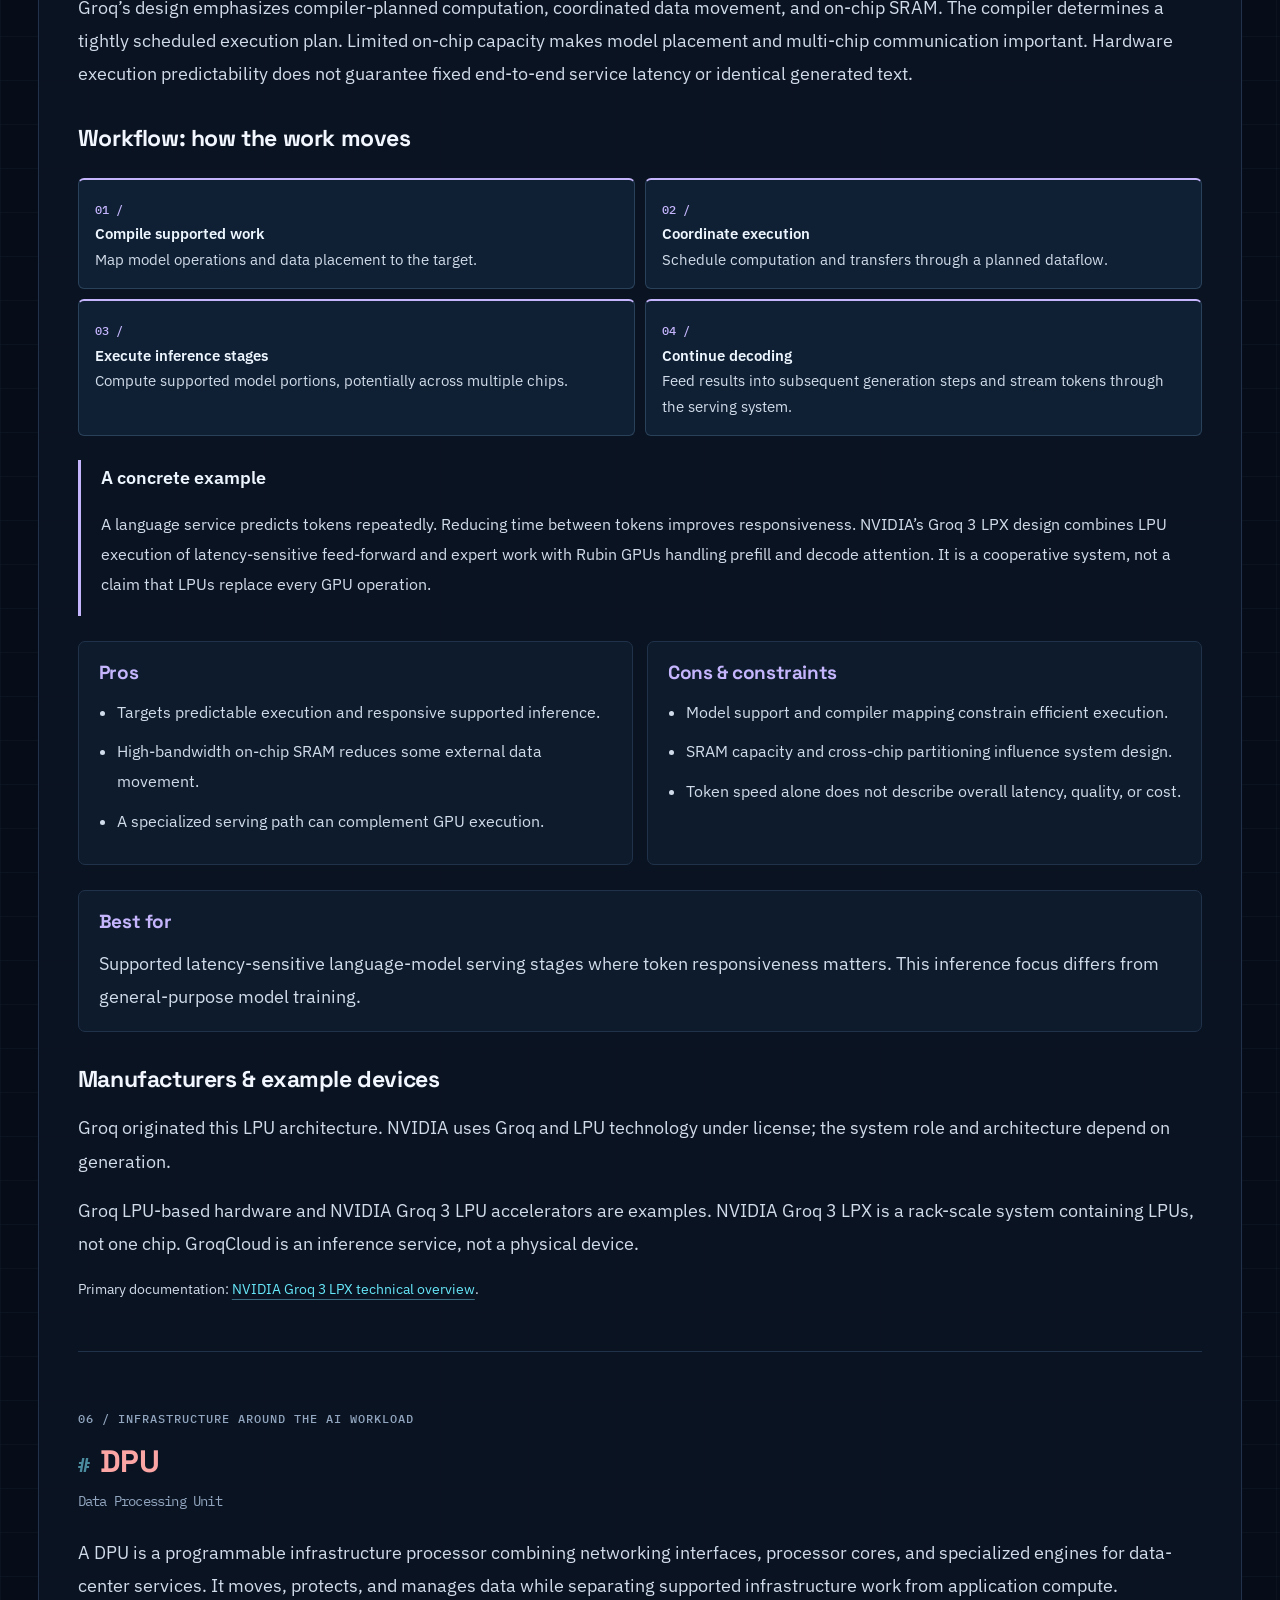
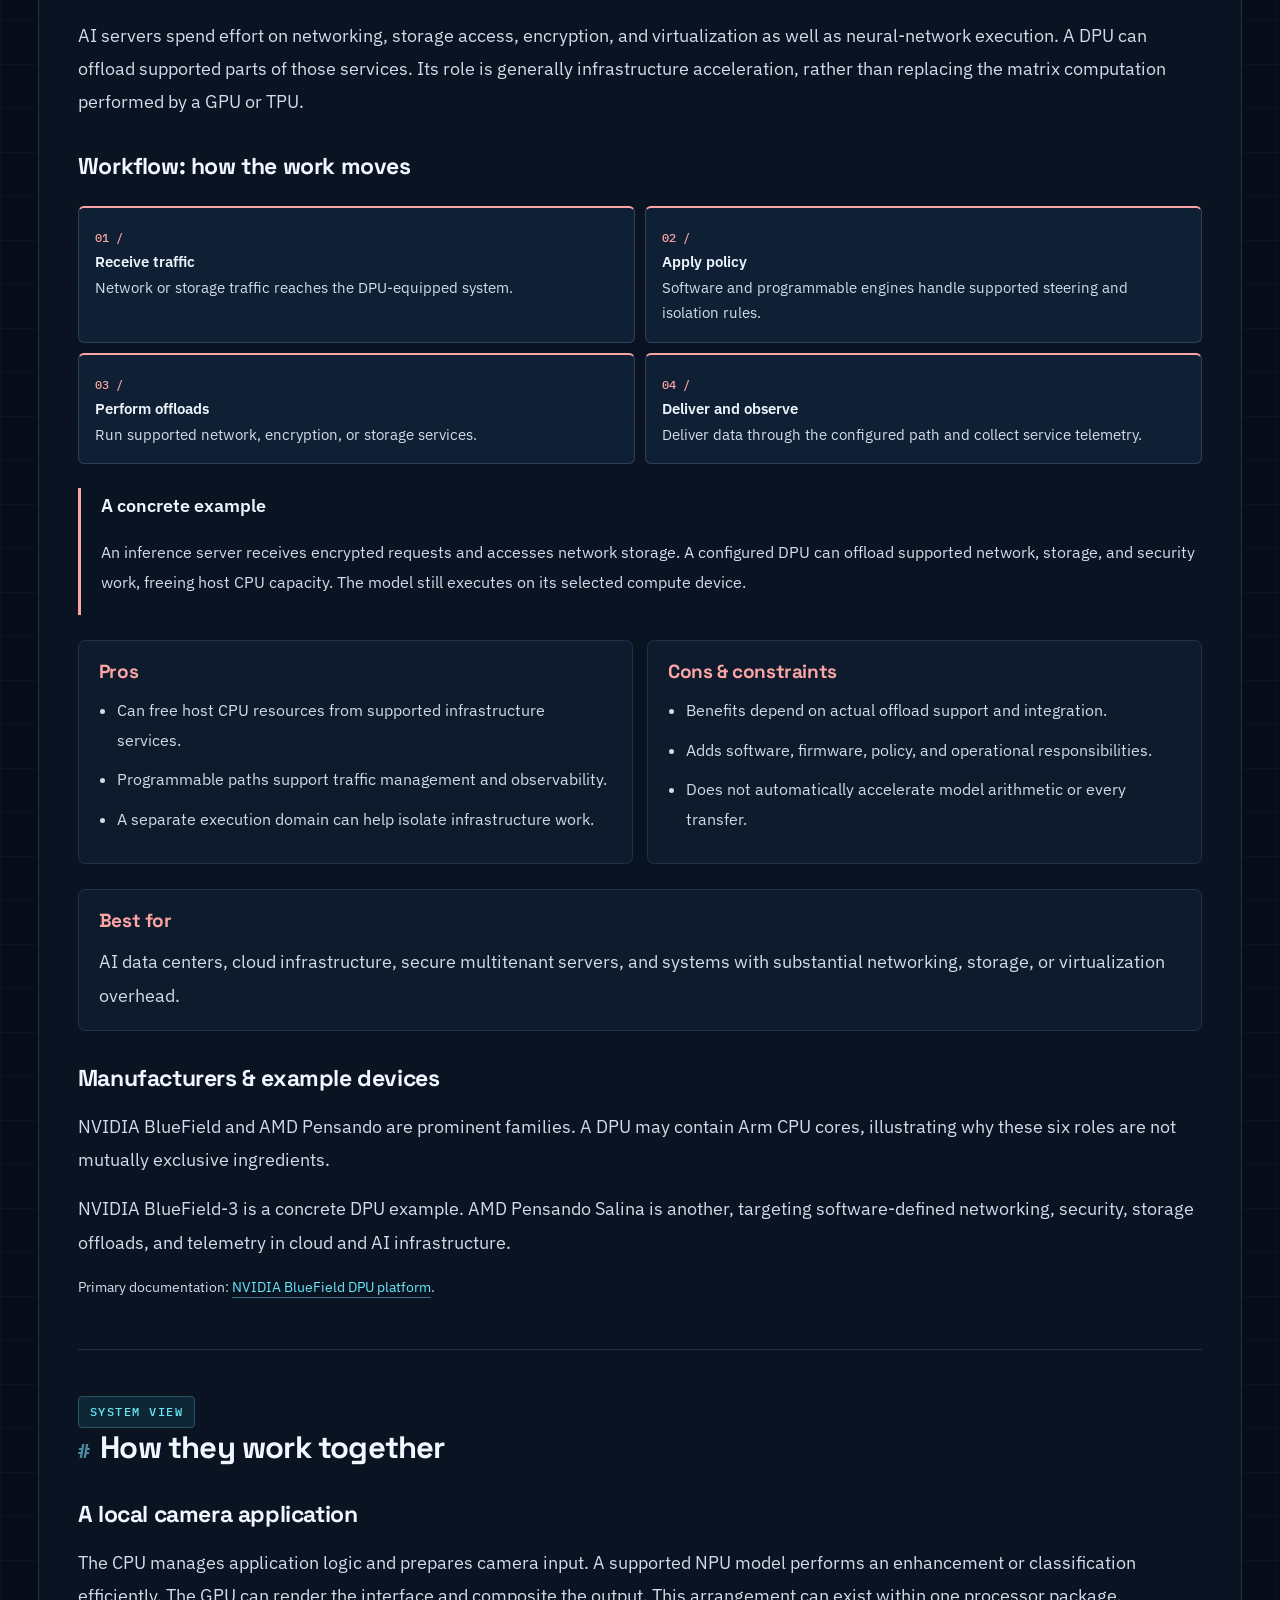
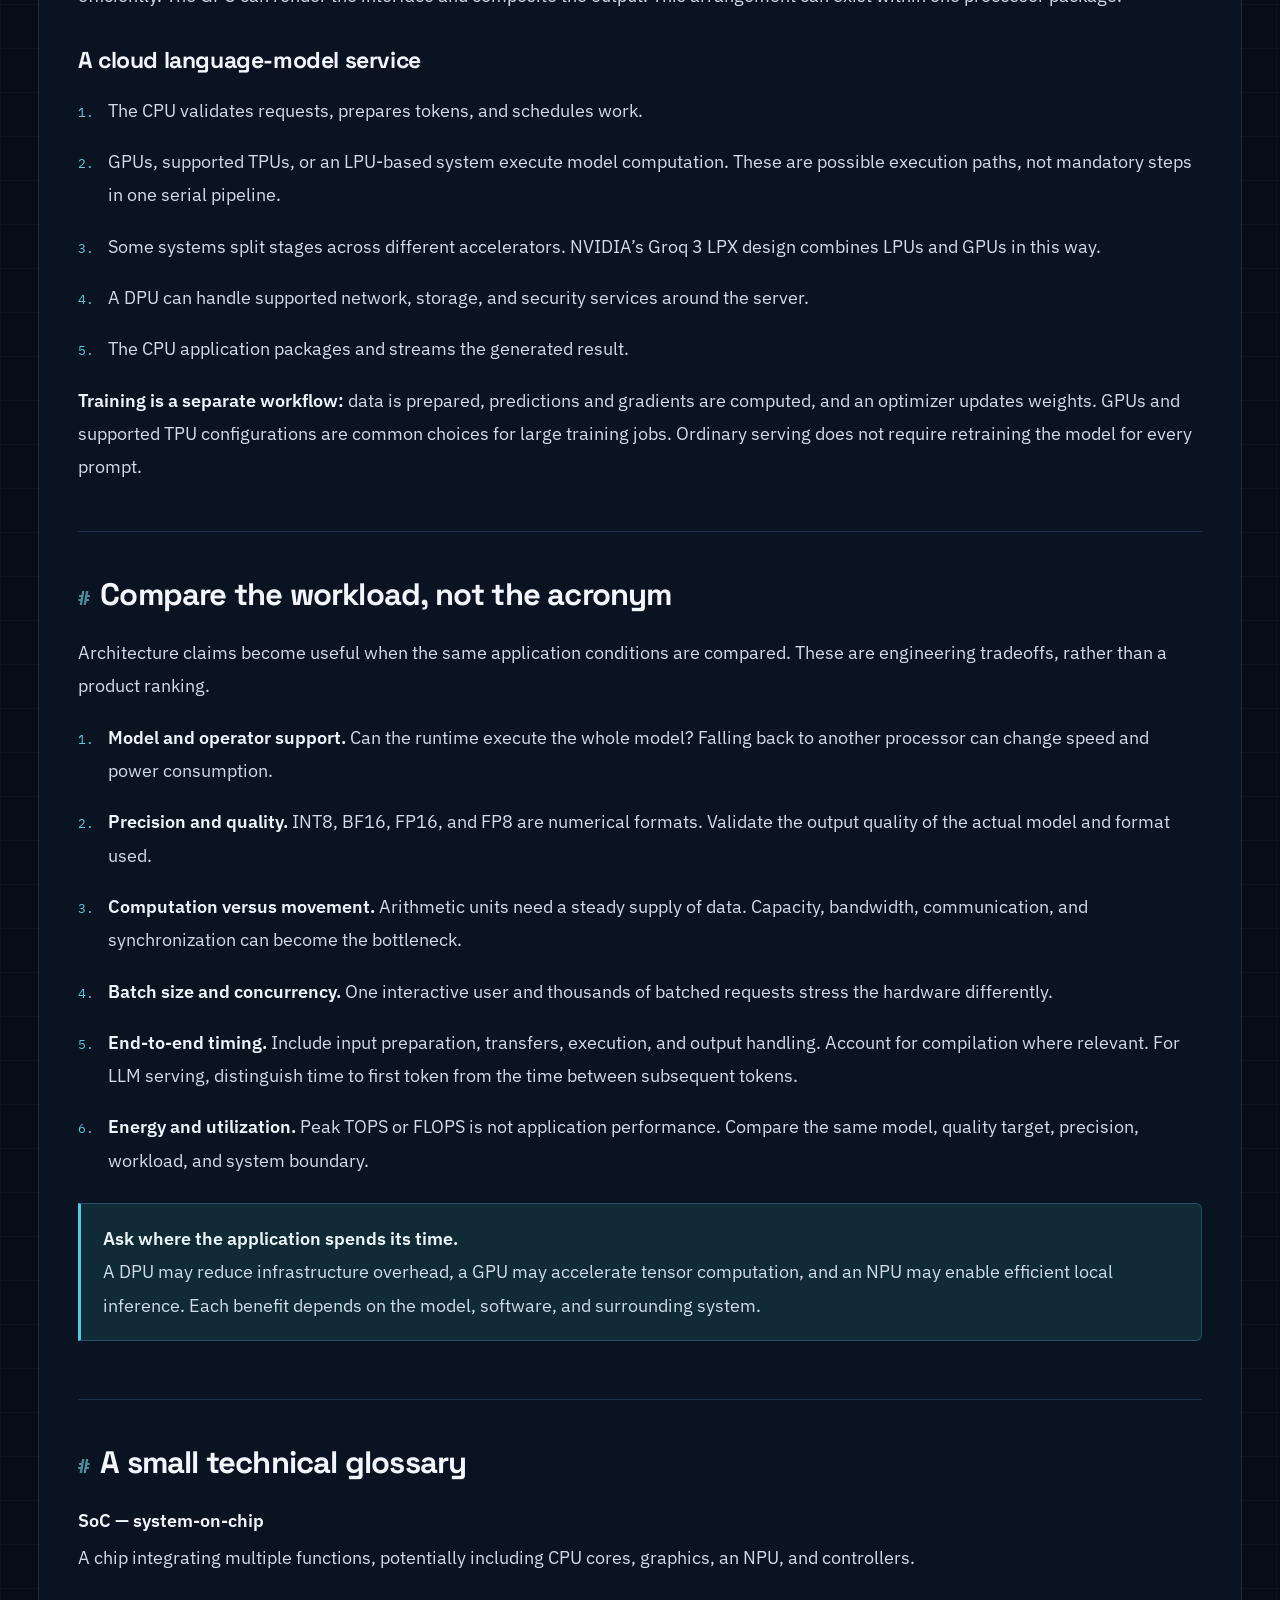
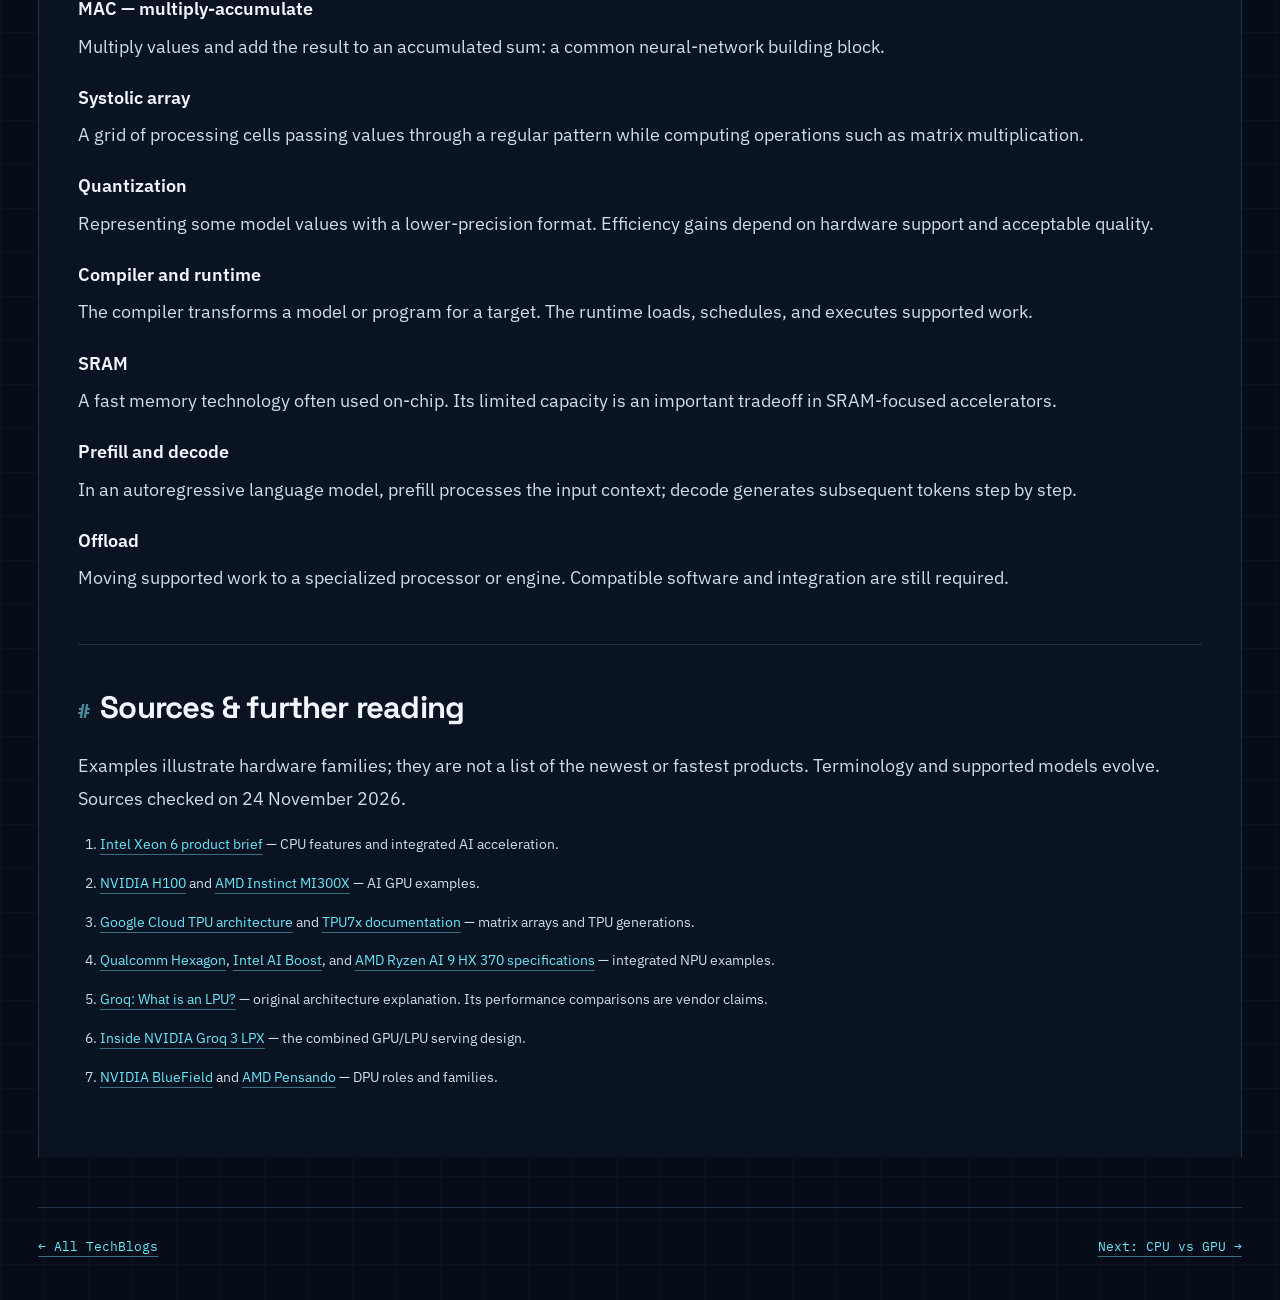
<file: techblogs/the-6-ai-chips.html>
<!DOCTYPE html>
<html lang="en"><head><meta charset="UTF-8"><meta name="viewport" content="width=device-width, initial-scale=1.0"><title>The 6 AI-Chips: CPU vs GPU vs TPU vs NPU vs LPU vs DPU | Aditya Kumar Singh</title><meta name="description" content="Six AI processor roles explained: CPU, GPU, TPU, NPU, LPU, DPU. Illustrated workflows, pros, cons, best uses, manufacturers, and example devices."><link rel="stylesheet" href="assets/article.css?v=20261124-wide"><link rel="stylesheet" href="assets/ai-chips.css"></head><body>
<a class="skip" href="#article-content">Skip to article</a><nav aria-label="Main navigation"><div class="nav-inner"><a class="brand" href="../index.html">ADITYA SINGH</a><div class="nav-links"><a href="../index.html">Portfolio</a><a href="../techblogs.html">TechBlogs</a></div></div></nav><main class="page" id="article-content"><article>
<header class="hero"><span class="eyebrow">AI hardware / architecture / workflows</span><h1>The 6 AI-Chips :<br>CPU vs GPU vs TPU vs NPU vs LPU vs DPU</h1><p class="standfirst">One AI application can involve several kinds of processors. Understand what each one does, follow its workflow, and see why different architectures fit different kinds of work.</p><p class="byline">Aditya Kumar Singh &nbsp;&middot;&nbsp; <time datetime="2026-11-24">24 November 2026</time> &nbsp;&middot;&nbsp; From basics to system design</p><div class="chip-nav" aria-label="Jump to a processor"><a href="#cpu">CPU</a><a href="#gpu">GPU</a><a href="#tpu">TPU</a><a href="#npu">NPU</a><a href="#lpu">LPU</a><a href="#dpu">DPU</a></div></header>
<figure class="hero-visual"><a href="assets/ai-chips-infographic.png" aria-label="Open full-resolution six AI chips infographic"><img class="hero-image" src="assets/ai-chips-infographic.png" width="1920" height="819" alt="Processor role map: CPU for general-purpose control, GPU for parallel computation, Google TPU for tensor workloads, NPU for on-device AI, LPU for responsive language inference, and DPU for data-center infrastructure."></a><figcaption><span>Recreated from the supplied reference using ImageGen. A simplified role map; the article explains the overlaps.</span><a href="assets/ai-chips-infographic.png">Open full-size image</a></figcaption></figure>
<aside class="toc" aria-labelledby="contents"><h2 id="contents">In this article</h2><ol><li><a href="#start">Six names, different jobs</a></li><li><a href="#basics">Training, inference, and tensors</a></li><li><a href="#cpu">CPU: flexible control</a></li><li><a href="#gpu">GPU: parallel computation</a></li><li><a href="#tpu">TPU: Google’s tensor engine</a></li><li><a href="#npu">NPU: efficient local AI</a></li><li><a href="#lpu">LPU: responsive inference</a></li><li><a href="#dpu">DPU: infrastructure offload</a></li><li><a href="#together">How they work together</a></li><li><a href="#compare">Compare architectures fairly</a></li><li><a href="#glossary">Small technical glossary</a></li><li><a href="#sources">Sources and further reading</a></li></ol></aside><div class="body">
<section id="start"><span class="label">Start here</span><h2>Six names, several different jobs</h2><p>Imagine a speech assistant receiving your question. Something must run the application, prepare the sound, execute a neural network, and deliver a response. In a cloud service, traffic must also be routed, protected, and monitored. Those are different kinds of work, so hardware designers optimize for different goals.</p><p>The <strong>CPU</strong> handles flexible application logic; the <strong>GPU</strong> executes highly parallel numerical work; Google’s <strong>TPU</strong> specializes in tensor workloads; an <strong>NPU</strong> accelerates neural processing, often inside a personal device; a Groq-style <strong>LPU</strong> targets supported inference execution; and a <strong>DPU</strong> handles infrastructure services.</p><div class="note"><strong>These are overlapping roles, not six interchangeable products.</strong><p>CPU and GPU describe broad processor families. TPU and LPU are vendor-specific names here. NPU and DPU cover implementations that vary by vendor. A single package can contain a CPU, GPU, and NPU, while a DPU can itself contain CPU cores. “Manufacturer” below identifies the designer or product vendor, rather than the fabrication foundry.</p></div><p>The infographic captures common roles, not exclusive capabilities: CPUs can run models, GPUs also perform inference, and TPUs serve workloads beyond Google’s own internal applications. “Deterministic” in the LPU panel refers to hardware execution; it does not promise identical generated answers or fixed API response times.</p></section>
<section id="basics"><h2>Three ideas that make this easier</h2><h3>Training changes a model; inference uses it</h3><p><strong>Training</strong> adjusts learned weights using examples and an optimization process. <strong>Inference</strong> uses those weights to classify an image, transcribe speech, or generate text. The same hardware family can support both, with different degrees of suitability.</p><h3>Neural networks repeat arithmetic</h3><p>A weighted sum might be <code>y = x0*w0 + x1*w1 + x2*w2</code>. Neural-network layers repeat related multiply-and-add operations across many inputs and outputs. Matrices organize values into rows and columns; tensors generalize arrays to more dimensions. Doing many operations together and reusing data efficiently are central hardware design goals.</p><h3>Speed has more than one meaning</h3><p><strong>Latency</strong> is how long one request waits. <strong>Throughput</strong> is how much total work finishes per second. Batching can improve throughput while increasing an individual request’s wait. Energy per completed task, response quality, and sustained utilization matter too.</p></section>
<section id="cpu" class="chip-section" style="--chip:#7dd3fc"><p class="section-kicker">01 / The flexible coordinator</p><h2>CPU<small>Central Processing Unit</small></h2><p>A CPU runs the operating system and the instructions that hold an application together. Modern x86 CPUs fetch and decode instructions, predict branches, and execute operations across multiple cores. Their strength is handling changing instructions and decisions efficiently.</p><p>In AI, a CPU can receive requests, tokenize text, prepare batches, launch accelerator work, and format results. It can also execute the neural network itself. Vector instructions and, on some processors, matrix engines accelerate numerical work. A CPU is much more than a data feeder.</p><h3>Workflow: how the work moves</h3><ol class="workflow"><li><strong>Receive and decide</strong>Accept a request and execute application control logic.</li><li><strong>Prepare the input</strong>Parse text or images and create model input tensors.</li><li><strong>Execute or dispatch</strong>Run inference using CPU libraries, or submit supported work to an accelerator.</li><li><strong>Finish the request</strong>Process model results and return a response.</li></ol><div class="example"><strong>A concrete example</strong><p>A document classifier handles one short paragraph at a time. The CPU cleans the input, runs a small model, and returns a label. For a small enough workload, avoiding accelerator setup and transfers can matter more than peak arithmetic speed.</p></div><div class="tradeoffs"><div><h3>Pros</h3><ul><li>Handles general application code and complex branches.</li><li>Mature compilers, debugging tools, and deployment environments.</li><li>Useful for small batches and mixed application logic.</li></ul></div><div><h3>Cons &amp; constraints</h3><ul><li>Usually lower throughput than a well-utilized accelerator on large dense tensor workloads.</li><li>More threads can compete for bandwidth and shared resources.</li><li>Cannot remove bottlenecks inside a separate accelerator.</li></ul></div></div><div class="fit"><h3>Best for</h3><p>Application control, preprocessing, traditional ML, smaller neural models, and workloads where flexibility or low setup overhead matters.</p></div><h3>Manufacturers &amp; example devices</h3><p>Intel and AMD design widely used x86 CPUs. Arm-based CPUs also appear in AI systems; x86 is one architecture, not the definition of a CPU.</p><p>Intel Xeon 6 P-core server processors illustrate CPU execution with Intel AMX acceleration. AMD Ryzen AI 9 HX 370 illustrates an x86 processor that contains CPU cores alongside separate GPU and NPU blocks.</p><p class="source-link">Primary documentation: <a href="https://www.intel.com/content/www/us/en/products/docs/xeon-6-product-brief.html">Intel Xeon 6 product brief</a>.</p></section>
<section id="gpu" class="chip-section" style="--chip:#86efac"><p class="section-kicker">02 / Parallel numerical throughput</p><h2>GPU<small>Graphics Processing Unit</small></h2><p>A GPU runs large numbers of lightweight threads across many processing units. Threads are grouped and scheduled together, making it effective when many values need similar operations. Modern AI GPUs also contain specialized matrix hardware, such as NVIDIA Tensor Cores or AMD matrix cores.</p><p>Neural networks repeatedly multiply matrices and apply elementwise operations. GPUs exploit this parallel work during both training and inference. Training additionally computes gradients and updates weights. During inference, the balance between arithmetic, data movement, and scheduling depends on the model and batch size.</p><h3>Workflow: how the work moves</h3><ol class="workflow"><li><strong>Prepare and launch</strong>The host application prepares tensors and launches GPU kernels.</li><li><strong>Distribute work</strong>Thread groups process different tiles or elements of the tensors.</li><li><strong>Compute layers</strong>Vector and matrix units perform supported mathematical operations.</li><li><strong>Continue or return</strong>Keep intermediate results on the device and produce outputs or the next training step.</li></ol><div class="example"><strong>A concrete example</strong><p>To train an image classifier, the GPU processes a batch of images, computes prediction errors, and calculates gradients for weight updates. Serving the trained classifier later uses a forward pass without that training update.</p></div><div class="tradeoffs"><div><h3>Pros</h3><ul><li>Strong throughput for parallel tensor math, training, and inference.</li><li>Broad framework support and mature numerical libraries.</li><li>Also useful for graphics, simulation, and scientific computation.</li></ul></div><div><h3>Cons &amp; constraints</h3><ul><li>Small or irregular tasks may underuse the hardware.</li><li>Divergent branches, synchronization, and transfers can limit speed.</li><li>Large installations require power, cooling, and scheduling infrastructure.</li></ul></div></div><div class="fit"><h3>Best for</h3><p>Large neural-network training, high-throughput inference, parallel numerical work, and applications needing a flexible accelerator ecosystem.</p></div><h3>Manufacturers &amp; example devices</h3><p>NVIDIA and AMD are major AI GPU designers. Intel also makes GPUs. Framework and numerical-format support depend on the particular device and software stack.</p><p>NVIDIA H100 is a data-center Tensor Core GPU. AMD Instinct MI300X is a data-center GPU accelerator for AI and HPC. These are accelerator examples, rather than standalone computers.</p><p class="source-link">Primary documentation: <a href="https://www.amd.com/en/products/accelerators/instinct/mi300/mi300x.html">AMD Instinct MI300X overview</a>.</p></section>
<section id="tpu" class="chip-section" style="--chip:#f9a8d4"><p class="section-kicker">03 / Google’s purpose-built tensor accelerator</p><h2>TPU<small>Tensor Processing Unit</small></h2><p>TPU here means Google’s Tensor Processing Unit family. These application-specific accelerators are designed for neural-network computation. A key component is a matrix multiplication unit using a systolic array: values flow through a grid of multiply-and-accumulate cells, reusing data as partial sums are computed.</p><p>A compiler maps supported model operations onto TPU resources. Other units handle operations outside the main matrix array. Model operations, tensor shapes, compiler support, and distributed communication all affect actual efficiency.</p><h3>Workflow: how the work moves</h3><ol class="workflow"><li><strong>Describe the model</strong>A supported framework expresses operations on tensors.</li><li><strong>Compile and place</strong>The software stack compiles operations and assigns TPU resources.</li><li><strong>Stream matrix tiles</strong>The array reuses flowing values for many multiply-accumulate operations.</li><li><strong>Combine and scale</strong>Other units finish layers; connected TPU chips cooperate for distributed models.</li></ol><div class="example"><strong>A concrete example</strong><p>For a layer Y = X × W, the TPU schedules tiles of X and W through its matrix array and accumulates partial results. A complete model also requires non-matrix operations and, when distributed, communication between chips.</p></div><div class="tradeoffs"><div><h3>Pros</h3><ul><li>Specialized execution for supported tensor-heavy workloads.</li><li>Integrated compiler and cloud tools for distributed work.</li><li>Interconnects allow multiple TPU chips to cooperate.</li></ul></div><div><h3>Cons &amp; constraints</h3><ul><li>Models and shapes must fit the supported compilation path.</li><li>Padding, recompilation, and communication can reduce efficiency.</li><li>Cloud TPU access depends on Google’s ecosystem and available configurations.</li></ul></div></div><div class="fit"><h3>Best for</h3><p>Supported large-scale tensor workloads where the model and compiler match the platform. Training and inference suitability vary by generation and configuration.</p></div><h3>Manufacturers &amp; example devices</h3><p>Google designs TPUs. A GPU’s tensor cores are not Google TPUs; similar mathematical operations do not make the product names equivalent.</p><p>Cloud TPU v5e, Trillium (v6e), and Ironwood (TPU7x) are concrete Google accelerator generations, accessed through Cloud TPU configurations rather than ordinary consumer graphics cards.</p><p class="source-link">Primary documentation: <a href="https://docs.cloud.google.com/tpu/docs/system-architecture-tpu-vm">Google Cloud TPU architecture</a>.</p></section>
<section id="npu" class="chip-section" style="--chip:#fdba74"><p class="section-kicker">04 / Efficient neural processing close to the user</p><h2>NPU<small>Neural Processing Unit</small></h2><p>An NPU is a block specialized for neural-network operations. Many consumer NPUs are integrated into a phone or PC system-on-chip alongside CPU and GPU blocks. The name is broad: architectures differ by vendor, and NPUs are not universally restricted to mobile devices.</p><p>For the on-device role in the infographic, the goal is useful inference within a tight power and thermal budget. A runtime compiles or partitions supported operations for the NPU. Unsupported operations may fall back to another processor or prevent deployment. Lower-precision representations can improve efficiency when the model and hardware support them.</p><h3>Workflow: how the work moves</h3><ol class="workflow"><li><strong>Capture input</strong>The device receives camera frames, audio, or other application data.</li><li><strong>Prepare a supported model</strong>Tools convert, compile, and possibly quantize the neural network.</li><li><strong>Execute neural work</strong>The runtime runs supported layers on the NPU.</li><li><strong>Use the result</strong>The application receives a transcript, classification, or enhanced image.</li></ol><div class="example"><strong>A concrete example</strong><p>A laptop applies a neural background effect to camera frames. The CPU manages the application while a supported model runs on the NPU. Keeping that computation local can avoid uploading those frames, but the rest of the application may still use cloud services.</p></div><div class="tradeoffs"><div><h3>Pros</h3><ul><li>Designed for useful neural inference within constrained power budgets.</li><li>Local execution can reduce network dependence and keep inputs on the device.</li><li>Can leave CPU and GPU resources available for other work.</li></ul></div><div><h3>Cons &amp; constraints</h3><ul><li>Operators, numerical formats, model limits, and drivers differ across vendors.</li><li>Conversion and quantization may require accuracy validation.</li><li>An NPU cannot automatically run any large or unsupported model.</li></ul></div></div><div class="fit"><h3>Best for</h3><p>Supported on-device camera, speech, audio, vision, and smaller generative workloads that benefit from efficient local inference.</p></div><h3>Manufacturers &amp; example devices</h3><p>Examples include Qualcomm Hexagon, Intel AI Boost, AMD XDNA, and Apple Neural Engine. These are different implementations of the broad NPU concept.</p><p>Qualcomm Snapdragon X Elite includes Hexagon. Supported Intel Core Ultra processors include Intel AI Boost. AMD Ryzen AI 9 HX 370 includes an XDNA 2 NPU. These are integrated blocks inside larger processors, rather than separate retail expansion cards.</p><p class="source-link">Primary documentation: <a href="https://www.qualcomm.com/processors/hexagon">Qualcomm Hexagon NPU overview</a>.</p></section>
<section id="lpu" class="chip-section" style="--chip:#c4b5fd"><p class="section-kicker">05 / A specialized path for responsive inference</p><h2>LPU<small>Language Processing Unit</small></h2><p>LPU here refers to Groq’s Language Processing Unit architecture and related licensed implementations. This is a vendor-specific term rather than a universal category with one standard feature set. Its focus is responsive, predictable execution of supported inference workloads.</p><p>Groq’s design emphasizes compiler-planned computation, coordinated data movement, and on-chip SRAM. The compiler determines a tightly scheduled execution plan. Limited on-chip capacity makes model placement and multi-chip communication important. Hardware execution predictability does not guarantee fixed end-to-end service latency or identical generated text.</p><h3>Workflow: how the work moves</h3><ol class="workflow"><li><strong>Compile supported work</strong>Map model operations and data placement to the target.</li><li><strong>Coordinate execution</strong>Schedule computation and transfers through a planned dataflow.</li><li><strong>Execute inference stages</strong>Compute supported model portions, potentially across multiple chips.</li><li><strong>Continue decoding</strong>Feed results into subsequent generation steps and stream tokens through the serving system.</li></ol><div class="example"><strong>A concrete example</strong><p>A language service predicts tokens repeatedly. Reducing time between tokens improves responsiveness. NVIDIA’s Groq 3 LPX design combines LPU execution of latency-sensitive feed-forward and expert work with Rubin GPUs handling prefill and decode attention. It is a cooperative system, not a claim that LPUs replace every GPU operation.</p></div><div class="tradeoffs"><div><h3>Pros</h3><ul><li>Targets predictable execution and responsive supported inference.</li><li>High-bandwidth on-chip SRAM reduces some external data movement.</li><li>A specialized serving path can complement GPU execution.</li></ul></div><div><h3>Cons &amp; constraints</h3><ul><li>Model support and compiler mapping constrain efficient execution.</li><li>SRAM capacity and cross-chip partitioning influence system design.</li><li>Token speed alone does not describe overall latency, quality, or cost.</li></ul></div></div><div class="fit"><h3>Best for</h3><p>Supported latency-sensitive language-model serving stages where token responsiveness matters. This inference focus differs from general-purpose model training.</p></div><h3>Manufacturers &amp; example devices</h3><p>Groq originated this LPU architecture. NVIDIA uses Groq and LPU technology under license; the system role and architecture depend on generation.</p><p>Groq LPU-based hardware and NVIDIA Groq 3 LPU accelerators are examples. NVIDIA Groq 3 LPX is a rack-scale system containing LPUs, not one chip. GroqCloud is an inference service, not a physical device.</p><p class="source-link">Primary documentation: <a href="https://developer.nvidia.com/blog/inside-nvidia-groq-3-lpx-the-low-latency-inference-accelerator-for-the-nvidia-vera-rubin-platform">NVIDIA Groq 3 LPX technical overview</a>.</p></section>
<section id="dpu" class="chip-section" style="--chip:#fca5a5"><p class="section-kicker">06 / Infrastructure around the AI workload</p><h2>DPU<small>Data Processing Unit</small></h2><p>A DPU is a programmable infrastructure processor combining networking interfaces, processor cores, and specialized engines for data-center services. It moves, protects, and manages data while separating supported infrastructure work from application compute.</p><p>AI servers spend effort on networking, storage access, encryption, and virtualization as well as neural-network execution. A DPU can offload supported parts of those services. Its role is generally infrastructure acceleration, rather than replacing the matrix computation performed by a GPU or TPU.</p><h3>Workflow: how the work moves</h3><ol class="workflow"><li><strong>Receive traffic</strong>Network or storage traffic reaches the DPU-equipped system.</li><li><strong>Apply policy</strong>Software and programmable engines handle supported steering and isolation rules.</li><li><strong>Perform offloads</strong>Run supported network, encryption, or storage services.</li><li><strong>Deliver and observe</strong>Deliver data through the configured path and collect service telemetry.</li></ol><div class="example"><strong>A concrete example</strong><p>An inference server receives encrypted requests and accesses network storage. A configured DPU can offload supported network, storage, and security work, freeing host CPU capacity. The model still executes on its selected compute device.</p></div><div class="tradeoffs"><div><h3>Pros</h3><ul><li>Can free host CPU resources from supported infrastructure services.</li><li>Programmable paths support traffic management and observability.</li><li>A separate execution domain can help isolate infrastructure work.</li></ul></div><div><h3>Cons &amp; constraints</h3><ul><li>Benefits depend on actual offload support and integration.</li><li>Adds software, firmware, policy, and operational responsibilities.</li><li>Does not automatically accelerate model arithmetic or every transfer.</li></ul></div></div><div class="fit"><h3>Best for</h3><p>AI data centers, cloud infrastructure, secure multitenant servers, and systems with substantial networking, storage, or virtualization overhead.</p></div><h3>Manufacturers &amp; example devices</h3><p>NVIDIA BlueField and AMD Pensando are prominent families. A DPU may contain Arm CPU cores, illustrating why these six roles are not mutually exclusive ingredients.</p><p>NVIDIA BlueField-3 is a concrete DPU example. AMD Pensando Salina is another, targeting software-defined networking, security, storage offloads, and telemetry in cloud and AI infrastructure.</p><p class="source-link">Primary documentation: <a href="https://www.nvidia.com/en-us/networking/products/data-processing-unit/">NVIDIA BlueField DPU platform</a>.</p></section>
<section id="together"><span class="label">System view</span><h2>How they work together</h2><h3>A local camera application</h3><p>The CPU manages application logic and prepares camera input. A supported NPU model performs an enhancement or classification efficiently. The GPU can render the interface and composite the output. This arrangement can exist within one processor package.</p><h3>A cloud language-model service</h3><ol class="step-list"><li>The CPU validates requests, prepares tokens, and schedules work.</li><li>GPUs, supported TPUs, or an LPU-based system execute model computation. These are possible execution paths, not mandatory steps in one serial pipeline.</li><li>Some systems split stages across different accelerators. NVIDIA’s Groq 3 LPX design combines LPUs and GPUs in this way.</li><li>A DPU can handle supported network, storage, and security services around the server.</li><li>The CPU application packages and streams the generated result.</li></ol><p><strong>Training is a separate workflow:</strong> data is prepared, predictions and gradients are computed, and an optimizer updates weights. GPUs and supported TPU configurations are common choices for large training jobs. Ordinary serving does not require retraining the model for every prompt.</p></section>
<section id="compare"><h2>Compare the workload, not the acronym</h2><p>Architecture claims become useful when the same application conditions are compared. These are engineering tradeoffs, rather than a product ranking.</p><ol class="step-list"><li><strong>Model and operator support.</strong> Can the runtime execute the whole model? Falling back to another processor can change speed and power consumption.</li><li><strong>Precision and quality.</strong> INT8, BF16, FP16, and FP8 are numerical formats. Validate the output quality of the actual model and format used.</li><li><strong>Computation versus movement.</strong> Arithmetic units need a steady supply of data. Capacity, bandwidth, communication, and synchronization can become the bottleneck.</li><li><strong>Batch size and concurrency.</strong> One interactive user and thousands of batched requests stress the hardware differently.</li><li><strong>End-to-end timing.</strong> Include input preparation, transfers, execution, and output handling. Account for compilation where relevant. For LLM serving, distinguish time to first token from the time between subsequent tokens.</li><li><strong>Energy and utilization.</strong> Peak TOPS or FLOPS is not application performance. Compare the same model, quality target, precision, workload, and system boundary.</li></ol><div class="note"><strong>Ask where the application spends its time.</strong><p>A DPU may reduce infrastructure overhead, a GPU may accelerate tensor computation, and an NPU may enable efficient local inference. Each benefit depends on the model, software, and surrounding system.</p></div></section>
<section id="glossary"><h2>A small technical glossary</h2><dl class="glossary"><dt>SoC — system-on-chip</dt><dd>A chip integrating multiple functions, potentially including CPU cores, graphics, an NPU, and controllers.</dd><dt>MAC — multiply-accumulate</dt><dd>Multiply values and add the result to an accumulated sum: a common neural-network building block.</dd><dt>Systolic array</dt><dd>A grid of processing cells passing values through a regular pattern while computing operations such as matrix multiplication.</dd><dt>Quantization</dt><dd>Representing some model values with a lower-precision format. Efficiency gains depend on hardware support and acceptable quality.</dd><dt>Compiler and runtime</dt><dd>The compiler transforms a model or program for a target. The runtime loads, schedules, and executes supported work.</dd><dt>SRAM</dt><dd>A fast memory technology often used on-chip. Its limited capacity is an important tradeoff in SRAM-focused accelerators.</dd><dt>Prefill and decode</dt><dd>In an autoregressive language model, prefill processes the input context; decode generates subsequent tokens step by step.</dd><dt>Offload</dt><dd>Moving supported work to a specialized processor or engine. Compatible software and integration are still required.</dd></dl></section>
<section id="sources"><h2>Sources &amp; further reading</h2><p>Examples illustrate hardware families; they are not a list of the newest or fastest products. Terminology and supported models evolve. Sources checked on 24 November 2026.</p><ol class="sources"><li><a href="https://www.intel.com/content/www/us/en/products/docs/xeon-6-product-brief.html">Intel Xeon 6 product brief</a> — CPU features and integrated AI acceleration.</li><li><a href="https://www.nvidia.com/en-us/data-center/h100/">NVIDIA H100</a> and <a href="https://www.amd.com/en/products/accelerators/instinct/mi300/mi300x.html">AMD Instinct MI300X</a> — AI GPU examples.</li><li><a href="https://docs.cloud.google.com/tpu/docs/system-architecture-tpu-vm">Google Cloud TPU architecture</a> and <a href="https://docs.cloud.google.com/tpu/docs/tpu7x">TPU7x documentation</a> — matrix arrays and TPU generations.</li><li><a href="https://www.qualcomm.com/processors/hexagon">Qualcomm Hexagon</a>, <a href="https://www.intel.com/content/www/us/en/support/articles/000097597/processors.html">Intel AI Boost</a>, and <a href="https://www.amd.com/en/products/processors/laptop/ryzen/ai-300-series/amd-ryzen-ai-9-hx-370.html">AMD Ryzen AI 9 HX 370 specifications</a> — integrated NPU examples.</li><li><a href="https://groq.com/wp-content/uploads/2024/07/GroqThoughts_WhatIsALPU-vF.pdf">Groq: What is an LPU?</a> — original architecture explanation. Its performance comparisons are vendor claims.</li><li><a href="https://developer.nvidia.com/blog/inside-nvidia-groq-3-lpx-the-low-latency-inference-accelerator-for-the-nvidia-vera-rubin-platform">Inside NVIDIA Groq 3 LPX</a> — the combined GPU/LPU serving design.</li><li><a href="https://www.nvidia.com/en-us/networking/products/data-processing-unit/">NVIDIA BlueField</a> and <a href="https://www.amd.com/en/products/data-processing-units/pensando.html">AMD Pensando</a> — DPU roles and families.</li></ol></section></div></article><footer class="footer"><a href="../techblogs.html">&larr; All TechBlogs</a><a href="cpu-vs-gpu.html">Next: CPU vs GPU &rarr;</a></footer></main></body></html>
</file>
<file: techblogs/assets/article.css>
@import url('https://fonts.googleapis.com/css2?family=IBM+Plex+Mono:wght@400;500;600&family=IBM+Plex+Sans:wght@400;500;600;700&family=Space+Grotesk:wght@400;500;600;700&display=swap');
:root{color-scheme:dark;--bg:#070d18;--panel:#0c1626;--line:#20324a;--text:#d1dcea;--muted:#92a6bf;--cyan:#67e8f9;--heading:#f2f7ff;--mono:'IBM Plex Mono',Consolas,monospace}*{box-sizing:border-box}html{scroll-behavior:smooth;scroll-padding-top:100px}body{margin:0;color:var(--text);background-color:var(--bg);background-image:radial-gradient(ellipse at 80% 0%,#102c4270,transparent 46%),linear-gradient(#27405d1c 1px,transparent 1px),linear-gradient(90deg,#27405d1c 1px,transparent 1px);background-size:100% 100%,44px 44px,44px 44px;font:18px/1.85 'IBM Plex Sans',system-ui,sans-serif}a{color:var(--cyan);text-underline-offset:5px;text-decoration-color:#3c6e82}a:hover{text-decoration-color:var(--cyan)}a:focus-visible,summary:focus-visible,[tabindex]:focus-visible{outline:2px solid var(--cyan);outline-offset:5px}.skip{position:absolute;top:-100px;left:20px;z-index:9;padding:12px;background:var(--panel)}.skip:focus{top:12px}nav{position:sticky;top:0;z-index:5;background:#070d18f2;border-bottom:1px solid var(--line);backdrop-filter:blur(16px)}.nav-inner{width:94%;max-width:1800px;padding:21px 0;margin:auto;display:flex;align-items:center;justify-content:space-between;gap:24px}.brand{font:600 16px var(--mono);letter-spacing:-.5px;color:var(--heading);text-decoration:none}.brand::before{content:'~/ ';color:var(--cyan)}.nav-links{display:flex;gap:28px;font:500 13px var(--mono)}.nav-links a{color:#b3c6dd;text-decoration:none}.nav-links a:hover{color:var(--cyan)}.page{width:94%;max-width:1800px;margin:auto;padding:0}.hero{padding:64px 0 36px}.eyebrow,.label{display:inline-block;padding:5px 11px;border:1px solid #245266;background:#0f2735;border-radius:4px;font:500 12px/1.7 var(--mono);text-transform:uppercase;letter-spacing:1.5px;color:var(--cyan)}h1,h2,h3{font-family:'Space Grotesk',system-ui,sans-serif;color:var(--heading)}h1{font-size:clamp(38px,5.3vw,66px);line-height:1.08;letter-spacing:-2.9px;max-width:1400px;margin:24px 0}h2{font-size:31px;line-height:1.25;letter-spacing:-.8px;margin:0 0 22px}h3{font-size:23px;line-height:1.35;letter-spacing:-.4px;margin:32px 0 14px}.standfirst{font-size:21px;line-height:1.7;color:#9db2cc;max-width:1100px}.byline{font:400 12px/1.9 var(--mono);color:var(--muted);margin-top:27px;padding-top:20px;border-top:1px solid var(--line)}p{margin:16px 0;color:var(--text)}strong{color:#edf6ff;font-weight:600}li{color:var(--text);margin:10px 0}code{font:400 .85em/1.6 var(--mono);background:#15283c;border:1px solid #253c55;border-radius:4px;padding:2px 5px;color:#a5edfa;overflow-wrap:anywhere}pre{background:#060c16;border:1px solid #26374d;border-radius:8px;padding:24px;overflow-x:auto;font:400 14px/1.85 var(--mono);tab-size:4;box-shadow:inset 3px 0 #2c637a}pre code{font:inherit;line-height:inherit;background:none;border:none;border-radius:0;color:#cfdfef;padding:0;overflow-wrap:normal}.formula{background:#102433;border:1px solid #22536a;box-shadow:inset 3px 0 #5ac9df}.formula code{color:#a5f3fc}.toc{border:1px solid var(--line);background:#0c1728e8;padding:24px 28px;border-radius:8px;margin:28px 0 44px}.toc h2{font:500 12px var(--mono);letter-spacing:1.6px;text-transform:uppercase;color:var(--muted);margin:0 0 15px}.toc ol{columns:2;column-gap:48px;margin:0;padding-left:22px;font-size:15px}.toc li{margin:5px 0;break-inside:avoid}.toc li::marker{font:400 11px var(--mono);color:#65809e}.toc a{text-decoration:none;color:#c6dbef}.toc a:hover{color:var(--cyan)}.body{width:100%;max-width:none;margin:0 auto;padding:0 clamp(24px,3vw,56px) 20px;border-left:1px solid #22324a;border-right:1px solid #22324a;background:#0b1423f2}.body section{padding:43px 0 8px;border-top:1px solid var(--line);margin:0 0 24px}.body section:first-child{border-top:0}.body section>h2::before{content:'# ';font-family:var(--mono);font-size:.65em;color:#4a8b9e}.definition dt{font-weight:600;color:#e6f1ff;margin-top:20px}.definition dd{margin:4px 0 0;color:#a4b8d0}.note{margin:26px 0;background:#102b35;border:1px solid #235060;border-left:3px solid #53cadd;padding:18px 22px;border-radius:0 6px 6px 0}.note p{margin:0}.small{font-size:13px;line-height:1.8;color:var(--muted)}.download{font:400 13px/1.9 var(--mono);margin:20px 0}.step-list{padding-left:24px}.step-list li{padding-left:6px;margin:18px 0}.step-list li::marker{color:#62cadc;font-family:var(--mono);font-size:13px}.figure{margin:30px 0}.diagram{border:1px solid #294159;background:#0b1527;border-radius:8px;overflow-x:auto}.diagram svg{display:block;width:100%;min-width:660px;height:auto}.figure figcaption,.hero-visual figcaption{font:400 12px/1.8 var(--mono);color:var(--muted);margin-top:12px}.layout-spec{background:#101f31;border:1px solid var(--line);padding:18px 22px;border-radius:6px}.layout-spec p{margin:7px 0}.ref{font:400 12px var(--mono);white-space:nowrap}.sources{padding-left:22px;font-size:14px}.sources li{margin:13px 0}.footer{margin:50px 0 0;border-top:1px solid var(--line);padding:27px 0 42px;display:flex;justify-content:space-between;gap:20px;font:400 13px/1.8 var(--mono)}.hero-visual{margin:2px 0 0}.hero-image{display:block;width:100%;height:auto;border:1px solid #294159;border-radius:10px}.hero-visual figcaption{display:flex;justify-content:space-between;gap:20px}.sample-page .body{padding-top:26px}.sample-page .body h2{margin-top:35px}.sample-page .hero p{color:#9db2cc;font-size:20px}.sample-page .body>.note{margin-top:0}@media(max-width:680px){body{font-size:17px}.page{width:100%;padding:0 20px}.nav-inner{width:100%;padding:17px 20px;align-items:flex-start;gap:14px;flex-direction:column}.nav-links{gap:24px;font-size:12px}.hero{padding-top:38px}h1{letter-spacing:-1.6px}.standfirst{font-size:19px}h2{font-size:27px}.body{border-left:0;border-right:0;padding:0 0 16px;background:transparent}.body section{padding-top:32px}.toc{padding:22px}.toc ol{columns:1}.hero-visual figcaption{flex-direction:column;gap:3px}pre{padding:18px;font-size:13px}.footer{flex-direction:column;gap:10px}}@media(prefers-reduced-motion:reduce){html{scroll-behavior:auto}}@media print{body{background:white;color:#18202d;font-size:11pt}nav,.toc,.skip{display:none}.body{border:0;background:white;max-width:none}.page{width:100%;max-width:none;padding:0}h1,h2,h3,strong,p,li{color:#111}.hero{padding-top:0}pre,.formula,.note{background:#f1f5f9;color:#111;box-shadow:none;white-space:pre-wrap}pre code{color:#111}.diagram svg{min-width:0}a{color:#111}}
</file>
<file: techblogs/assets/cpu-gpu.css>
/* Buyer-friendly additions to the shared technical article theme. */
.level{font:500 12px/1.7 var(--mono);letter-spacing:1.5px;text-transform:uppercase;color:var(--cyan);display:block;margin-bottom:12px}.takeaway{border:1px solid #36576c;background:#102a38;padding:23px 26px;margin:25px 0;border-radius:8px}.takeaway p{margin:0;font-size:20px;line-height:1.65}.comparison-wrap{overflow-x:auto;margin:24px 0;border:1px solid #294159;border-radius:7px}.comparison{border-collapse:collapse;width:100%;font-size:16px;line-height:1.7;min-width:640px}.comparison caption{text-align:left;padding:16px 18px;color:#a9c3db;font-size:14px;background:#102235}.comparison th,.comparison td{padding:15px 18px;border-bottom:1px solid #294159;text-align:left;vertical-align:top}.comparison thead{background:#132d40;color:#eaf5ff}.comparison tbody th{font-weight:500;min-width:140px;color:#c2d6ec}.comparison td{width:36%;color:#bdd0e3}.comparison tr:last-child th,.comparison tr:last-child td{border-bottom:0}.story{font-size:21px;line-height:1.8;color:#e0ecfa;border-left:3px solid #67e8f9;padding-left:23px;margin:26px 0}.buyer-panel{background:#11283a;border:1px solid #31556c;border-radius:8px;padding:24px;margin:28px 0}.buyer-panel label{display:block;font-size:16px;font-weight:600;color:#e6f4ff;margin-bottom:12px}.buyer-panel select{width:100%;background:#07121e;color:#d4eef6;border:1px solid #4c7187;border-radius:5px;font:15px/1.6 var(--mono);padding:13px 34px 13px 14px;appearance:auto}.buyer-panel select:focus-visible{outline:2px solid var(--cyan);outline-offset:4px}.buyer-panel h3{font-size:23px;margin:24px 0 10px}.buyer-panel .small{margin-bottom:0}.buy-result p{font-size:17px}.advanced{border:1px solid #314760;border-radius:7px;margin:22px 0;background:#0e1c2d}.advanced summary{padding:18px 20px;cursor:pointer;font-weight:500;color:#c4e9f4;font-family:'Space Grotesk',system-ui,sans-serif;font-size:19px}.advanced>div{padding:0 20px 15px}.advanced h3{font-size:21px}.glossary dt{color:#e1f4ff;font-weight:600;margin:20px 0 5px}.glossary dd{margin:0;color:#abc1d7}.product-list{padding-left:23px}.product-list li{margin:20px 0}.product-list strong{display:block;margin-bottom:5px}.decision-list li{padding:3px 0;margin:14px 0}.myth{font-size:19px;color:#e3f1ff;margin-bottom:7px}.reading-path{font-size:14px;color:#9bb4cd;margin:17px 0 0}.reading-path a{white-space:nowrap}.note .small{margin-top:10px}@media(max-width:680px){.story{font-size:19px;padding-left:18px}.takeaway{padding:19px}.takeaway p{font-size:18px}.buyer-panel{padding:20px}.comparison{font-size:15px}.advanced summary{font-size:18px}}

.figure>a{display:block;overflow-x:auto}.figure>a>.hero-image{min-width:720px}@media(max-width:680px){.hero-visual>a{display:block;overflow-x:auto}.hero-visual .hero-image{min-width:720px}.figure figcaption::before,.hero-visual figcaption::before{content:"Scroll diagrams horizontally on a small screen.";display:block;color:#9bb4cd}}
</file>
<file: techblogs/assets/objdump.css>
/* Page-specific additions; shared article typography stays unchanged. */
.flag-controls{padding:22px;background:#102235;border:1px solid #294159;border-radius:8px;margin:24px 0}.flag-controls label{display:block;color:#e4f2ff;font-size:15px;margin-bottom:10px}.flag-search{width:100%;background:#070e19;color:#e4f2ff;border:1px solid #3a5875;border-radius:5px;padding:13px 14px;font:14px var(--mono)}.flag-search:focus-visible{outline:2px solid var(--cyan);outline-offset:3px}.flag-count{margin:11px 0 0;font-size:13px;color:#94aec8}.flag-group h3{font-size:22px;margin:30px 0 16px}.flag{border:1px solid #243c54;border-radius:6px;background:#101c2c;margin:10px 0}.flag summary{cursor:pointer;padding:16px 18px;color:#baedfa;font:500 14px/1.7 var(--mono);overflow-wrap:anywhere}.flag[open] summary{border-bottom:1px solid #243c54}.flag-body{padding:0 18px 15px}.flag-body p{font-size:16px;line-height:1.8}.flag-body pre{margin:17px 0;font-size:13px}.flag[hidden],.flag-group[hidden]{display:none}.instruction-list{padding-left:24px}.instruction-list li{padding:6px 0}.capture-label{font:400 12px/1.8 var(--mono);color:#92a6bf}.jump-links{display:flex;gap:12px 22px;flex-wrap:wrap;font-size:14px}.quick-recipes{border-left:3px solid #2f9bb2;padding:0 0 0 20px}.quick-recipes h3{font-size:19px}.quick-recipes pre{margin-top:10px}details.extra{border:1px solid #294159;border-radius:6px;padding:14px 20px;margin:22px 0}details.extra summary{color:var(--cyan);cursor:pointer;font-size:15px}kbd{font-family:var(--mono)}@media(max-width:680px){.flag summary{font-size:13px}.flag-body{padding:0 14px 12px}.flag-controls{padding:18px}}
</file>
<file: techblogs/assets/ai-chips.css>
.chip-section{--chip:#67e8f9}.chip-section h2{color:var(--chip)}.chip-section h2 small{display:block;font:400 14px/1.7 var(--mono);color:var(--muted);margin-top:10px}.chip-nav{display:flex;gap:10px;flex-wrap:wrap;margin:24px 0}.chip-nav a{font:600 13px var(--mono);padding:9px 15px;border:1px solid var(--line);border-radius:5px;text-decoration:none;background:#101e30}.workflow{padding:0;list-style:none;counter-reset:flow;display:grid;grid-template-columns:1fr 1fr;gap:10px;margin:24px 0}.workflow li{counter-increment:flow;background:#102034;border:1px solid #294159;border-top:2px solid var(--chip,#67e8f9);border-radius:6px;margin:0;padding:16px;font-size:15px;line-height:1.7}.workflow li::before{content:'0' counter(flow) ' / ';color:var(--chip,#67e8f9);font:500 12px var(--mono)}.workflow strong{display:block}.tradeoffs{display:grid;grid-template-columns:1fr 1fr;gap:14px;margin:25px 0}.tradeoffs>div,.fit{border:1px solid var(--line);border-radius:7px;padding:18px 20px;background:#0e1b2c}.tradeoffs h3,.fit h3{margin:0 0 12px;font-size:19px;color:var(--chip,#67e8f9)}.tradeoffs ul{padding-left:18px;margin:0;font-size:16px}.fit p{margin:0}.example{border-left:3px solid var(--chip,#67e8f9);padding:1px 0 1px 20px;margin:24px 0}.example p{font-size:16px}.body section:first-child{border-top:0}.hero-visual{margin-bottom:30px}.glossary dt{font-weight:600;color:var(--heading);margin-top:18px}.glossary dd{margin:4px 0 0}.section-kicker{font:500 12px var(--mono);color:var(--muted);text-transform:uppercase;letter-spacing:1px}.source-link{font-size:14px}.note p:last-child{margin-bottom:0}@media(max-width:680px){.tradeoffs,.workflow{grid-template-columns:1fr}.chip-nav{gap:8px}.chip-nav a{padding:8px 12px}}@media print{.chip-nav{display:none}.workflow li,.tradeoffs>div,.fit{background:#f1f5f9}.chip-section h2{color:#111}}
</file>
